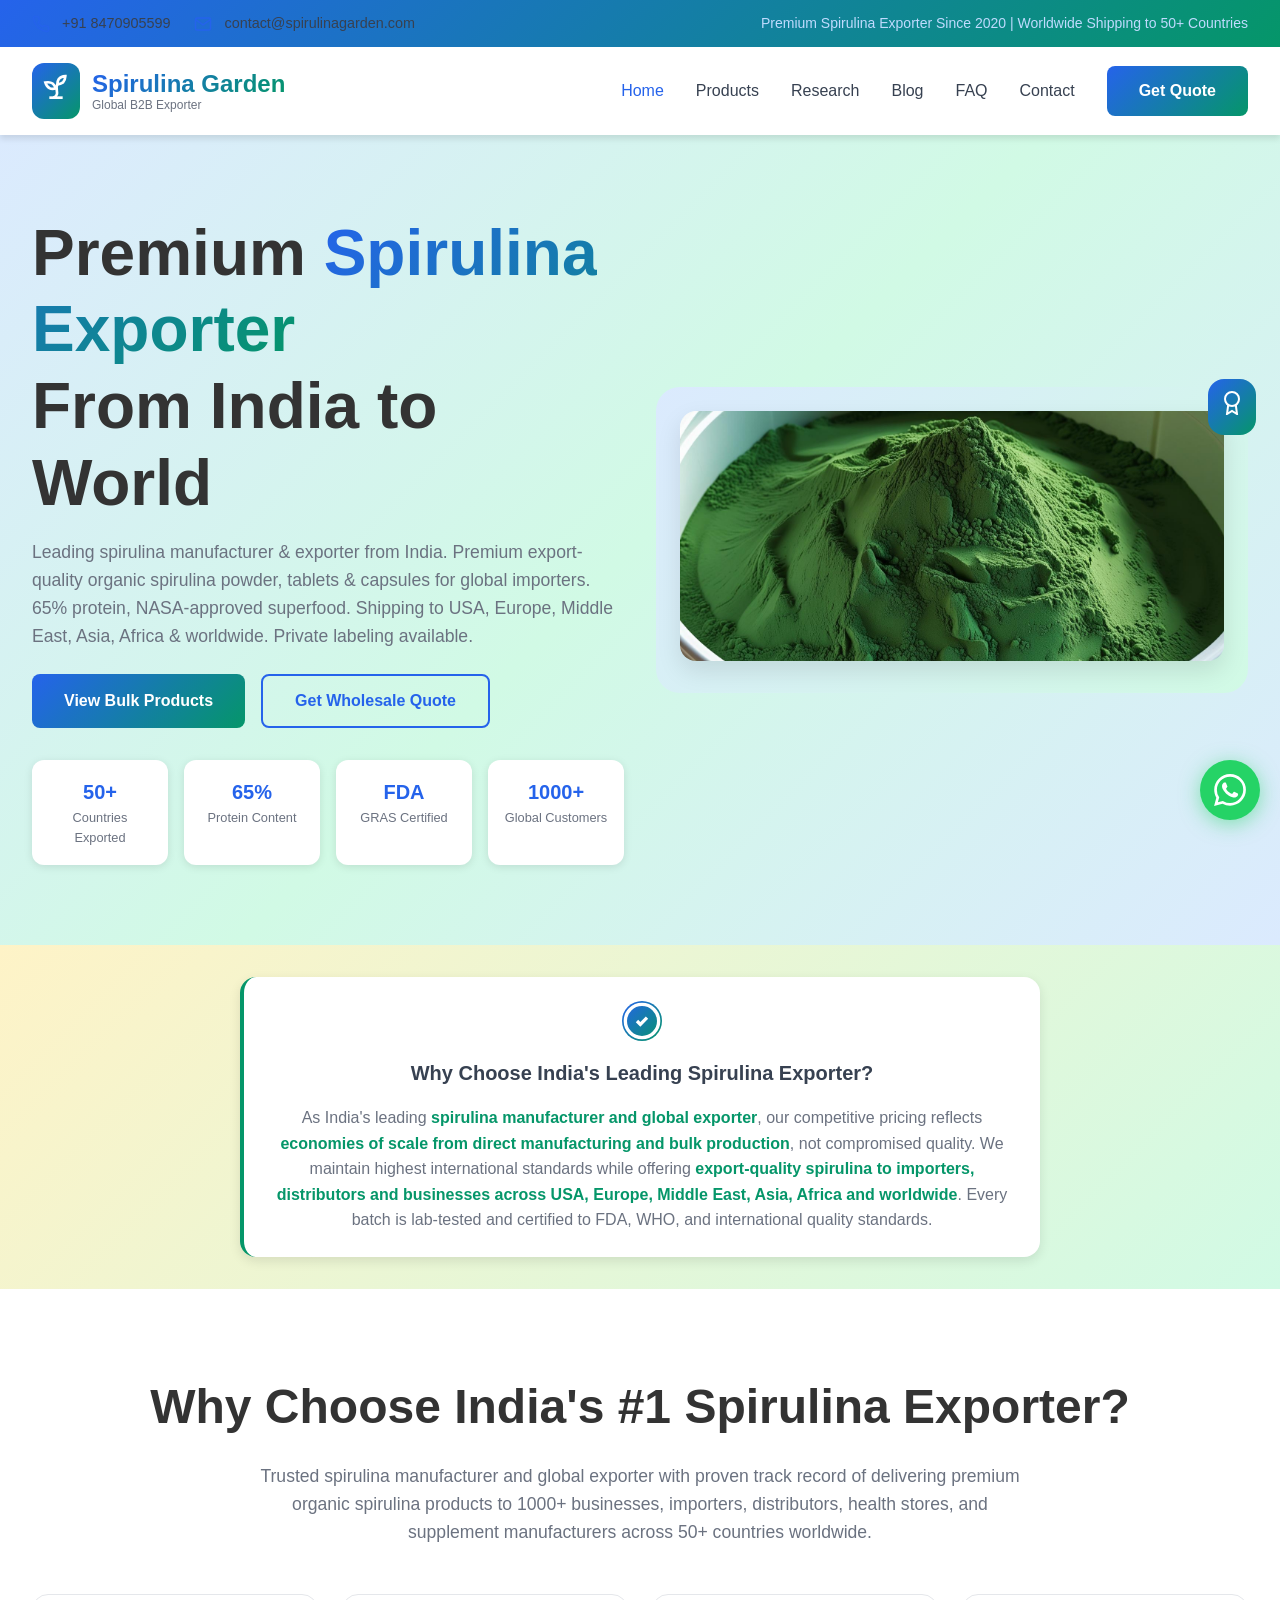
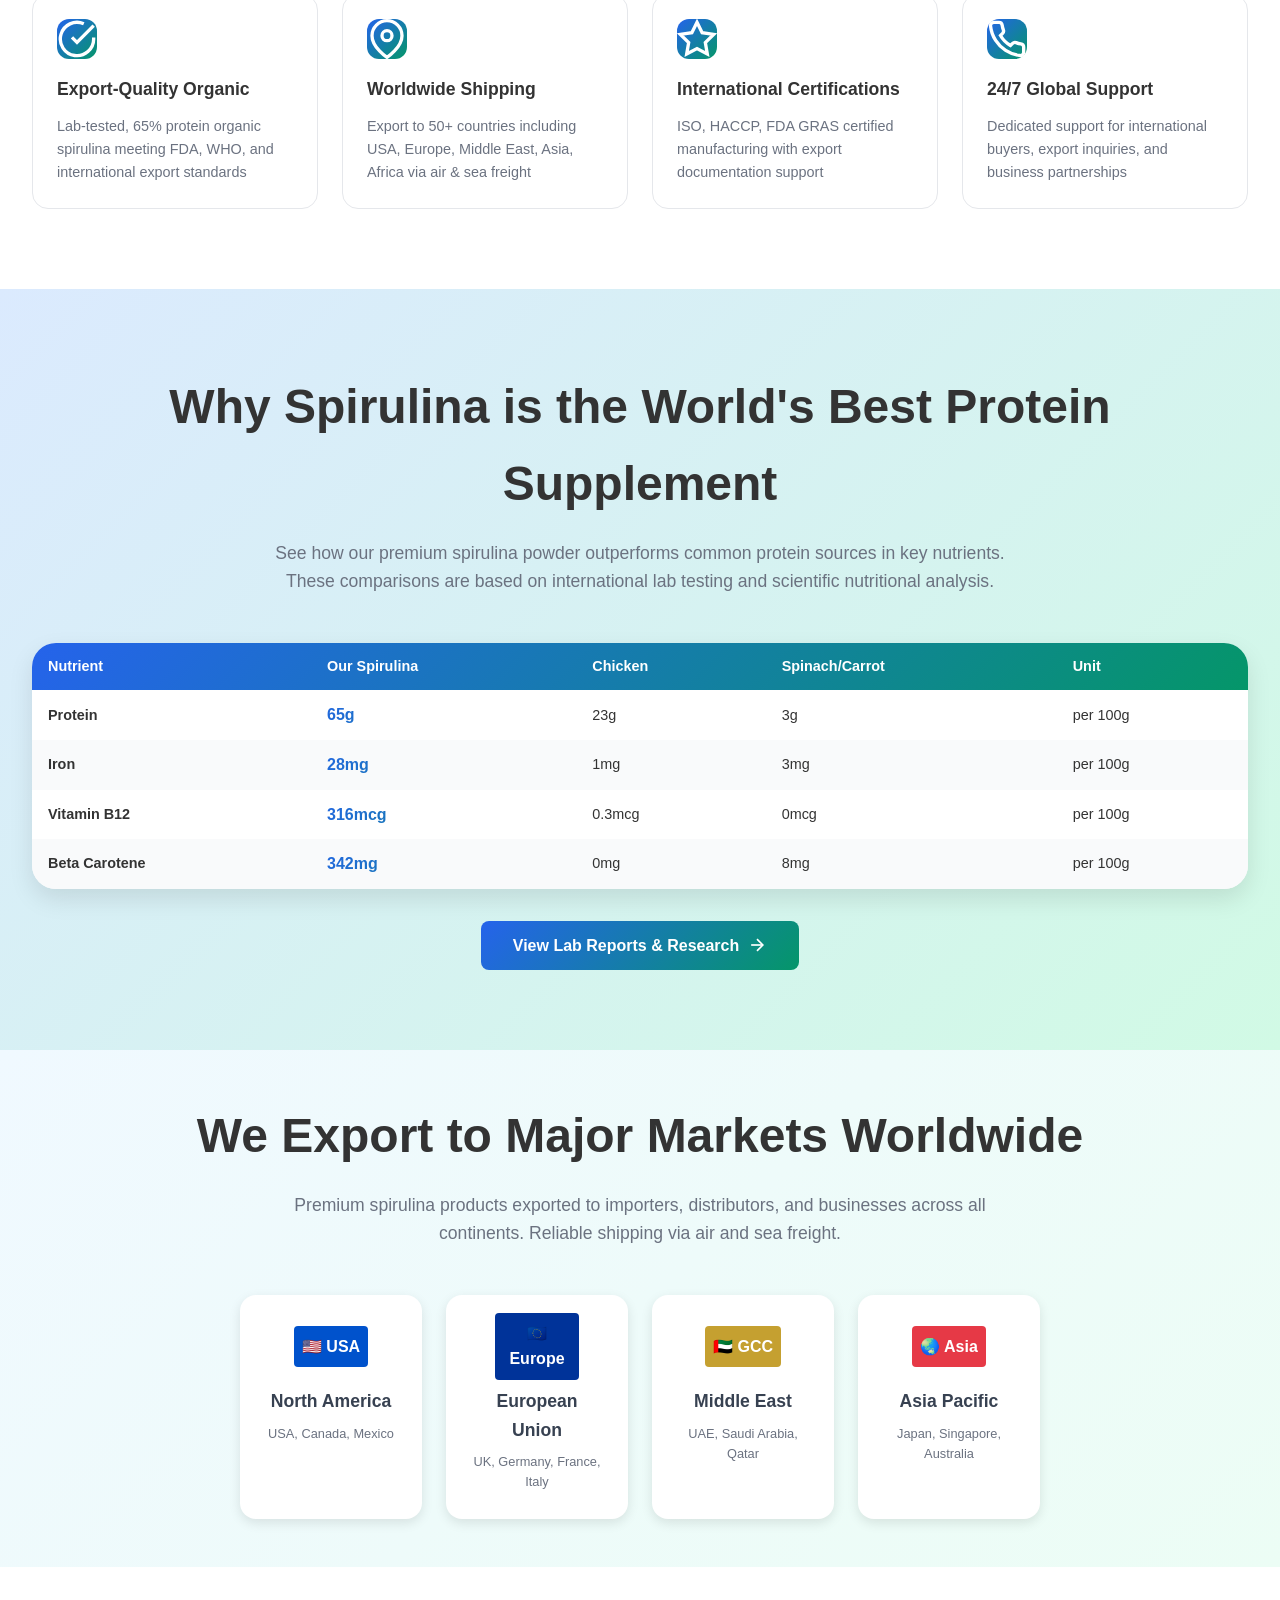
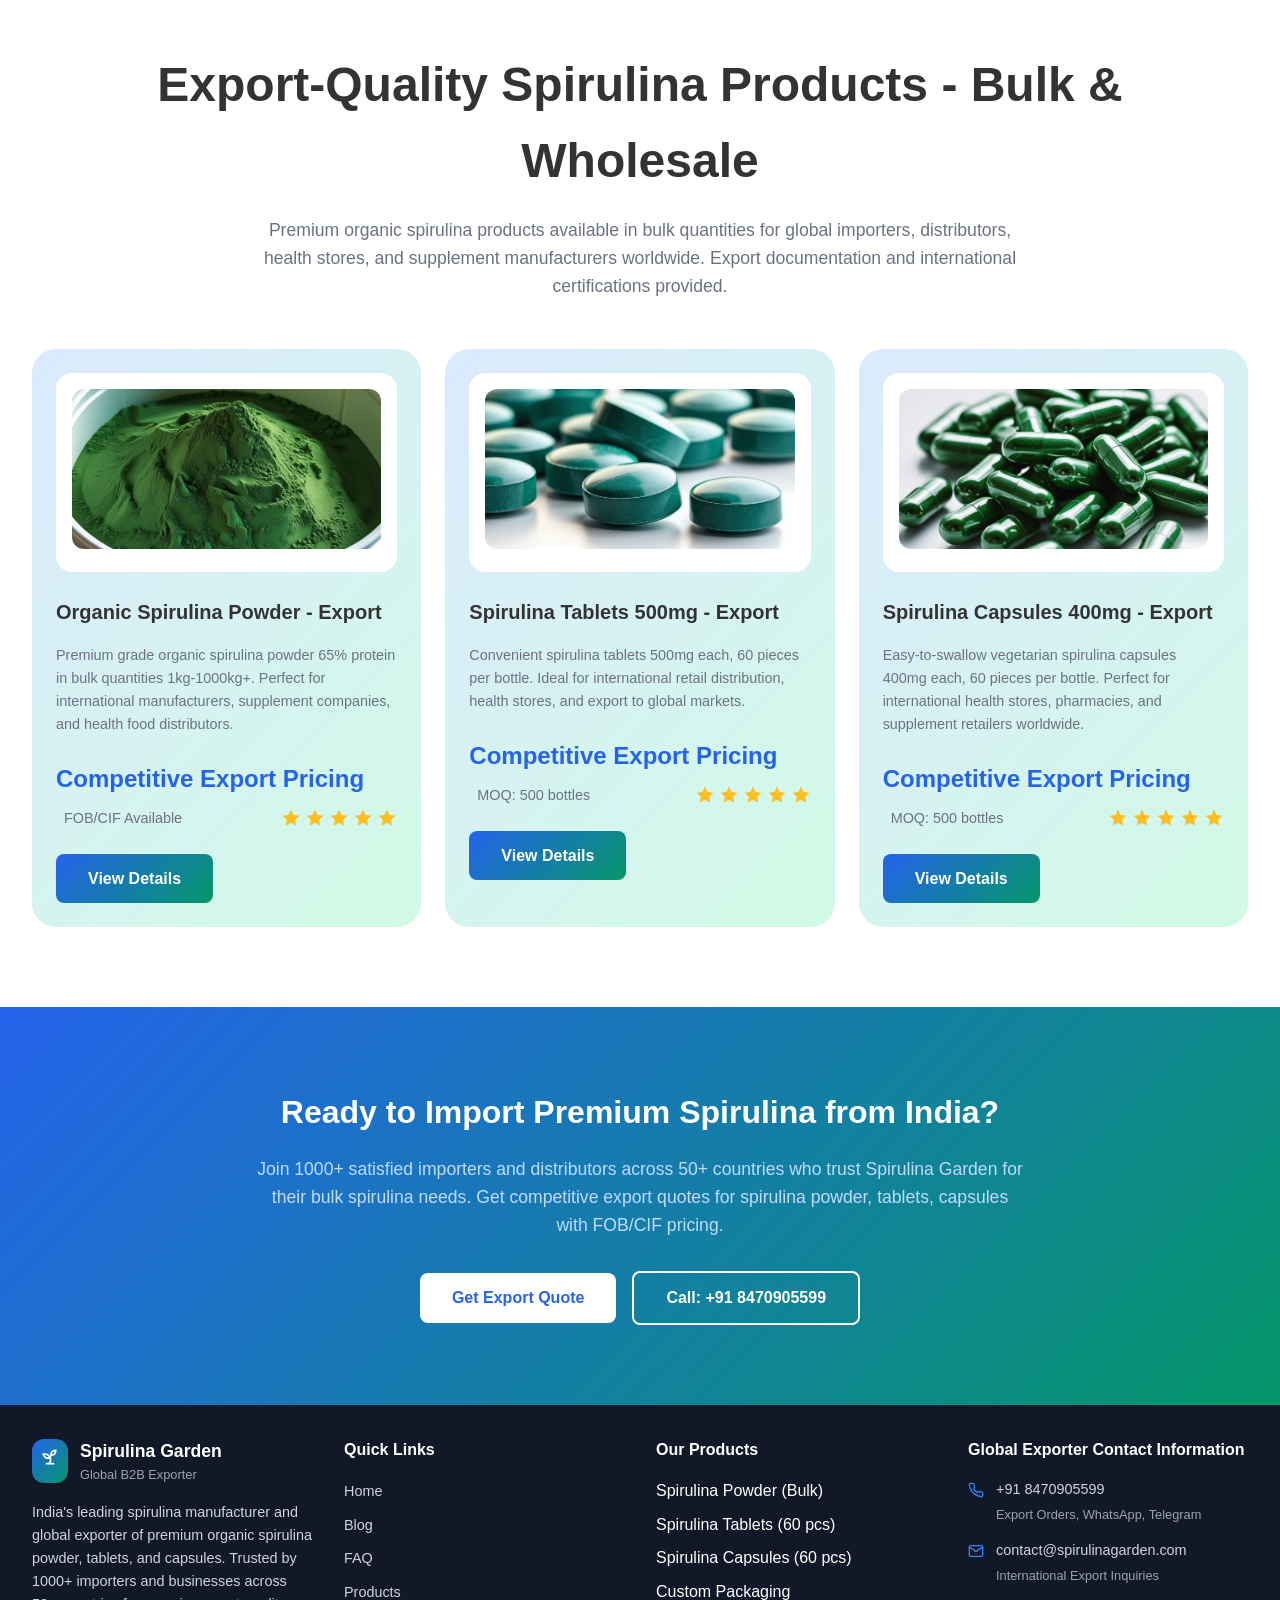
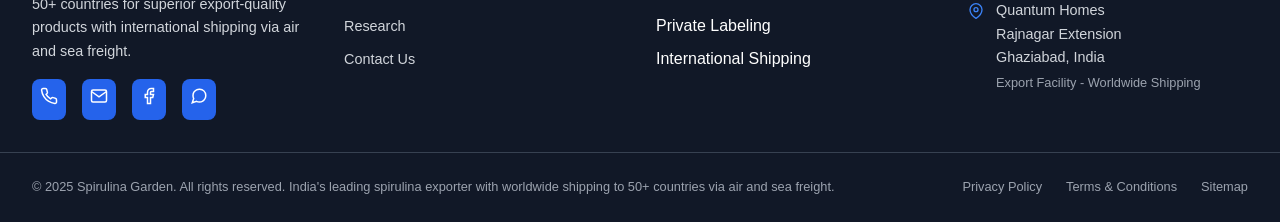
<file: index.html>
<!DOCTYPE html>
<html lang="en">
<head>
    <meta charset="UTF-8">
    <meta name="viewport" content="width=device-width, initial-scale=1.0">
    <title>Premium Spirulina Exporter India | Bulk Spirulina Powder Manufacturer | Wholesale Spirulina Tablets & Capsules - Global Export - Spirulina Garden</title>
    <meta name="description" content="Leading spirulina exporter from India. Premium bulk spirulina powder, tablets & capsules for global importers. Export-quality organic spirulina, private labeling, worldwide shipping to USA, Europe, Middle East, Asia, Africa. 65% protein, FDA/WHO compliant. Get export quotes now!">
    <meta name="keywords" content="spirulina exporter India, bulk spirulina export, spirulina importer, wholesale spirulina international, spirulina powder export, spirulina tablets export, spirulina capsules wholesale, organic spirulina exporter, spirulina manufacturer India, spirulina supplier worldwide, spirulina USA import, spirulina Europe export, spirulina Middle East, spirulina Africa export, spirulina Asia Pacific, international spirulina supplier, B2B spirulina export, spirulina private label export, spirulina global supplier, export quality spirulina, spirulina container shipment, spirulina bulk order international">
    <meta name="robots" content="index, follow, max-snippet:-1, max-image-preview:large, max-video-preview:-1">
    <meta name="author" content="Spirulina Garden">
    <meta name="geo.region" content="IN-UP">
    <meta name="geo.placename" content="Ghaziabad, India">
    <meta name="geo.position" content="28.6692;77.4538">
    <meta name="ICBM" content="28.6692, 77.4538">
    <meta property="og:title" content="Spirulina Garden - Premium Spirulina Exporter from India | Global B2B Supplier">
    <meta property="og:description" content="Leading spirulina exporter from India. Premium bulk spirulina powder, tablets & capsules for global importers. Export to USA, Europe, Middle East, Asia, Africa with worldwide shipping.">
    <meta property="og:type" content="website">
    <meta property="og:url" content="https://spirulinagarden.com">
    <meta property="og:image" content="https://spirulinagarden.com/images/spirulina powder in bulk.jpg">
    <meta property="og:site_name" content="Spirulina Garden">
    <meta name="twitter:card" content="summary_large_image">
    <meta name="twitter:title" content="Spirulina Garden - Premium Spirulina Exporter from India | Global Supplier">
    <meta name="twitter:description" content="Leading spirulina exporter from India. Premium bulk spirulina for global importers. Export-quality organic spirulina with worldwide shipping.">
    <meta name="twitter:image" content="https://spirulinagarden.com/images/spirulina powder in bulk.jpg">
    <link rel="canonical" href="https://spirulinagarden.com/">
    <link rel="alternate" hreflang="en" href="https://spirulinagarden.com/">
    <link rel="alternate" hreflang="hi" href="https://spirulinagarden.com/hi/">
    <link rel="alternate" hreflang="x-default" href="https://spirulinagarden.com/">
    <link rel="preload" href="images/spirulina powder in bulk.jpg" as="image">
    <link rel="preload" href="styles.css" as="style">
    <link rel="stylesheet" href="styles.css">
    <link rel="icon" type="image/svg+xml" href="data:image/svg+xml,%3Csvg xmlns='http://www.w3.org/2000/svg' viewBox='0 0 24 24' fill='none' stroke='%23059669' stroke-width='2'%3E%3Cpath d='M7 20h10'/%3E%3Cpath d='M10 20c5.5-2.5.8-6.4 3-10'/%3E%3Cpath d='M9.5 9.4c1.1.8 1.8 2.2 2.3 3.7-2 .4-3.5.4-4.8-.3-1.2-.6-2.3-1.9-3-4.2 2.8-.5 4.4 0 5.5.8z'/%3E%3Cpath d='M14.1 6a7 7 0 0 0-1.1 4c1.9-.1 3.3-.7 4.3-1.4 1-1.1 1.6-2.7 1.7-4.7-2.7.1-4 1-4.9 2.1z'/%3E%3C/svg%3E">
    
    <!-- Structured Data for SEO -->
    <script type="application/ld+json">
    {
        "@context": "https://schema.org",
        "@type": ["Organization", "Manufacturer", "Store"],
        "name": "Spirulina Garden",
        "description": "India's leading spirulina manufacturer and bulk supplier of premium organic spirulina powder, tablets & capsules with worldwide shipping",
        "url": "https://spirulinagarden.com",
        "foundingDate": "2020",
        "slogan": "Premium Global Spirulina Supplier Since 2020",
        "keywords": "spirulina supplier India, bulk spirulina manufacturer, wholesale spirulina powder, organic spirulina",
        "logo": "https://spirulinagarden.com/images/spirulina-garden-logo.webp",
        "image": "https://spirulinagarden.com/images/spirulina-powder-bulk.webp",
        "contactPoint": {
            "@type": "ContactPoint",
            "telephone": "+91-8470905599",
            "contactType": ["customer service", "sales", "technical support"],
            "email": "contact@spirulinagarden.com",
            "availableLanguage": ["English", "Hindi"],
            "areaServed": ["IN", "US", "GB", "CA", "AU", "DE", "FR", "JP", "SG", "AE", "Worldwide"]
        },
        "address": {
            "@type": "PostalAddress",
            "streetAddress": "Quantum Homes, Rajnagar Extension",
            "addressLocality": "Ghaziabad",
            "addressRegion": "Uttar Pradesh",
            "postalCode": "201017",
            "addressCountry": "India"
        },
        "aggregateRating": {
            "@type": "AggregateRating",
            "ratingValue": "4.8",
            "reviewCount": "247",
            "bestRating": "5",
            "worstRating": "1"
        },
        "sameAs": [
            "http://facebook.com/spirulinagarden",
            "https://www.amazon.in/spirulina-garden",
            "https://www.flipkart.com/spirulina-garden",
            "https://www.meesho.com/spirulina-garden",
            "https://www.1mg.com/spirulina-garden"
        ],
        "serviceArea": {
            "@type": "GeoCircle",
            "geoMidpoint": {
                "@type": "GeoCoordinates",
                "latitude": "28.6139",
                "longitude": "77.2090"
            },
            "geoRadius": "20000000"
        },
        "hasOfferCatalog": {
            "@type": "OfferCatalog",
            "name": "Premium Spirulina Products - Bulk & Wholesale",
            "itemListElement": [
                {
                    "@type": "Offer",
                    "itemOffered": {
                        "@type": "Product",
                        "name": "Premium Organic Spirulina Powder Bulk",
                        "description": "High-quality organic spirulina powder 65% protein in bulk quantities 1kg-1000kg for B2B customers, manufacturers, distributors",
                        "category": "Health Supplements",
                        "brand": "Spirulina Garden",
                        "sku": "SG-SP-BULK",
                        "gtin": "8901234567890"
                    },
                    "price": "350",
                    "priceCurrency": "INR",
                    "availability": "https://schema.org/InStock"
                },
                {
                    "@type": "Offer",
                    "itemOffered": {
                        "@type": "Product",
                        "name": "Spirulina Tablets 500mg - 60 Pieces",
                        "description": "Premium spirulina tablets 500mg each, 60 pieces per bottle for retail distribution and health stores",
                        "category": "Health Supplements",
                        "brand": "Spirulina Garden",
                        "sku": "SG-ST-60",
                        "gtin": "8901234567891"
                    },
                    "price": "95",
                    "priceCurrency": "INR",
                    "availability": "https://schema.org/InStock"
                },
                {
                    "@type": "Offer",
                    "itemOffered": {
                        "@type": "Product",
                        "name": "Spirulina Capsules 400mg - 60 Pieces",
                        "description": "Vegetarian spirulina capsules 400mg each, 60 pieces per bottle for health-conscious consumers and supplement stores",
                        "category": "Health Supplements",
                        "brand": "Spirulina Garden",
                        "sku": "SG-SC-60",
                        "gtin": "8901234567892"
                    },
                    "price": "95",
                    "priceCurrency": "INR",
                    "availability": "https://schema.org/InStock"
                }
            ]
        },
        "makesOffer": [
            {
                "@type": "Offer",
                "name": "Bulk Spirulina Wholesale",
                "description": "Wholesale bulk spirulina powder, tablets, capsules for businesses, distributors, manufacturers"
            },
            {
                "@type": "Offer", 
                "name": "Private Label Spirulina",
                "description": "Custom private labeling and packaging services for spirulina products"
            },
            {
                "@type": "Offer",
                "name": "Organic Spirulina Supply",
                "description": "Certified organic spirulina products for health food stores and supplement companies"
            }
        ]
    }
    </script>

    <!-- Product Schema -->
    <script type="application/ld+json">
    {
        "@context": "https://schema.org",
        "@type": "Product",
        "name": "Premium Organic Spirulina Powder - Bulk Wholesale",
        "description": "NASA-researched premium organic spirulina powder with 65% protein content, iron, vitamin B12, available in bulk quantities 1kg-1000kg for B2B customers, manufacturers, distributors worldwide. Best spirulina supplier in India.",
        "category": "Health Supplements",
        "sku": "SG-SPIRULINA-BULK",
        "gtin": "8901234567890",
        "brand": {
            "@type": "Brand",
            "name": "Spirulina Garden"
        },
        "manufacturer": {
            "@type": "Organization",
            "name": "Spirulina Garden"
        },
        "image": [
            "https://spirulinagarden.com/images/spirulina powder in bulk.jpg",
            "https://spirulinagarden.com/images/spirulina tablets.jpg",
            "https://spirulinagarden.com/images/spirulina capsules (1).jpg"
        ],
        "offers": {
            "@type": "Offer",
            "price": "350-600",
            "priceCurrency": "INR",
            "priceSpecification": {
                "@type": "PriceSpecification",
                "minPrice": "350",
                "maxPrice": "600",
                "priceCurrency": "INR",
                "valueAddedTaxIncluded": false
            },
            "priceValidUntil": "2025-12-31",
            "availability": "https://schema.org/InStock",
            "itemCondition": "https://schema.org/NewCondition",
            "warranty": "24 months",
            "seller": {
                "@type": "Organization",
                "name": "Spirulina Garden"
            },
            "shippingDetails": {
                "@type": "OfferShippingDetails",
                "shippingRate": {
                    "@type": "MonetaryAmount",
                    "value": "0",
                    "currency": "INR"
                },
                "deliveryTime": {
                    "@type": "ShippingDeliveryTime",
                    "handlingTime": {
                        "@type": "QuantitativeValue",
                        "minValue": 1,
                        "maxValue": 2,
                        "unitCode": "DAY"
                    },
                    "transitTime": {
                        "@type": "QuantitativeValue", 
                        "minValue": 2,
                        "maxValue": 7,
                        "unitCode": "DAY"
                    }
                }
            }
        },
        "aggregateRating": {
            "@type": "AggregateRating",
            "ratingValue": "4.8",
            "reviewCount": "247",
            "bestRating": "5",
            "worstRating": "1"
        },
        "additionalProperty": [
            {
                "@type": "PropertyValue",
                "name": "Protein Content",
                "value": "65-70%"
            },
            {
                "@type": "PropertyValue", 
                "name": "Iron Content",
                "value": "28mg per 100g"
            },
            {
                "@type": "PropertyValue",
                "name": "Vitamin B12",
                "value": "316mcg per 100g"
            },
            {
                "@type": "PropertyValue",
                "name": "Shelf Life",
                "value": "24 months"
            }
        ]
    }
    </script>

    <!-- FAQ Schema -->
    <script type="application/ld+json">
    {
        "@context": "https://schema.org",
        "@type": "FAQPage",
        "mainEntity": [
            {
                "@type": "Question",
                "name": "What is the minimum order quantity for bulk spirulina powder in India?",
                "acceptedAnswer": {
                    "@type": "Answer",
                    "text": "Spirulina Powder: 1kg minimum order (best wholesale prices at 25kg+), Spirulina Tablets/Capsules: 100 bottles minimum, Custom Packaging: 500 units minimum. Bulk orders above 100kg get additional 10-15% discounts. We are leading spirulina supplier in India with competitive pricing."
                }
            },
            {
                "@type": "Question",
                "name": "Why are your spirulina powder prices so competitive compared to other suppliers?",
                "acceptedAnswer": {
                    "@type": "Answer",
                    "text": "Our competitive spirulina powder pricing (₹350-600/kg) reflects bulk manufacturing economies and direct supplier model, not compromised quality. We eliminate 3-4 middleman markups by selling directly to businesses. Retail stores add 200-300% markup, while we offer wholesale prices with same premium organic quality. As leading spirulina manufacturer in India, we provide best bulk rates."
                }
            },
            {
                "@type": "Question",
                "name": "What is the protein content in your spirulina powder and tablets?",
                "acceptedAnswer": {
                    "@type": "Answer",
                    "text": "Our premium spirulina powder and tablets contain 65-70% protein - among the highest in India. This includes all 9 essential amino acids in optimal ratios for complete nutrition. We guarantee minimum 65% protein content with NABL lab verification certificates. Higher than most spirulina suppliers in India."
                }
            },
            {
                "@type": "Question",
                "name": "Do you supply organic spirulina powder in bulk quantities?",
                "acceptedAnswer": {
                    "@type": "Answer",
                    "text": "Yes, we supply certified organic spirulina powder in bulk quantities from 1kg to 1000kg. Our organic spirulina is pesticide-free, chemical-free with organic certification. Available at 20-30% premium over regular spirulina. We are leading organic spirulina supplier in India with worldwide shipping."
                }
            },
            {
                "@type": "Question", 
                "name": "What are spirulina tablets and capsules prices for wholesale?",
                "acceptedAnswer": {
                    "@type": "Answer",
                    "text": "Spirulina tablets (500mg, 60 pieces): ₹95-150 per bottle wholesale. Spirulina capsules (400mg, 60 pieces): ₹95-150 per bottle wholesale. Minimum order 100 bottles. Bulk discounts available for 500+ bottles. Best wholesale rates for spirulina tablets and capsules in India."
                }
            }
        ]
    }
    </script>
</head>
<body>
    <!-- Header -->
    <header class="header">
        <!-- Top Contact Bar -->
        <div class="top-bar">
            <div class="container">
                <div class="top-bar-content">
                    <div class="contact-info">
                        <div class="contact-item">
                            <svg class="icon" viewBox="0 0 24 24" fill="none" stroke="currentColor" stroke-width="2" aria-hidden="true">
                                <path d="M22 16.92v3a2 2 0 0 1-2.18 2 19.79 19.79 0 0 1-8.63-3.07 19.5 19.5 0 0 1-6-6 19.79 19.79 0 0 1-3.07-8.67A2 2 0 0 1 4.11 2h3a2 2 0 0 1 2 1.72 12.84 12.84 0 0 0 .7 2.81 2 2 0 0 1-.45 2.11L8.09 9.91a16 16 0 0 0 6 6l1.27-1.27a2 2 0 0 1 2.11-.45 12.84 12.84 0 0 0 2.81.7A2 2 0 0 1 22 16.92z"/>
                            </svg>
                            <span>+91 8470905599</span>
                        </div>
                        <div class="contact-item">
                            <svg class="icon" viewBox="0 0 24 24" fill="none" stroke="currentColor" stroke-width="2" aria-hidden="true">
                                <path d="M4 4h16c1.1 0 2 .9 2 2v12c0 1.1-.9 2-2 2H4c-1.1 0-2-.9-2-2V6c0-1.1.9-2 2-2z"/>
                                <polyline points="22,6 12,13 2,6"/>
                            </svg>
                            <span>contact@spirulinagarden.com</span>
                        </div>
                    </div>
                    <div class="tagline">
                        <span>Premium Spirulina Exporter Since 2020 | Worldwide Shipping to 50+ Countries</span>
                    </div>
                </div>
            </div>
        </div>

        <!-- Main Header -->
        <div class="main-header">
            <div class="container">
                <div class="header-content">
                    <!-- Logo -->
                    <a href="index.html" class="logo" aria-label="Spirulina Garden - Global B2B Supplier">
                        <div class="logo-icon">
                            <svg viewBox="0 0 24 24" fill="none" stroke="currentColor" stroke-width="2" aria-hidden="true">
                                <path d="M7 20h10"/>
                                <path d="M10 20c5.5-2.5.8-6.4 3-10"/>
                                <path d="M9.5 9.4c1.1.8 1.8 2.2 2.3 3.7-2 .4-3.5.4-4.8-.3-1.2-.6-2.3-1.9-3-4.2 2.8-.5 4.4 0 5.5.8z"/>
                                <path d="M14.1 6a7 7 0 0 0-1.1 4c1.9-.1 3.3-.7 4.3-1.4 1-1.1 1.6-2.7 1.7-4.7-2.7.1-4 1-4.9 2.1z"/>
                            </svg>
                        </div>
                        <div class="logo-text">
                            <h1>Spirulina Garden</h1>
                            <p>Global B2B Exporter</p>
                        </div>
                    </a>

                    <!-- Desktop Navigation -->
                    <nav class="desktop-nav" role="navigation" aria-label="Main navigation">
                        <a href="index.html" class="nav-link active" aria-current="page">Home</a>
                        <a href="products.html" class="nav-link">Products</a>
                        <a href="research.html" class="nav-link">Research</a>
                        <a href="blog.html" class="nav-link">Blog</a>
                        <a href="faq.html" class="nav-link">FAQ</a>
                        <a href="contact.html" class="nav-link">Contact</a>
                        <a href="contact.html" class="btn btn-primary">Get Quote</a>
                    </nav>

                    <!-- Mobile Menu Button -->
                    <button class="mobile-menu-btn" onclick="toggleMobileMenu()" aria-label="Toggle mobile menu" aria-expanded="false">
                        <span class="hamburger"></span>
                        <span class="hamburger"></span>
                        <span class="hamburger"></span>
                    </button>
                </div>

                <!-- Mobile Navigation -->
                <nav class="mobile-nav" id="mobileNav" role="navigation" aria-label="Mobile navigation">
                    <a href="index.html" class="mobile-nav-link">Home</a>
                    <a href="products.html" class="mobile-nav-link">Products</a>
                    <a href="research.html" class="mobile-nav-link">Research</a>
                    <a href="blog.html" class="mobile-nav-link">Blog</a>
                    <a href="faq.html" class="mobile-nav-link">FAQ</a>
                    <a href="contact.html" class="mobile-nav-link">Contact</a>
                    <a href="contact.html" class="btn btn-primary">Get Quote</a>
                </nav>
            </div>
        </div>
    </header>

    <!-- Main Content -->
    <main id="main" role="main">
        <!-- Hero Section -->
        <section class="hero" aria-labelledby="hero-title">
            <div class="container">
                <div class="hero-content">
                    <div class="hero-text">
                        <h1 id="hero-title" class="hero-title">
                            Premium <span class="gradient-text">Spirulina Exporter</span><br>From India to World
                        </h1>
                        <p class="hero-description">
                            Leading spirulina manufacturer & exporter from India. Premium export-quality organic spirulina powder, tablets & capsules for global importers. 
                            65% protein, NASA-approved superfood. Shipping to USA, Europe, Middle East, Asia, Africa & worldwide. Private labeling available.
                        </p>
                        <div class="hero-buttons">
                            <a href="products.html" class="btn btn-primary">View Bulk Products</a>
                            <a href="contact.html" class="btn btn-secondary">Get Wholesale Quote</a>
                        </div>
                        <div class="hero-stats">
                            <div class="stat">
                                <div class="stat-number">50+</div>
                                <div class="stat-label">Countries Exported</div>
                            </div>
                            <div class="stat">
                                <div class="stat-number">65%</div>
                                <div class="stat-label">Protein Content</div>
                            </div>
                            <div class="stat">
                                <div class="stat-number">FDA</div>
                                <div class="stat-label">GRAS Certified</div>
                            </div>
                            <div class="stat">
                                <div class="stat-number">1000+</div>
                                <div class="stat-label">Global Customers</div>
                            </div>
                        </div>
                    </div>
                    <div class="hero-image">
                        <div class="image-container">
                            <img src="images/spirulina powder in bulk.jpg" alt="Premium Spirulina Products - Bulk Powder, Tablets and Capsules for B2B Wholesale" width="600" height="400" loading="eager">
                            <div class="award-badge" aria-label="Award winning quality">
                                <svg viewBox="0 0 24 24" fill="none" stroke="currentColor" stroke-width="2" aria-hidden="true">
                                    <circle cx="12" cy="8" r="7"/>
                                    <polyline points="8.21,13.89 7,23 12,20 17,23 15.79,13.88"/>
                                </svg>
                            </div>
                        </div>
                    </div>
                </div>
            </div>
        </section>

        <!-- Bulk Pricing Notice -->
        <section class="bulk-pricing-notice" aria-labelledby="pricing-notice-title">
            <div class="container">
                <div class="notice-content">
                    <div class="notice-icon" aria-hidden="true">
                        <svg viewBox="0 0 24 24" fill="none" stroke="currentColor" stroke-width="2">
                            <path d="M9 12l2 2 4-4"/>
                            <circle cx="12" cy="12" r="10"/>
                        </svg>
                    </div>
                    <h3 id="pricing-notice-title">Why Choose India's Leading Spirulina Exporter?</h3>
                    <p>
                        As India's leading <span class="highlight">spirulina manufacturer and global exporter</span>, our competitive pricing reflects 
                        <span class="highlight">economies of scale from direct manufacturing and bulk production</span>, not compromised quality. We maintain highest international standards while offering 
                        <span class="highlight">export-quality spirulina to importers, distributors and businesses across USA, Europe, Middle East, Asia, Africa and worldwide</span>. 
                        Every batch is lab-tested and certified to FDA, WHO, and international quality standards.
                    </p>
                </div>
            </div>
        </section>

        <!-- Why Choose Us -->
        <section class="features" aria-labelledby="features-title">
            <div class="container">
                <div class="section-header">
                    <h2 id="features-title">Why Choose India's #1 Spirulina Exporter?</h2>
                    <p>Trusted spirulina manufacturer and global exporter with proven track record of delivering premium organic spirulina products to 1000+ businesses, importers, distributors, health stores, and supplement manufacturers across 50+ countries worldwide.</p>
                </div>
                <div class="features-grid">
                    <div class="feature-card">
                        <div class="feature-icon" aria-hidden="true">
                            <svg viewBox="0 0 24 24" fill="none" stroke="currentColor" stroke-width="2">
                                <path d="M22 11.08V12a10 10 0 1 1-5.93-9.14"/>
                                <polyline points="22,4 12,14.01 9,11.01"/>
                            </svg>
                        </div>
                        <h3>Export-Quality Organic</h3>
                        <p>Lab-tested, 65% protein organic spirulina meeting FDA, WHO, and international export standards</p>
                    </div>
                    <div class="feature-card">
                        <div class="feature-icon" aria-hidden="true">
                            <svg viewBox="0 0 24 24" fill="none" stroke="currentColor" stroke-width="2">
                                <path d="M21 10c0 7-9 13-9 13s-9-6-9-13a9 9 0 0 1 18 0z"/>
                                <circle cx="12" cy="10" r="3"/>
                            </svg>
                        </div>
                        <h3>Worldwide Shipping</h3>
                        <p>Export to 50+ countries including USA, Europe, Middle East, Asia, Africa via air & sea freight</p>
                    </div>
                    <div class="feature-card">
                        <div class="feature-icon" aria-hidden="true">
                            <svg viewBox="0 0 24 24" fill="none" stroke="currentColor" stroke-width="2">
                                <path d="M12 2l3.09 6.26L22 9.27l-5 4.87 1.18 6.88L12 17.77l-6.18 3.25L7 14.14 2 9.27l6.91-1.01L12 2z"/>
                            </svg>
                        </div>
                        <h3>International Certifications</h3>
                        <p>ISO, HACCP, FDA GRAS certified manufacturing with export documentation support</p>
                    </div>
                    <div class="feature-card">
                        <div class="feature-icon" aria-hidden="true">
                            <svg viewBox="0 0 24 24" fill="none" stroke="currentColor" stroke-width="2">
                                <path d="M22 16.92v3a2 2 0 0 1-2.18 2 19.79 19.79 0 0 1-8.63-3.07 19.5 19.5 0 0 1-6-6 19.79 19.79 0 0 1-3.07-8.67A2 2 0 0 1 4.11 2h3a2 2 0 0 1 2 1.72 12.84 12.84 0 0 0 .7 2.81 2 2 0 0 1-.45 2.11L8.09 9.91a16 16 0 0 0 6 6l1.27-1.27a2 2 0 0 1 2.11-.45 12.84 12.84 0 0 0 2.81.7A2 2 0 0 1 22 16.92z"/>
                            </svg>
                        </div>
                        <h3>24/7 Global Support</h3>
                        <p>Dedicated support for international buyers, export inquiries, and business partnerships</p>
                    </div>
                </div>
            </div>
        </section>

        <!-- Nutritional Comparison -->
        <section class="nutrition-comparison" aria-labelledby="nutrition-title">
            <div class="container">
                <div class="section-header">
                    <h2 id="nutrition-title">Why Spirulina is the World's Best Protein Supplement</h2>
                    <p>See how our premium spirulina powder outperforms common protein sources in key nutrients. These comparisons are based on international lab testing and scientific nutritional analysis.</p>
                </div>
                <div class="comparison-table-container">
                    <table class="comparison-table" role="table" aria-label="Nutritional comparison between spirulina and common foods">
                        <thead>
                            <tr>
                                <th scope="col">Nutrient</th>
                                <th scope="col">Our Spirulina</th>
                                <th scope="col">Chicken</th>
                                <th scope="col">Spinach/Carrot</th>
                                <th scope="col">Unit</th>
                            </tr>
                        </thead>
                        <tbody>
                            <tr>
                                <th scope="row">Protein</th>
                                <td class="highlight">65g</td>
                                <td>23g</td>
                                <td>3g</td>
                                <td>per 100g</td>
                            </tr>
                            <tr>
                                <th scope="row">Iron</th>
                                <td class="highlight">28mg</td>
                                <td>1mg</td>
                                <td>3mg</td>
                                <td>per 100g</td>
                            </tr>
                            <tr>
                                <th scope="row">Vitamin B12</th>
                                <td class="highlight">316mcg</td>
                                <td>0.3mcg</td>
                                <td>0mcg</td>
                                <td>per 100g</td>
                            </tr>
                            <tr>
                                <th scope="row">Beta Carotene</th>
                                <td class="highlight">342mg</td>
                                <td>0mg</td>
                                <td>8mg</td>
                                <td>per 100g</td>
                            </tr>
                        </tbody>
                    </table>
                </div>
                <div class="text-center">
                    <a href="research.html" class="btn btn-primary">
                        View Lab Reports & Research
                        <svg class="icon" viewBox="0 0 24 24" fill="none" stroke="currentColor" stroke-width="2" aria-hidden="true">
                            <line x1="5" y1="12" x2="19" y2="12"/>
                            <polyline points="12,5 19,12 12,19"/>
                        </svg>
                    </a>
                </div>
            </div>
        </section>

        <!-- Global Export Markets Section -->
        <section class="ecommerce-platforms" aria-labelledby="platforms-title">
            <div class="container">
                <div class="section-header">
                    <h2 id="platforms-title">We Export to Major Markets Worldwide</h2>
                    <p>Premium spirulina products exported to importers, distributors, and businesses across all continents. Reliable shipping via air and sea freight.</p>
                </div>
                <div class="platforms-grid">
                    <div class="platform-card">
                        <div class="platform-logo">
                            <div style="background: #0052cc; color: white; padding: 0.5rem; border-radius: 0.25rem; font-weight: bold; text-align: center;">🇺🇸 USA</div>
                        </div>
                        <h3>North America</h3>
                        <p>USA, Canada, Mexico</p>
                    </div>
                    <div class="platform-card">
                        <div class="platform-logo">
                            <div style="background: #003399; color: white; padding: 0.5rem; border-radius: 0.25rem; font-weight: bold; text-align: center;">🇪🇺 Europe</div>
                        </div>
                        <h3>European Union</h3>
                        <p>UK, Germany, France, Italy</p>
                    </div>
                    <div class="platform-card">
                        <div class="platform-logo">
                            <div style="background: #c5a030; color: white; padding: 0.5rem; border-radius: 0.25rem; font-weight: bold; text-align: center;">🇦🇪 GCC</div>
                        </div>
                        <h3>Middle East</h3>
                        <p>UAE, Saudi Arabia, Qatar</p>
                    </div>
                    <div class="platform-card">
                        <div class="platform-logo">
                            <div style="background: #e63946; color: white; padding: 0.5rem; border-radius: 0.25rem; font-weight: bold; text-align: center;">🌏 Asia</div>
                        </div>
                        <h3>Asia Pacific</h3>
                        <p>Japan, Singapore, Australia</p>
                    </div>
                </div>
            </div>
        </section>

        <!-- Products Preview -->
        <section class="products-preview" aria-labelledby="products-title">
            <div class="container">
                <div class="section-header">
                    <h2 id="products-title">Export-Quality Spirulina Products - Bulk & Wholesale</h2>
                    <p>Premium organic spirulina products available in bulk quantities for global importers, distributors, health stores, and supplement manufacturers worldwide. Export documentation and international certifications provided.</p>
                </div>
                <div class="products-grid">
                    <article class="product-card">
                        <div class="product-image">
                            <img src="images/spirulina powder in bulk.jpg" alt="Export-Quality Spirulina Powder - Global Wholesale Supplier" width="300" height="200" loading="lazy">
                        </div>
                        <h3>Organic Spirulina Powder - Export</h3>
                        <p>Premium grade organic spirulina powder 65% protein in bulk quantities 1kg-1000kg+. Perfect for international manufacturers, supplement companies, and health food distributors.</p>
                        <div class="product-price">
                            <span class="price">Competitive Export Pricing</span>
                            <span class="unit">FOB/CIF Available</span>
                            <div class="rating" aria-label="5 star rating">
                                <svg class="star" viewBox="0 0 24 24" fill="currentColor" aria-hidden="true">
                                    <polygon points="12,2 15.09,8.26 22,9.27 17,14.14 18.18,21.02 12,17.77 5.82,21.02 7,14.14 2,9.27 8.91,8.26"/>
                                </svg>
                                <svg class="star" viewBox="0 0 24 24" fill="currentColor" aria-hidden="true">
                                    <polygon points="12,2 15.09,8.26 22,9.27 17,14.14 18.18,21.02 12,17.77 5.82,21.02 7,14.14 2,9.27 8.91,8.26"/>
                                </svg>
                                <svg class="star" viewBox="0 0 24 24" fill="currentColor" aria-hidden="true">
                                    <polygon points="12,2 15.09,8.26 22,9.27 17,14.14 18.18,21.02 12,17.77 5.82,21.02 7,14.14 2,9.27 8.91,8.26"/>
                                </svg>
                                <svg class="star" viewBox="0 0 24 24" fill="currentColor" aria-hidden="true">
                                    <polygon points="12,2 15.09,8.26 22,9.27 17,14.14 18.18,21.02 12,17.77 5.82,21.02 7,14.14 2,9.27 8.91,8.26"/>
                                </svg>
                                <svg class="star" viewBox="0 0 24 24" fill="currentColor" aria-hidden="true">
                                    <polygon points="12,2 15.09,8.26 22,9.27 17,14.14 18.18,21.02 12,17.77 5.82,21.02 7,14.14 2,9.27 8.91,8.26"/>
                                </svg>
                            </div>
                        </div>
                        <a href="products.html" class="btn btn-primary">View Details</a>
                    </article>
                    <article class="product-card">
                        <div class="product-image">
                            <img src="images/spirulina tablets.jpg" alt="Export Spirulina Tablets - International B2B Distribution" width="300" height="200" loading="lazy">
                        </div>
                        <h3>Spirulina Tablets 500mg - Export</h3>
                        <p>Convenient spirulina tablets 500mg each, 60 pieces per bottle. Ideal for international retail distribution, health stores, and export to global markets.</p>
                        <div class="product-price">
                            <span class="price">Competitive Export Pricing</span>
                            <span class="unit">MOQ: 500 bottles</span>
                            <div class="rating" aria-label="5 star rating">
                                <svg class="star" viewBox="0 0 24 24" fill="currentColor" aria-hidden="true">
                                    <polygon points="12,2 15.09,8.26 22,9.27 17,14.14 18.18,21.02 12,17.77 5.82,21.02 7,14.14 2,9.27 8.91,8.26"/>
                                </svg>
                                <svg class="star" viewBox="0 0 24 24" fill="currentColor" aria-hidden="true">
                                    <polygon points="12,2 15.09,8.26 22,9.27 17,14.14 18.18,21.02 12,17.77 5.82,21.02 7,14.14 2,9.27 8.91,8.26"/>
                                </svg>
                                <svg class="star" viewBox="0 0 24 24" fill="currentColor" aria-hidden="true">
                                    <polygon points="12,2 15.09,8.26 22,9.27 17,14.14 18.18,21.02 12,17.77 5.82,21.02 7,14.14 2,9.27 8.91,8.26"/>
                                </svg>
                                <svg class="star" viewBox="0 0 24 24" fill="currentColor" aria-hidden="true">
                                    <polygon points="12,2 15.09,8.26 22,9.27 17,14.14 18.18,21.02 12,17.77 5.82,21.02 7,14.14 2,9.27 8.91,8.26"/>
                                </svg>
                                <svg class="star" viewBox="0 0 24 24" fill="currentColor" aria-hidden="true">
                                    <polygon points="12,2 15.09,8.26 22,9.27 17,14.14 18.18,21.02 12,17.77 5.82,21.02 7,14.14 2,9.27 8.91,8.26"/>
                                </svg>
                            </div>
                        </div>
                        <a href="products.html" class="btn btn-primary">View Details</a>
                    </article>
                    <article class="product-card">
                        <div class="product-image">
                            <img src="images/spirulina capsules (1).jpg" alt="Export Spirulina Capsules - Global Health Store Supply" width="300" height="200" loading="lazy">
                        </div>
                        <h3>Spirulina Capsules 400mg - Export</h3>
                        <p>Easy-to-swallow vegetarian spirulina capsules 400mg each, 60 pieces per bottle. Perfect for international health stores, pharmacies, and supplement retailers worldwide.</p>
                        <div class="product-price">
                            <span class="price">Competitive Export Pricing</span>
                            <span class="unit">MOQ: 500 bottles</span>
                            <div class="rating" aria-label="5 star rating">
                                <svg class="star" viewBox="0 0 24 24" fill="currentColor" aria-hidden="true">
                                    <polygon points="12,2 15.09,8.26 22,9.27 17,14.14 18.18,21.02 12,17.77 5.82,21.02 7,14.14 2,9.27 8.91,8.26"/>
                                </svg>
                                <svg class="star" viewBox="0 0 24 24" fill="currentColor" aria-hidden="true">
                                    <polygon points="12,2 15.09,8.26 22,9.27 17,14.14 18.18,21.02 12,17.77 5.82,21.02 7,14.14 2,9.27 8.91,8.26"/>
                                </svg>
                                <svg class="star" viewBox="0 0 24 24" fill="currentColor" aria-hidden="true">
                                    <polygon points="12,2 15.09,8.26 22,9.27 17,14.14 18.18,21.02 12,17.77 5.82,21.02 7,14.14 2,9.27 8.91,8.26"/>
                                </svg>
                                <svg class="star" viewBox="0 0 24 24" fill="currentColor" aria-hidden="true">
                                    <polygon points="12,2 15.09,8.26 22,9.27 17,14.14 18.18,21.02 12,17.77 5.82,21.02 7,14.14 2,9.27 8.91,8.26"/>
                                </svg>
                                <svg class="star" viewBox="0 0 24 24" fill="currentColor" aria-hidden="true">
                                    <polygon points="12,2 15.09,8.26 22,9.27 17,14.14 18.18,21.02 12,17.77 5.82,21.02 7,14.14 2,9.27 8.91,8.26"/>
                                </svg>
                            </div>
                        </div>
                        <a href="products.html" class="btn btn-primary">View Details</a>
                    </article>
                </div>
            </div>
        </section>

        <!-- Call to Action -->
        <section class="cta" aria-labelledby="cta-title">
            <div class="container">
                <div class="cta-content">
                    <h2 id="cta-title">Ready to Import Premium Spirulina from India?</h2>
                    <p>Join 1000+ satisfied importers and distributors across 50+ countries who trust Spirulina Garden for their bulk spirulina needs. Get competitive export quotes for spirulina powder, tablets, capsules with FOB/CIF pricing.</p>
                    <div class="cta-buttons">
                        <a href="contact.html" class="btn btn-white">Get Export Quote</a>
                        <a href="tel:+918470905599" class="btn btn-outline">Call: +91 8470905599</a>
                    </div>
                </div>
            </div>
        </section>
    </main>

    <!-- Footer -->
    <footer class="footer" role="contentinfo">
        <!-- Main Footer -->
        <div class="footer-main">
            <div class="container">
                <div class="footer-content">
                    <!-- Company Info -->
                    <div class="footer-section">
                        <div class="footer-logo">
                            <div class="logo-icon">
                                <svg viewBox="0 0 24 24" fill="none" stroke="currentColor" stroke-width="2" aria-hidden="true">
                                    <path d="M7 20h10"/>
                                    <path d="M10 20c5.5-2.5.8-6.4 3-10"/>
                                    <path d="M9.5 9.4c1.1.8 1.8 2.2 2.3 3.7-2 .4-3.5.4-4.8-.3-1.2-.6-2.3-1.9-3-4.2 2.8-.5 4.4 0 5.5.8z"/>
                                    <path d="M14.1 6a7 7 0 0 0-1.1 4c1.9-.1 3.3-.7 4.3-1.4 1-1.1 1.6-2.7 1.7-4.7-2.7.1-4 1-4.9 2.1z"/>
                                </svg>
                            </div>
                            <div>
                                <h3>Spirulina Garden</h3>
                                <p>Global B2B Exporter</p>
                            </div>
                        </div>
                        <p class="footer-description">
                            India's leading spirulina manufacturer and global exporter of premium organic spirulina powder, tablets, and capsules. 
                            Trusted by 1000+ importers and businesses across 50+ countries for superior export-quality products with international shipping via air and sea freight.
                        </p>
                        <div class="social-links">
                            <a href="tel:+918470905599" class="social-link" aria-label="Call us">
                                <svg viewBox="0 0 24 24" fill="none" stroke="currentColor" stroke-width="2" aria-hidden="true">
                                    <path d="M22 16.92v3a2 2 0 0 1-2.18 2 19.79 19.79 0 0 1-8.63-3.07 19.5 19.5 0 0 1-6-6 19.79 19.79 0 0 1-3.07-8.67A2 2 0 0 1 4.11 2h3a2 2 0 0 1 2 1.72 12.84 12.84 0 0 0 .7 2.81 2 2 0 0 1-.45 2.11L8.09 9.91a16 16 0 0 0 6 6l1.27-1.27a2 2 0 0 1 2.11-.45 12.84 12.84 0 0 0 2.81.7A2 2 0 0 1 22 16.92z"/>
                                </svg>
                            </a>
                            <a href="mailto:contact@spirulinagarden.com" class="social-link" aria-label="Email us">
                                <svg viewBox="0 0 24 24" fill="none" stroke="currentColor" stroke-width="2" aria-hidden="true">
                                    <path d="M4 4h16c1.1 0 2 .9 2 2v12c0 1.1-.9 2-2 2H4c-1.1 0-2-.9-2-2V6c0-1.1.9-2 2-2z"/>
                                    <polyline points="22,6 12,13 2,6"/>
                                </svg>
                            </a>
                            <a href="http://facebook.com/spirulinagarden" target="_blank" rel="noopener noreferrer" class="social-link" aria-label="Follow us on Facebook">
                                <svg viewBox="0 0 24 24" fill="none" stroke="currentColor" stroke-width="2" aria-hidden="true">
                                    <path d="M18 2h-3a5 5 0 0 0-5 5v3H7v4h3v8h4v-8h3l1-4h-4V7a1 1 0 0 1 1-1h3z"/>
                                </svg>
                            </a>
                            <a href="https://wa.me/918470905599" class="social-link" aria-label="WhatsApp us">
                                <svg viewBox="0 0 24 24" fill="none" stroke="currentColor" stroke-width="2" aria-hidden="true">
                                    <path d="M21 11.5a8.38 8.38 0 0 1-.9 3.8 8.5 8.5 0 0 1-7.6 4.7 8.38 8.38 0 0 1-3.8-.9L3 21l1.9-5.7a8.38 8.38 0 0 1-.9-3.8 8.5 8.5 0 0 1 4.7-7.6 8.38 8.38 0 0 1 3.8-.9h.5a8.48 8.48 0 0 1 8 8v.5z"/>
                                </svg>
                            </a>
                        </div>
                    </div>

                    <!-- Quick Links -->
                    <div class="footer-section">
                        <h4>Quick Links</h4>
                        <ul class="footer-links">
                            <li><a href="index.html">Home</a></li>
                            <li><a href="blog.html">Blog</a></li>
                            <li><a href="faq.html">FAQ</a></li>
                            <li><a href="products.html">Products</a></li>
                            <li><a href="research.html">Research</a></li>
                            <li><a href="contact.html">Contact Us</a></li>
                        </ul>
                    </div>

                    <!-- Products -->
                    <div class="footer-section">
                        <h4>Our Products</h4>
                        <ul class="footer-links">
                            <li>Spirulina Powder (Bulk)</li>
                            <li>Spirulina Tablets (60 pcs)</li>
                            <li>Spirulina Capsules (60 pcs)</li>
                            <li>Custom Packaging</li>
                            <li>Private Labeling</li>
                            <li>International Shipping</li>
                        </ul>
                    </div>

                    <!-- Contact Info -->
                    <div class="footer-section">
                        <h4>Global Exporter Contact Information</h4>
                        <div class="contact-details">
                            <div class="contact-detail">
                                <svg class="icon" viewBox="0 0 24 24" fill="none" stroke="currentColor" stroke-width="2" aria-hidden="true">
                                    <path d="M22 16.92v3a2 2 0 0 1-2.18 2 19.79 19.79 0 0 1-8.63-3.07 19.5 19.5 0 0 1-6-6 19.79 19.79 0 0 1-3.07-8.67A2 2 0 0 1 4.11 2h3a2 2 0 0 1 2 1.72 12.84 12.84 0 0 0 .7 2.81 2 2 0 0 1-.45 2.11L8.09 9.91a16 16 0 0 0 6 6l1.27-1.27a2 2 0 0 1 2.11-.45 12.84 12.84 0 0 0 2.81.7A2 2 0 0 1 22 16.92z"/>
                                </svg>
                                <div>
                                    <p>+91 8470905599</p>
                                    <small>Export Orders, WhatsApp, Telegram</small>
                                </div>
                            </div>
                            <div class="contact-detail">
                                <svg class="icon" viewBox="0 0 24 24" fill="none" stroke="currentColor" stroke-width="2" aria-hidden="true">
                                    <path d="M4 4h16c1.1 0 2 .9 2 2v12c0 1.1-.9 2-2 2H4c-1.1 0-2-.9-2-2V6c0-1.1.9-2 2-2z"/>
                                    <polyline points="22,6 12,13 2,6"/>
                                </svg>
                                <div>
                                    <p>contact@spirulinagarden.com</p>
                                    <small>International Export Inquiries</small>
                                </div>
                            </div>
                            <div class="contact-detail">
                                <svg class="icon" viewBox="0 0 24 24" fill="none" stroke="currentColor" stroke-width="2" aria-hidden="true">
                                    <path d="M21 10c0 7-9 13-9 13s-9-6-9-13a9 9 0 0 1 18 0z"/>
                                    <circle cx="12" cy="10" r="3"/>
                                </svg>
                                <div>
                                    <p>Quantum Homes</p>
                                    <p>Rajnagar Extension</p>
                                    <p>Ghaziabad, India</p>
                                    <small>Export Facility - Worldwide Shipping</small>
                                </div>
                            </div>
                        </div>
                    </div>
                </div>
            </div>
        </div>

        <!-- Bottom Footer -->
        <div class="footer-bottom">
            <div class="container">
                <div class="footer-bottom-content">
                    <p>&copy; 2025 Spirulina Garden. All rights reserved. India's leading spirulina exporter with worldwide shipping to 50+ countries via air and sea freight.</p>
                    <div class="footer-bottom-links">
                        <a href="privacy-policy.html">Privacy Policy</a>
                        <a href="terms-conditions.html">Terms & Conditions</a>
                        <a href="sitemap.xml">Sitemap</a>
                    </div>
                </div>
            </div>
        </div>
    </footer>

    <script src="script.js"></script>
    <script type="module" src="chatbot/chatbot.js"></script>
</body>
</html>
</file>
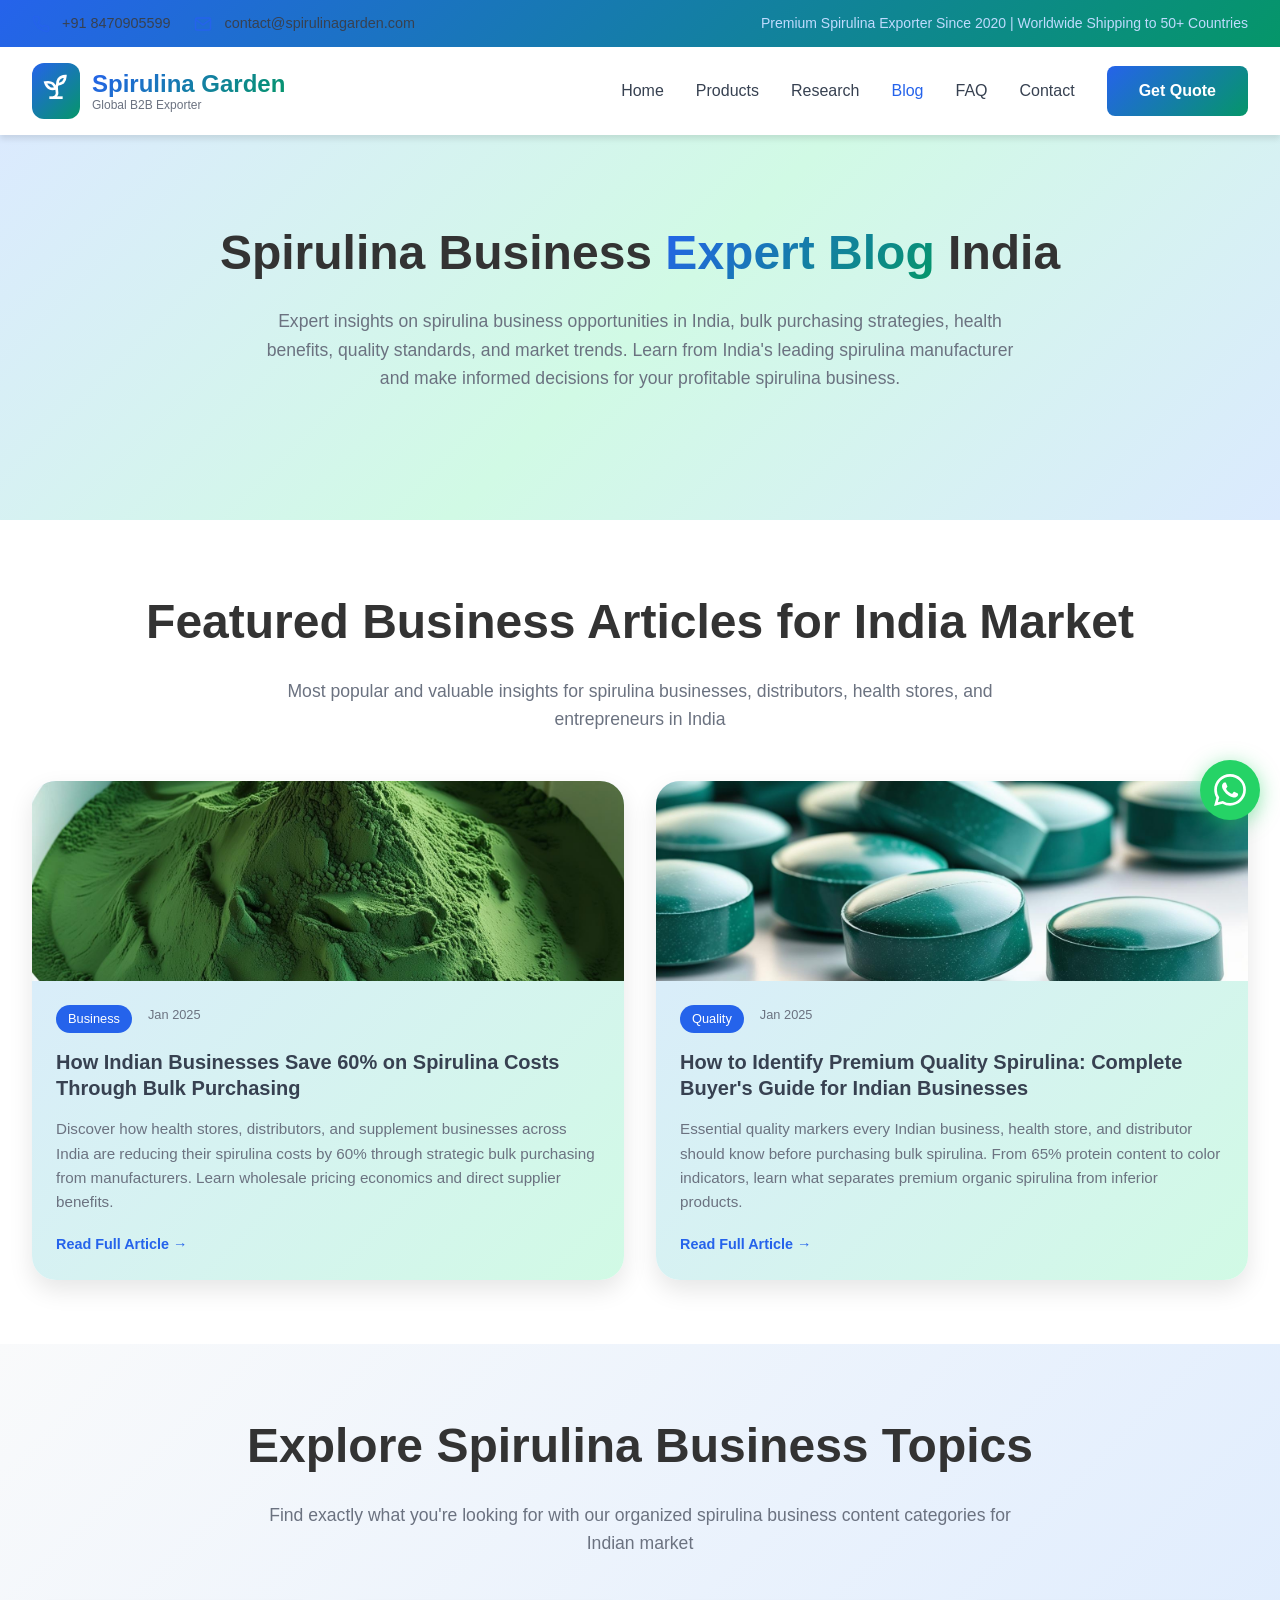
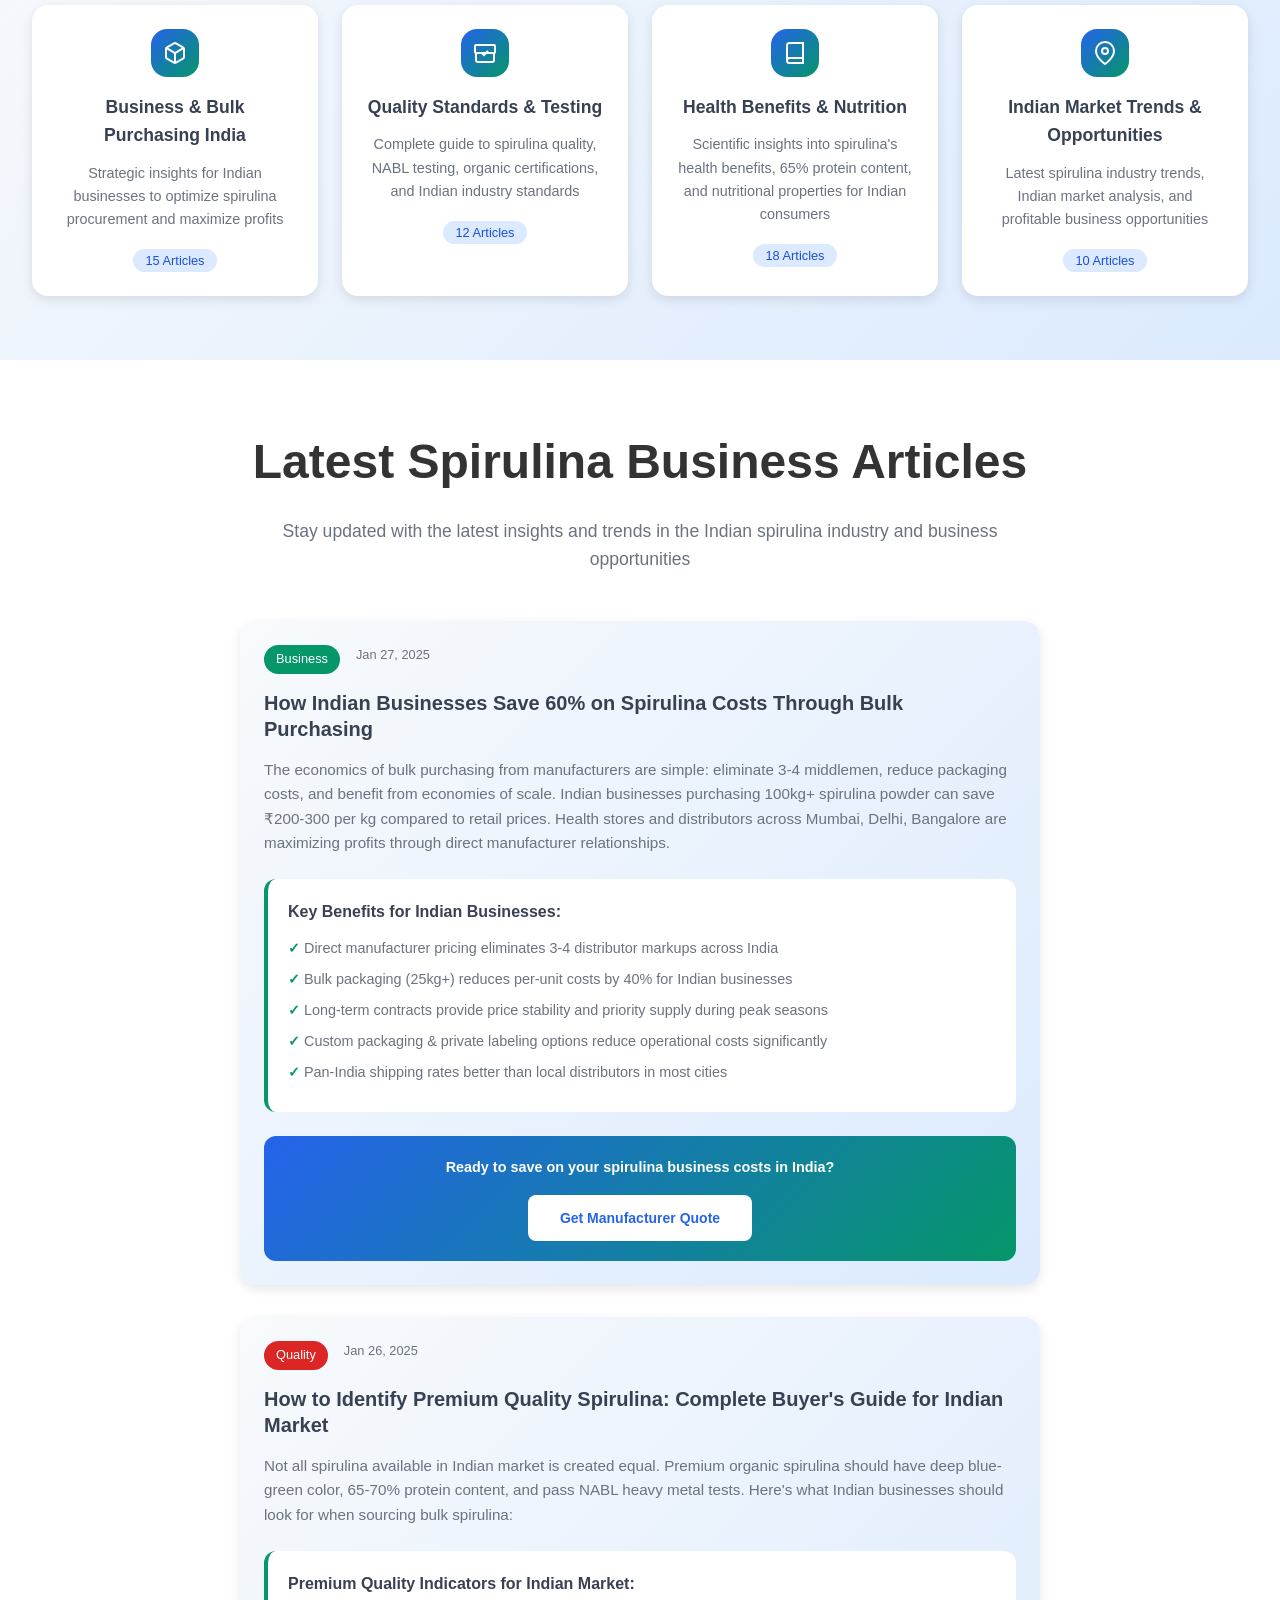
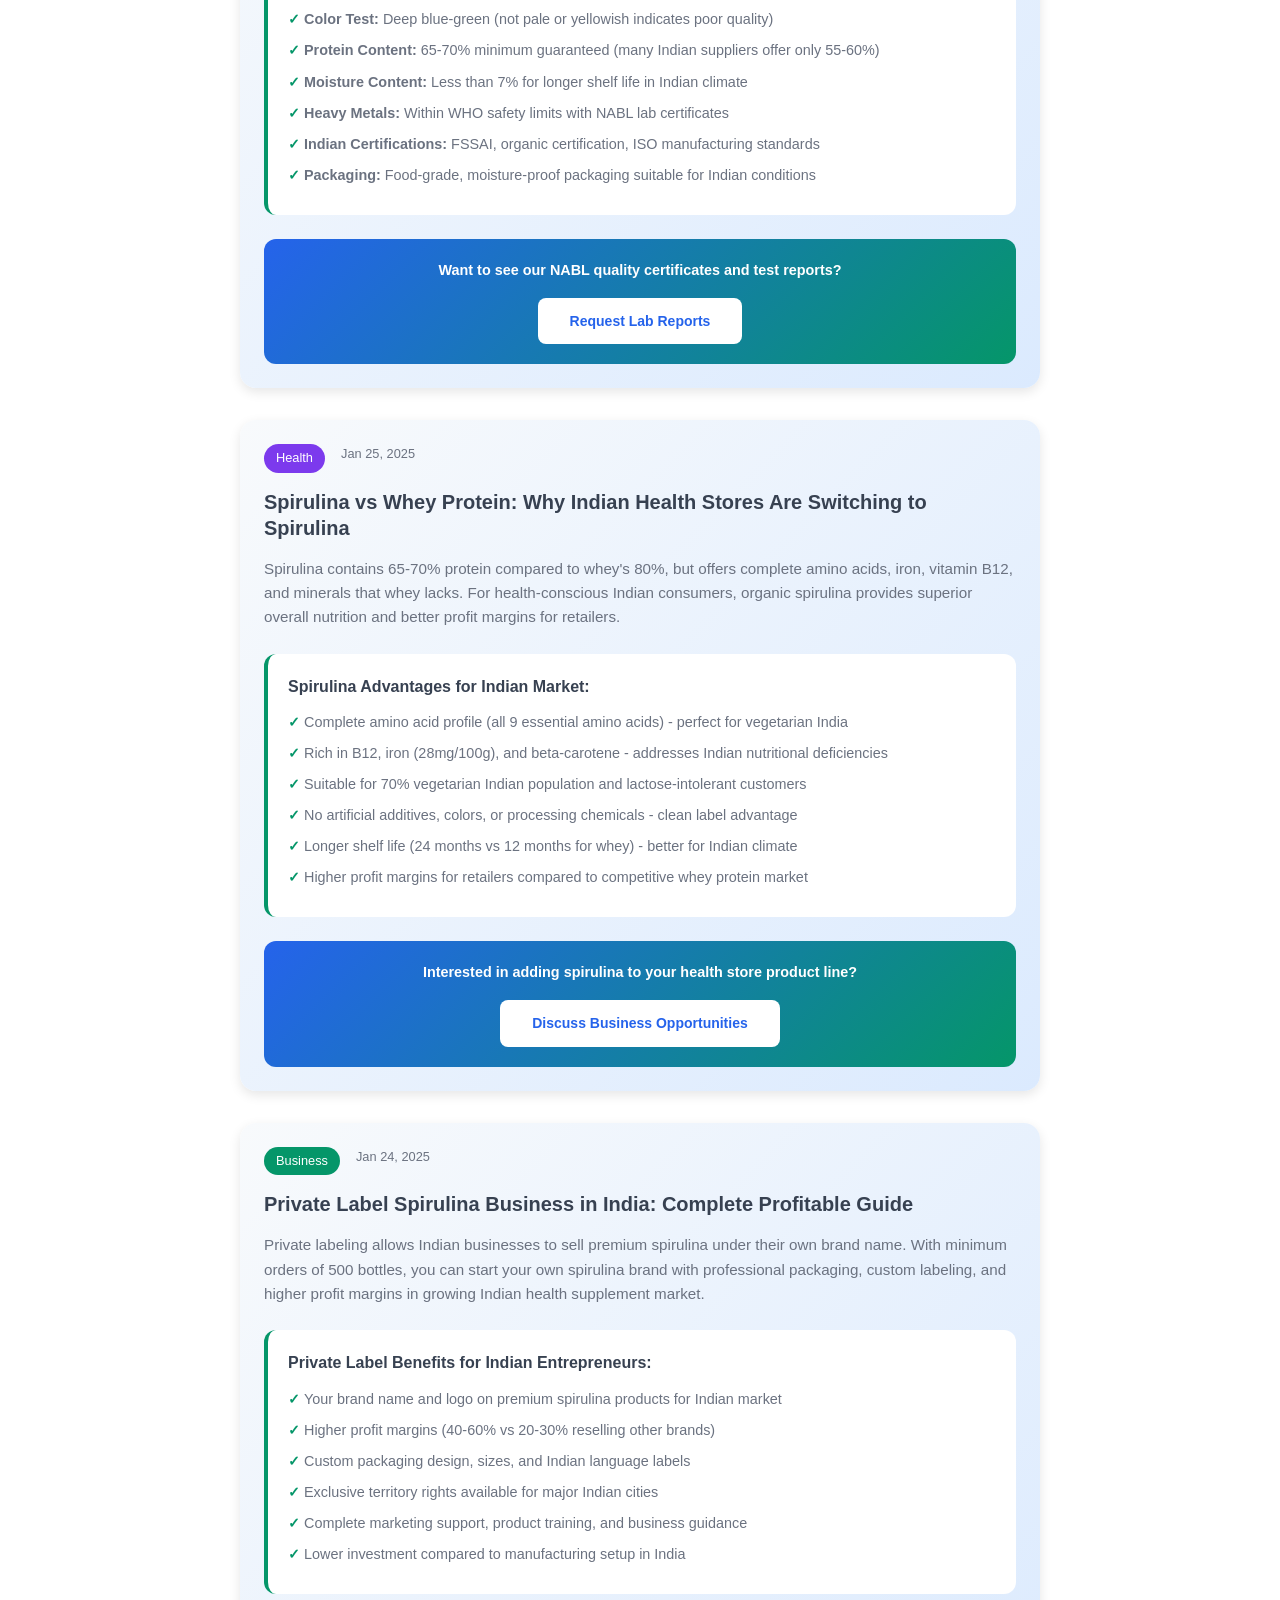
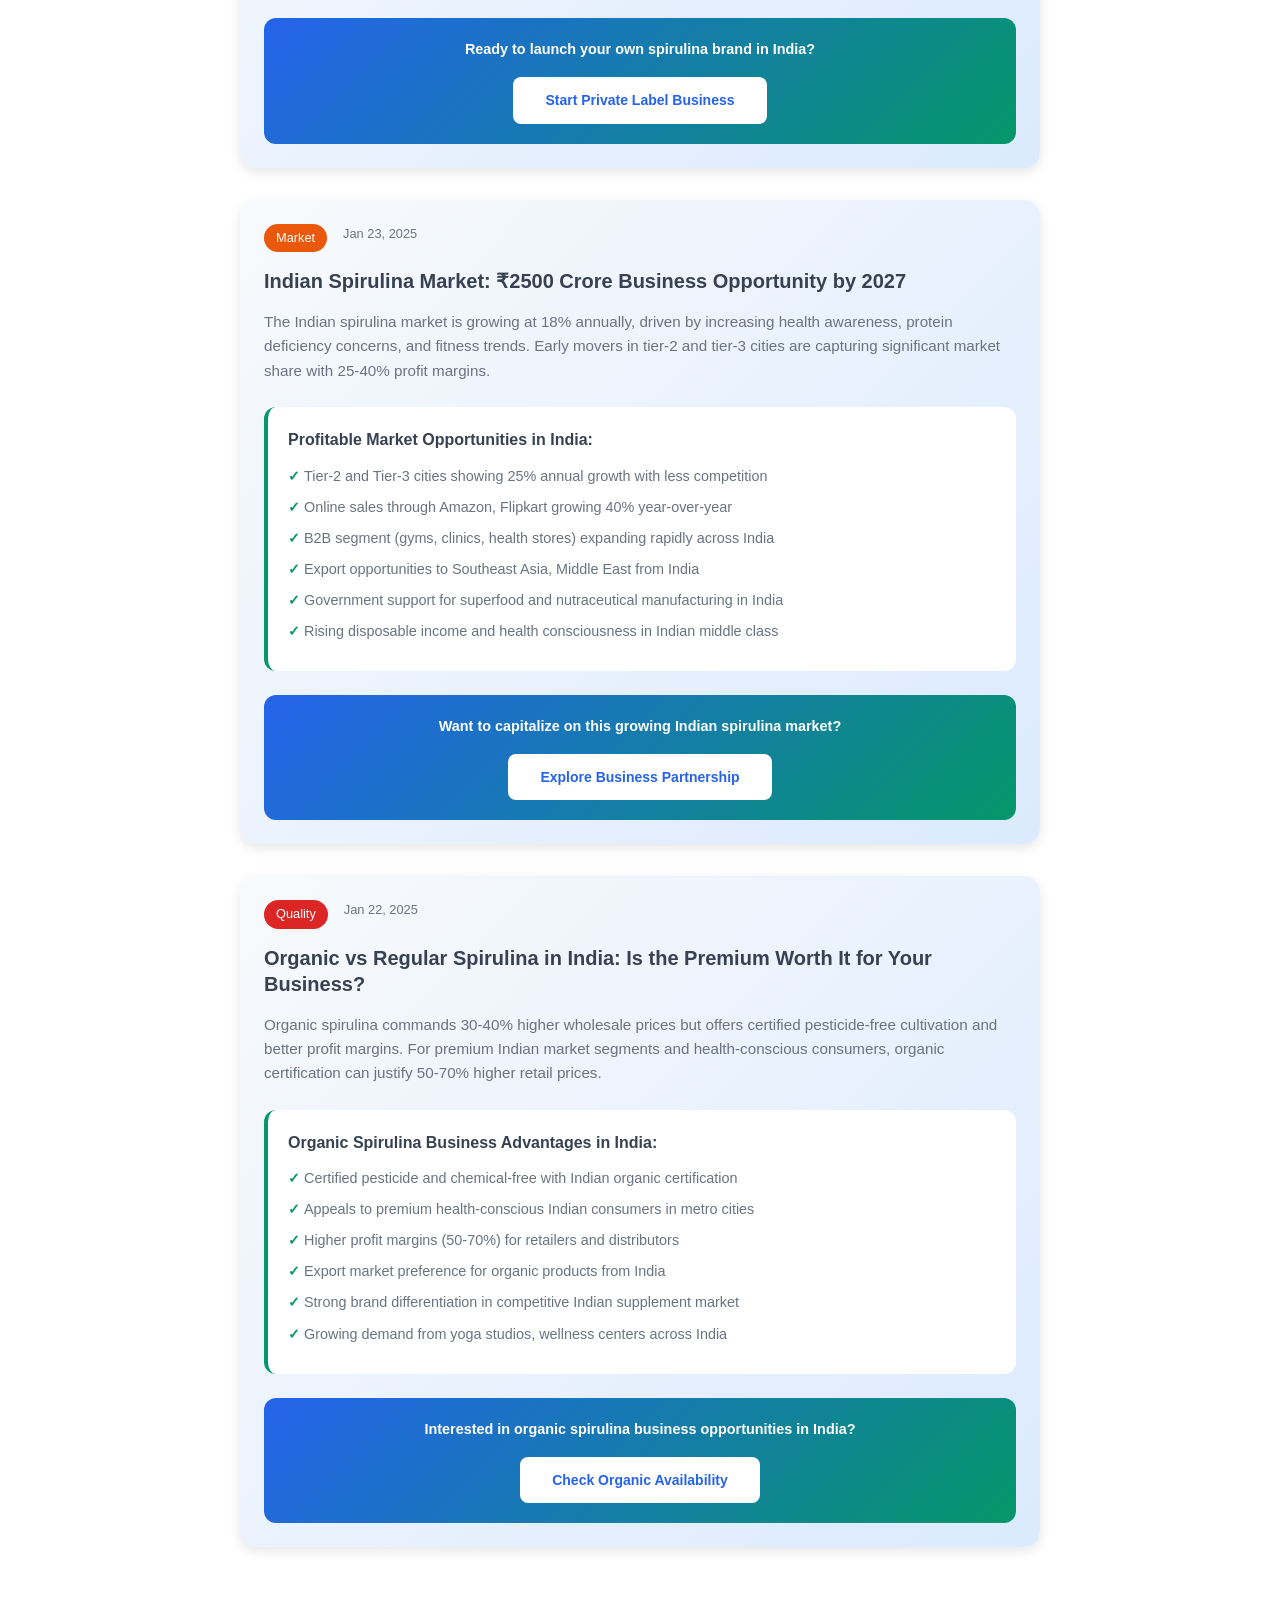
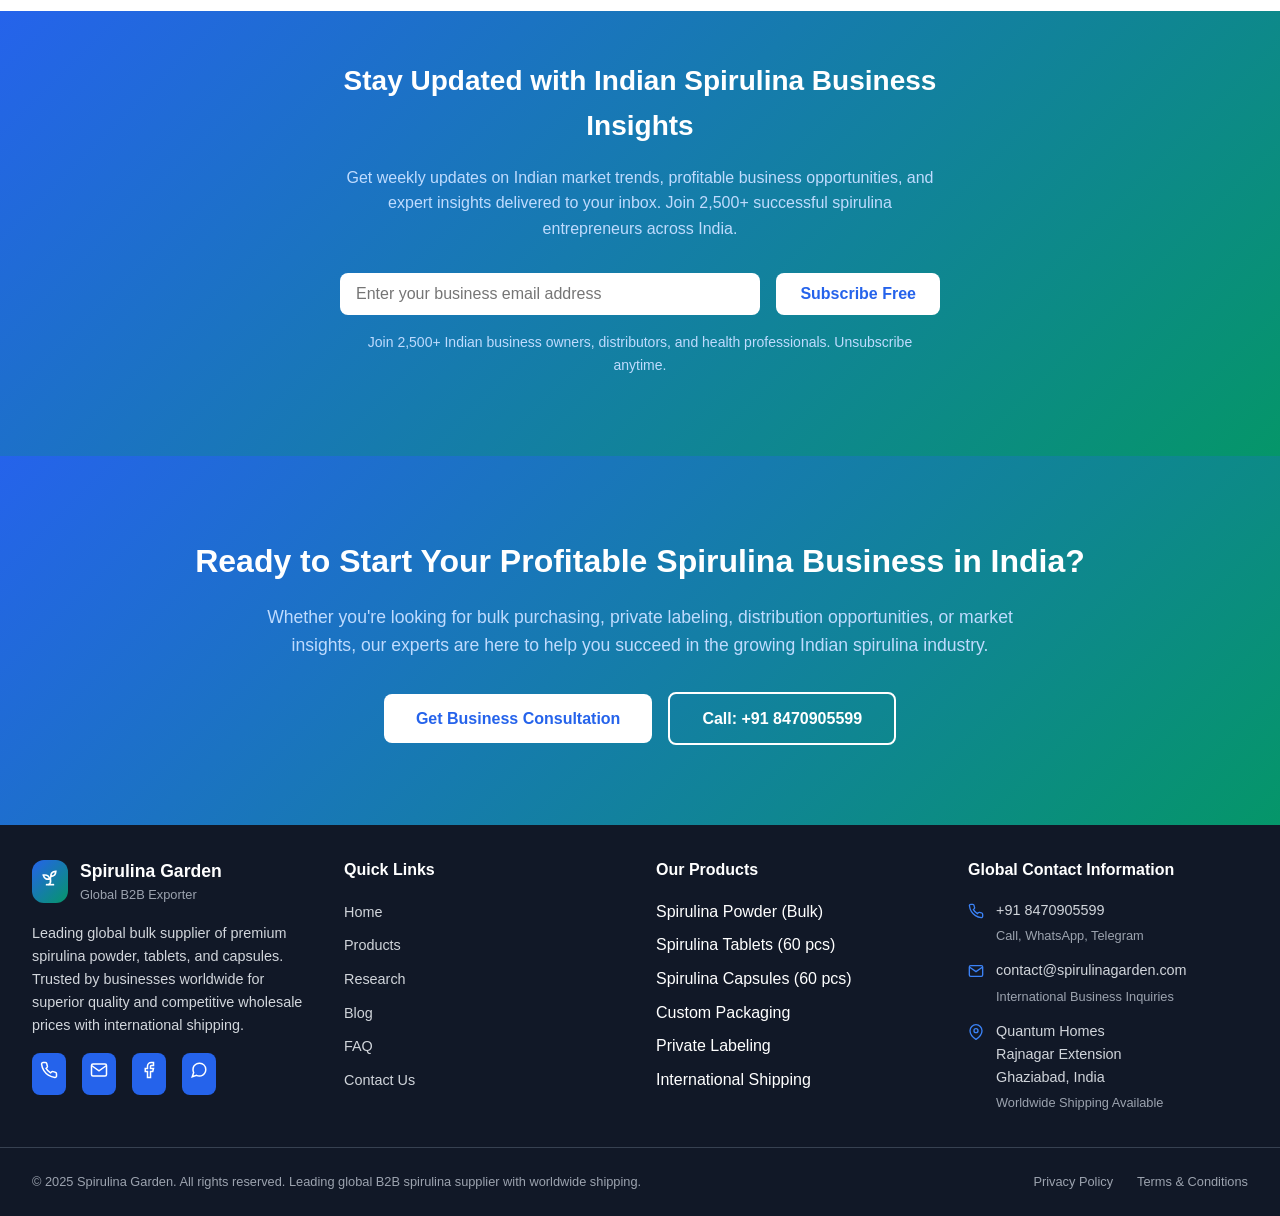
<file: blog.html>
<!DOCTYPE html>
<html lang="en">
<head>
    <meta charset="UTF-8">
    <meta name="viewport" content="width=device-width, initial-scale=1.0">
    <title>Spirulina Business Blog India | Bulk Spirulina Tips, Health Benefits, Market Insights | Spirulina Garden</title>
    <meta name="description" content="Expert spirulina business insights for India market - bulk purchasing tips, health benefits, quality standards, wholesale opportunities, market trends. Learn from India's leading spirulina manufacturer about profitable spirulina business strategies.">
    <meta name="keywords" content="spirulina business blog India, bulk spirulina business tips, spirulina health benefits India, spirulina market insights, spirulina wholesale business, spirulina distributor tips, spirulina business opportunities India, spirulina profit margins, spirulina quality standards, organic spirulina business, spirulina private label business, spirulina manufacturer blog, health supplement business India, protein powder business, superfood business opportunities, spirulina farming business, spirulina export business, nutraceutical business India, spirulina retail business, fitness supplement business">
    <link rel="stylesheet" href="styles.css">
    <link rel="icon" type="image/svg+xml" href="data:image/svg+xml,%3Csvg xmlns='http://www.w3.org/2000/svg' viewBox='0 0 24 24' fill='none' stroke='%23059669' stroke-width='2'%3E%3Cpath d='M7 20h10'/%3E%3Cpath d='M10 20c5.5-2.5.8-6.4 3-10'/%3E%3Cpath d='M9.5 9.4c1.1.8 1.8 2.2 2.3 3.7-2 .4-3.5.4-4.8-.3-1.2-.6-2.3-1.9-3-4.2 2.8-.5 4.4 0 5.5.8z'/%3E%3Cpath d='M14.1 6a7 7 0 0 0-1.1 4c1.9-.1 3.3-.7 4.3-1.4 1-1.1 1.6-2.7 1.7-4.7-2.7.1-4 1-4.9 2.1z'/%3E%3C/svg%3E">
</head>
<body>
    <!-- Header -->
    <header class="header">
        <!-- Top Contact Bar -->
        <div class="top-bar">
            <div class="container">
                <div class="top-bar-content">
                    <div class="contact-info">
                        <div class="contact-item">
                            <svg class="icon" viewBox="0 0 24 24" fill="none" stroke="currentColor" stroke-width="2">
                                <path d="M22 16.92v3a2 2 0 0 1-2.18 2 19.79 19.79 0 0 1-8.63-3.07 19.5 19.5 0 0 1-6-6 19.79 19.79 0 0 1-3.07-8.67A2 2 0 0 1 4.11 2h3a2 2 0 0 1 2 1.72 12.84 12.84 0 0 0 .7 2.81 2 2 0 0 1-.45 2.11L8.09 9.91a16 16 0 0 0 6 6l1.27-1.27a2 2 0 0 1 2.11-.45 12.84 12.84 0 0 0 2.81.7A2 2 0 0 1 22 16.92z"/>
                            </svg>
                            <span>+91 8470905599</span>
                        </div>
                        <div class="contact-item">
                            <svg class="icon" viewBox="0 0 24 24" fill="none" stroke="currentColor" stroke-width="2">
                                <path d="M4 4h16c1.1 0 2 .9 2 2v12c0 1.1-.9 2-2 2H4c-1.1 0-2-.9-2-2V6c0-1.1.9-2 2-2z"/>
                                <polyline points="22,6 12,13 2,6"/>
                            </svg>
                            <span>contact@spirulinagarden.com</span>
                        </div>
                    </div>
                    <div class="tagline">
                        <span>Premium Spirulina Exporter Since 2020 | Worldwide Shipping to 50+ Countries</span>
                    </div>
                </div>
            </div>
        </div>

        <!-- Main Header -->
        <div class="main-header">
            <div class="container">
                <div class="header-content">
                    <!-- Logo -->
                    <a href="index.html" class="logo">
                        <div class="logo-icon">
                            <svg viewBox="0 0 24 24" fill="none" stroke="currentColor" stroke-width="2">
                                <path d="M7 20h10"/>
                                <path d="M10 20c5.5-2.5.8-6.4 3-10"/>
                                <path d="M9.5 9.4c1.1.8 1.8 2.2 2.3 3.7-2 .4-3.5.4-4.8-.3-1.2-.6-2.3-1.9-3-4.2 2.8-.5 4.4 0 5.5.8z"/>
                                <path d="M14.1 6a7 7 0 0 0-1.1 4c1.9-.1 3.3-.7 4.3-1.4 1-1.1 1.6-2.7 1.7-4.7-2.7.1-4 1-4.9 2.1z"/>
                            </svg>
                        </div>
                        <div class="logo-text">
                            <h1>Spirulina Garden</h1>
                            <p>Global B2B Exporter</p>
                        </div>
                    </a>

                    <!-- Desktop Navigation -->
                    <nav class="desktop-nav">
                        <a href="index.html" class="nav-link">Home</a>
                        <a href="products.html" class="nav-link">Products</a>
                        <a href="research.html" class="nav-link">Research</a>
                        <a href="blog.html" class="nav-link active">Blog</a>
                        <a href="faq.html" class="nav-link">FAQ</a>
                        <a href="contact.html" class="nav-link">Contact</a>
                        <a href="contact.html" class="btn btn-primary">Get Quote</a>
                    </nav>

                    <!-- Mobile Menu Button -->
                    <button class="mobile-menu-btn" onclick="toggleMobileMenu()">
                        <span class="hamburger"></span>
                        <span class="hamburger"></span>
                        <span class="hamburger"></span>
                    </button>
                </div>

                <!-- Mobile Navigation -->
                <nav class="mobile-nav" id="mobileNav">
                    <a href="index.html" class="mobile-nav-link">Home</a>
                    <a href="products.html" class="mobile-nav-link">Products</a>
                    <a href="research.html" class="mobile-nav-link">Research</a>
                    <a href="blog.html" class="mobile-nav-link">Blog</a>
                    <a href="faq.html" class="mobile-nav-link">FAQ</a>
                    <a href="contact.html" class="mobile-nav-link">Contact</a>
                    <a href="contact.html" class="btn btn-primary">Get Quote</a>
                </nav>
            </div>
        </div>
    </header>

    <!-- Main Content -->
    <main>
        <!-- Hero Section -->
        <section class="hero">
            <div class="container">
                <div class="section-header">
                    <h1>Spirulina Business <span class="gradient-text">Expert Blog</span> India</h1>
                    <p>Expert insights on spirulina business opportunities in India, bulk purchasing strategies, health benefits, quality standards, and market trends. Learn from India's leading spirulina manufacturer and make informed decisions for your profitable spirulina business.</p>
                </div>
            </div>
        </section>

        <!-- Featured Articles -->
        <section class="blog-featured">
            <div class="container">
                <div class="section-header">
                    <h2>Featured Business Articles for India Market</h2>
                    <p>Most popular and valuable insights for spirulina businesses, distributors, health stores, and entrepreneurs in India</p>
                </div>
                <div class="featured-grid">
                    <article class="featured-article">
                        <div class="article-image">
                            <img src="images/spirulina powder in bulk.jpg" alt="Bulk Spirulina Business">
                        </div>
                        <div class="article-content">
                            <div class="article-meta">
                                <span class="category">Business</span>
                                <span class="date">Jan 2025</span>
                            </div>
                            <h3>How Indian Businesses Save 60% on Spirulina Costs Through Bulk Purchasing</h3>
                            <p>Discover how health stores, distributors, and supplement businesses across India are reducing their spirulina costs by 60% through strategic bulk purchasing from manufacturers. Learn wholesale pricing economics and direct supplier benefits.</p>
                            <a href="#bulk-purchasing" class="read-more">Read Full Article →</a>
                        </div>
                    </article>
                    
                    <article class="featured-article">
                        <div class="article-image">
                            <img src="images/spirulina tablets.jpg" alt="Spirulina Quality Standards">
                        </div>
                        <div class="article-content">
                            <div class="article-meta">
                                <span class="category">Quality</span>
                                <span class="date">Jan 2025</span>
                            </div>
                            <h3>How to Identify Premium Quality Spirulina: Complete Buyer's Guide for Indian Businesses</h3>
                            <p>Essential quality markers every Indian business, health store, and distributor should know before purchasing bulk spirulina. From 65% protein content to color indicators, learn what separates premium organic spirulina from inferior products.</p>
                            <a href="#quality-guide" class="read-more">Read Full Article →</a>
                        </div>
                    </article>
                </div>
            </div>
        </section>

        <!-- Blog Categories -->
        <section class="blog-categories">
            <div class="container">
                <div class="section-header">
                    <h2>Explore Spirulina Business Topics</h2>
                    <p>Find exactly what you're looking for with our organized spirulina business content categories for Indian market</p>
                </div>
                <div class="categories-grid">
                    <div class="category-card">
                        <div class="category-icon">
                            <svg viewBox="0 0 24 24" fill="none" stroke="currentColor" stroke-width="2">
                                <path d="M21 16V8a2 2 0 00-1-1.73l-7-4a2 2 0 00-2 0l-7 4A2 2 0 003 8v8a2 2 0 001 1.73l7 4a2 2 0 002 0l7-4A2 2 0 0021 16z"/>
                                <polyline points="3.27,6.96 12,12.01 20.73,6.96"/>
                                <line x1="12" y1="22.08" x2="12" y2="12"/>
                            </svg>
                        </div>
                        <h3>Business & Bulk Purchasing India</h3>
                        <p>Strategic insights for Indian businesses to optimize spirulina procurement and maximize profits</p>
                        <span class="article-count">15 Articles</span>
                    </div>
                    
                    <div class="category-card">
                        <div class="category-icon">
                            <svg viewBox="0 0 24 24" fill="none" stroke="currentColor" stroke-width="2">
                                <path d="M9 12l2 2 4-4"/>
                                <path d="M21 12c.552 0 1-.448 1-1V5c0-.552-.448-1-1-1H3c-.552 0-1 .448-1 1v6c0 .552.448 1 1 1h18z"/>
                                <path d="M21 12v7a2 2 0 01-2 2H5a2 2 0 01-2-2v-7"/>
                            </svg>
                        </div>
                        <h3>Quality Standards & Testing</h3>
                        <p>Complete guide to spirulina quality, NABL testing, organic certifications, and Indian industry standards</p>
                        <span class="article-count">12 Articles</span>
                    </div>
                    
                    <div class="category-card">
                        <div class="category-icon">
                            <svg viewBox="0 0 24 24" fill="none" stroke="currentColor" stroke-width="2">
                                <path d="M4 19.5A2.5 2.5 0 0 1 6.5 17H20"/>
                                <path d="M6.5 2H20v20H6.5A2.5 2.5 0 0 1 4 19.5v-15A2.5 2.5 0 0 1 6.5 2z"/>
                            </svg>
                        </div>
                        <h3>Health Benefits & Nutrition</h3>
                        <p>Scientific insights into spirulina's health benefits, 65% protein content, and nutritional properties for Indian consumers</p>
                        <span class="article-count">18 Articles</span>
                    </div>
                    
                    <div class="category-card">
                        <div class="category-icon">
                            <svg viewBox="0 0 24 24" fill="none" stroke="currentColor" stroke-width="2">
                                <path d="M21 10c0 7-9 13-9 13s-9-6-9-13a9 9 0 0 1 18 0z"/>
                                <circle cx="12" cy="10" r="3"/>
                            </svg>
                        </div>
                        <h3>Indian Market Trends & Opportunities</h3>
                        <p>Latest spirulina industry trends, Indian market analysis, and profitable business opportunities</p>
                        <span class="article-count">10 Articles</span>
                    </div>
                </div>
            </div>
        </section>

        <!-- Recent Articles -->
        <section class="blog-articles">
            <div class="container">
                <div class="section-header">
                    <h2>Latest Spirulina Business Articles</h2>
                    <p>Stay updated with the latest insights and trends in the Indian spirulina industry and business opportunities</p>
                </div>
                <div class="articles-grid">
                    
                    <article class="article-card" id="bulk-purchasing">
                        <div class="article-meta">
                            <span class="category business">Business</span>
                            <span class="date">Jan 27, 2025</span>
                        </div>
                        <h3>How Indian Businesses Save 60% on Spirulina Costs Through Bulk Purchasing</h3>
                        <p>The economics of bulk purchasing from manufacturers are simple: eliminate 3-4 middlemen, reduce packaging costs, and benefit from economies of scale. Indian businesses purchasing 100kg+ spirulina powder can save ₹200-300 per kg compared to retail prices. Health stores and distributors across Mumbai, Delhi, Bangalore are maximizing profits through direct manufacturer relationships.</p>
                        <div class="article-highlights">
                            <h4>Key Benefits for Indian Businesses:</h4>
                            <ul>
                                <li>Direct manufacturer pricing eliminates 3-4 distributor markups across India</li>
                                <li>Bulk packaging (25kg+) reduces per-unit costs by 40% for Indian businesses</li>
                                <li>Long-term contracts provide price stability and priority supply during peak seasons</li>
                                <li>Custom packaging & private labeling options reduce operational costs significantly</li>
                                <li>Pan-India shipping rates better than local distributors in most cities</li>
                            </ul>
                        </div>
                        <div class="cta-box">
                            <p><strong>Ready to save on your spirulina business costs in India?</strong></p>
                            <a href="contact.html" class="btn btn-primary">Get Manufacturer Quote</a>
                        </div>
                    </article>

                    <article class="article-card" id="quality-guide">
                        <div class="article-meta">
                            <span class="category quality">Quality</span>
                            <span class="date">Jan 26, 2025</span>
                        </div>
                        <h3>How to Identify Premium Quality Spirulina: Complete Buyer's Guide for Indian Market</h3>
                        <p>Not all spirulina available in Indian market is created equal. Premium organic spirulina should have deep blue-green color, 65-70% protein content, and pass NABL heavy metal tests. Here's what Indian businesses should look for when sourcing bulk spirulina:</p>
                        <div class="article-highlights">
                            <h4>Premium Quality Indicators for Indian Market:</h4>
                            <ul>
                                <li><strong>Color Test:</strong> Deep blue-green (not pale or yellowish indicates poor quality)</li>
                                <li><strong>Protein Content:</strong> 65-70% minimum guaranteed (many Indian suppliers offer only 55-60%)</li>
                                <li><strong>Moisture Content:</strong> Less than 7% for longer shelf life in Indian climate</li>
                                <li><strong>Heavy Metals:</strong> Within WHO safety limits with NABL lab certificates</li>
                                <li><strong>Indian Certifications:</strong> FSSAI, organic certification, ISO manufacturing standards</li>
                                <li><strong>Packaging:</strong> Food-grade, moisture-proof packaging suitable for Indian conditions</li>
                            </ul>
                        </div>
                        <div class="cta-box">
                            <p><strong>Want to see our NABL quality certificates and test reports?</strong></p>
                            <a href="contact.html" class="btn btn-primary">Request Lab Reports</a>
                        </div>
                    </article>

                    <article class="article-card">
                        <div class="article-meta">
                            <span class="category health">Health</span>
                            <span class="date">Jan 25, 2025</span>
                        </div>
                        <h3>Spirulina vs Whey Protein: Why Indian Health Stores Are Switching to Spirulina</h3>
                        <p>Spirulina contains 65-70% protein compared to whey's 80%, but offers complete amino acids, iron, vitamin B12, and minerals that whey lacks. For health-conscious Indian consumers, organic spirulina provides superior overall nutrition and better profit margins for retailers.</p>
                        <div class="article-highlights">
                            <h4>Spirulina Advantages for Indian Market:</h4>
                            <ul>
                                <li>Complete amino acid profile (all 9 essential amino acids) - perfect for vegetarian India</li>
                                <li>Rich in B12, iron (28mg/100g), and beta-carotene - addresses Indian nutritional deficiencies</li>
                                <li>Suitable for 70% vegetarian Indian population and lactose-intolerant customers</li>
                                <li>No artificial additives, colors, or processing chemicals - clean label advantage</li>
                                <li>Longer shelf life (24 months vs 12 months for whey) - better for Indian climate</li>
                                <li>Higher profit margins for retailers compared to competitive whey protein market</li>
                            </ul>
                        </div>
                        <div class="cta-box">
                            <p><strong>Interested in adding spirulina to your health store product line?</strong></p>
                            <a href="contact.html" class="btn btn-primary">Discuss Business Opportunities</a>
                        </div>
                    </article>

                    <article class="article-card">
                        <div class="article-meta">
                            <span class="category business">Business</span>
                            <span class="date">Jan 24, 2025</span>
                        </div>
                        <h3>Private Label Spirulina Business in India: Complete Profitable Guide</h3>
                        <p>Private labeling allows Indian businesses to sell premium spirulina under their own brand name. With minimum orders of 500 bottles, you can start your own spirulina brand with professional packaging, custom labeling, and higher profit margins in growing Indian health supplement market.</p>
                        <div class="article-highlights">
                            <h4>Private Label Benefits for Indian Entrepreneurs:</h4>
                            <ul>
                                <li>Your brand name and logo on premium spirulina products for Indian market</li>
                                <li>Higher profit margins (40-60% vs 20-30% reselling other brands)</li>
                                <li>Custom packaging design, sizes, and Indian language labels</li>
                                <li>Exclusive territory rights available for major Indian cities</li>
                                <li>Complete marketing support, product training, and business guidance</li>
                                <li>Lower investment compared to manufacturing setup in India</li>
                            </ul>
                        </div>
                        <div class="cta-box">
                            <p><strong>Ready to launch your own spirulina brand in India?</strong></p>
                            <a href="contact.html" class="btn btn-primary">Start Private Label Business</a>
                        </div>
                    </article>

                    <article class="article-card">
                        <div class="article-meta">
                            <span class="category market">Market</span>
                            <span class="date">Jan 23, 2025</span>
                        </div>
                        <h3>Indian Spirulina Market: ₹2500 Crore Business Opportunity by 2027</h3>
                        <p>The Indian spirulina market is growing at 18% annually, driven by increasing health awareness, protein deficiency concerns, and fitness trends. Early movers in tier-2 and tier-3 cities are capturing significant market share with 25-40% profit margins.</p>
                        <div class="article-highlights">
                            <h4>Profitable Market Opportunities in India:</h4>
                            <ul>
                                <li>Tier-2 and Tier-3 cities showing 25% annual growth with less competition</li>
                                <li>Online sales through Amazon, Flipkart growing 40% year-over-year</li>
                                <li>B2B segment (gyms, clinics, health stores) expanding rapidly across India</li>
                                <li>Export opportunities to Southeast Asia, Middle East from India</li>
                                <li>Government support for superfood and nutraceutical manufacturing in India</li>
                                <li>Rising disposable income and health consciousness in Indian middle class</li>
                            </ul>
                        </div>
                        <div class="cta-box">
                            <p><strong>Want to capitalize on this growing Indian spirulina market?</strong></p>
                            <a href="contact.html" class="btn btn-primary">Explore Business Partnership</a>
                        </div>
                    </article>

                    <article class="article-card">
                        <div class="article-meta">
                            <span class="category quality">Quality</span>
                            <span class="date">Jan 22, 2025</span>
                        </div>
                        <h3>Organic vs Regular Spirulina in India: Is the Premium Worth It for Your Business?</h3>
                        <p>Organic spirulina commands 30-40% higher wholesale prices but offers certified pesticide-free cultivation and better profit margins. For premium Indian market segments and health-conscious consumers, organic certification can justify 50-70% higher retail prices.</p>
                        <div class="article-highlights">
                            <h4>Organic Spirulina Business Advantages in India:</h4>
                            <ul>
                                <li>Certified pesticide and chemical-free with Indian organic certification</li>
                                <li>Appeals to premium health-conscious Indian consumers in metro cities</li>
                                <li>Higher profit margins (50-70%) for retailers and distributors</li>
                                <li>Export market preference for organic products from India</li>
                                <li>Strong brand differentiation in competitive Indian supplement market</li>
                                <li>Growing demand from yoga studios, wellness centers across India</li>
                            </ul>
                        </div>
                        <div class="cta-box">
                            <p><strong>Interested in organic spirulina business opportunities in India?</strong></p>
                            <a href="contact.html" class="btn btn-primary">Check Organic Availability</a>
                        </div>
                    </article>

                </div>
            </div>
        </section>

        <!-- Newsletter Signup -->
        <section class="newsletter">
            <div class="container">
                <div class="newsletter-content">
                    <h2>Stay Updated with Indian Spirulina Business Insights</h2>
                    <p>Get weekly updates on Indian market trends, profitable business opportunities, and expert insights delivered to your inbox. Join 2,500+ successful spirulina entrepreneurs across India.</p>
                    <form class="newsletter-form">
                        <input type="email" placeholder="Enter your business email address" required>
                        <button type="submit" class="btn btn-primary">Subscribe Free</button>
                    </form>
                    <p class="newsletter-note">Join 2,500+ Indian business owners, distributors, and health professionals. Unsubscribe anytime.</p>
                </div>
            </div>
        </section>

        <!-- Call to Action -->
        <section class="cta">
            <div class="container">
                <div class="cta-content">
                    <h2>Ready to Start Your Profitable Spirulina Business in India?</h2>
                    <p>Whether you're looking for bulk purchasing, private labeling, distribution opportunities, or market insights, our experts are here to help you succeed in the growing Indian spirulina industry.</p>
                    <div class="cta-buttons">
                        <a href="contact.html" class="btn btn-white">Get Business Consultation</a>
                        <a href="tel:+918470905599" class="btn btn-outline">Call: +91 8470905599</a>
                    </div>
                </div>
            </div>
        </section>
    </main>

    <!-- Footer -->
    <footer class="footer">
        <!-- Main Footer -->
        <div class="footer-main">
            <div class="container">
                <div class="footer-content">
                    <!-- Company Info -->
                    <div class="footer-section">
                        <div class="footer-logo">
                            <div class="logo-icon">
                                <svg viewBox="0 0 24 24" fill="none" stroke="currentColor" stroke-width="2">
                                    <path d="M7 20h10"/>
                                    <path d="M10 20c5.5-2.5.8-6.4 3-10"/>
                                    <path d="M9.5 9.4c1.1.8 1.8 2.2 2.3 3.7-2 .4-3.5.4-4.8-.3-1.2-.6-2.3-1.9-3-4.2 2.8-.5 4.4 0 5.5.8z"/>
                                    <path d="M14.1 6a7 7 0 0 0-1.1 4c1.9-.1 3.3-.7 4.3-1.4 1-1.1 1.6-2.7 1.7-4.7-2.7.1-4 1-4.9 2.1z"/>
                                </svg>
                            </div>
                            <div>
                                <h3>Spirulina Garden</h3>
                                <p>Global B2B Exporter</p>
                            </div>
                        </div>
                        <p class="footer-description">
                            Leading global bulk supplier of premium spirulina powder, tablets, and capsules. 
                            Trusted by businesses worldwide for superior quality and competitive wholesale prices with international shipping.
                        </p>
                        <div class="social-links">
                            <a href="tel:+918470905599" class="social-link">
                                <svg viewBox="0 0 24 24" fill="none" stroke="currentColor" stroke-width="2">
                                    <path d="M22 16.92v3a2 2 0 0 1-2.18 2 19.79 19.79 0 0 1-8.63-3.07 19.5 19.5 0 0 1-6-6 19.79 19.79 0 0 1-3.07-8.67A2 2 0 0 1 4.11 2h3a2 2 0 0 1 2 1.72 12.84 12.84 0 0 0 .7 2.81 2 2 0 0 1-.45 2.11L8.09 9.91a16 16 0 0 0 6 6l1.27-1.27a2 2 0 0 1 2.11-.45 12.84 12.84 0 0 0 2.81.7A2 2 0 0 1 22 16.92z"/>
                                </svg>
                            </a>
                            <a href="mailto:contact@spirulinagarden.com" class="social-link">
                                <svg viewBox="0 0 24 24" fill="none" stroke="currentColor" stroke-width="2">
                                    <path d="M4 4h16c1.1 0 2 .9 2 2v12c0 1.1-.9 2-2 2H4c-1.1 0-2-.9-2-2V6c0-1.1.9-2 2-2z"/>
                                    <polyline points="22,6 12,13 2,6"/>
                                </svg>
                            </a>
                            <a href="http://facebook.com/spirulinagarden" target="_blank" rel="noopener noreferrer" class="social-link">
                                <svg viewBox="0 0 24 24" fill="none" stroke="currentColor" stroke-width="2">
                                    <path d="M18 2h-3a5 5 0 0 0-5 5v3H7v4h3v8h4v-8h3l1-4h-4V7a1 1 0 0 1 1-1h3z"/>
                                </svg>
                            </a>
                            <a href="https://wa.me/918470905599" class="social-link">
                                <svg viewBox="0 0 24 24" fill="none" stroke="currentColor" stroke-width="2">
                                    <path d="M21 11.5a8.38 8.38 0 0 1-.9 3.8 8.5 8.5 0 0 1-7.6 4.7 8.38 8.38 0 0 1-3.8-.9L3 21l1.9-5.7a8.38 8.38 0 0 1-.9-3.8 8.5 8.5 0 0 1 4.7-7.6 8.38 8.38 0 0 1 3.8-.9h.5a8.48 8.48 0 0 1 8 8v.5z"/>
                                </svg>
                            </a>
                        </div>
                    </div>

                    <!-- Quick Links -->
                    <div class="footer-section">
                        <h4>Quick Links</h4>
                        <ul class="footer-links">
                            <li><a href="index.html">Home</a></li>
                            <li><a href="products.html">Products</a></li>
                            <li><a href="research.html">Research</a></li>
                            <li><a href="blog.html">Blog</a></li>
                            <li><a href="faq.html">FAQ</a></li>
                            <li><a href="contact.html">Contact Us</a></li>
                        </ul>
                    </div>

                    <!-- Products -->
                    <div class="footer-section">
                        <h4>Our Products</h4>
                        <ul class="footer-links">
                            <li>Spirulina Powder (Bulk)</li>
                            <li>Spirulina Tablets (60 pcs)</li>
                            <li>Spirulina Capsules (60 pcs)</li>
                            <li>Custom Packaging</li>
                            <li>Private Labeling</li>
                            <li>International Shipping</li>
                        </ul>
                    </div>

                    <!-- Contact Info -->
                    <div class="footer-section">
                        <h4>Global Contact Information</h4>
                        <div class="contact-details">
                            <div class="contact-detail">
                                <svg class="icon" viewBox="0 0 24 24" fill="none" stroke="currentColor" stroke-width="2">
                                    <path d="M22 16.92v3a2 2 0 0 1-2.18 2 19.79 19.79 0 0 1-8.63-3.07 19.5 19.5 0 0 1-6-6 19.79 19.79 0 0 1-3.07-8.67A2 2 0 0 1 4.11 2h3a2 2 0 0 1 2 1.72 12.84 12.84 0 0 0 .7 2.81 2 2 0 0 1-.45 2.11L8.09 9.91a16 16 0 0 0 6 6l1.27-1.27a2 2 0 0 1 2.11-.45 12.84 12.84 0 0 0 2.81.7A2 2 0 0 1 22 16.92z"/>
                                </svg>
                                <div>
                                    <p>+91 8470905599</p>
                                    <small>Call, WhatsApp, Telegram</small>
                                </div>
                            </div>
                            <div class="contact-detail">
                                <svg class="icon" viewBox="0 0 24 24" fill="none" stroke="currentColor" stroke-width="2">
                                    <path d="M4 4h16c1.1 0 2 .9 2 2v12c0 1.1-.9 2-2 2H4c-1.1 0-2-.9-2-2V6c0-1.1.9-2 2-2z"/>
                                    <polyline points="22,6 12,13 2,6"/>
                                </svg>
                                <div>
                                    <p>contact@spirulinagarden.com</p>
                                    <small>International Business Inquiries</small>
                                </div>
                            </div>
                            <div class="contact-detail">
                                <svg class="icon" viewBox="0 0 24 24" fill="none" stroke="currentColor" stroke-width="2">
                                    <path d="M21 10c0 7-9 13-9 13s-9-6-9-13a9 9 0 0 1 18 0z"/>
                                    <circle cx="12" cy="10" r="3"/>
                                </svg>
                                <div>
                                    <p>Quantum Homes</p>
                                    <p>Rajnagar Extension</p>
                                    <p>Ghaziabad, India</p>
                                    <small>Worldwide Shipping Available</small>
                                </div>
                            </div>
                        </div>
                    </div>
                </div>
            </div>
        </div>

        <!-- Bottom Footer -->
        <div class="footer-bottom">
            <div class="container">
                <div class="footer-bottom-content">
                    <p>&copy; 2025 Spirulina Garden. All rights reserved. Leading global B2B spirulina supplier with worldwide shipping.</p>
                    <div class="footer-bottom-links">
                        <a href="privacy-policy.html">Privacy Policy</a>
                        <a href="terms-conditions.html">Terms & Conditions</a>
                    </div>
                </div>
            </div>
        </div>
    </footer>

    <script src="script.js"></script>
    <script type="module" src="chatbot/chatbot.js"></script>
</body>
</html>
</file>
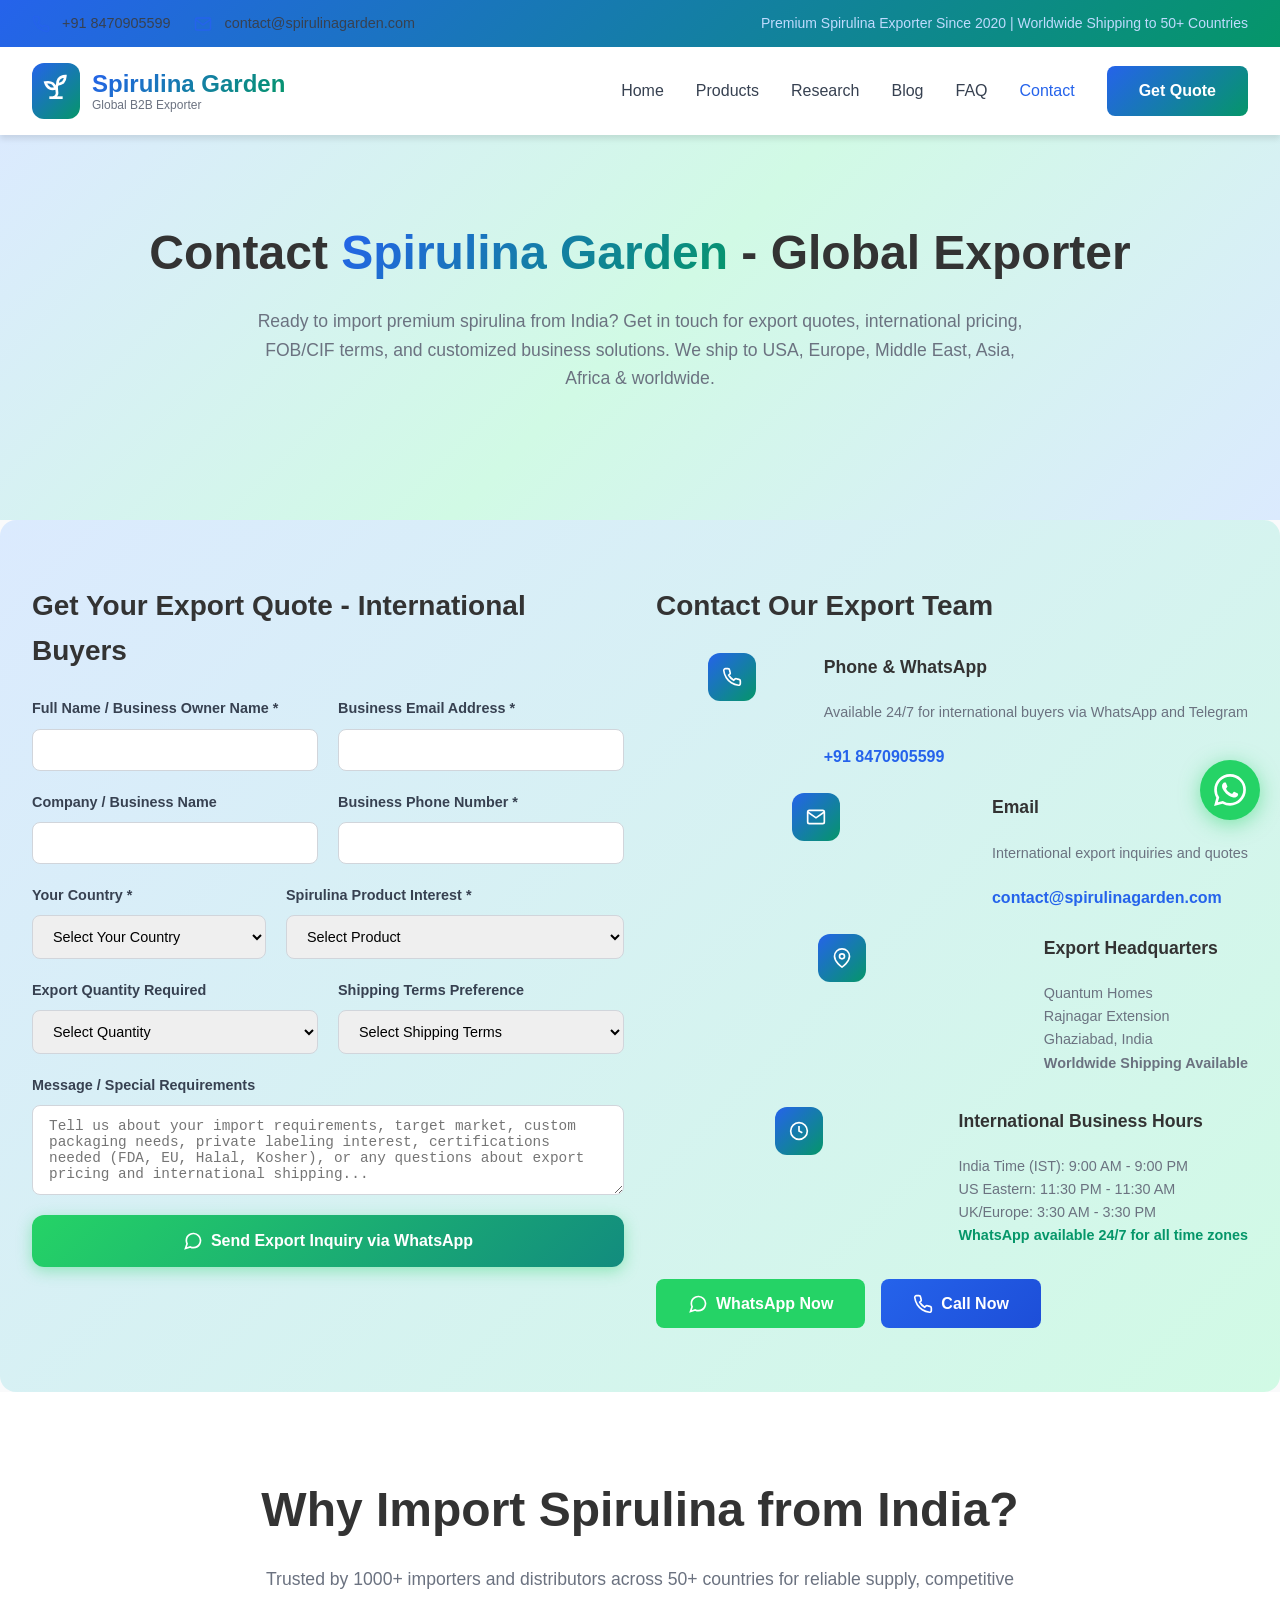
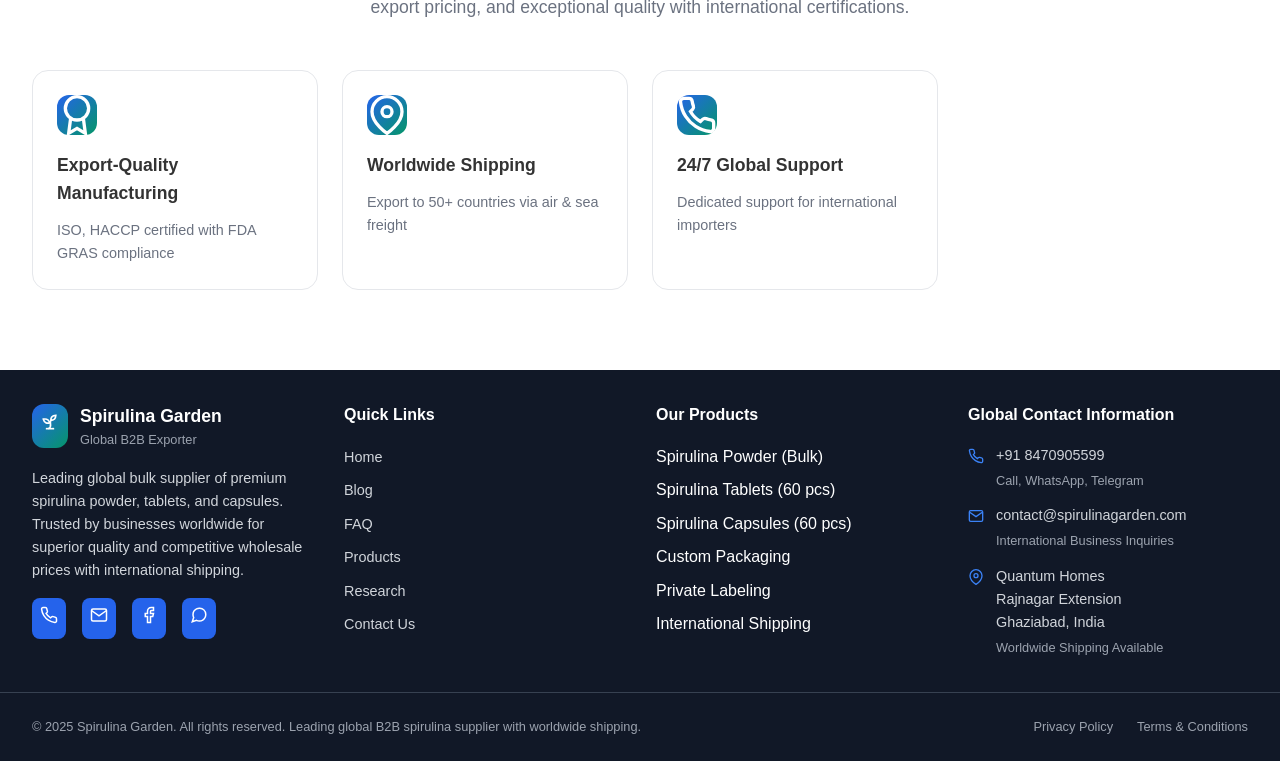
<file: contact.html>
<!DOCTYPE html>
<html lang="en">
<head>
    <meta charset="UTF-8">
    <meta name="viewport" content="width=device-width, initial-scale=1.0">
    <title>Contact Spirulina Garden - Get Export Quotes | Global Spirulina Exporter from India</title>
    <meta name="description" content="Contact India's leading spirulina exporter for bulk export quotes, international pricing, and B2B partnerships. Call +91 8470905599 or WhatsApp for export inquiries to USA, Europe, Middle East, Asia, Africa worldwide.">
    <meta name="keywords" content="spirulina manufacturer contact India, bulk spirulina quote India, wholesale spirulina contact, spirulina supplier contact India, spirulina manufacturer Ghaziabad, bulk spirulina pricing inquiry, spirulina business contact, spirulina distributor contact, spirulina private label contact, organic spirulina supplier contact, spirulina wholesale inquiry India, health supplement manufacturer contact, protein powder supplier contact India">
    <link rel="stylesheet" href="styles.css">
    <link rel="icon" type="image/svg+xml" href="data:image/svg+xml,%3Csvg xmlns='http://www.w3.org/2000/svg' viewBox='0 0 24 24' fill='none' stroke='%23059669' stroke-width='2'%3E%3Cpath d='M7 20h10'/%3E%3Cpath d='M10 20c5.5-2.5.8-6.4 3-10'/%3E%3Cpath d='M9.5 9.4c1.1.8 1.8 2.2 2.3 3.7-2 .4-3.5.4-4.8-.3-1.2-.6-2.3-1.9-3-4.2 2.8-.5 4.4 0 5.5.8z'/%3E%3Cpath d='M14.1 6a7 7 0 0 0-1.1 4c1.9-.1 3.3-.7 4.3-1.4 1-1.1 1.6-2.7 1.7-4.7-2.7.1-4 1-4.9 2.1z'/%3E%3C/svg%3E">
</head>
<body>
    <!-- Header -->
    <header class="header">
        <!-- Top Contact Bar -->
        <div class="top-bar">
            <div class="container">
                <div class="top-bar-content">
                    <div class="contact-info">
                        <div class="contact-item">
                            <svg class="icon" viewBox="0 0 24 24" fill="none" stroke="currentColor" stroke-width="2">
                                <path d="M22 16.92v3a2 2 0 0 1-2.18 2 19.79 19.79 0 0 1-8.63-3.07 19.5 19.5 0 0 1-6-6 19.79 19.79 0 0 1-3.07-8.67A2 2 0 0 1 4.11 2h3a2 2 0 0 1 2 1.72 12.84 12.84 0 0 0 .7 2.81 2 2 0 0 1-.45 2.11L8.09 9.91a16 16 0 0 0 6 6l1.27-1.27a2 2 0 0 1 2.11-.45 12.84 12.84 0 0 0 2.81.7A2 2 0 0 1 22 16.92z"/>
                            </svg>
                            <span>+91 8470905599</span>
                        </div>
                        <div class="contact-item">
                            <svg class="icon" viewBox="0 0 24 24" fill="none" stroke="currentColor" stroke-width="2">
                                <path d="M4 4h16c1.1 0 2 .9 2 2v12c0 1.1-.9 2-2 2H4c-1.1 0-2-.9-2-2V6c0-1.1.9-2 2-2z"/>
                                <polyline points="22,6 12,13 2,6"/>
                            </svg>
                            <span>contact@spirulinagarden.com</span>
                        </div>
                    </div>
                    <div class="tagline">
                        <span>Premium Spirulina Exporter Since 2020 | Worldwide Shipping to 50+ Countries</span>
                    </div>
                </div>
            </div>
        </div>

        <!-- Main Header -->
        <div class="main-header">
            <div class="container">
                <div class="header-content">
                    <!-- Logo -->
                    <a href="index.html" class="logo">
                        <div class="logo-icon">
                            <svg viewBox="0 0 24 24" fill="none" stroke="currentColor" stroke-width="2">
                                <path d="M7 20h10"/>
                                <path d="M10 20c5.5-2.5.8-6.4 3-10"/>
                                <path d="M9.5 9.4c1.1.8 1.8 2.2 2.3 3.7-2 .4-3.5.4-4.8-.3-1.2-.6-2.3-1.9-3-4.2 2.8-.5 4.4 0 5.5.8z"/>
                                <path d="M14.1 6a7 7 0 0 0-1.1 4c1.9-.1 3.3-.7 4.3-1.4 1-1.1 1.6-2.7 1.7-4.7-2.7.1-4 1-4.9 2.1z"/>
                            </svg>
                        </div>
                        <div class="logo-text">
                            <h1>Spirulina Garden</h1>
                            <p>Global B2B Exporter</p>
                        </div>
                    </a>

                    <!-- Desktop Navigation -->
                    <nav class="desktop-nav">
                        <a href="index.html" class="nav-link">Home</a>
                        <a href="products.html" class="nav-link">Products</a>
                        <a href="research.html" class="nav-link">Research</a>
                        <a href="blog.html" class="nav-link">Blog</a>
                        <a href="faq.html" class="nav-link">FAQ</a>
                        <a href="contact.html" class="nav-link active">Contact</a>
                        <a href="contact.html" class="btn btn-primary">Get Quote</a>
                    </nav>

                    <!-- Mobile Menu Button -->
                    <button class="mobile-menu-btn" onclick="toggleMobileMenu()">
                        <span class="hamburger"></span>
                        <span class="hamburger"></span>
                        <span class="hamburger"></span>
                    </button>
                </div>

                <!-- Mobile Navigation -->
                <nav class="mobile-nav" id="mobileNav">
                    <a href="index.html" class="mobile-nav-link">Home</a>
                    <a href="products.html" class="mobile-nav-link">Products</a>
                    <a href="research.html" class="mobile-nav-link">Research</a>
                    <a href="blog.html" class="mobile-nav-link">Blog</a>
                    <a href="faq.html" class="mobile-nav-link">FAQ</a>
                    <a href="contact.html" class="mobile-nav-link">Contact</a>
                    <a href="contact.html" class="btn btn-primary">Get Quote</a>
                </nav>
            </div>
        </div>
    </header>

    <!-- Main Content -->
    <main>
        <!-- Hero Section -->
        <section class="hero">
            <div class="container">
                <div class="section-header">
                    <h1>Contact <span class="gradient-text">Spirulina Garden</span> - Global Exporter</h1>
                    <p>Ready to import premium spirulina from India? Get in touch for export quotes, international pricing, FOB/CIF terms, and customized business solutions. We ship to USA, Europe, Middle East, Asia, Africa & worldwide.</p>
                </div>
            </div>
        </section>

        <!-- Contact Section -->
        <section class="contact-section">
            <div class="container">
                <div class="contact-content">
                    <!-- Contact Form -->
                    <div class="contact-form-container">
                        <h2>Get Your Export Quote - International Buyers</h2>
                        <form class="contact-form" onsubmit="handleFormSubmit(event)">
                            <div class="form-row">
                                <div class="form-group">
                                    <label for="name">Full Name / Business Owner Name *</label>
                                    <input type="text" id="name" name="name" required>
                                </div>
                                <div class="form-group">
                                    <label for="email">Business Email Address *</label>
                                    <input type="email" id="email" name="email" required>
                                </div>
                            </div>
                            
                            <div class="form-row">
                                <div class="form-group">
                                    <label for="company">Company / Business Name</label>
                                    <input type="text" id="company" name="company">
                                </div>
                                <div class="form-group">
                                    <label for="phone">Business Phone Number *</label>
                                    <input type="tel" id="phone" name="phone" required>
                                </div>
                            </div>

                            <div class="form-row">
                                <div class="form-group">
                                    <label for="country">Your Country *</label>
                                    <select id="country" name="country" required>
                                        <option value="">Select Your Country</option>
                                        <optgroup label="North America">
                                            <option value="United States">United States</option>
                                            <option value="Canada">Canada</option>
                                            <option value="Mexico">Mexico</option>
                                        </optgroup>
                                        <optgroup label="Europe">
                                            <option value="United Kingdom">United Kingdom</option>
                                            <option value="Germany">Germany</option>
                                            <option value="France">France</option>
                                            <option value="Italy">Italy</option>
                                            <option value="Spain">Spain</option>
                                            <option value="Netherlands">Netherlands</option>
                                            <option value="Belgium">Belgium</option>
                                            <option value="Poland">Poland</option>
                                        </optgroup>
                                        <optgroup label="Middle East">
                                            <option value="UAE">United Arab Emirates</option>
                                            <option value="Saudi Arabia">Saudi Arabia</option>
                                            <option value="Qatar">Qatar</option>
                                            <option value="Kuwait">Kuwait</option>
                                            <option value="Oman">Oman</option>
                                            <option value="Bahrain">Bahrain</option>
                                        </optgroup>
                                        <optgroup label="Asia Pacific">
                                            <option value="Japan">Japan</option>
                                            <option value="South Korea">South Korea</option>
                                            <option value="Singapore">Singapore</option>
                                            <option value="Malaysia">Malaysia</option>
                                            <option value="Thailand">Thailand</option>
                                            <option value="Vietnam">Vietnam</option>
                                            <option value="Indonesia">Indonesia</option>
                                            <option value="Philippines">Philippines</option>
                                            <option value="Australia">Australia</option>
                                            <option value="New Zealand">New Zealand</option>
                                        </optgroup>
                                        <optgroup label="Africa">
                                            <option value="South Africa">South Africa</option>
                                            <option value="Nigeria">Nigeria</option>
                                            <option value="Kenya">Kenya</option>
                                            <option value="Egypt">Egypt</option>
                                            <option value="Morocco">Morocco</option>
                                        </optgroup>
                                        <optgroup label="South America">
                                            <option value="Brazil">Brazil</option>
                                            <option value="Argentina">Argentina</option>
                                            <option value="Chile">Chile</option>
                                            <option value="Colombia">Colombia</option>
                                        </optgroup>
                                        <optgroup label="South Asia">
                                            <option value="India">India</option>
                                            <option value="Bangladesh">Bangladesh</option>
                                            <option value="Sri Lanka">Sri Lanka</option>
                                            <option value="Nepal">Nepal</option>
                                        </optgroup>
                                        <option value="Other">Other Country</option>
                                    </select>
                                </div>
                                <div class="form-group">
                                    <label for="productInterest">Spirulina Product Interest *</label>
                                    <select id="productInterest" name="productInterest" required>
                                        <option value="">Select Product</option>
                                        <option value="Organic Spirulina Powder">Organic Spirulina Powder (Bulk 1kg-1000kg)</option>
                                        <option value="Spirulina Tablets">Spirulina Tablets 500mg (60pcs bottles)</option>
                                        <option value="Spirulina Capsules">Spirulina Capsules 400mg (60pcs bottles)</option>
                                        <option value="Private Label">Private Label / Custom Branding</option>
                                        <option value="All Products">All Products Wholesale</option>
                                        <option value="Distribution">Distribution Opportunities</option>
                                    </select>
                                </div>
                            </div>

                            <div class="form-row">
                                <div class="form-group">
                                    <label for="quantity">Export Quantity Required</label>
                                    <select id="quantity" name="quantity">
                                        <option value="">Select Quantity</option>
                                        <option value="Sample Order">Sample Order (1-5 kg)</option>
                                        <option value="10-50 kg">10-50 kg (Trial Order)</option>
                                        <option value="50-100 kg">50-100 kg (Small Container)</option>
                                        <option value="100-500 kg">100-500 kg (Distributor)</option>
                                        <option value="500-1000 kg">500-1000 kg (Large Distributor)</option>
                                        <option value="1-5 MT">1-5 MT (Container Load)</option>
                                        <option value="5-20 MT">5-20 MT (Full Container)</option>
                                        <option value="20+ MT">20+ MT (Bulk Export)</option>
                                        <option value="500-2000 bottles">500-2000 bottles (Retail Export)</option>
                                        <option value="2000+ bottles">2000+ bottles (Wholesale Export)</option>
                                    </select>
                                </div>
                                <div class="form-group">
                                    <label for="shipping">Shipping Terms Preference</label>
                                    <select id="shipping" name="shipping">
                                        <option value="">Select Shipping Terms</option>
                                        <option value="FOB India">FOB India (Free on Board)</option>
                                        <option value="CIF">CIF (Cost, Insurance, Freight)</option>
                                        <option value="CFR">CFR (Cost and Freight)</option>
                                        <option value="Air Freight">Air Freight (Express)</option>
                                        <option value="Sea Freight">Sea Freight (Economy)</option>
                                        <option value="DDP">DDP (Delivered Duty Paid)</option>
                                        <option value="EXW">EXW (Ex Works)</option>
                                    </select>
                                </div>
                            </div>

                            <div class="form-group">
                                <label for="message">Message / Special Requirements</label>
                                <textarea id="message" name="message" rows="4" placeholder="Tell us about your import requirements, target market, custom packaging needs, private labeling interest, certifications needed (FDA, EU, Halal, Kosher), or any questions about export pricing and international shipping..."></textarea>
                            </div>

                            <button type="submit" class="btn btn-primary btn-full btn-whatsapp-submit">
                                <svg class="icon" viewBox="0 0 24 24" fill="none" stroke="currentColor" stroke-width="2">
                                    <path d="M21 11.5a8.38 8.38 0 0 1-.9 3.8 8.5 8.5 0 0 1-7.6 4.7 8.38 8.38 0 0 1-3.8-.9L3 21l1.9-5.7a8.38 8.38 0 0 1-.9-3.8 8.5 8.5 0 0 1 4.7-7.6 8.38 8.38 0 0 1 3.8-.9h.5a8.48 8.48 0 0 1 8 8v.5z"/>
                                </svg>
                                Send Export Inquiry via WhatsApp
                            </button>
                        </form>
                    </div>

                    <!-- Contact Information -->
                    <div class="contact-info-container">
                        <h2>Contact Our Export Team</h2>
                        <div class="contact-methods">
                            <!-- Phone -->
                            <div class="contact-method">
                                <div class="contact-icon">
                                    <svg viewBox="0 0 24 24" fill="none" stroke="currentColor" stroke-width="2">
                                        <path d="M22 16.92v3a2 2 0 0 1-2.18 2 19.79 19.79 0 0 1-8.63-3.07 19.5 19.5 0 0 1-6-6 19.79 19.79 0 0 1-3.07-8.67A2 2 0 0 1 4.11 2h3a2 2 0 0 1 2 1.72 12.84 12.84 0 0 0 .7 2.81 2 2 0 0 1-.45 2.11L8.09 9.91a16 16 0 0 0 6 6l1.27-1.27a2 2 0 0 1 2.11-.45 12.84 12.84 0 0 0 2.81.7A2 2 0 0 1 22 16.92z"/>
                                    </svg>
                                </div>
                                <div class="contact-details">
                                    <h3>Phone & WhatsApp</h3>
                                    <p>Available 24/7 for international buyers via WhatsApp and Telegram</p>
                                    <a href="tel:+918470905599">+91 8470905599</a>
                                </div>
                            </div>

                            <!-- Email -->
                            <div class="contact-method">
                                <div class="contact-icon">
                                    <svg viewBox="0 0 24 24" fill="none" stroke="currentColor" stroke-width="2">
                                        <path d="M4 4h16c1.1 0 2 .9 2 2v12c0 1.1-.9 2-2 2H4c-1.1 0-2-.9-2-2V6c0-1.1.9-2 2-2z"/>
                                        <polyline points="22,6 12,13 2,6"/>
                                    </svg>
                                </div>
                                <div class="contact-details">
                                    <h3>Email</h3>
                                    <p>International export inquiries and quotes</p>
                                    <a href="mailto:contact@spirulinagarden.com">contact@spirulinagarden.com</a>
                                </div>
                            </div>

                            <!-- Address -->
                            <div class="contact-method">
                                <div class="contact-icon">
                                    <svg viewBox="0 0 24 24" fill="none" stroke="currentColor" stroke-width="2">
                                        <path d="M21 10c0 7-9 13-9 13s-9-6-9-13a9 9 0 0 1 18 0z"/>
                                        <circle cx="12" cy="10" r="3"/>
                                    </svg>
                                </div>
                                <div class="contact-details">
                                    <h3>Export Headquarters</h3>
                                    <p>
                                        Quantum Homes<br>
                                        Rajnagar Extension<br>
                                        Ghaziabad, India<br>
                                        <strong>Worldwide Shipping Available</strong>
                                    </p>
                                </div>
                            </div>

                            <!-- Business Hours -->
                            <div class="contact-method">
                                <div class="contact-icon">
                                    <svg viewBox="0 0 24 24" fill="none" stroke="currentColor" stroke-width="2">
                                        <circle cx="12" cy="12" r="10"/>
                                        <polyline points="12,6 12,12 16,14"/>
                                    </svg>
                                </div>
                                <div class="contact-details">
                                    <h3>International Business Hours</h3>
                                    <p>
                                        India Time (IST): 9:00 AM - 9:00 PM<br>
                                        US Eastern: 11:30 PM - 11:30 AM<br>
                                        UK/Europe: 3:30 AM - 3:30 PM<br>
                                        <span style="color: #059669; font-weight: 600;">WhatsApp available 24/7 for all time zones</span>
                                    </p>
                                </div>
                            </div>
                        </div>

                        <!-- Quick Contact Buttons -->
                        <div class="quick-contact">
                            <a href="https://wa.me/918470905599?text=Hi, I'm interested in importing bulk spirulina for my business" target="_blank" rel="noopener noreferrer" class="btn btn-whatsapp">
                                <svg class="icon" viewBox="0 0 24 24" fill="none" stroke="currentColor" stroke-width="2">
                                    <path d="M21 11.5a8.38 8.38 0 0 1-.9 3.8 8.5 8.5 0 0 1-7.6 4.7 8.38 8.38 0 0 1-3.8-.9L3 21l1.9-5.7a8.38 8.38 0 0 1-.9-3.8 8.5 8.5 0 0 1 4.7-7.6 8.38 8.38 0 0 1 3.8-.9h.5a8.48 8.48 0 0 1 8 8v.5z"/>
                                </svg>
                                WhatsApp Now
                            </a>
                            <a href="tel:+918470905599" class="btn btn-call">
                                <svg class="icon" viewBox="0 0 24 24" fill="none" stroke="currentColor" stroke-width="2">
                                    <path d="M22 16.92v3a2 2 0 0 1-2.18 2 19.79 19.79 0 0 1-8.63-3.07 19.5 19.5 0 0 1-6-6 19.79 19.79 0 0 1-3.07-8.67A2 2 0 0 1 4.11 2h3a2 2 0 0 1 2 1.72 12.84 12.84 0 0 0 .7 2.81 2 2 0 0 1-.45 2.11L8.09 9.91a16 16 0 0 0 6 6l1.27-1.27a2 2 0 0 1 2.11-.45 12.84 12.84 0 0 0 2.81.7A2 2 0 0 1 22 16.92z"/>
                                </svg>
                                Call Now
                            </a>
                        </div>
                    </div>
                </div>
            </div>
        </section>

        <!-- Why Choose Us -->
        <section class="features">
            <div class="container">
                <div class="section-header">
                    <h2>Why Import Spirulina from India?</h2>
                    <p>Trusted by 1000+ importers and distributors across 50+ countries for reliable supply, competitive export pricing, and exceptional quality with international certifications.</p>
                </div>
                <div class="features-grid">
                    <div class="feature-card">
                        <div class="feature-icon">
                            <svg viewBox="0 0 24 24" fill="none" stroke="currentColor" stroke-width="2">
                                <circle cx="12" cy="8" r="7"/>
                                <polyline points="8.21,13.89 7,23 12,20 17,23 15.79,13.88"/>
                            </svg>
                        </div>
                        <h3>Export-Quality Manufacturing</h3>
                        <p>ISO, HACCP certified with FDA GRAS compliance</p>
                    </div>
                    <div class="feature-card">
                        <div class="feature-icon">
                            <svg viewBox="0 0 24 24" fill="none" stroke="currentColor" stroke-width="2">
                                <path d="M21 10c0 7-9 13-9 13s-9-6-9-13a9 9 0 0 1 18 0z"/>
                                <circle cx="12" cy="10" r="3"/>
                            </svg>
                        </div>
                        <h3>Worldwide Shipping</h3>
                        <p>Export to 50+ countries via air & sea freight</p>
                    </div>
                    <div class="feature-card">
                        <div class="feature-icon">
                            <svg viewBox="0 0 24 24" fill="none" stroke="currentColor" stroke-width="2">
                                <path d="M22 16.92v3a2 2 0 0 1-2.18 2 19.79 19.79 0 0 1-8.63-3.07 19.5 19.5 0 0 1-6-6 19.79 19.79 0 0 1-3.07-8.67A2 2 0 0 1 4.11 2h3a2 2 0 0 1 2 1.72 12.84 12.84 0 0 0 .7 2.81 2 2 0 0 1-.45 2.11L8.09 9.91a16 16 0 0 0 6 6l1.27-1.27a2 2 0 0 1 2.11-.45 12.84 12.84 0 0 0 2.81.7A2 2 0 0 1 22 16.92z"/>
                            </svg>
                        </div>
                        <h3>24/7 Global Support</h3>
                        <p>Dedicated support for international importers</p>
                    </div>
                </div>
            </div>
        </section>
    </main>

    <!-- Footer -->
    <footer class="footer">
        <!-- Main Footer -->
        <div class="footer-main">
            <div class="container">
                <div class="footer-content">
                    <!-- Company Info -->
                    <div class="footer-section">
                        <div class="footer-logo">
                            <div class="logo-icon">
                                <svg viewBox="0 0 24 24" fill="none" stroke="currentColor" stroke-width="2">
                                    <path d="M7 20h10"/>
                                    <path d="M10 20c5.5-2.5.8-6.4 3-10"/>
                                    <path d="M9.5 9.4c1.1.8 1.8 2.2 2.3 3.7-2 .4-3.5.4-4.8-.3-1.2-.6-2.3-1.9-3-4.2 2.8-.5 4.4 0 5.5.8z"/>
                                    <path d="M14.1 6a7 7 0 0 0-1.1 4c1.9-.1 3.3-.7 4.3-1.4 1-1.1 1.6-2.7 1.7-4.7-2.7.1-4 1-4.9 2.1z"/>
                                </svg>
                            </div>
                            <div>
                                <h3>Spirulina Garden</h3>
                                <p>Global B2B Exporter</p>
                            </div>
                        </div>
                        <p class="footer-description">
                            Leading global bulk supplier of premium spirulina powder, tablets, and capsules. 
                            Trusted by businesses worldwide for superior quality and competitive wholesale prices with international shipping.
                        </p>
                        <div class="social-links">
                            <a href="tel:+918470905599" class="social-link">
                                <svg viewBox="0 0 24 24" fill="none" stroke="currentColor" stroke-width="2">
                                    <path d="M22 16.92v3a2 2 0 0 1-2.18 2 19.79 19.79 0 0 1-8.63-3.07 19.5 19.5 0 0 1-6-6 19.79 19.79 0 0 1-3.07-8.67A2 2 0 0 1 4.11 2h3a2 2 0 0 1 2 1.72 12.84 12.84 0 0 0 .7 2.81 2 2 0 0 1-.45 2.11L8.09 9.91a16 16 0 0 0 6 6l1.27-1.27a2 2 0 0 1 2.11-.45 12.84 12.84 0 0 0 2.81.7A2 2 0 0 1 22 16.92z"/>
                                </svg>
                            </a>
                            <a href="mailto:contact@spirulinagarden.com" class="social-link">
                                <svg viewBox="0 0 24 24" fill="none" stroke="currentColor" stroke-width="2">
                                    <path d="M4 4h16c1.1 0 2 .9 2 2v12c0 1.1-.9 2-2 2H4c-1.1 0-2-.9-2-2V6c0-1.1.9-2 2-2z"/>
                                    <polyline points="22,6 12,13 2,6"/>
                                </svg>
                            </a>
                            <a href="http://facebook.com/spirulinagarden" target="_blank" rel="noopener noreferrer" class="social-link">
                                <svg viewBox="0 0 24 24" fill="none" stroke="currentColor" stroke-width="2">
                                    <path d="M18 2h-3a5 5 0 0 0-5 5v3H7v4h3v8h4v-8h3l1-4h-4V7a1 1 0 0 1 1-1h3z"/>
                                </svg>
                            </a>
                            <a href="https://wa.me/918470905599" class="social-link">
                                <svg viewBox="0 0 24 24" fill="none" stroke="currentColor" stroke-width="2">
                                    <path d="M21 11.5a8.38 8.38 0 0 1-.9 3.8 8.5 8.5 0 0 1-7.6 4.7 8.38 8.38 0 0 1-3.8-.9L3 21l1.9-5.7a8.38 8.38 0 0 1-.9-3.8 8.5 8.5 0 0 1 4.7-7.6 8.38 8.38 0 0 1 3.8-.9h.5a8.48 8.48 0 0 1 8 8v.5z"/>
                                </svg>
                            </a>
                        </div>
                    </div>

                    <!-- Quick Links -->
                    <div class="footer-section">
                        <h4>Quick Links</h4>
                        <ul class="footer-links">
                            <li><a href="index.html">Home</a></li>
                            <li><a href="blog.html">Blog</a></li>
                            <li><a href="faq.html">FAQ</a></li>
                            <li><a href="products.html">Products</a></li>
                            <li><a href="research.html">Research</a></li>
                            <li><a href="contact.html">Contact Us</a></li>
                        </ul>
                    </div>

                    <!-- Products -->
                    <div class="footer-section">
                        <h4>Our Products</h4>
                        <ul class="footer-links">
                            <li>Spirulina Powder (Bulk)</li>
                            <li>Spirulina Tablets (60 pcs)</li>
                            <li>Spirulina Capsules (60 pcs)</li>
                            <li>Custom Packaging</li>
                            <li>Private Labeling</li>
                            <li>International Shipping</li>
                        </ul>
                    </div>

                    <!-- Contact Info -->
                    <div class="footer-section">
                        <h4>Global Contact Information</h4>
                        <div class="contact-details">
                            <div class="contact-detail">
                                <svg class="icon" viewBox="0 0 24 24" fill="none" stroke="currentColor" stroke-width="2">
                                    <path d="M22 16.92v3a2 2 0 0 1-2.18 2 19.79 19.79 0 0 1-8.63-3.07 19.5 19.5 0 0 1-6-6 19.79 19.79 0 0 1-3.07-8.67A2 2 0 0 1 4.11 2h3a2 2 0 0 1 2 1.72 12.84 12.84 0 0 0 .7 2.81 2 2 0 0 1-.45 2.11L8.09 9.91a16 16 0 0 0 6 6l1.27-1.27a2 2 0 0 1 2.11-.45 12.84 12.84 0 0 0 2.81.7A2 2 0 0 1 22 16.92z"/>
                                </svg>
                                <div>
                                    <p>+91 8470905599</p>
                                    <small>Call, WhatsApp, Telegram</small>
                                </div>
                            </div>
                            <div class="contact-detail">
                                <svg class="icon" viewBox="0 0 24 24" fill="none" stroke="currentColor" stroke-width="2">
                                    <path d="M4 4h16c1.1 0 2 .9 2 2v12c0 1.1-.9 2-2 2H4c-1.1 0-2-.9-2-2V6c0-1.1.9-2 2-2z"/>
                                    <polyline points="22,6 12,13 2,6"/>
                                </svg>
                                <div>
                                    <p>contact@spirulinagarden.com</p>
                                    <small>International Business Inquiries</small>
                                </div>
                            </div>
                            <div class="contact-detail">
                                <svg class="icon" viewBox="0 0 24 24" fill="none" stroke="currentColor" stroke-width="2">
                                    <path d="M21 10c0 7-9 13-9 13s-9-6-9-13a9 9 0 0 1 18 0z"/>
                                    <circle cx="12" cy="10" r="3"/>
                                </svg>
                                <div>
                                    <p>Quantum Homes</p>
                                    <p>Rajnagar Extension</p>
                                    <p>Ghaziabad, India</p>
                                    <small>Worldwide Shipping Available</small>
                                </div>
                            </div>
                        </div>
                    </div>
                </div>
            </div>
        </div>

        <!-- Bottom Footer -->
        <div class="footer-bottom">
            <div class="container">
                <div class="footer-bottom-content">
                    <p>&copy; 2025 Spirulina Garden. All rights reserved. Leading global B2B spirulina supplier with worldwide shipping.</p>
                    <div class="footer-bottom-links">
                        <a href="privacy-policy.html">Privacy Policy</a>
                        <a href="terms-conditions.html">Terms & Conditions</a>
                    </div>
                </div>
            </div>
        </div>
    </footer>

    <script src="script.js"></script>
    <script src="contact.js"></script>
    <script type="module" src="chatbot/chatbot.js"></script>
</body>
</html>
</file>
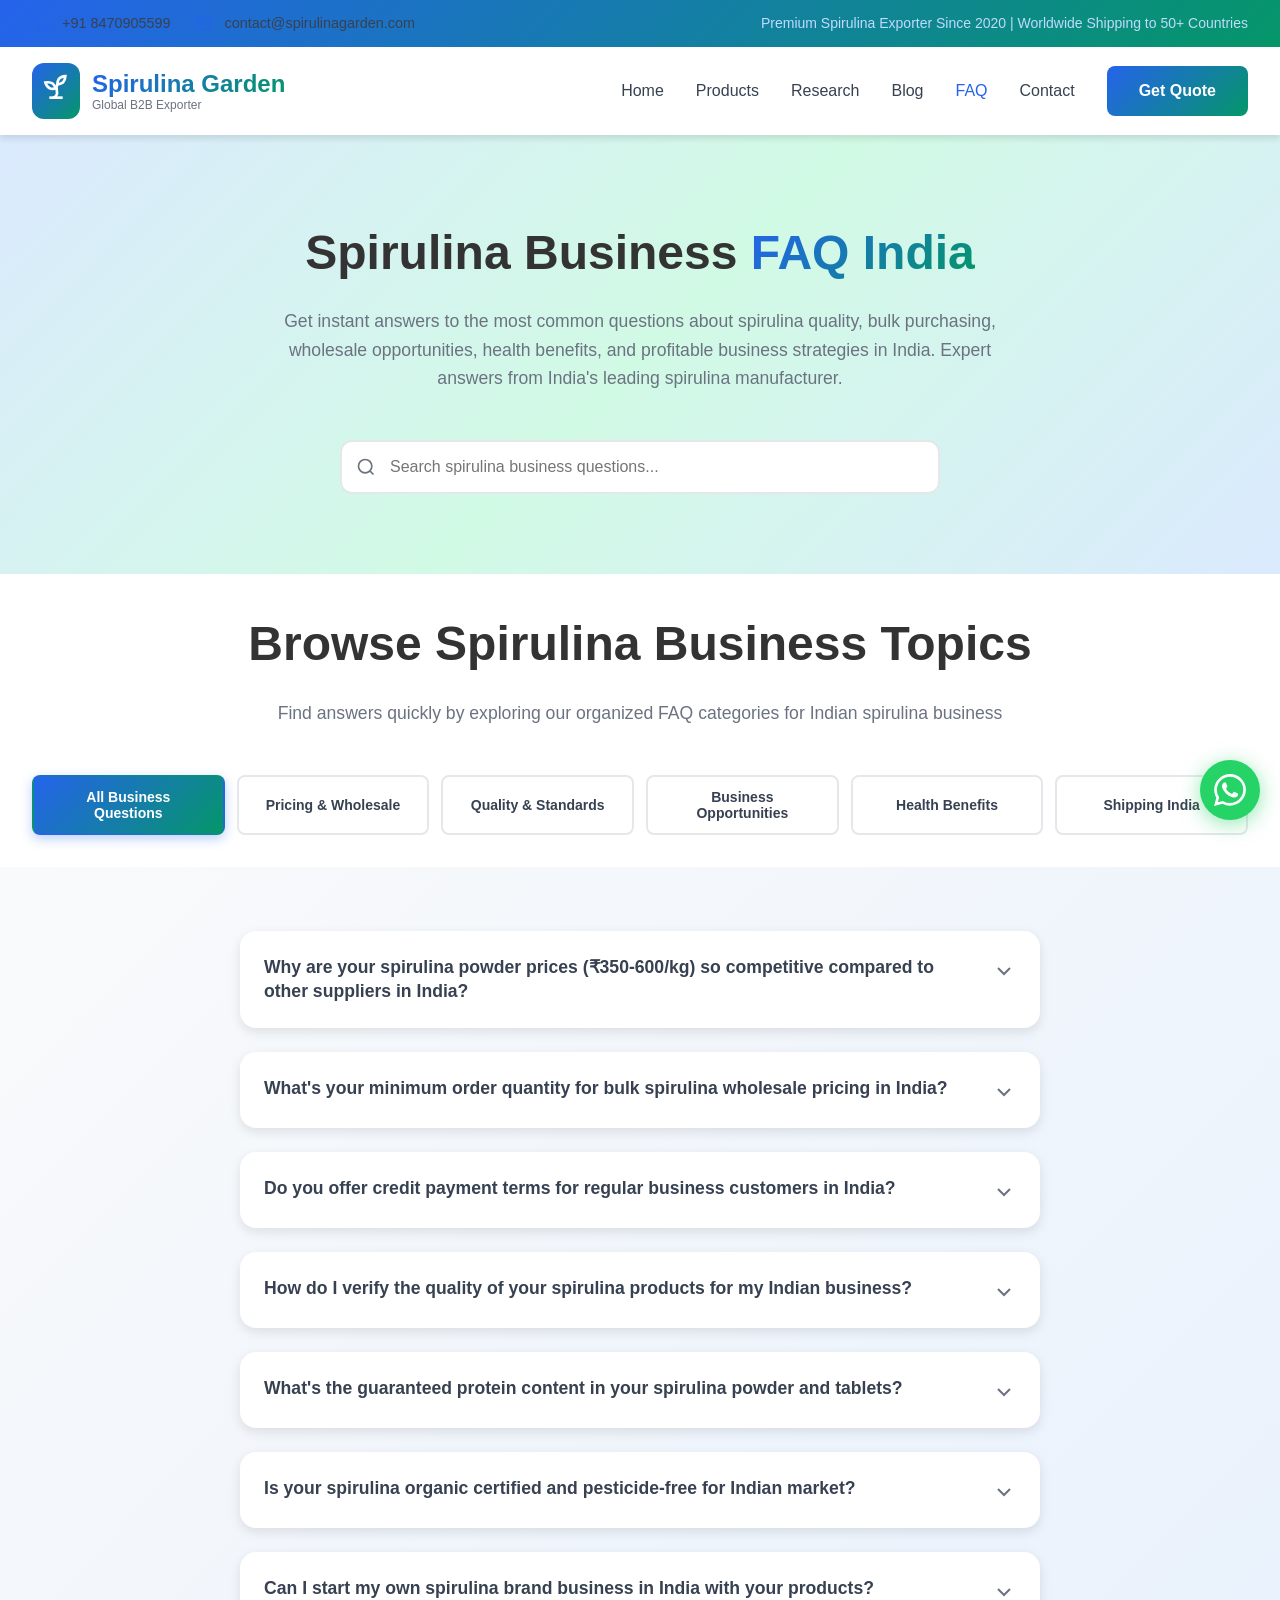
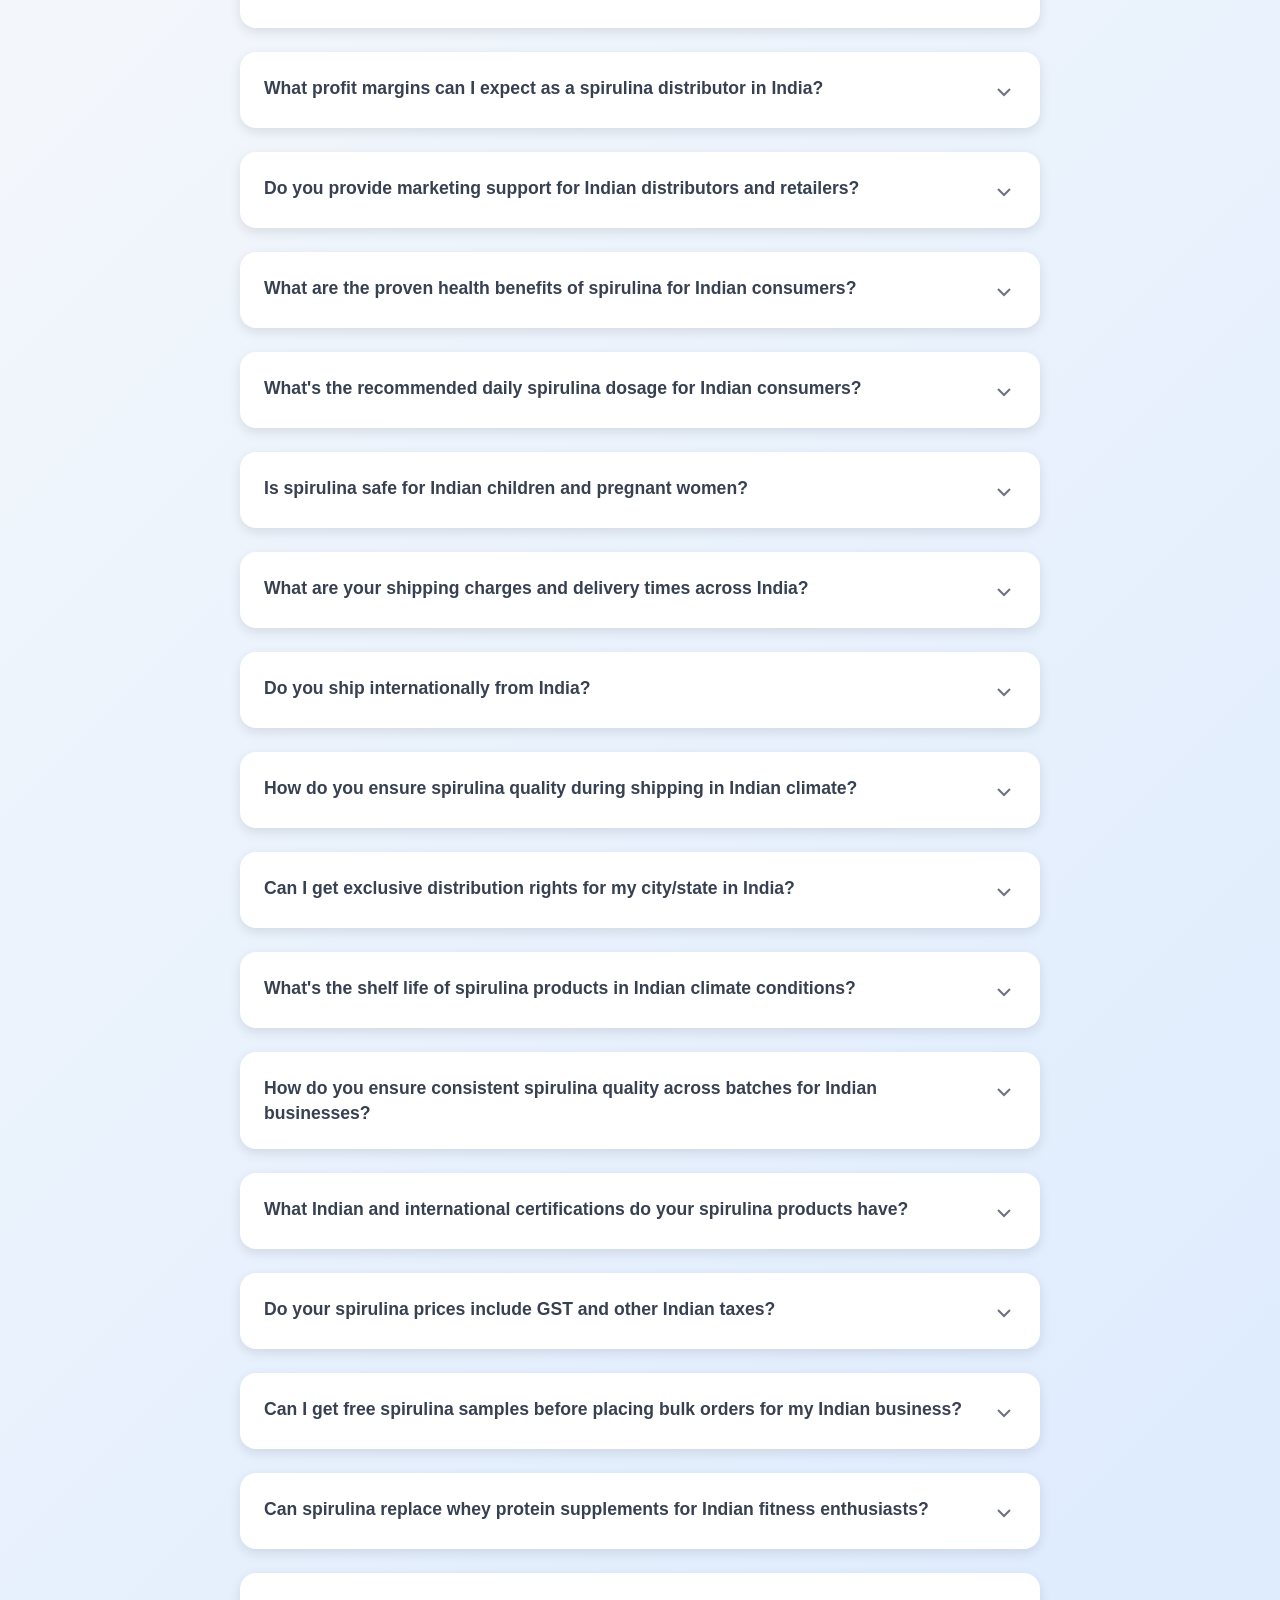
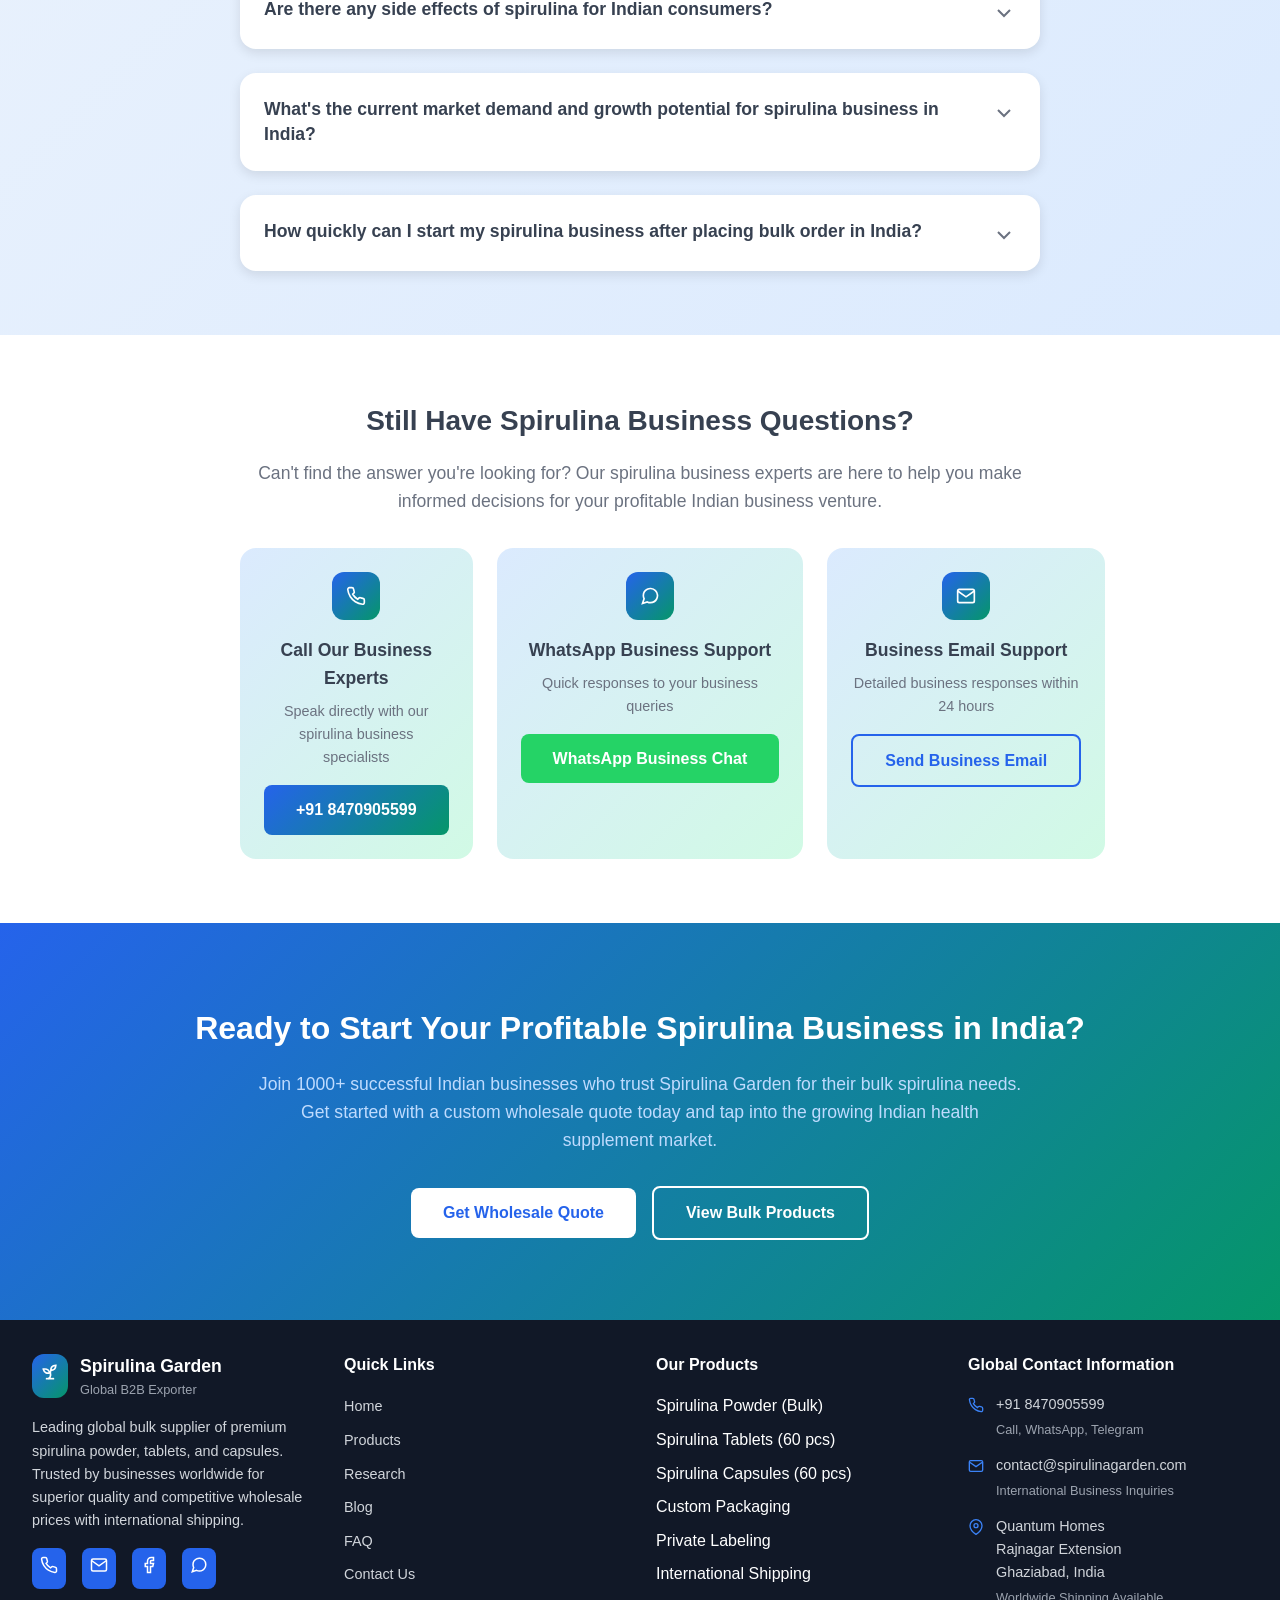
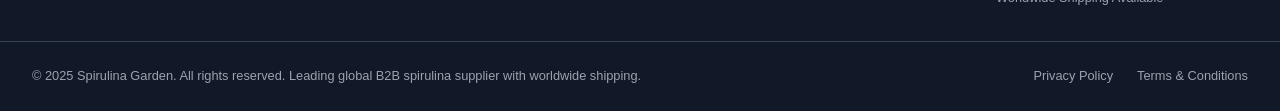
<file: faq.html>
<!DOCTYPE html>
<html lang="en">
<head>
    <meta charset="UTF-8">
    <meta name="viewport" content="width=device-width, initial-scale=1.0">
    <title>Spirulina FAQ India - Top 50 Business Questions Answered | Bulk Spirulina Supplier | Spirulina Garden</title>
    <meta name="description" content="Get answers to top 50 spirulina business questions for India market - bulk pricing, quality standards, wholesale opportunities, health benefits, shipping, profit margins. Expert answers from India's leading spirulina manufacturer.">
    <meta name="keywords" content="spirulina FAQ India, spirulina business questions, bulk spirulina FAQ, spirulina price questions India, spirulina quality FAQ, spirulina wholesale FAQ, spirulina health benefits FAQ, spirulina supplier questions, organic spirulina FAQ, spirulina manufacturer FAQ India, spirulina distributor questions, spirulina private label FAQ, spirulina tablets FAQ, spirulina capsules FAQ, spirulina powder FAQ, spirulina business opportunities FAQ, health supplement FAQ India, protein powder FAQ, superfood FAQ India, spirulina profit margins FAQ">
    <link rel="stylesheet" href="styles.css">
    <link rel="icon" type="image/svg+xml" href="data:image/svg+xml,%3Csvg xmlns='http://www.w3.org/2000/svg' viewBox='0 0 24 24' fill='none' stroke='%23059669' stroke-width='2'%3E%3Cpath d='M7 20h10'/%3E%3Cpath d='M10 20c5.5-2.5.8-6.4 3-10'/%3E%3Cpath d='M9.5 9.4c1.1.8 1.8 2.2 2.3 3.7-2 .4-3.5.4-4.8-.3-1.2-.6-2.3-1.9-3-4.2 2.8-.5 4.4 0 5.5.8z'/%3E%3Cpath d='M14.1 6a7 7 0 0 0-1.1 4c1.9-.1 3.3-.7 4.3-1.4 1-1.1 1.6-2.7 1.7-4.7-2.7.1-4 1-4.9 2.1z'/%3E%3C/svg%3E">
</head>
<body>
    <!-- Header -->
    <header class="header">
        <!-- Top Contact Bar -->
        <div class="top-bar">
            <div class="container">
                <div class="top-bar-content">
                    <div class="contact-info">
                        <div class="contact-item">
                            <svg class="icon" viewBox="0 0 24 24" fill="none" stroke="currentColor" stroke-width="2">
                                <path d="M22 16.92v3a2 2 0 0 1-2.18 2 19.79 19.79 0 0 1-8.63-3.07 19.5 19.5 0 0 1-6-6 19.79 19.79 0 0 1-3.07-8.67A2 2 0 0 1 4.11 2h3a2 2 0 0 1 2 1.72 12.84 12.84 0 0 0 .7 2.81 2 2 0 0 1-.45 2.11L8.09 9.91a16 16 0 0 0 6 6l1.27-1.27a2 2 0 0 1 2.11-.45 12.84 12.84 0 0 0 2.81.7A2 2 0 0 1 22 16.92z"/>
                            </svg>
                            <span>+91 8470905599</span>
                        </div>
                        <div class="contact-item">
                            <svg class="icon" viewBox="0 0 24 24" fill="none" stroke="currentColor" stroke-width="2">
                                <path d="M4 4h16c1.1 0 2 .9 2 2v12c0 1.1-.9 2-2 2H4c-1.1 0-2-.9-2-2V6c0-1.1.9-2 2-2z"/>
                                <polyline points="22,6 12,13 2,6"/>
                            </svg>
                            <span>contact@spirulinagarden.com</span>
                        </div>
                    </div>
                    <div class="tagline">
                        <span>Premium Spirulina Exporter Since 2020 | Worldwide Shipping to 50+ Countries</span>
                    </div>
                </div>
            </div>
        </div>

        <!-- Main Header -->
        <div class="main-header">
            <div class="container">
                <div class="header-content">
                    <!-- Logo -->
                    <a href="index.html" class="logo">
                        <div class="logo-icon">
                            <svg viewBox="0 0 24 24" fill="none" stroke="currentColor" stroke-width="2">
                                <path d="M7 20h10"/>
                                <path d="M10 20c5.5-2.5.8-6.4 3-10"/>
                                <path d="M9.5 9.4c1.1.8 1.8 2.2 2.3 3.7-2 .4-3.5.4-4.8-.3-1.2-.6-2.3-1.9-3-4.2 2.8-.5 4.4 0 5.5.8z"/>
                                <path d="M14.1 6a7 7 0 0 0-1.1 4c1.9-.1 3.3-.7 4.3-1.4 1-1.1 1.6-2.7 1.7-4.7-2.7.1-4 1-4.9 2.1z"/>
                            </svg>
                        </div>
                        <div class="logo-text">
                            <h1>Spirulina Garden</h1>
                            <p>Global B2B Exporter</p>
                        </div>
                    </a>

                    <!-- Desktop Navigation -->
                    <nav class="desktop-nav">
                        <a href="index.html" class="nav-link">Home</a>
                        <a href="products.html" class="nav-link">Products</a>
                        <a href="research.html" class="nav-link">Research</a>
                        <a href="blog.html" class="nav-link">Blog</a>
                        <a href="faq.html" class="nav-link active">FAQ</a>
                        <a href="contact.html" class="nav-link">Contact</a>
                        <a href="contact.html" class="btn btn-primary">Get Quote</a>
                    </nav>

                    <!-- Mobile Menu Button -->
                    <button class="mobile-menu-btn" onclick="toggleMobileMenu()">
                        <span class="hamburger"></span>
                        <span class="hamburger"></span>
                        <span class="hamburger"></span>
                    </button>
                </div>

                <!-- Mobile Navigation -->
                <nav class="mobile-nav" id="mobileNav">
                    <a href="index.html" class="mobile-nav-link">Home</a>
                    <a href="products.html" class="mobile-nav-link">Products</a>
                    <a href="research.html" class="mobile-nav-link">Research</a>
                    <a href="blog.html" class="mobile-nav-link">Blog</a>
                    <a href="faq.html" class="mobile-nav-link">FAQ</a>
                    <a href="contact.html" class="mobile-nav-link">Contact</a>
                    <a href="contact.html" class="btn btn-primary">Get Quote</a>
                </nav>
            </div>
        </div>
    </header>

    <!-- Main Content -->
    <main>
        <!-- Hero Section -->
        <section class="hero">
            <div class="container">
                <div class="section-header">
                    <h1>Spirulina Business <span class="gradient-text">FAQ India</span></h1>
                    <p>Get instant answers to the most common questions about spirulina quality, bulk purchasing, wholesale opportunities, health benefits, and profitable business strategies in India. Expert answers from India's leading spirulina manufacturer.</p>
                </div>
                
                <!-- Search FAQ -->
                <div class="faq-search">
                    <div class="search-box">
                        <svg class="search-icon" viewBox="0 0 24 24" fill="none" stroke="currentColor" stroke-width="2">
                            <circle cx="11" cy="11" r="8"/>
                            <path d="m21 21-4.35-4.35"/>
                        </svg>
                        <input type="text" id="faqSearch" placeholder="Search spirulina business questions..." onkeyup="searchFAQ()">
                    </div>
                </div>
            </div>
        </section>

        <!-- FAQ Categories -->
        <section class="faq-categories">
            <div class="container">
                <div class="section-header">
                    <h2>Browse Spirulina Business Topics</h2>
                    <p>Find answers quickly by exploring our organized FAQ categories for Indian spirulina business</p>
                </div>
                <div class="faq-category-tabs">
                    <button class="faq-tab active" onclick="showFAQCategory('all')">All Business Questions</button>
                    <button class="faq-tab" onclick="showFAQCategory('pricing')">Pricing & Wholesale</button>
                    <button class="faq-tab" onclick="showFAQCategory('quality')">Quality & Standards</button>
                    <button class="faq-tab" onclick="showFAQCategory('business')">Business Opportunities</button>
                    <button class="faq-tab" onclick="showFAQCategory('health')">Health Benefits</button>
                    <button class="faq-tab" onclick="showFAQCategory('shipping')">Shipping India</button>
                </div>
            </div>
        </section>

        <!-- FAQ Content -->
        <section class="faq-content">
            <div class="container">
                <div class="faq-grid">
                    
                    <!-- Pricing & Orders FAQs -->
                    <div class="faq-item" data-category="pricing">
                        <div class="faq-question" onclick="toggleFAQ(this)">
                            <h3>Why are your spirulina powder prices (₹350-600/kg) so competitive compared to other suppliers in India?</h3>
                            <svg class="faq-icon" viewBox="0 0 24 24" fill="none" stroke="currentColor" stroke-width="2">
                                <polyline points="6,9 12,15 18,9"/>
                            </svg>
                        </div>
                        <div class="faq-answer">
                            <p>Our competitive spirulina powder pricing (₹350-600/kg) reflects <strong>direct manufacturing economies and bulk production</strong>, not compromised quality. As India's leading spirulina manufacturer, we eliminate 3-4 distributor markups by selling directly to businesses. Retail stores add 200-300% markup, while we offer wholesale manufacturer prices with same premium organic quality. Our bulk packaging (25kg+ orders) reduces per-unit costs significantly for Indian businesses.</p>
                            <div class="faq-cta">
                                <a href="contact.html" class="btn btn-primary">Get Manufacturer Quote</a>
                            </div>
                        </div>
                    </div>

                    <div class="faq-item" data-category="pricing">
                        <div class="faq-question" onclick="toggleFAQ(this)">
                            <h3>What's your minimum order quantity for bulk spirulina wholesale pricing in India?</h3>
                            <svg class="faq-icon" viewBox="0 0 24 24" fill="none" stroke="currentColor" stroke-width="2">
                                <polyline points="6,9 12,15 18,9"/>
                            </svg>
                        </div>
                        <div class="faq-answer">
                            <p><strong>Organic Spirulina Powder:</strong> 1kg minimum (best wholesale prices at 25kg+)<br>
                            <strong>Spirulina Tablets/Capsules:</strong> 100 bottles minimum for wholesale rates<br>
                            <strong>Custom Packaging & Private Label:</strong> 500 units minimum<br><br>
                            Larger quantities get better manufacturer pricing. Orders above 100kg qualify for our premium bulk rates with additional 10-15% discounts. Perfect for distributors, health stores, and supplement businesses across India.</p>
                            <div class="faq-cta">
                                <a href="contact.html" class="btn btn-primary">Calculate Wholesale Savings</a>
                            </div>
                        </div>
                    </div>

                    <div class="faq-item" data-category="pricing">
                        <div class="faq-question" onclick="toggleFAQ(this)">
                            <h3>Do you offer credit payment terms for regular business customers in India?</h3>
                            <svg class="faq-icon" viewBox="0 0 24 24" fill="none" stroke="currentColor" stroke-width="2">
                                <polyline points="6,9 12,15 18,9"/>
                            </svg>
                        </div>
                        <div class="faq-answer">
                            <p>Yes! After 3 successful orders, we offer <strong>30-day credit payment terms</strong> for established Indian business customers. For bulk orders (50kg+), we accept 50% advance and 50% before dispatch. We also provide credit facilities for verified businesses, distributors, and health stores with proper GST documentation and business verification.</p>
                            <div class="faq-cta">
                                <a href="contact.html" class="btn btn-primary">Apply for Business Credit</a>
                            </div>
                        </div>
                    </div>

                    <!-- Quality & Safety FAQs -->
                    <div class="faq-item" data-category="quality">
                        <div class="faq-question" onclick="toggleFAQ(this)">
                            <h3>How do I verify the quality of your spirulina products for my Indian business?</h3>
                            <svg class="faq-icon" viewBox="0 0 24 24" fill="none" stroke="currentColor" stroke-width="2">
                                <polyline points="6,9 12,15 18,9"/>
                            </svg>
                        </div>
                        <div class="faq-answer">
                            <p>Every batch comes with <strong>NABL lab test certificates</strong> showing protein content (65-70% guaranteed), heavy metals, microbiological safety, and moisture levels. We provide certificates from NABL-accredited Indian labs and FSSAI compliance. You can also request free samples with test certificates before placing bulk orders for your business.</p>
                            <div class="faq-cta">
                                <a href="contact.html" class="btn btn-primary">Request NABL Certificates</a>
                            </div>
                        </div>
                    </div>

                    <div class="faq-item" data-category="quality">
                        <div class="faq-question" onclick="toggleFAQ(this)">
                            <h3>What's the guaranteed protein content in your spirulina powder and tablets?</h3>
                            <svg class="faq-icon" viewBox="0 0 24 24" fill="none" stroke="currentColor" stroke-width="2">
                                <polyline points="6,9 12,15 18,9"/>
                            </svg>
                        </div>
                        <div class="faq-answer">
                            <p>Our premium organic spirulina contains <strong>65-70% protein guaranteed</strong> - among the highest in India. This includes all 9 essential amino acids in optimal ratios perfect for Indian vegetarian population. Lower-grade spirulina from other suppliers typically contains only 55-60% protein. We guarantee minimum 65% protein content with NABL lab verification for every batch.</p>
                            <div class="faq-cta">
                                <a href="products.html" class="btn btn-primary">View Detailed Specifications</a>
                            </div>
                        </div>
                    </div>

                    <div class="faq-item" data-category="quality">
                        <div class="faq-question" onclick="toggleFAQ(this)">
                            <h3>Is your spirulina organic certified and pesticide-free for Indian market?</h3>
                            <svg class="faq-icon" viewBox="0 0 24 24" fill="none" stroke="currentColor" stroke-width="2">
                                <polyline points="6,9 12,15 18,9"/>
                            </svg>
                        </div>
                        <div class="faq-answer">
                            <p>We offer both <strong>organic certified</strong> and conventional spirulina for Indian market. Our organic spirulina has Indian organic certification, is pesticide-free and chemical-free. Even our conventional spirulina is grown in controlled environments without harmful chemicals. Organic options are available at 20-30% premium pricing with higher profit margins for retailers.</p>
                            <div class="faq-cta">
                                <a href="contact.html" class="btn btn-primary">Check Organic Business Options</a>
                            </div>
                        </div>
                    </div>

                    <!-- Business & Bulk FAQs -->
                    <div class="faq-item" data-category="business">
                        <div class="faq-question" onclick="toggleFAQ(this)">
                            <h3>Can I start my own spirulina brand business in India with your products?</h3>
                            <svg class="faq-icon" viewBox="0 0 24 24" fill="none" stroke="currentColor" stroke-width="2">
                                <polyline points="6,9 12,15 18,9"/>
                            </svg>
                        </div>
                        <div class="faq-answer">
                            <p>Absolutely! We offer <strong>private labeling services</strong> with minimum 500 bottles for Indian entrepreneurs. You get your brand name, logo, custom packaging design, and Indian language labels. We handle manufacturing, packaging, and quality control. Profit margins are typically 40-60% higher than reselling existing brands in Indian market.</p>
                            <div class="faq-cta">
                                <a href="contact.html" class="btn btn-primary">Start Your Indian Brand</a>
                            </div>
                        </div>
                    </div>

                    <div class="faq-item" data-category="business">
                        <div class="faq-question" onclick="toggleFAQ(this)">
                            <h3>What profit margins can I expect as a spirulina distributor in India?</h3>
                            <svg class="faq-icon" viewBox="0 0 24 24" fill="none" stroke="currentColor" stroke-width="2">
                                <polyline points="6,9 12,15 18,9"/>
                            </svg>
                        </div>
                        <div class="faq-answer">
                            <p><strong>Retail Distribution in India:</strong> 25-35% profit margins<br>
                            <strong>Bulk B2B Sales to Health Stores:</strong> 15-25% margins<br>
                            <strong>Private Labeling Business:</strong> 40-60% margins<br>
                            <strong>Online Sales (Amazon, Flipkart):</strong> 30-50% margins<br><br>
                            Higher volumes and exclusive territory rights in Indian cities can increase margins further. Tier-2, Tier-3 cities offer better opportunities.</p>
                            <div class="faq-cta">
                                <a href="contact.html" class="btn btn-primary">Become Indian Distributor</a>
                            </div>
                        </div>
                    </div>

                    <div class="faq-item" data-category="business">
                        <div class="faq-question" onclick="toggleFAQ(this)">
                            <h3>Do you provide marketing support for Indian distributors and retailers?</h3>
                            <svg class="faq-icon" viewBox="0 0 24 24" fill="none" stroke="currentColor" stroke-width="2">
                                <polyline points="6,9 12,15 18,9"/>
                            </svg>
                        </div>
                        <div class="faq-answer">
                            <p>Yes! We provide <strong>complete marketing support for Indian market</strong> including product brochures in Hindi/English, digital marketing materials, training sessions, and technical documentation. For exclusive distributors, we also offer co-marketing opportunities, trade show support, and help with online marketplace listings (Amazon, Flipkart).</p>
                            <div class="faq-cta">
                                <a href="contact.html" class="btn btn-primary">Get Indian Marketing Support</a>
                            </div>
                        </div>
                    </div>

                    <!-- Health Benefits FAQs -->
                    <div class="faq-item" data-category="health">
                        <div class="faq-question" onclick="toggleFAQ(this)">
                            <h3>What are the proven health benefits of spirulina for Indian consumers?</h3>
                            <svg class="faq-icon" viewBox="0 0 24 24" fill="none" stroke="currentColor" stroke-width="2">
                                <polyline points="6,9 12,15 18,9"/>
                            </svg>
                        </div>
                        <div class="faq-answer">
                            <p>NASA and WHO research confirms spirulina's benefits for Indian population: <strong>Complete protein source</strong> (all 9 essential amino acids) perfect for vegetarians, high iron content (28mg/100g) for anemia prevention, vitamin B12 for energy, antioxidants, and immune system support. Particularly effective for addressing protein deficiency common in Indian diet and malnutrition.</p>
                            <div class="faq-cta">
                                <a href="research.html" class="btn btn-primary">View Research & Lab Reports</a>
                            </div>
                        </div>
                    </div>

                    <div class="faq-item" data-category="health">
                        <div class="faq-question" onclick="toggleFAQ(this)">
                            <h3>What's the recommended daily spirulina dosage for Indian consumers?</h3>
                            <svg class="faq-icon" viewBox="0 0 24 24" fill="none" stroke="currentColor" stroke-width="2">
                                <polyline points="6,9 12,15 18,9"/>
                            </svg>
                        </div>
                        <div class="faq-answer">
                            <p><strong>Recommended dosage for Indians:</strong> 3-5 grams daily (1 teaspoon powder or 6-10 tablets of 500mg each). Start with 1-2 grams for first week. Athletes, gym-goers, and those with higher protein needs can consume up to 10 grams daily. Always consult healthcare providers for personalized advice, especially important in Indian climate.</p>
                            <div class="faq-cta">
                                <a href="contact.html" class="btn btn-primary">Get Detailed Dosage Guide</a>
                            </div>
                        </div>
                    </div>

                    <div class="faq-item" data-category="health">
                        <div class="faq-question" onclick="toggleFAQ(this)">
                            <h3>Is spirulina safe for Indian children and pregnant women?</h3>
                            <svg class="faq-icon" viewBox="0 0 24 24" fill="none" stroke="currentColor" stroke-width="2">
                                <polyline points="6,9 12,15 18,9"/>
                            </svg>
                        </div>
                        <div class="faq-answer">
                            <p>High-quality organic spirulina is generally safe for Indian children (reduced dosage) and pregnant women. However, we always recommend <strong>consulting Indian healthcare providers</strong> before use during pregnancy or for children under 12. Our spirulina is NABL tested for heavy metals and contaminants to ensure safety for Indian families.</p>
                            <div class="faq-cta">
                                <a href="contact.html" class="btn btn-primary">Get Safety Guidelines</a>
                            </div>
                        </div>
                    </div>

                    <!-- Shipping & Delivery FAQs -->
                    <div class="faq-item" data-category="shipping">
                        <div class="faq-question" onclick="toggleFAQ(this)">
                            <h3>What are your shipping charges and delivery times across India?</h3>
                            <svg class="faq-icon" viewBox="0 0 24 24" fill="none" stroke="currentColor" stroke-width="2">
                                <polyline points="6,9 12,15 18,9"/>
                            </svg>
                        </div>
                        <div class="faq-answer">
                            <p><strong>Pan-India Delivery Times:</strong><br>
                            • Delhi NCR, Ghaziabad: 1-2 days<br>
                            • Metro cities (Mumbai, Bangalore, Chennai, Hyderabad, Pune): 2-4 days<br>
                            • Tier-2 cities: 4-6 days<br>
                            • Other locations: 5-7 days<br><br>
                            <strong>Shipping Charges:</strong> ₹50-150 depending on location and weight. FREE shipping on bulk orders above ₹5,000 across India.</p>
                            <div class="faq-cta">
                                <a href="contact.html" class="btn btn-primary">Check Your City Shipping</a>
                            </div>
                        </div>
                    </div>

                    <div class="faq-item" data-category="shipping">
                        <div class="faq-question" onclick="toggleFAQ(this)">
                            <h3>Do you ship internationally from India?</h3>
                            <svg class="faq-icon" viewBox="0 0 24 24" fill="none" stroke="currentColor" stroke-width="2">
                                <polyline points="6,9 12,15 18,9"/>
                            </svg>
                        </div>
                        <div class="faq-answer">
                            <p>Yes! We export to <strong>50+ countries</strong> worldwide from our Indian manufacturing facility. International shipping available for bulk orders (25kg+). We handle all export documentation, customs clearance, and FSSAI export certificates. Delivery time: 7-15 days depending on destination. Air freight and sea freight options available for large orders.</p>
                            <div class="faq-cta">
                                <a href="contact.html" class="btn btn-primary">Get Export Quote</a>
                            </div>
                        </div>
                    </div>

                    <div class="faq-item" data-category="shipping">
                        <div class="faq-question" onclick="toggleFAQ(this)">
                            <h3>How do you ensure spirulina quality during shipping in Indian climate?</h3>
                            <svg class="faq-icon" viewBox="0 0 24 24" fill="none" stroke="currentColor" stroke-width="2">
                                <polyline points="6,9 12,15 18,9"/>
                            </svg>
                        </div>
                        <div class="faq-answer">
                            <p>We use <strong>food-grade packaging</strong> specially designed for Indian climate with moisture barriers and UV protection. Products are sealed in airtight containers to prevent contamination during monsoon and summer. Temperature-controlled shipping for sensitive orders across India. All packages are tracked and insured for safe delivery.</p>
                            <div class="faq-cta">
                                <a href="contact.html" class="btn btn-primary">Learn About Climate-Safe Packaging</a>
                            </div>
                        </div>
                    </div>

                    <!-- Additional Business FAQs -->
                    <div class="faq-item" data-category="business">
                        <div class="faq-question" onclick="toggleFAQ(this)">
                            <h3>Can I get exclusive distribution rights for my city/state in India?</h3>
                            <svg class="faq-icon" viewBox="0 0 24 24" fill="none" stroke="currentColor" stroke-width="2">
                                <polyline points="6,9 12,15 18,9"/>
                            </svg>
                        </div>
                        <div class="faq-answer">
                            <p>Yes! We offer <strong>exclusive territory rights</strong> for serious distributors in Indian cities/states with minimum annual commitments. Exclusive distributors get better manufacturer pricing, dedicated marketing support, and protected territories. Minimum commitment varies by city size and market potential. Great opportunities in tier-2, tier-3 cities.</p>
                            <div class="faq-cta">
                                <a href="contact.html" class="btn btn-primary">Apply for Territory Rights</a>
                            </div>
                        </div>
                    </div>

                    <div class="faq-item" data-category="business">
                        <div class="faq-question" onclick="toggleFAQ(this)">
                            <h3>What's the shelf life of spirulina products in Indian climate conditions?</h3>
                            <svg class="faq-icon" viewBox="0 0 24 24" fill="none" stroke="currentColor" stroke-width="2">
                                <polyline points="6,9 12,15 18,9"/>
                            </svg>
                        </div>
                        <div class="faq-answer">
                            <p><strong>Organic Spirulina Powder:</strong> 24 months from manufacturing date<br>
                            <strong>Spirulina Tablets/Capsules:</strong> 24 months from manufacturing<br><br>
                            Store in cool, dry place away from direct sunlight and moisture (important in Indian climate). Proper storage maintains nutritional value throughout shelf life. We provide products with minimum 18 months remaining shelf life for Indian businesses.</p>
                            <div class="faq-cta">
                                <a href="contact.html" class="btn btn-primary">Get Indian Climate Storage Guide</a>
                            </div>
                        </div>
                    </div>

                    <!-- More Quality FAQs -->
                    <div class="faq-item" data-category="quality">
                        <div class="faq-question" onclick="toggleFAQ(this)">
                            <h3>How do you ensure consistent spirulina quality across batches for Indian businesses?</h3>
                            <svg class="faq-icon" viewBox="0 0 24 24" fill="none" stroke="currentColor" stroke-width="2">
                                <polyline points="6,9 12,15 18,9"/>
                            </svg>
                        </div>
                        <div class="faq-answer">
                            <p>We maintain <strong>strict quality control</strong> with standardized cultivation, harvesting, and processing procedures in our ISO certified Indian facility. Every batch undergoes multiple quality checks including protein analysis, heavy metal testing, and microbiological testing at NABL labs. We maintain detailed batch records for complete traceability for Indian businesses.</p>
                            <div class="faq-cta">
                                <a href="contact.html" class="btn btn-primary">View Manufacturing Process</a>
                            </div>
                        </div>
                    </div>

                    <div class="faq-item" data-category="quality">
                        <div class="faq-question" onclick="toggleFAQ(this)">
                            <h3>What Indian and international certifications do your spirulina products have?</h3>
                            <svg class="faq-icon" viewBox="0 0 24 24" fill="none" stroke="currentColor" stroke-width="2">
                                <polyline points="6,9 12,15 18,9"/>
                            </svg>
                        </div>
                        <div class="faq-answer">
                            <p>Our products have <strong>FSSAI certification</strong> for Indian market, ISO 22000 quality standards, organic certifications (for organic variants), and NABL-accredited lab test certificates for each batch. Export products meet international food safety standards including FDA, EU regulations. All certifications valid for Indian businesses.</p>
                            <div class="faq-cta">
                                <a href="contact.html" class="btn btn-primary">View All Certifications</a>
                            </div>
                        </div>
                    </div>

                    <!-- More Pricing FAQs -->
                    <div class="faq-item" data-category="pricing">
                        <div class="faq-question" onclick="toggleFAQ(this)">
                            <h3>Do your spirulina prices include GST and other Indian taxes?</h3>
                            <svg class="faq-icon" viewBox="0 0 24 24" fill="none" stroke="currentColor" stroke-width="2">
                                <polyline points="6,9 12,15 18,9"/>
                            </svg>
                        </div>
                        <div class="faq-answer">
                            <p>Our quoted spirulina prices are <strong>excluding GST</strong> (18% additional as per Indian tax structure). For registered Indian businesses, we provide proper GST invoices for input tax credit. Final pricing includes all applicable taxes and charges. No hidden costs - completely transparent pricing policy for Indian market.</p>
                            <div class="faq-cta">
                                <a href="contact.html" class="btn btn-primary">Get GST Inclusive Pricing</a>
                            </div>
                        </div>
                    </div>

                    <div class="faq-item" data-category="pricing">
                        <div class="faq-question" onclick="toggleFAQ(this)">
                            <h3>Can I get free spirulina samples before placing bulk orders for my Indian business?</h3>
                            <svg class="faq-icon" viewBox="0 0 24 24" fill="none" stroke="currentColor" stroke-width="2">
                                <polyline points="6,9 12,15 18,9"/>
                            </svg>
                        </div>
                        <div class="faq-answer">
                            <p>Absolutely! We provide <strong>free spirulina samples</strong> (50-100g powder, 10-20 tablets/capsules) for serious bulk buyers and Indian businesses. Sample shipping charges apply (₹100-200 across India). We also provide samples with NABL test certificates. This helps you verify quality before committing to large wholesale orders.</p>
                            <div class="faq-cta">
                                <a href="contact.html" class="btn btn-primary">Request Free Samples</a>
                            </div>
                        </div>
                    </div>

                    <!-- More Health FAQs -->
                    <div class="faq-item" data-category="health">
                        <div class="faq-question" onclick="toggleFAQ(this)">
                            <h3>Can spirulina replace whey protein supplements for Indian fitness enthusiasts?</h3>
                            <svg class="faq-icon" viewBox="0 0 24 24" fill="none" stroke="currentColor" stroke-width="2">
                                <polyline points="6,9 12,15 18,9"/>
                            </svg>
                        </div>
                        <div class="faq-answer">
                            <p>Spirulina provides <strong>complete protein</strong> with all 9 essential amino acids, making it excellent natural alternative to synthetic protein supplements for Indian fitness enthusiasts. While protein concentration is lower than whey (65-70% vs 80%), spirulina offers additional iron, B12, vitamins, minerals, and antioxidants that synthetic proteins lack. Perfect for vegetarian Indian population.</p>
                            <div class="faq-cta">
                                <a href="research.html" class="btn btn-primary">Compare Protein Analysis</a>
                            </div>
                        </div>
                    </div>

                    <div class="faq-item" data-category="health">
                        <div class="faq-question" onclick="toggleFAQ(this)">
                            <h3>Are there any side effects of spirulina for Indian consumers?</h3>
                            <svg class="faq-icon" viewBox="0 0 24 24" fill="none" stroke="currentColor" stroke-width="2">
                                <polyline points="6,9 12,15 18,9"/>
                            </svg>
                        </div>
                        <div class="faq-answer">
                            <p>High-quality organic spirulina is generally safe for Indian consumers with minimal side effects. Some people may experience mild digestive discomfort initially. <strong>Start with small doses</strong> (1-2g) and gradually increase. People with autoimmune conditions or phenylketonuria should consult Indian doctors before use. Important in Indian climate to stay hydrated.</p>
                            <div class="faq-cta">
                                <a href="contact.html" class="btn btn-primary">Get Indian Usage Guidelines</a>
                            </div>
                        </div>
                    </div>

                    <!-- More Business FAQs -->
                    <div class="faq-item" data-category="business">
                        <div class="faq-question" onclick="toggleFAQ(this)">
                            <h3>What's the current market demand and growth potential for spirulina business in India?</h3>
                            <svg class="faq-icon" viewBox="0 0 24 24" fill="none" stroke="currentColor" stroke-width="2">
                                <polyline points="6,9 12,15 18,9"/>
                            </svg>
                        </div>
                        <div class="faq-answer">
                            <p>The Indian spirulina market is growing at <strong>18% annually</strong>, expected to reach ₹2500 crores by 2027. Increasing health awareness, protein deficiency concerns, fitness trends, and vegetarian population drive demand. Tier-2 and Tier-3 cities show highest growth potential (25% annually) with less competition and better profit margins.</p>
                            <div class="faq-cta">
                                <a href="blog.html" class="btn btn-primary">Read Indian Market Analysis</a>
                            </div>
                        </div>
                    </div>

                    <div class="faq-item" data-category="business">
                        <div class="faq-question" onclick="toggleFAQ(this)">
                            <h3>How quickly can I start my spirulina business after placing bulk order in India?</h3>
                            <svg class="faq-icon" viewBox="0 0 24 24" fill="none" stroke="currentColor" stroke-width="2">
                                <polyline points="6,9 12,15 18,9"/>
                            </svg>
                        </div>
                        <div class="faq-answer">
                            <p><strong>Standard Bulk Products:</strong> 2-5 days delivery across India<br>
                            <strong>Private Labeling with Indian designs:</strong> 10-15 days for design and production<br>
                            <strong>Custom Packaging:</strong> 7-12 days<br><br>
                            We also provide marketing materials in Hindi/English, product training, and business guidance to help you start selling immediately upon delivery in Indian market.</p>
                            <div class="faq-cta">
                                <a href="contact.html" class="btn btn-primary">Plan Your Indian Business Launch</a>
                            </div>
                        </div>
                    </div>

                </div>
            </div>
        </section>

        <!-- Still Have Questions -->
        <section class="faq-contact">
            <div class="container">
                <div class="faq-contact-content">
                    <h2>Still Have Spirulina Business Questions?</h2>
                    <p>Can't find the answer you're looking for? Our spirulina business experts are here to help you make informed decisions for your profitable Indian business venture.</p>
                    <div class="contact-options">
                        <div class="contact-option">
                            <div class="contact-icon">
                                <svg viewBox="0 0 24 24" fill="none" stroke="currentColor" stroke-width="2">
                                    <path d="M22 16.92v3a2 2 0 0 1-2.18 2 19.79 19.79 0 0 1-8.63-3.07 19.5 19.5 0 0 1-6-6 19.79 19.79 0 0 1-3.07-8.67A2 2 0 0 1 4.11 2h3a2 2 0 0 1 2 1.72 12.84 12.84 0 0 0 .7 2.81 2 2 0 0 1-.45 2.11L8.09 9.91a16 16 0 0 0 6 6l1.27-1.27a2 2 0 0 1 2.11-.45 12.84 12.84 0 0 0 2.81.7A2 2 0 0 1 22 16.92z"/>
                                </svg>
                            </div>
                            <h3>Call Our Business Experts</h3>
                            <p>Speak directly with our spirulina business specialists</p>
                            <a href="tel:+918470905599" class="btn btn-primary">+91 8470905599</a>
                        </div>
                        
                        <div class="contact-option">
                            <div class="contact-icon">
                                <svg viewBox="0 0 24 24" fill="none" stroke="currentColor" stroke-width="2">
                                    <path d="M21 11.5a8.38 8.38 0 0 1-.9 3.8 8.5 8.5 0 0 1-7.6 4.7 8.38 8.38 0 0 1-3.8-.9L3 21l1.9-5.7a8.38 8.38 0 0 1-.9-3.8 8.5 8.5 0 0 1 4.7-7.6 8.38 8.38 0 0 1 3.8-.9h.5a8.48 8.48 0 0 1 8 8v.5z"/>
                                </svg>
                            </div>
                            <h3>WhatsApp Business Support</h3>
                            <p>Quick responses to your business queries</p>
                            <a href="https://wa.me/918470905599" class="btn btn-whatsapp">WhatsApp Business Chat</a>
                        </div>
                        
                        <div class="contact-option">
                            <div class="contact-icon">
                                <svg viewBox="0 0 24 24" fill="none" stroke="currentColor" stroke-width="2">
                                    <path d="M4 4h16c1.1 0 2 .9 2 2v12c0 1.1-.9 2-2 2H4c-1.1 0-2-.9-2-2V6c0-1.1.9-2 2-2z"/>
                                    <polyline points="22,6 12,13 2,6"/>
                                </svg>
                            </div>
                            <h3>Business Email Support</h3>
                            <p>Detailed business responses within 24 hours</p>
                            <a href="mailto:contact@spirulinagarden.com" class="btn btn-secondary">Send Business Email</a>
                        </div>
                    </div>
                </div>
            </div>
        </section>

        <!-- Call to Action -->
        <section class="cta">
            <div class="container">
                <div class="cta-content">
                    <h2>Ready to Start Your Profitable Spirulina Business in India?</h2>
                    <p>Join 1000+ successful Indian businesses who trust Spirulina Garden for their bulk spirulina needs. Get started with a custom wholesale quote today and tap into the growing Indian health supplement market.</p>
                    <div class="cta-buttons">
                        <a href="contact.html" class="btn btn-white">Get Wholesale Quote</a>
                        <a href="products.html" class="btn btn-outline">View Bulk Products</a>
                    </div>
                </div>
            </div>
        </section>
    </main>

    <!-- Footer -->
    <footer class="footer">
        <!-- Main Footer -->
        <div class="footer-main">
            <div class="container">
                <div class="footer-content">
                    <!-- Company Info -->
                    <div class="footer-section">
                        <div class="footer-logo">
                            <div class="logo-icon">
                                <svg viewBox="0 0 24 24" fill="none" stroke="currentColor" stroke-width="2">
                                    <path d="M7 20h10"/>
                                    <path d="M10 20c5.5-2.5.8-6.4 3-10"/>
                                    <path d="M9.5 9.4c1.1.8 1.8 2.2 2.3 3.7-2 .4-3.5.4-4.8-.3-1.2-.6-2.3-1.9-3-4.2 2.8-.5 4.4 0 5.5.8z"/>
                                    <path d="M14.1 6a7 7 0 0 0-1.1 4c1.9-.1 3.3-.7 4.3-1.4 1-1.1 1.6-2.7 1.7-4.7-2.7.1-4 1-4.9 2.1z"/>
                                </svg>
                            </div>
                            <div>
                                <h3>Spirulina Garden</h3>
                                <p>Global B2B Exporter</p>
                            </div>
                        </div>
                        <p class="footer-description">
                            Leading global bulk supplier of premium spirulina powder, tablets, and capsules. 
                            Trusted by businesses worldwide for superior quality and competitive wholesale prices with international shipping.
                        </p>
                        <div class="social-links">
                            <a href="tel:+918470905599" class="social-link">
                                <svg viewBox="0 0 24 24" fill="none" stroke="currentColor" stroke-width="2">
                                    <path d="M22 16.92v3a2 2 0 0 1-2.18 2 19.79 19.79 0 0 1-8.63-3.07 19.5 19.5 0 0 1-6-6 19.79 19.79 0 0 1-3.07-8.67A2 2 0 0 1 4.11 2h3a2 2 0 0 1 2 1.72 12.84 12.84 0 0 0 .7 2.81 2 2 0 0 1-.45 2.11L8.09 9.91a16 16 0 0 0 6 6l1.27-1.27a2 2 0 0 1 2.11-.45 12.84 12.84 0 0 0 2.81.7A2 2 0 0 1 22 16.92z"/>
                                </svg>
                            </a>
                            <a href="mailto:contact@spirulinagarden.com" class="social-link">
                                <svg viewBox="0 0 24 24" fill="none" stroke="currentColor" stroke-width="2">
                                    <path d="M4 4h16c1.1 0 2 .9 2 2v12c0 1.1-.9 2-2 2H4c-1.1 0-2-.9-2-2V6c0-1.1.9-2 2-2z"/>
                                    <polyline points="22,6 12,13 2,6"/>
                                </svg>
                            </a>
                            <a href="http://facebook.com/spirulinagarden" target="_blank" rel="noopener noreferrer" class="social-link">
                                <svg viewBox="0 0 24 24" fill="none" stroke="currentColor" stroke-width="2">
                                    <path d="M18 2h-3a5 5 0 0 0-5 5v3H7v4h3v8h4v-8h3l1-4h-4V7a1 1 0 0 1 1-1h3z"/>
                                </svg>
                            </a>
                            <a href="https://wa.me/918470905599" class="social-link">
                                <svg viewBox="0 0 24 24" fill="none" stroke="currentColor" stroke-width="2">
                                    <path d="M21 11.5a8.38 8.38 0 0 1-.9 3.8 8.5 8.5 0 0 1-7.6 4.7 8.38 8.38 0 0 1-3.8-.9L3 21l1.9-5.7a8.38 8.38 0 0 1-.9-3.8 8.5 8.5 0 0 1 4.7-7.6 8.38 8.38 0 0 1 3.8-.9h.5a8.48 8.48 0 0 1 8 8v.5z"/>
                                </svg>
                            </a>
                        </div>
                    </div>

                    <!-- Quick Links -->
                    <div class="footer-section">
                        <h4>Quick Links</h4>
                        <ul class="footer-links">
                            <li><a href="index.html">Home</a></li>
                            <li><a href="products.html">Products</a></li>
                            <li><a href="research.html">Research</a></li>
                            <li><a href="blog.html">Blog</a></li>
                            <li><a href="faq.html">FAQ</a></li>
                            <li><a href="contact.html">Contact Us</a></li>
                        </ul>
                    </div>

                    <!-- Products -->
                    <div class="footer-section">
                        <h4>Our Products</h4>
                        <ul class="footer-links">
                            <li>Spirulina Powder (Bulk)</li>
                            <li>Spirulina Tablets (60 pcs)</li>
                            <li>Spirulina Capsules (60 pcs)</li>
                            <li>Custom Packaging</li>
                            <li>Private Labeling</li>
                            <li>International Shipping</li>
                        </ul>
                    </div>

                    <!-- Contact Info -->
                    <div class="footer-section">
                        <h4>Global Contact Information</h4>
                        <div class="contact-details">
                            <div class="contact-detail">
                                <svg class="icon" viewBox="0 0 24 24" fill="none" stroke="currentColor" stroke-width="2">
                                    <path d="M22 16.92v3a2 2 0 0 1-2.18 2 19.79 19.79 0 0 1-8.63-3.07 19.5 19.5 0 0 1-6-6 19.79 19.79 0 0 1-3.07-8.67A2 2 0 0 1 4.11 2h3a2 2 0 0 1 2 1.72 12.84 12.84 0 0 0 .7 2.81 2 2 0 0 1-.45 2.11L8.09 9.91a16 16 0 0 0 6 6l1.27-1.27a2 2 0 0 1 2.11-.45 12.84 12.84 0 0 0 2.81.7A2 2 0 0 1 22 16.92z"/>
                                </svg>
                                <div>
                                    <p>+91 8470905599</p>
                                    <small>Call, WhatsApp, Telegram</small>
                                </div>
                            </div>
                            <div class="contact-detail">
                                <svg class="icon" viewBox="0 0 24 24" fill="none" stroke="currentColor" stroke-width="2">
                                    <path d="M4 4h16c1.1 0 2 .9 2 2v12c0 1.1-.9 2-2 2H4c-1.1 0-2-.9-2-2V6c0-1.1.9-2 2-2z"/>
                                    <polyline points="22,6 12,13 2,6"/>
                                </svg>
                                <div>
                                    <p>contact@spirulinagarden.com</p>
                                    <small>International Business Inquiries</small>
                                </div>
                            </div>
                            <div class="contact-detail">
                                <svg class="icon" viewBox="0 0 24 24" fill="none" stroke="currentColor" stroke-width="2">
                                    <path d="M21 10c0 7-9 13-9 13s-9-6-9-13a9 9 0 0 1 18 0z"/>
                                    <circle cx="12" cy="10" r="3"/>
                                </svg>
                                <div>
                                    <p>Quantum Homes</p>
                                    <p>Rajnagar Extension</p>
                                    <p>Ghaziabad, India</p>
                                    <small>Worldwide Shipping Available</small>
                                </div>
                            </div>
                        </div>
                    </div>
                </div>
            </div>
        </div>

        <!-- Bottom Footer -->
        <div class="footer-bottom">
            <div class="container">
                <div class="footer-bottom-content">
                    <p>&copy; 2025 Spirulina Garden. All rights reserved. Leading global B2B spirulina supplier with worldwide shipping.</p>
                    <div class="footer-bottom-links">
                        <a href="privacy-policy.html">Privacy Policy</a>
                        <a href="terms-conditions.html">Terms & Conditions</a>
                    </div>
                </div>
            </div>
        </div>
    </footer>

    <script src="script.js"></script>
    <script src="faq.js"></script>
    <script type="module" src="chatbot/chatbot.js"></script>
</body>
</html>
</file>
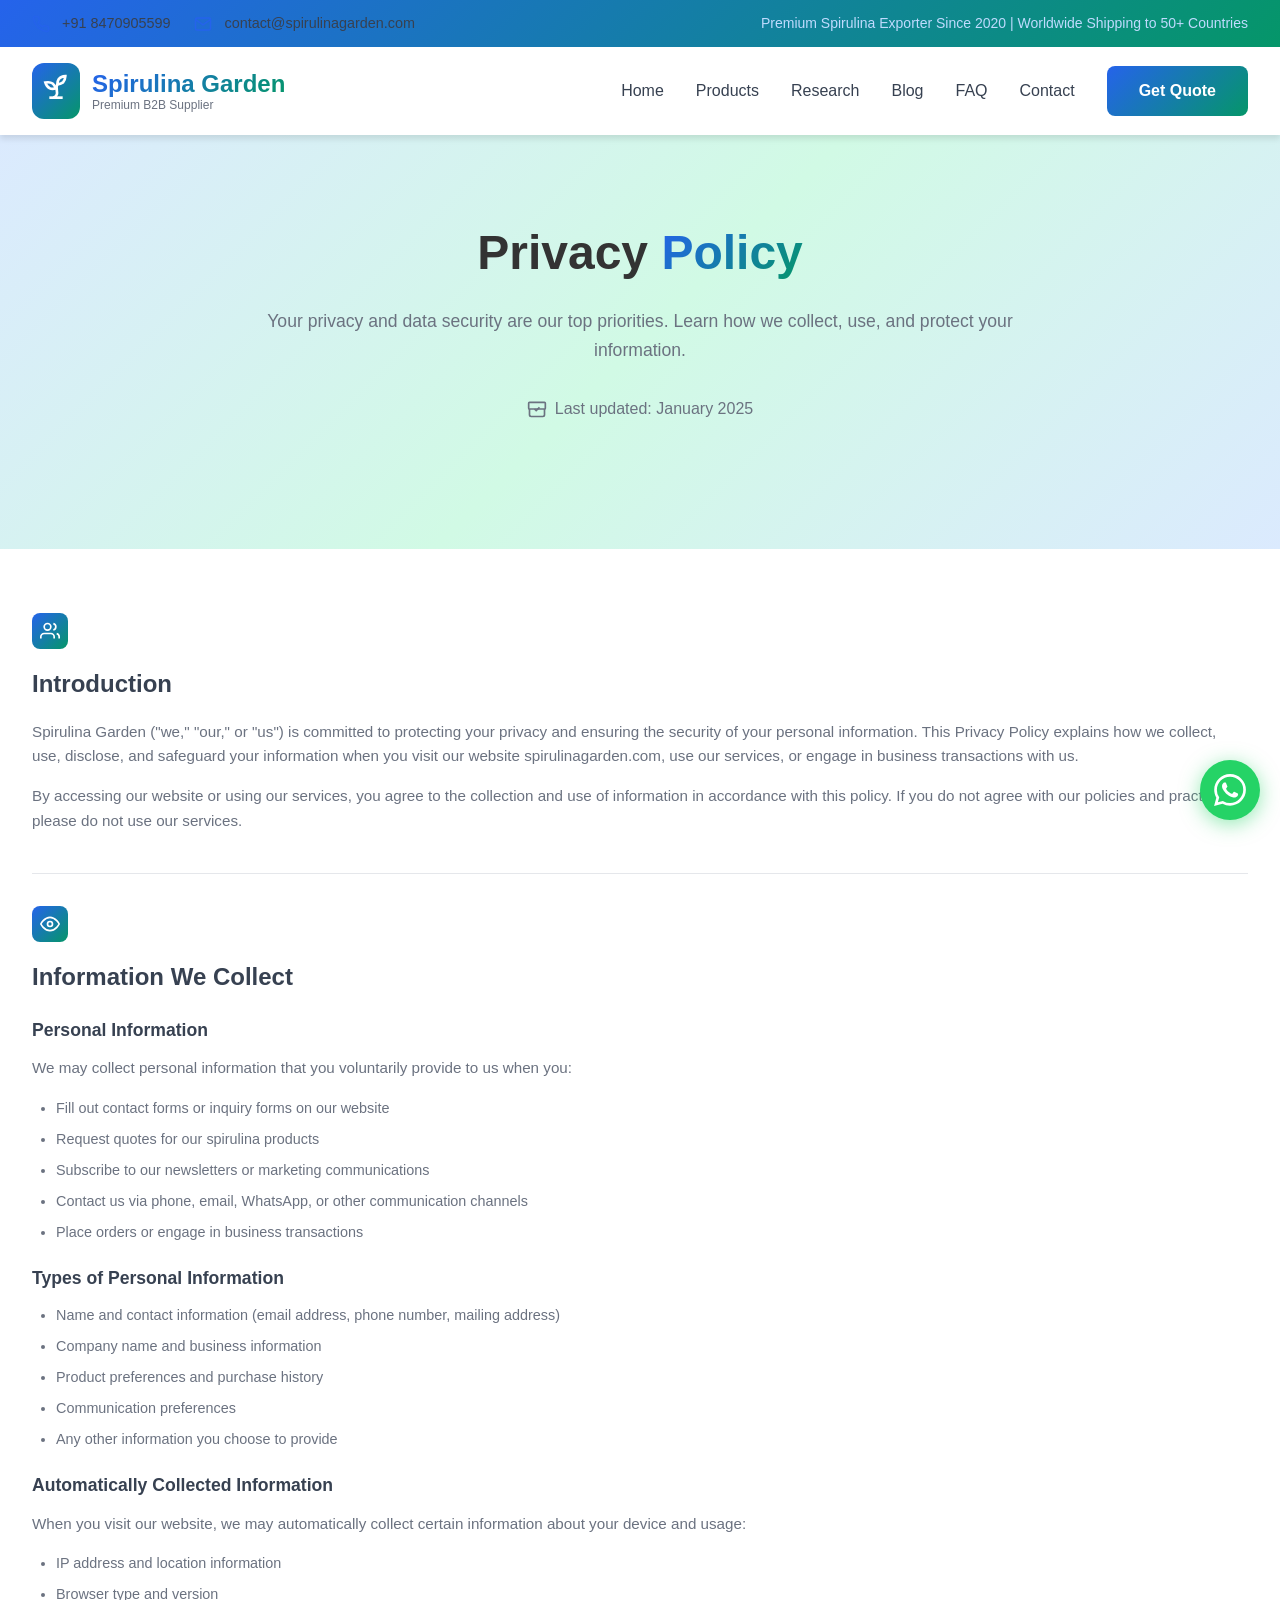
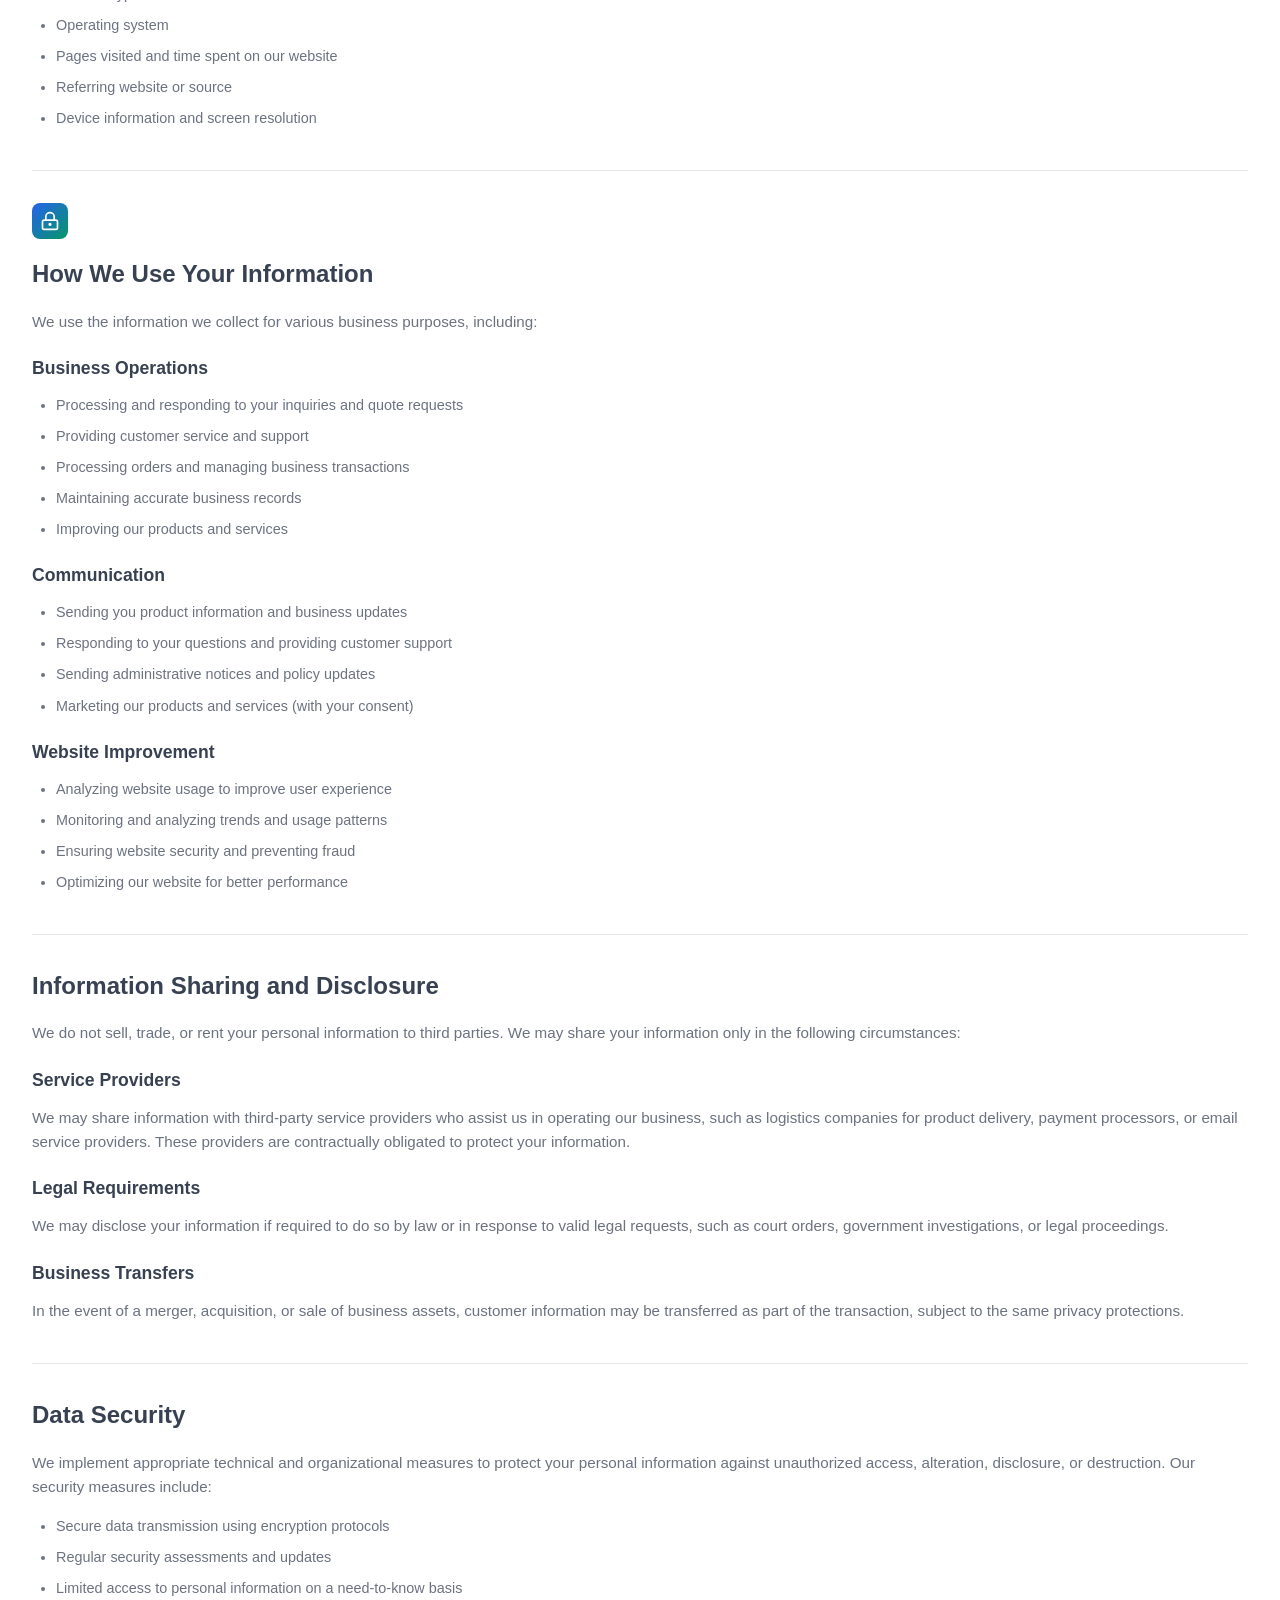
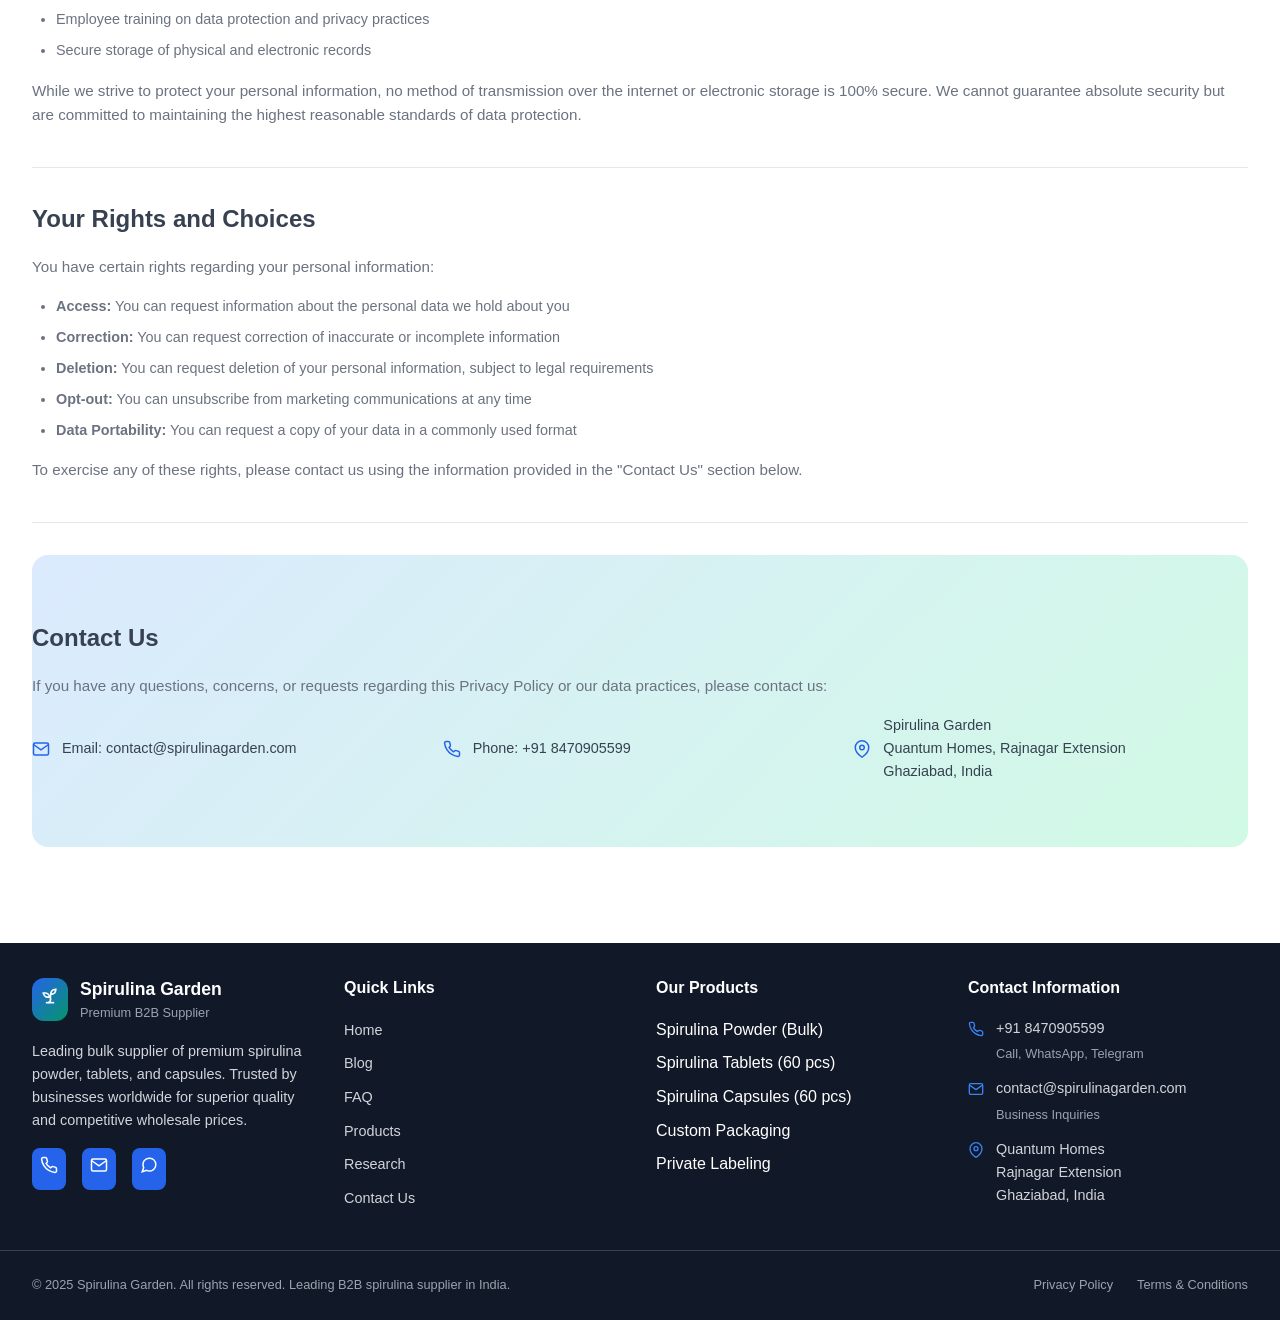
<file: privacy-policy.html>
<!DOCTYPE html>
<html lang="en">
<head>
    <meta charset="UTF-8">
    <meta name="viewport" content="width=device-width, initial-scale=1.0">
    <title>Privacy Policy - Spirulina Garden | Data Protection & Privacy</title>
    <meta name="description" content="Privacy Policy for Spirulina Garden. Learn how we collect, use, and protect your personal information. Your privacy and data security are our top priorities.">
    <meta name="keywords" content="spirulina garden privacy policy, data protection, privacy rights, personal information security">
    <link rel="stylesheet" href="styles.css">
    <link rel="icon" type="image/svg+xml" href="data:image/svg+xml,%3Csvg xmlns='http://www.w3.org/2000/svg' viewBox='0 0 24 24' fill='none' stroke='%23059669' stroke-width='2'%3E%3Cpath d='M7 20h10'/%3E%3Cpath d='M10 20c5.5-2.5.8-6.4 3-10'/%3E%3Cpath d='M9.5 9.4c1.1.8 1.8 2.2 2.3 3.7-2 .4-3.5.4-4.8-.3-1.2-.6-2.3-1.9-3-4.2 2.8-.5 4.4 0 5.5.8z'/%3E%3Cpath d='M14.1 6a7 7 0 0 0-1.1 4c1.9-.1 3.3-.7 4.3-1.4 1-1.1 1.6-2.7 1.7-4.7-2.7.1-4 1-4.9 2.1z'/%3E%3C/svg%3E">
</head>
<body>
    <!-- Header -->
    <header class="header">
        <!-- Top Contact Bar -->
        <div class="top-bar">
            <div class="container">
                <div class="top-bar-content">
                    <div class="contact-info">
                        <div class="contact-item">
                            <svg class="icon" viewBox="0 0 24 24" fill="none" stroke="currentColor" stroke-width="2">
                                <path d="M22 16.92v3a2 2 0 0 1-2.18 2 19.79 19.79 0 0 1-8.63-3.07 19.5 19.5 0 0 1-6-6 19.79 19.79 0 0 1-3.07-8.67A2 2 0 0 1 4.11 2h3a2 2 0 0 1 2 1.72 12.84 12.84 0 0 0 .7 2.81 2 2 0 0 1-.45 2.11L8.09 9.91a16 16 0 0 0 6 6l1.27-1.27a2 2 0 0 1 2.11-.45 12.84 12.84 0 0 0 2.81.7A2 2 0 0 1 22 16.92z"/>
                            </svg>
                            <span>+91 8470905599</span>
                        </div>
                        <div class="contact-item">
                            <svg class="icon" viewBox="0 0 24 24" fill="none" stroke="currentColor" stroke-width="2">
                                <path d="M4 4h16c1.1 0 2 .9 2 2v12c0 1.1-.9 2-2 2H4c-1.1 0-2-.9-2-2V6c0-1.1.9-2 2-2z"/>
                                <polyline points="22,6 12,13 2,6"/>
                            </svg>
                            <span>contact@spirulinagarden.com</span>
                        </div>
                    </div>
                    <div class="tagline">
                        <span>Premium Spirulina Exporter Since 2020 | Worldwide Shipping to 50+ Countries</span>
                    </div>
                </div>
            </div>
        </div>

        <!-- Main Header -->
        <div class="main-header">
            <div class="container">
                <div class="header-content">
                    <!-- Logo -->
                    <a href="index.html" class="logo">
                        <div class="logo-icon">
                            <svg viewBox="0 0 24 24" fill="none" stroke="currentColor" stroke-width="2">
                                <path d="M7 20h10"/>
                                <path d="M10 20c5.5-2.5.8-6.4 3-10"/>
                                <path d="M9.5 9.4c1.1.8 1.8 2.2 2.3 3.7-2 .4-3.5.4-4.8-.3-1.2-.6-2.3-1.9-3-4.2 2.8-.5 4.4 0 5.5.8z"/>
                                <path d="M14.1 6a7 7 0 0 0-1.1 4c1.9-.1 3.3-.7 4.3-1.4 1-1.1 1.6-2.7 1.7-4.7-2.7.1-4 1-4.9 2.1z"/>
                            </svg>
                        </div>
                        <div class="logo-text">
                            <h1>Spirulina Garden</h1>
                            <p>Premium B2B Supplier</p>
                        </div>
                    </a>

                    <!-- Desktop Navigation -->
                    <nav class="desktop-nav">
                        <a href="index.html" class="nav-link">Home</a>
                        <a href="products.html" class="nav-link">Products</a>
                        <a href="research.html" class="nav-link">Research</a>
                        <a href="blog.html" class="nav-link">Blog</a>
                        <a href="faq.html" class="nav-link">FAQ</a>
                        <a href="contact.html" class="nav-link">Contact</a>
                        <a href="contact.html" class="btn btn-primary">Get Quote</a>
                    </nav>

                    <!-- Mobile Menu Button -->
                    <button class="mobile-menu-btn" onclick="toggleMobileMenu()">
                        <span class="hamburger"></span>
                        <span class="hamburger"></span>
                        <span class="hamburger"></span>
                    </button>
                </div>

                <!-- Mobile Navigation -->
                <nav class="mobile-nav" id="mobileNav">
                    <a href="index.html" class="mobile-nav-link">Home</a>
                    <a href="products.html" class="mobile-nav-link">Products</a>
                    <a href="research.html" class="mobile-nav-link">Research</a>
                    <a href="blog.html" class="mobile-nav-link">Blog</a>
                    <a href="faq.html" class="mobile-nav-link">FAQ</a>
                    <a href="contact.html" class="mobile-nav-link">Contact</a>
                    <a href="contact.html" class="btn btn-primary">Get Quote</a>
                </nav>
            </div>
        </div>
    </header>

    <!-- Main Content -->
    <main>
        <!-- Hero Section -->
        <section class="hero">
            <div class="container">
                <div class="section-header">
                    <h1>Privacy <span class="gradient-text">Policy</span></h1>
                    <p>Your privacy and data security are our top priorities. Learn how we collect, use, and protect your information.</p>
                    <div class="policy-meta">
                        <svg class="icon" viewBox="0 0 24 24" fill="none" stroke="currentColor" stroke-width="2">
                            <path d="M9 12l2 2 4-4"/>
                            <path d="M21 12c.552 0 1-.448 1-1V5c0-.552-.448-1-1-1H3c-.552 0-1 .448-1 1v6c0 .552.448 1 1 1h18z"/>
                            <path d="M21 12v7a2 2 0 01-2 2H5a2 2 0 01-2-2v-7"/>
                        </svg>
                        <span>Last updated: January 2025</span>
                    </div>
                </div>
            </div>
        </section>

        <!-- Privacy Policy Content -->
        <section class="policy-content">
            <div class="container">
                <div class="policy-sections">
                    
                    <!-- Introduction -->
                    <div class="policy-section">
                        <div class="section-icon">
                            <svg viewBox="0 0 24 24" fill="none" stroke="currentColor" stroke-width="2">
                                <path d="M17 21v-2a4 4 0 0 0-4-4H5a4 4 0 0 0-4 4v2"/>
                                <circle cx="9" cy="7" r="4"/>
                                <path d="M23 21v-2a4 4 0 0 0-3-3.87"/>
                                <path d="M16 3.13a4 4 0 0 1 0 7.75"/>
                            </svg>
                        </div>
                        <h2>Introduction</h2>
                        <p>Spirulina Garden ("we," "our," or "us") is committed to protecting your privacy and ensuring the security of your personal information. This Privacy Policy explains how we collect, use, disclose, and safeguard your information when you visit our website spirulinagarden.com, use our services, or engage in business transactions with us.</p>
                        <p>By accessing our website or using our services, you agree to the collection and use of information in accordance with this policy. If you do not agree with our policies and practices, please do not use our services.</p>
                    </div>

                    <!-- Information We Collect -->
                    <div class="policy-section">
                        <div class="section-icon">
                            <svg viewBox="0 0 24 24" fill="none" stroke="currentColor" stroke-width="2">
                                <path d="M1 12s4-8 11-8 11 8 11 8-4 8-11 8-11-8-11-8z"/>
                                <circle cx="12" cy="12" r="3"/>
                            </svg>
                        </div>
                        <h2>Information We Collect</h2>
                        
                        <h3>Personal Information</h3>
                        <p>We may collect personal information that you voluntarily provide to us when you:</p>
                        <ul>
                            <li>Fill out contact forms or inquiry forms on our website</li>
                            <li>Request quotes for our spirulina products</li>
                            <li>Subscribe to our newsletters or marketing communications</li>
                            <li>Contact us via phone, email, WhatsApp, or other communication channels</li>
                            <li>Place orders or engage in business transactions</li>
                        </ul>

                        <h3>Types of Personal Information</h3>
                        <ul>
                            <li>Name and contact information (email address, phone number, mailing address)</li>
                            <li>Company name and business information</li>
                            <li>Product preferences and purchase history</li>
                            <li>Communication preferences</li>
                            <li>Any other information you choose to provide</li>
                        </ul>

                        <h3>Automatically Collected Information</h3>
                        <p>When you visit our website, we may automatically collect certain information about your device and usage:</p>
                        <ul>
                            <li>IP address and location information</li>
                            <li>Browser type and version</li>
                            <li>Operating system</li>
                            <li>Pages visited and time spent on our website</li>
                            <li>Referring website or source</li>
                            <li>Device information and screen resolution</li>
                        </ul>
                    </div>

                    <!-- How We Use Information -->
                    <div class="policy-section">
                        <div class="section-icon">
                            <svg viewBox="0 0 24 24" fill="none" stroke="currentColor" stroke-width="2">
                                <rect x="3" y="11" width="18" height="11" rx="2" ry="2"/>
                                <circle cx="12" cy="16" r="1"/>
                                <path d="M7 11V7a5 5 0 0 1 10 0v4"/>
                            </svg>
                        </div>
                        <h2>How We Use Your Information</h2>
                        
                        <p>We use the information we collect for various business purposes, including:</p>
                        
                        <h3>Business Operations</h3>
                        <ul>
                            <li>Processing and responding to your inquiries and quote requests</li>
                            <li>Providing customer service and support</li>
                            <li>Processing orders and managing business transactions</li>
                            <li>Maintaining accurate business records</li>
                            <li>Improving our products and services</li>
                        </ul>

                        <h3>Communication</h3>
                        <ul>
                            <li>Sending you product information and business updates</li>
                            <li>Responding to your questions and providing customer support</li>
                            <li>Sending administrative notices and policy updates</li>
                            <li>Marketing our products and services (with your consent)</li>
                        </ul>

                        <h3>Website Improvement</h3>
                        <ul>
                            <li>Analyzing website usage to improve user experience</li>
                            <li>Monitoring and analyzing trends and usage patterns</li>
                            <li>Ensuring website security and preventing fraud</li>
                            <li>Optimizing our website for better performance</li>
                        </ul>
                    </div>

                    <!-- Information Sharing -->
                    <div class="policy-section">
                        <h2>Information Sharing and Disclosure</h2>
                        
                        <p>We do not sell, trade, or rent your personal information to third parties. We may share your information only in the following circumstances:</p>
                        
                        <h3>Service Providers</h3>
                        <p>We may share information with third-party service providers who assist us in operating our business, such as logistics companies for product delivery, payment processors, or email service providers. These providers are contractually obligated to protect your information.</p>

                        <h3>Legal Requirements</h3>
                        <p>We may disclose your information if required to do so by law or in response to valid legal requests, such as court orders, government investigations, or legal proceedings.</p>

                        <h3>Business Transfers</h3>
                        <p>In the event of a merger, acquisition, or sale of business assets, customer information may be transferred as part of the transaction, subject to the same privacy protections.</p>
                    </div>

                    <!-- Data Security -->
                    <div class="policy-section">
                        <h2>Data Security</h2>
                        
                        <p>We implement appropriate technical and organizational measures to protect your personal information against unauthorized access, alteration, disclosure, or destruction. Our security measures include:</p>
                        
                        <ul>
                            <li>Secure data transmission using encryption protocols</li>
                            <li>Regular security assessments and updates</li>
                            <li>Limited access to personal information on a need-to-know basis</li>
                            <li>Employee training on data protection and privacy practices</li>
                            <li>Secure storage of physical and electronic records</li>
                        </ul>

                        <p>While we strive to protect your personal information, no method of transmission over the internet or electronic storage is 100% secure. We cannot guarantee absolute security but are committed to maintaining the highest reasonable standards of data protection.</p>
                    </div>

                    <!-- Your Rights -->
                    <div class="policy-section">
                        <h2>Your Rights and Choices</h2>
                        
                        <p>You have certain rights regarding your personal information:</p>
                        
                        <ul>
                            <li><strong>Access:</strong> You can request information about the personal data we hold about you</li>
                            <li><strong>Correction:</strong> You can request correction of inaccurate or incomplete information</li>
                            <li><strong>Deletion:</strong> You can request deletion of your personal information, subject to legal requirements</li>
                            <li><strong>Opt-out:</strong> You can unsubscribe from marketing communications at any time</li>
                            <li><strong>Data Portability:</strong> You can request a copy of your data in a commonly used format</li>
                        </ul>

                        <p>To exercise any of these rights, please contact us using the information provided in the "Contact Us" section below.</p>
                    </div>

                    <!-- Contact Information -->
                    <div class="policy-section contact-section">
                        <h2>Contact Us</h2>
                        
                        <p>If you have any questions, concerns, or requests regarding this Privacy Policy or our data practices, please contact us:</p>
                        
                        <div class="contact-grid">
                            <div class="contact-item">
                                <svg class="icon" viewBox="0 0 24 24" fill="none" stroke="currentColor" stroke-width="2">
                                    <path d="M4 4h16c1.1 0 2 .9 2 2v12c0 1.1-.9 2-2 2H4c-1.1 0-2-.9-2-2V6c0-1.1.9-2 2-2z"/>
                                    <polyline points="22,6 12,13 2,6"/>
                                </svg>
                                <span>Email: contact@spirulinagarden.com</span>
                            </div>
                            <div class="contact-item">
                                <svg class="icon" viewBox="0 0 24 24" fill="none" stroke="currentColor" stroke-width="2">
                                    <path d="M22 16.92v3a2 2 0 0 1-2.18 2 19.79 19.79 0 0 1-8.63-3.07 19.5 19.5 0 0 1-6-6 19.79 19.79 0 0 1-3.07-8.67A2 2 0 0 1 4.11 2h3a2 2 0 0 1 2 1.72 12.84 12.84 0 0 0 .7 2.81 2 2 0 0 1-.45 2.11L8.09 9.91a16 16 0 0 0 6 6l1.27-1.27a2 2 0 0 1 2.11-.45 12.84 12.84 0 0 0 2.81.7A2 2 0 0 1 22 16.92z"/>
                                </svg>
                                <span>Phone: +91 8470905599</span>
                            </div>
                            <div class="contact-item">
                                <svg class="icon" viewBox="0 0 24 24" fill="none" stroke="currentColor" stroke-width="2">
                                    <path d="M21 10c0 7-9 13-9 13s-9-6-9-13a9 9 0 0 1 18 0z"/>
                                    <circle cx="12" cy="10" r="3"/>
                                </svg>
                                <div>
                                    <div>Spirulina Garden</div>
                                    <div>Quantum Homes, Rajnagar Extension</div>
                                    <div>Ghaziabad, India</div>
                                </div>
                            </div>
                        </div>
                    </div>

                </div>
            </div>
        </section>
    </main>

    <!-- Footer -->
    <footer class="footer">
        <!-- Main Footer -->
        <div class="footer-main">
            <div class="container">
                <div class="footer-content">
                    <!-- Company Info -->
                    <div class="footer-section">
                        <div class="footer-logo">
                            <div class="logo-icon">
                                <svg viewBox="0 0 24 24" fill="none" stroke="currentColor" stroke-width="2">
                                    <path d="M7 20h10"/>
                                    <path d="M10 20c5.5-2.5.8-6.4 3-10"/>
                                    <path d="M9.5 9.4c1.1.8 1.8 2.2 2.3 3.7-2 .4-3.5.4-4.8-.3-1.2-.6-2.3-1.9-3-4.2 2.8-.5 4.4 0 5.5.8z"/>
                                    <path d="M14.1 6a7 7 0 0 0-1.1 4c1.9-.1 3.3-.7 4.3-1.4 1-1.1 1.6-2.7 1.7-4.7-2.7.1-4 1-4.9 2.1z"/>
                                </svg>
                            </div>
                            <div>
                                <h3>Spirulina Garden</h3>
                                <p>Premium B2B Supplier</p>
                            </div>
                        </div>
                        <p class="footer-description">
                            Leading bulk supplier of premium spirulina powder, tablets, and capsules. 
                            Trusted by businesses worldwide for superior quality and competitive wholesale prices.
                        </p>
                        <div class="social-links">
                            <a href="tel:+918470905599" class="social-link">
                                <svg viewBox="0 0 24 24" fill="none" stroke="currentColor" stroke-width="2">
                                    <path d="M22 16.92v3a2 2 0 0 1-2.18 2 19.79 19.79 0 0 1-8.63-3.07 19.5 19.5 0 0 1-6-6 19.79 19.79 0 0 1-3.07-8.67A2 2 0 0 1 4.11 2h3a2 2 0 0 1 2 1.72 12.84 12.84 0 0 0 .7 2.81 2 2 0 0 1-.45 2.11L8.09 9.91a16 16 0 0 0 6 6l1.27-1.27a2 2 0 0 1 2.11-.45 12.84 12.84 0 0 0 2.81.7A2 2 0 0 1 22 16.92z"/>
                                </svg>
                            </a>
                            <a href="mailto:contact@spirulinagarden.com" class="social-link">
                                <svg viewBox="0 0 24 24" fill="none" stroke="currentColor" stroke-width="2">
                                    <path d="M4 4h16c1.1 0 2 .9 2 2v12c0 1.1-.9 2-2 2H4c-1.1 0-2-.9-2-2V6c0-1.1.9-2 2-2z"/>
                                    <polyline points="22,6 12,13 2,6"/>
                                </svg>
                            </a>
                            <a href="https://wa.me/918470905599" class="social-link">
                                <svg viewBox="0 0 24 24" fill="none" stroke="currentColor" stroke-width="2">
                                    <path d="M21 11.5a8.38 8.38 0 0 1-.9 3.8 8.5 8.5 0 0 1-7.6 4.7 8.38 8.38 0 0 1-3.8-.9L3 21l1.9-5.7a8.38 8.38 0 0 1-.9-3.8 8.5 8.5 0 0 1 4.7-7.6 8.38 8.38 0 0 1 3.8-.9h.5a8.48 8.48 0 0 1 8 8v.5z"/>
                                </svg>
                            </a>
                        </div>
                    </div>

                    <!-- Quick Links -->
                    <div class="footer-section">
                        <h4>Quick Links</h4>
                        <ul class="footer-links">
                            <li><a href="index.html">Home</a></li>
                            <li><a href="blog.html">Blog</a></li>
                            <li><a href="faq.html">FAQ</a></li>
                            <li><a href="products.html">Products</a></li>
                            <li><a href="research.html">Research</a></li>
                            <li><a href="contact.html">Contact Us</a></li>
                        </ul>
                    </div>

                    <!-- Products -->
                    <div class="footer-section">
                        <h4>Our Products</h4>
                        <ul class="footer-links">
                            <li>Spirulina Powder (Bulk)</li>
                            <li>Spirulina Tablets (60 pcs)</li>
                            <li>Spirulina Capsules (60 pcs)</li>
                            <li>Custom Packaging</li>
                            <li>Private Labeling</li>
                        </ul>
                    </div>

                    <!-- Contact Info -->
                    <div class="footer-section">
                        <h4>Contact Information</h4>
                        <div class="contact-details">
                            <div class="contact-detail">
                                <svg class="icon" viewBox="0 0 24 24" fill="none" stroke="currentColor" stroke-width="2">
                                    <path d="M22 16.92v3a2 2 0 0 1-2.18 2 19.79 19.79 0 0 1-8.63-3.07 19.5 19.5 0 0 1-6-6 19.79 19.79 0 0 1-3.07-8.67A2 2 0 0 1 4.11 2h3a2 2 0 0 1 2 1.72 12.84 12.84 0 0 0 .7 2.81 2 2 0 0 1-.45 2.11L8.09 9.91a16 16 0 0 0 6 6l1.27-1.27a2 2 0 0 1 2.11-.45 12.84 12.84 0 0 0 2.81.7A2 2 0 0 1 22 16.92z"/>
                                </svg>
                                <div>
                                    <p>+91 8470905599</p>
                                    <small>Call, WhatsApp, Telegram</small>
                                </div>
                            </div>
                            <div class="contact-detail">
                                <svg class="icon" viewBox="0 0 24 24" fill="none" stroke="currentColor" stroke-width="2">
                                    <path d="M4 4h16c1.1 0 2 .9 2 2v12c0 1.1-.9 2-2 2H4c-1.1 0-2-.9-2-2V6c0-1.1.9-2 2-2z"/>
                                    <polyline points="22,6 12,13 2,6"/>
                                </svg>
                                <div>
                                    <p>contact@spirulinagarden.com</p>
                                    <small>Business Inquiries</small>
                                </div>
                            </div>
                            <div class="contact-detail">
                                <svg class="icon" viewBox="0 0 24 24" fill="none" stroke="currentColor" stroke-width="2">
                                    <path d="M21 10c0 7-9 13-9 13s-9-6-9-13a9 9 0 0 1 18 0z"/>
                                    <circle cx="12" cy="10" r="3"/>
                                </svg>
                                <div>
                                    <p>Quantum Homes</p>
                                    <p>Rajnagar Extension</p>
                                    <p>Ghaziabad, India</p>
                                </div>
                            </div>
                        </div>
                    </div>
                </div>
            </div>
        </div>

        <!-- Bottom Footer -->
        <div class="footer-bottom">
            <div class="container">
                <div class="footer-bottom-content">
                    <p>&copy; 2025 Spirulina Garden. All rights reserved. Leading B2B spirulina supplier in India.</p>
                    <div class="footer-bottom-links">
                        <a href="privacy-policy.html">Privacy Policy</a>
                        <a href="terms-conditions.html">Terms & Conditions</a>
                    </div>
                </div>
            </div>
        </div>
    </footer>

    <script src="script.js"></script>
    <script type="module" src="chatbot/chatbot.js"></script>
</body>
</html>
</file>
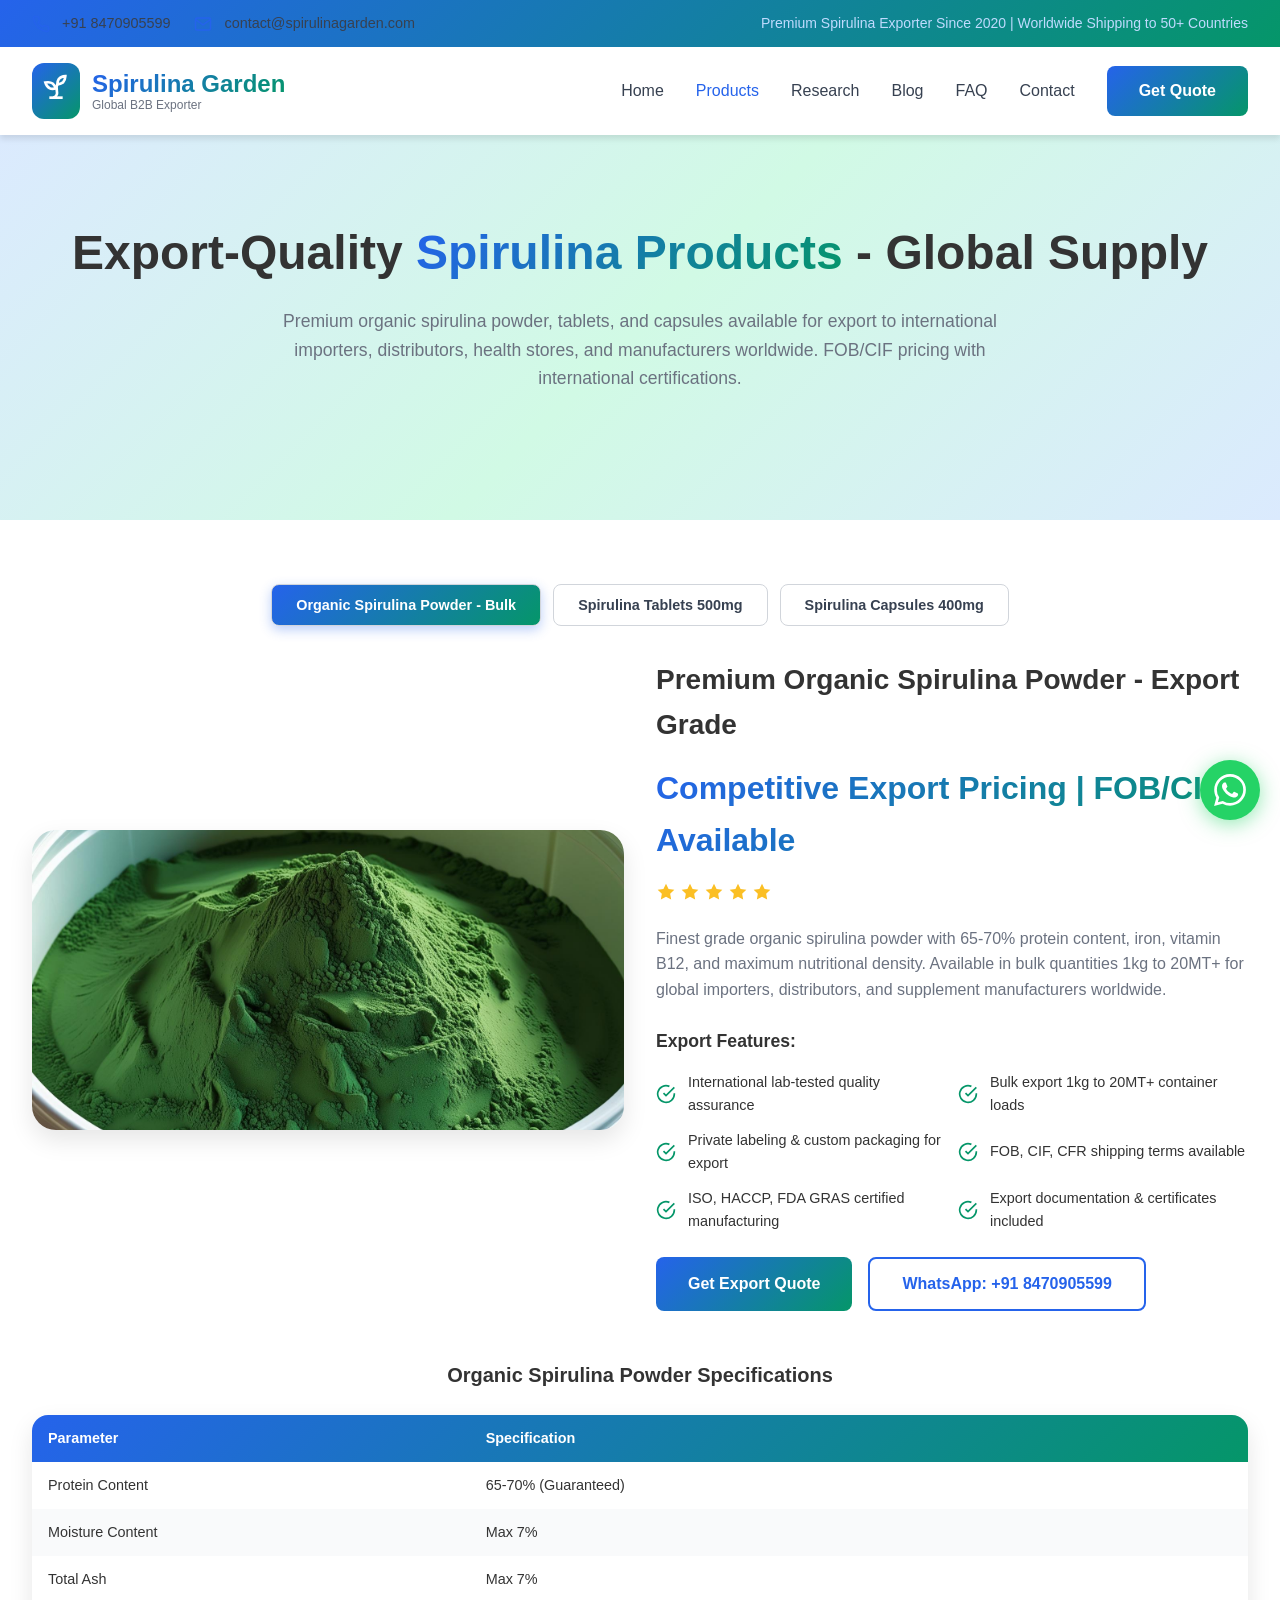
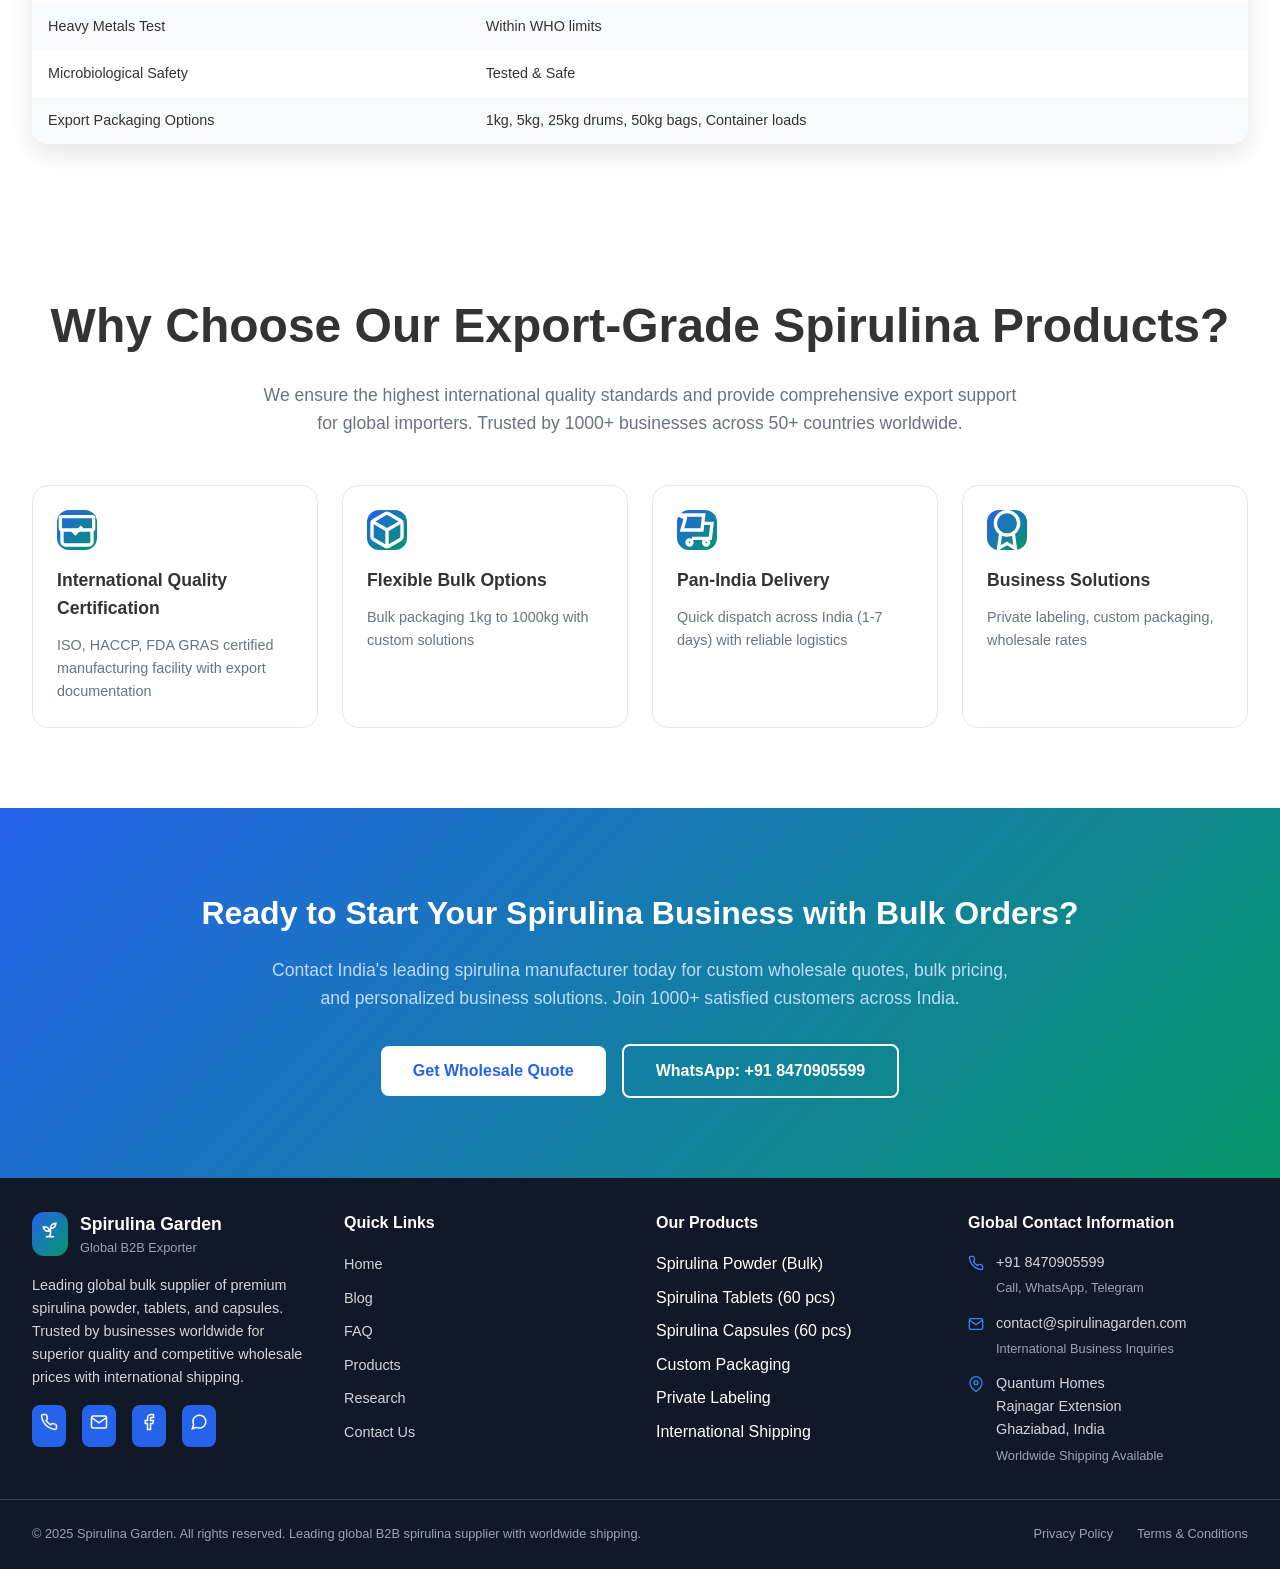
<file: products.html>
<!DOCTYPE html>
<html lang="en">
<head>
    <meta charset="UTF-8">
    <meta name="viewport" content="width=device-width, initial-scale=1.0">
    <title>Spirulina Products Export | Organic Spirulina Powder, Tablets, Capsules - Global Exporter | Spirulina Garden</title>
    <meta name="description" content="Export-quality spirulina products - Organic spirulina powder (bulk 1kg-20MT), tablets & capsules for global importers. 65% protein, lab-tested, private labeling. India's leading spirulina exporter with worldwide shipping.">
    <meta name="keywords" content="spirulina products bulk, organic spirulina powder bulk, spirulina powder 1kg price, spirulina tablets wholesale, spirulina capsules bulk, spirulina powder manufacturer India, bulk spirulina supplier, spirulina powder 25kg, spirulina tablets 500mg, spirulina capsules 400mg, wholesale spirulina products, spirulina private label, spirulina custom packaging, spirulina B2B products, spirulina distributor products, health supplement bulk, protein powder bulk, superfood bulk supplier, spirulina powder price per kg, spirulina tablets price per bottle, organic spirulina manufacturer, spirulina export quality, spirulina powder specifications, spirulina tablets ingredients, spirulina capsules vegetarian, spirulina bulk order, spirulina wholesale rates, spirulina manufacturer Mumbai Delhi Bangalore, spirulina supplier Chennai Hyderabad Pune">
    <link rel="stylesheet" href="styles.css">
    <link rel="icon" type="image/svg+xml" href="data:image/svg+xml,%3Csvg xmlns='http://www.w3.org/2000/svg' viewBox='0 0 24 24' fill='none' stroke='%23059669' stroke-width='2'%3E%3Cpath d='M7 20h10'/%3E%3Cpath d='M10 20c5.5-2.5.8-6.4 3-10'/%3E%3Cpath d='M9.5 9.4c1.1.8 1.8 2.2 2.3 3.7-2 .4-3.5.4-4.8-.3-1.2-.6-2.3-1.9-3-4.2 2.8-.5 4.4 0 5.5.8z'/%3E%3Cpath d='M14.1 6a7 7 0 0 0-1.1 4c1.9-.1 3.3-.7 4.3-1.4 1-1.1 1.6-2.7 1.7-4.7-2.7.1-4 1-4.9 2.1z'/%3E%3C/svg%3E">
</head>
<body>
    <!-- Header -->
    <header class="header">
        <!-- Top Contact Bar -->
        <div class="top-bar">
            <div class="container">
                <div class="top-bar-content">
                    <div class="contact-info">
                        <div class="contact-item">
                            <svg class="icon" viewBox="0 0 24 24" fill="none" stroke="currentColor" stroke-width="2">
                                <path d="M22 16.92v3a2 2 0 0 1-2.18 2 19.79 19.79 0 0 1-8.63-3.07 19.5 19.5 0 0 1-6-6 19.79 19.79 0 0 1-3.07-8.67A2 2 0 0 1 4.11 2h3a2 2 0 0 1 2 1.72 12.84 12.84 0 0 0 .7 2.81 2 2 0 0 1-.45 2.11L8.09 9.91a16 16 0 0 0 6 6l1.27-1.27a2 2 0 0 1 2.11-.45 12.84 12.84 0 0 0 2.81.7A2 2 0 0 1 22 16.92z"/>
                            </svg>
                            <span>+91 8470905599</span>
                        </div>
                        <div class="contact-item">
                            <svg class="icon" viewBox="0 0 24 24" fill="none" stroke="currentColor" stroke-width="2">
                                <path d="M4 4h16c1.1 0 2 .9 2 2v12c0 1.1-.9 2-2 2H4c-1.1 0-2-.9-2-2V6c0-1.1.9-2 2-2z"/>
                                <polyline points="22,6 12,13 2,6"/>
                            </svg>
                            <span>contact@spirulinagarden.com</span>
                        </div>
                    </div>
                    <div class="tagline">
                        <span>Premium Spirulina Exporter Since 2020 | Worldwide Shipping to 50+ Countries</span>
                    </div>
                </div>
            </div>
        </div>

        <!-- Main Header -->
        <div class="main-header">
            <div class="container">
                <div class="header-content">
                    <!-- Logo -->
                    <a href="index.html" class="logo">
                        <div class="logo-icon">
                            <svg viewBox="0 0 24 24" fill="none" stroke="currentColor" stroke-width="2">
                                <path d="M7 20h10"/>
                                <path d="M10 20c5.5-2.5.8-6.4 3-10"/>
                                <path d="M9.5 9.4c1.1.8 1.8 2.2 2.3 3.7-2 .4-3.5.4-4.8-.3-1.2-.6-2.3-1.9-3-4.2 2.8-.5 4.4 0 5.5.8z"/>
                                <path d="M14.1 6a7 7 0 0 0-1.1 4c1.9-.1 3.3-.7 4.3-1.4 1-1.1 1.6-2.7 1.7-4.7-2.7.1-4 1-4.9 2.1z"/>
                            </svg>
                        </div>
                        <div class="logo-text">
                            <h1>Spirulina Garden</h1>
                            <p>Global B2B Exporter</p>
                        </div>
                    </a>

                    <!-- Desktop Navigation -->
                    <nav class="desktop-nav">
                        <a href="index.html" class="nav-link">Home</a>
                        <a href="products.html" class="nav-link active">Products</a>
                        <a href="research.html" class="nav-link">Research</a>
                        <a href="blog.html" class="nav-link">Blog</a>
                        <a href="faq.html" class="nav-link">FAQ</a>
                        <a href="contact.html" class="nav-link">Contact</a>
                        <a href="contact.html" class="btn btn-primary">Get Quote</a>
                    </nav>

                    <!-- Mobile Menu Button -->
                    <button class="mobile-menu-btn" onclick="toggleMobileMenu()">
                        <span class="hamburger"></span>
                        <span class="hamburger"></span>
                        <span class="hamburger"></span>
                    </button>
                </div>

                <!-- Mobile Navigation -->
                <nav class="mobile-nav" id="mobileNav">
                    <a href="index.html" class="mobile-nav-link">Home</a>
                    <a href="products.html" class="mobile-nav-link">Products</a>
                    <a href="research.html" class="mobile-nav-link">Research</a>
                    <a href="blog.html" class="mobile-nav-link">Blog</a>
                    <a href="faq.html" class="mobile-nav-link">FAQ</a>
                    <a href="contact.html" class="mobile-nav-link">Contact</a>
                    <a href="contact.html" class="btn btn-primary">Get Quote</a>
                </nav>
            </div>
        </div>
    </header>

    <!-- Main Content -->
    <main>
        <!-- Hero Section -->
        <section class="hero">
            <div class="container">
                <div class="section-header">
                    <h1>Export-Quality <span class="gradient-text">Spirulina Products</span> - Global Supply</h1>
                    <p>Premium organic spirulina powder, tablets, and capsules available for export to international importers, distributors, health stores, and manufacturers worldwide. FOB/CIF pricing with international certifications.</p>
                </div>
            </div>
        </section>

        <!-- Product Tabs -->
        <section class="products-section">
            <div class="container">
                <!-- Tab Navigation -->
                <div class="product-tabs">
                    <button class="tab-btn active" onclick="showProduct('powder')">Organic Spirulina Powder - Bulk</button>
                    <button class="tab-btn" onclick="showProduct('tablets')">Spirulina Tablets 500mg</button>
                    <button class="tab-btn" onclick="showProduct('capsules')">Spirulina Capsules 400mg</button>
                </div>

                <!-- Spirulina Powder -->
                <div id="powder" class="product-content active">
                    <div class="product-detail">
                        <div class="product-image-large">
                            <img src="images/spirulina powder in bulk.jpg" alt="Premium Spirulina Powder">
                        </div>
                        <div class="product-info">
                            <h2>Premium Organic Spirulina Powder - Export Grade</h2>
                            <div class="product-price-large">
                                <span class="price">Competitive Export Pricing | FOB/CIF Available</span>
                                <div class="rating">
                                    <svg class="star" viewBox="0 0 24 24" fill="currentColor">
                                        <polygon points="12,2 15.09,8.26 22,9.27 17,14.14 18.18,21.02 12,17.77 5.82,21.02 7,14.14 2,9.27 8.91,8.26"/>
                                    </svg>
                                    <svg class="star" viewBox="0 0 24 24" fill="currentColor">
                                        <polygon points="12,2 15.09,8.26 22,9.27 17,14.14 18.18,21.02 12,17.77 5.82,21.02 7,14.14 2,9.27 8.91,8.26"/>
                                    </svg>
                                    <svg class="star" viewBox="0 0 24 24" fill="currentColor">
                                        <polygon points="12,2 15.09,8.26 22,9.27 17,14.14 18.18,21.02 12,17.77 5.82,21.02 7,14.14 2,9.27 8.91,8.26"/>
                                    </svg>
                                    <svg class="star" viewBox="0 0 24 24" fill="currentColor">
                                        <polygon points="12,2 15.09,8.26 22,9.27 17,14.14 18.18,21.02 12,17.77 5.82,21.02 7,14.14 2,9.27 8.91,8.26"/>
                                    </svg>
                                    <svg class="star" viewBox="0 0 24 24" fill="currentColor">
                                        <polygon points="12,2 15.09,8.26 22,9.27 17,14.14 18.18,21.02 12,17.77 5.82,21.02 7,14.14 2,9.27 8.91,8.26"/>
                                    </svg>
                                </div>
                            </div>
                            <p class="product-description">Finest grade organic spirulina powder with 65-70% protein content, iron, vitamin B12, and maximum nutritional density. Available in bulk quantities 1kg to 20MT+ for global importers, distributors, and supplement manufacturers worldwide.</p>
                            
                            <h3>Export Features:</h3>
                            <div class="features-list">
                                <div class="feature-item">
                                    <svg class="icon" viewBox="0 0 24 24" fill="none" stroke="currentColor" stroke-width="2">
                                        <path d="M22 11.08V12a10 10 0 1 1-5.93-9.14"/>
                                        <polyline points="22,4 12,14.01 9,11.01"/>
                                    </svg>
                                    <span>International lab-tested quality assurance</span>
                                </div>
                                <div class="feature-item">
                                    <svg class="icon" viewBox="0 0 24 24" fill="none" stroke="currentColor" stroke-width="2">
                                        <path d="M22 11.08V12a10 10 0 1 1-5.93-9.14"/>
                                        <polyline points="22,4 12,14.01 9,11.01"/>
                                    </svg>
                                    <span>Bulk export 1kg to 20MT+ container loads</span>
                                </div>
                                <div class="feature-item">
                                    <svg class="icon" viewBox="0 0 24 24" fill="none" stroke="currentColor" stroke-width="2">
                                        <path d="M22 11.08V12a10 10 0 1 1-5.93-9.14"/>
                                        <polyline points="22,4 12,14.01 9,11.01"/>
                                    </svg>
                                    <span>Private labeling & custom packaging for export</span>
                                </div>
                                <div class="feature-item">
                                    <svg class="icon" viewBox="0 0 24 24" fill="none" stroke="currentColor" stroke-width="2">
                                        <path d="M22 11.08V12a10 10 0 1 1-5.93-9.14"/>
                                        <polyline points="22,4 12,14.01 9,11.01"/>
                                    </svg>
                                    <span>FOB, CIF, CFR shipping terms available</span>
                                </div>
                                <div class="feature-item">
                                    <svg class="icon" viewBox="0 0 24 24" fill="none" stroke="currentColor" stroke-width="2">
                                        <path d="M22 11.08V12a10 10 0 1 1-5.93-9.14"/>
                                        <polyline points="22,4 12,14.01 9,11.01"/>
                                    </svg>
                                    <span>ISO, HACCP, FDA GRAS certified manufacturing</span>
                                </div>
                                <div class="feature-item">
                                    <svg class="icon" viewBox="0 0 24 24" fill="none" stroke="currentColor" stroke-width="2">
                                        <path d="M22 11.08V12a10 10 0 1 1-5.93-9.14"/>
                                        <polyline points="22,4 12,14.01 9,11.01"/>
                                    </svg>
                                    <span>Export documentation & certificates included</span>
                                </div>
                            </div>

                            <div class="product-buttons">
                                <a href="contact.html" class="btn btn-primary">Get Export Quote</a>
                                <a href="https://wa.me/918470905599?text=Hi, I'm interested in importing bulk spirulina powder. Please share export pricing and terms." class="btn btn-secondary" target="_blank">WhatsApp: +91 8470905599</a>
                            </div>
                        </div>
                    </div>

                    <!-- Specifications Table -->
                    <div class="specifications">
                        <h3>Organic Spirulina Powder Specifications</h3>
                        <div class="spec-table-container">
                            <table class="spec-table">
                                <thead>
                                    <tr>
                                        <th>Parameter</th>
                                        <th>Specification</th>
                                    </tr>
                                </thead>
                                <tbody>
                                    <tr>
                                        <td>Protein Content</td>
                                        <td>65-70% (Guaranteed)</td>
                                    </tr>
                                    <tr>
                                        <td>Moisture Content</td>
                                        <td>Max 7%</td>
                                    </tr>
                                    <tr>
                                        <td>Total Ash</td>
                                        <td>Max 7%</td>
                                    </tr>
                                    <tr>
                                        <td>Heavy Metals Test</td>
                                        <td>Within WHO limits</td>
                                    </tr>
                                    <tr>
                                        <td>Microbiological Safety</td>
                                        <td>Tested & Safe</td>
                                    </tr>
                                    <tr>
                                        <td>Export Packaging Options</td>
                                        <td>1kg, 5kg, 25kg drums, 50kg bags, Container loads</td>
                                    </tr>
                                </tbody>
                            </table>
                        </div>
                    </div>
                </div>

                <!-- Spirulina Tablets -->
                <div id="tablets" class="product-content">
                    <div class="product-detail">
                        <div class="product-image-large">
                            <img src="images/spirulina tablets.jpg" alt="Spirulina Tablets">
                        </div>
                        <div class="product-info">
                            <h2>Premium Spirulina Tablets 500mg - Export Grade</h2>
                            <div class="product-price-large">
                                <span class="price">Competitive Export Pricing | MOQ: 500 bottles</span>
                                <div class="rating">
                                    <svg class="star" viewBox="0 0 24 24" fill="currentColor">
                                        <polygon points="12,2 15.09,8.26 22,9.27 17,14.14 18.18,21.02 12,17.77 5.82,21.02 7,14.14 2,9.27 8.91,8.26"/>
                                    </svg>
                                    <svg class="star" viewBox="0 0 24 24" fill="currentColor">
                                        <polygon points="12,2 15.09,8.26 22,9.27 17,14.14 18.18,21.02 12,17.77 5.82,21.02 7,14.14 2,9.27 8.91,8.26"/>
                                    </svg>
                                    <svg class="star" viewBox="0 0 24 24" fill="currentColor">
                                        <polygon points="12,2 15.09,8.26 22,9.27 17,14.14 18.18,21.02 12,17.77 5.82,21.02 7,14.14 2,9.27 8.91,8.26"/>
                                    </svg>
                                    <svg class="star" viewBox="0 0 24 24" fill="currentColor">
                                        <polygon points="12,2 15.09,8.26 22,9.27 17,14.14 18.18,21.02 12,17.77 5.82,21.02 7,14.14 2,9.27 8.91,8.26"/>
                                    </svg>
                                    <svg class="star" viewBox="0 0 24 24" fill="currentColor">
                                        <polygon points="12,2 15.09,8.26 22,9.27 17,14.14 18.18,21.02 12,17.77 5.82,21.02 7,14.14 2,9.27 8.91,8.26"/>
                                    </svg>
                                </div>
                            </div>
                            <p class="product-description">Convenient spirulina tablets 500mg each, 60 pieces per bottle. Perfect for retail distribution, health stores, pharmacies, and direct consumer sales across India. Minimum order 100 bottles.</p>
                            
                            <h3>Key Features:</h3>
                            <div class="features-list">
                                <div class="feature-item">
                                    <svg class="icon" viewBox="0 0 24 24" fill="none" stroke="currentColor" stroke-width="2">
                                        <path d="M22 11.08V12a10 10 0 1 1-5.93-9.14"/>
                                        <polyline points="22,4 12,14.01 9,11.01"/>
                                    </svg>
                                    <span>60 tablets per bottle (500mg each)</span>
                                </div>
                                <div class="feature-item">
                                    <svg class="icon" viewBox="0 0 24 24" fill="none" stroke="currentColor" stroke-width="2">
                                        <path d="M22 11.08V12a10 10 0 1 1-5.93-9.14"/>
                                        <polyline points="22,4 12,14.01 9,11.01"/>
                                    </svg>
                                    <span>Premium spirulina powder compressed</span>
                                </div>
                                <div class="feature-item">
                                    <svg class="icon" viewBox="0 0 24 24" fill="none" stroke="currentColor" stroke-width="2">
                                        <path d="M22 11.08V12a10 10 0 1 1-5.93-9.14"/>
                                        <polyline points="22,4 12,14.01 9,11.01"/>
                                    </svg>
                                    <span>Easy to swallow, no artificial colors</span>
                                </div>
                                <div class="feature-item">
                                    <svg class="icon" viewBox="0 0 24 24" fill="none" stroke="currentColor" stroke-width="2">
                                        <path d="M22 11.08V12a10 10 0 1 1-5.93-9.14"/>
                                        <polyline points="22,4 12,14.01 9,11.01"/>
                                    </svg>
                                    <span>24 months shelf life guaranteed</span>
                                </div>
                                <div class="feature-item">
                                    <svg class="icon" viewBox="0 0 24 24" fill="none" stroke="currentColor" stroke-width="2">
                                        <path d="M22 11.08V12a10 10 0 1 1-5.93-9.14"/>
                                        <polyline points="22,4 12,14.01 9,11.01"/>
                                    </svg>
                                    <span>Professional retail packaging</span>
                                </div>
                                <div class="feature-item">
                                    <svg class="icon" viewBox="0 0 24 24" fill="none" stroke="currentColor" stroke-width="2">
                                        <path d="M22 11.08V12a10 10 0 1 1-5.93-9.14"/>
                                        <polyline points="22,4 12,14.01 9,11.01"/>
                                    </svg>
                                    <span>Bulk wholesale discounts available</span>
                                </div>
                            </div>

                            <div class="product-buttons">
                                <a href="mailto:contact@spirulinagarden.com" class="btn btn-primary">Get Wholesale Quote</a>
                                <a href="tel:+918470905599" class="btn btn-secondary">Call: +91 8470905599</a>
                            </div>
                        </div>
                    </div>

                    <!-- Specifications Table -->
                    <div class="specifications">
                        <h3>Spirulina Tablets 500mg Specifications</h3>
                        <div class="spec-table-container">
                            <table class="spec-table">
                                <thead>
                                    <tr>
                                        <th>Parameter</th>
                                        <th>Specification</th>
                                    </tr>
                                </thead>
                                <tbody>
                                    <tr>
                                        <td>Each Tablet Weight</td>
                                        <td>500mg each</td>
                                    </tr>
                                    <tr>
                                        <td>Tablets Per Bottle</td>
                                        <td>60 tablets</td>
                                    </tr>
                                    <tr>
                                        <td>Shelf Life</td>
                                        <td>24 months</td>
                                    </tr>
                                    <tr>
                                        <td>Storage Conditions</td>
                                        <td>Cool, dry place</td>
                                    </tr>
                                    <tr>
                                        <td>Bottle Material</td>
                                        <td>HDPE bottles</td>
                                    </tr>
                                    <tr>
                                        <td>Minimum Wholesale Order</td>
                                        <td>100 bottles</td>
                                    </tr>
                                </tbody>
                            </table>
                        </div>
                    </div>
                </div>

                <!-- Spirulina Capsules -->
                <div id="capsules" class="product-content">
                    <div class="product-detail">
                        <div class="product-image-large">
                            <img src="images/spirulina capsules (1).jpg" alt="Spirulina Capsules">
                        </div>
                        <div class="product-info">
                            <h2>Premium Spirulina Capsules 400mg - Export Grade</h2>
                            <div class="product-price-large">
                                <span class="price">Competitive Export Pricing | MOQ: 500 bottles</span>
                                <div class="rating">
                                    <svg class="star" viewBox="0 0 24 24" fill="currentColor">
                                        <polygon points="12,2 15.09,8.26 22,9.27 17,14.14 18.18,21.02 12,17.77 5.82,21.02 7,14.14 2,9.27 8.91,8.26"/>
                                    </svg>
                                    <svg class="star" viewBox="0 0 24 24" fill="currentColor">
                                        <polygon points="12,2 15.09,8.26 22,9.27 17,14.14 18.18,21.02 12,17.77 5.82,21.02 7,14.14 2,9.27 8.91,8.26"/>
                                    </svg>
                                    <svg class="star" viewBox="0 0 24 24" fill="currentColor">
                                        <polygon points="12,2 15.09,8.26 22,9.27 17,14.14 18.18,21.02 12,17.77 5.82,21.02 7,14.14 2,9.27 8.91,8.26"/>
                                    </svg>
                                    <svg class="star" viewBox="0 0 24 24" fill="currentColor">
                                        <polygon points="12,2 15.09,8.26 22,9.27 17,14.14 18.18,21.02 12,17.77 5.82,21.02 7,14.14 2,9.27 8.91,8.26"/>
                                    </svg>
                                    <svg class="star" viewBox="0 0 24 24" fill="currentColor">
                                        <polygon points="12,2 15.09,8.26 22,9.27 17,14.14 18.18,21.02 12,17.77 5.82,21.02 7,14.14 2,9.27 8.91,8.26"/>
                                    </svg>
                                </div>
                            </div>
                            <p class="product-description">Vegetarian spirulina capsules 400mg each, 60 pieces per bottle. Ideal for health stores, pharmacies, and supplement retailers worldwide. Minimum export order 500 bottles with private labeling available.</p>
                            
                            <h3>Key Features:</h3>
                            <div class="features-list">
                                <div class="feature-item">
                                    <svg class="icon" viewBox="0 0 24 24" fill="none" stroke="currentColor" stroke-width="2">
                                        <path d="M22 11.08V12a10 10 0 1 1-5.93-9.14"/>
                                        <polyline points="22,4 12,14.01 9,11.01"/>
                                    </svg>
                                    <span>60 capsules per bottle (400mg each)</span>
                                </div>
                                <div class="feature-item">
                                    <svg class="icon" viewBox="0 0 24 24" fill="none" stroke="currentColor" stroke-width="2">
                                        <path d="M22 11.08V12a10 10 0 1 1-5.93-9.14"/>
                                        <polyline points="22,4 12,14.01 9,11.01"/>
                                    </svg>
                                    <span>Pure spirulina powder filled</span>
                                </div>
                                <div class="feature-item">
                                    <svg class="icon" viewBox="0 0 24 24" fill="none" stroke="currentColor" stroke-width="2">
                                        <path d="M22 11.08V12a10 10 0 1 1-5.93-9.14"/>
                                        <polyline points="22,4 12,14.01 9,11.01"/>
                                    </svg>
                                    <span>100% vegetarian capsule shells</span>
                                </div>
                                <div class="feature-item">
                                    <svg class="icon" viewBox="0 0 24 24" fill="none" stroke="currentColor" stroke-width="2">
                                        <path d="M22 11.08V12a10 10 0 1 1-5.93-9.14"/>
                                        <polyline points="22,4 12,14.01 9,11.01"/>
                                    </svg>
                                    <span>Easy absorption, no taste/odor</span>
                                </div>
                                <div class="feature-item">
                                    <svg class="icon" viewBox="0 0 24 24" fill="none" stroke="currentColor" stroke-width="2">
                                        <path d="M22 11.08V12a10 10 0 1 1-5.93-9.14"/>
                                        <polyline points="22,4 12,14.01 9,11.01"/>
                                    </svg>
                                    <span>Professional retail packaging</span>
                                </div>
                                <div class="feature-item">
                                    <svg class="icon" viewBox="0 0 24 24" fill="none" stroke="currentColor" stroke-width="2">
                                        <path d="M22 11.08V12a10 10 0 1 1-5.93-9.14"/>
                                        <polyline points="22,4 12,14.01 9,11.01"/>
                                    </svg>
                                    <span>Private labeling options available</span>
                                </div>
                            </div>

                            <div class="product-buttons">
                                <a href="mailto:contact@spirulinagarden.com" class="btn btn-primary">Get Wholesale Quote</a>
                                <a href="tel:+918470905599" class="btn btn-secondary">Call: +91 8470905599</a>
                            </div>
                        </div>
                    </div>

                    <!-- Specifications Table -->
                    <div class="specifications">
                        <h3>Spirulina Capsules 400mg Specifications</h3>
                        <div class="spec-table-container">
                            <table class="spec-table">
                                <thead>
                                    <tr>
                                        <th>Parameter</th>
                                        <th>Specification</th>
                                    </tr>
                                </thead>
                                <tbody>
                                    <tr>
                                        <td>Each Capsule Content</td>
                                        <td>400mg each</td>
                                    </tr>
                                    <tr>
                                        <td>Capsules Per Bottle</td>
                                        <td>60 capsules</td>
                                    </tr>
                                    <tr>
                                        <td>Capsule Shell Type</td>
                                        <td>Vegetarian</td>
                                    </tr>
                                    <tr>
                                        <td>Shelf Life</td>
                                        <td>24 months</td>
                                    </tr>
                                    <tr>
                                        <td>Bottle Material</td>
                                        <td>HDPE bottles</td>
                                    </tr>
                                    <tr>
                                        <td>Minimum Export Order</td>
                                        <td>500 bottles</td>
                                    </tr>
                                </tbody>
                            </table>
                        </div>
                    </div>
                </div>
            </div>
        </section>

        <!-- Why Choose Our Products -->
        <section class="features">
            <div class="container">
                <div class="section-header">
                    <h2>Why Choose Our Export-Grade Spirulina Products?</h2>
                    <p>We ensure the highest international quality standards and provide comprehensive export support for global importers. Trusted by 1000+ businesses across 50+ countries worldwide.</p>
                </div>
                <div class="features-grid">
                    <div class="feature-card">
                        <div class="feature-icon">
                            <svg viewBox="0 0 24 24" fill="none" stroke="currentColor" stroke-width="2">
                                <path d="M9 12l2 2 4-4"/>
                                <path d="M21 12c.552 0 1-.448 1-1V5c0-.552-.448-1-1-1H3c-.552 0-1 .448-1 1v6c0 .552.448 1 1 1h18z"/>
                                <path d="M21 12v7a2 2 0 01-2 2H5a2 2 0 01-2-2v-7"/>
                            </svg>
                        </div>
                        <h3>International Quality Certification</h3>
                        <p>ISO, HACCP, FDA GRAS certified manufacturing facility with export documentation</p>
                    </div>
                    <div class="feature-card">
                        <div class="feature-icon">
                            <svg viewBox="0 0 24 24" fill="none" stroke="currentColor" stroke-width="2">
                                <path d="M21 16V8a2 2 0 00-1-1.73l-7-4a2 2 0 00-2 0l-7 4A2 2 0 003 8v8a2 2 0 001 1.73l7 4a2 2 0 002 0l7-4A2 2 0 0021 16z"/>
                                <polyline points="3.27,6.96 12,12.01 20.73,6.96"/>
                                <line x1="12" y1="22.08" x2="12" y2="12"/>
                            </svg>
                        </div>
                        <h3>Flexible Bulk Options</h3>
                        <p>Bulk packaging 1kg to 1000kg with custom solutions</p>
                    </div>
                    <div class="feature-card">
                        <div class="feature-icon">
                            <svg viewBox="0 0 24 24" fill="none" stroke="currentColor" stroke-width="2">
                                <path d="M1 3h15l-1 9H3l2-7z"/>
                                <path d="M16 8h5l-1 9H9"/>
                                <circle cx="7.5" cy="19.5" r="1.5"/>
                                <circle cx="17.5" cy="19.5" r="1.5"/>
                            </svg>
                        </div>
                        <h3>Pan-India Delivery</h3>
                        <p>Quick dispatch across India (1-7 days) with reliable logistics</p>
                    </div>
                    <div class="feature-card">
                        <div class="feature-icon">
                            <svg viewBox="0 0 24 24" fill="none" stroke="currentColor" stroke-width="2">
                                <circle cx="12" cy="8" r="7"/>
                                <polyline points="8.21,13.89 7,23 12,20 17,23 15.79,13.88"/>
                            </svg>
                        </div>
                        <h3>Business Solutions</h3>
                        <p>Private labeling, custom packaging, wholesale rates</p>
                    </div>
                </div>
            </div>
        </section>

        <!-- Call to Action -->
        <section class="cta">
            <div class="container">
                <div class="cta-content">
                    <h2>Ready to Start Your Spirulina Business with Bulk Orders?</h2>
                    <p>Contact India's leading spirulina manufacturer today for custom wholesale quotes, bulk pricing, and personalized business solutions. Join 1000+ satisfied customers across India.</p>
                    <div class="cta-buttons">
                        <a href="mailto:contact@spirulinagarden.com" class="btn btn-white">Get Wholesale Quote</a>
                        <a href="https://wa.me/918470905599" class="btn btn-outline">WhatsApp: +91 8470905599</a>
                    </div>
                </div>
            </div>
        </section>
    </main>

    <!-- Footer -->
    <footer class="footer">
        <!-- Main Footer -->
        <div class="footer-main">
            <div class="container">
                <div class="footer-content">
                    <!-- Company Info -->
                    <div class="footer-section">
                        <div class="footer-logo">
                            <div class="logo-icon">
                                <svg viewBox="0 0 24 24" fill="none" stroke="currentColor" stroke-width="2">
                                    <path d="M7 20h10"/>
                                    <path d="M10 20c5.5-2.5.8-6.4 3-10"/>
                                    <path d="M9.5 9.4c1.1.8 1.8 2.2 2.3 3.7-2 .4-3.5.4-4.8-.3-1.2-.6-2.3-1.9-3-4.2 2.8-.5 4.4 0 5.5.8z"/>
                                    <path d="M14.1 6a7 7 0 0 0-1.1 4c1.9-.1 3.3-.7 4.3-1.4 1-1.1 1.6-2.7 1.7-4.7-2.7.1-4 1-4.9 2.1z"/>
                                </svg>
                            </div>
                            <div>
                                <h3>Spirulina Garden</h3>
                                <p>Global B2B Exporter</p>
                            </div>
                        </div>
                        <p class="footer-description">
                            Leading global bulk supplier of premium spirulina powder, tablets, and capsules. 
                            Trusted by businesses worldwide for superior quality and competitive wholesale prices with international shipping.
                        </p>
                        <div class="social-links">
                            <a href="tel:+918470905599" class="social-link">
                                <svg viewBox="0 0 24 24" fill="none" stroke="currentColor" stroke-width="2">
                                    <path d="M22 16.92v3a2 2 0 0 1-2.18 2 19.79 19.79 0 0 1-8.63-3.07 19.5 19.5 0 0 1-6-6 19.79 19.79 0 0 1-3.07-8.67A2 2 0 0 1 4.11 2h3a2 2 0 0 1 2 1.72 12.84 12.84 0 0 0 .7 2.81 2 2 0 0 1-.45 2.11L8.09 9.91a16 16 0 0 0 6 6l1.27-1.27a2 2 0 0 1 2.11-.45 12.84 12.84 0 0 0 2.81.7A2 2 0 0 1 22 16.92z"/>
                                </svg>
                            </a>
                            <a href="mailto:contact@spirulinagarden.com" class="social-link">
                                <svg viewBox="0 0 24 24" fill="none" stroke="currentColor" stroke-width="2">
                                    <path d="M4 4h16c1.1 0 2 .9 2 2v12c0 1.1-.9 2-2 2H4c-1.1 0-2-.9-2-2V6c0-1.1.9-2 2-2z"/>
                                    <polyline points="22,6 12,13 2,6"/>
                                </svg>
                            </a>
                            <a href="http://facebook.com/spirulinagarden" target="_blank" rel="noopener noreferrer" class="social-link">
                                <svg viewBox="0 0 24 24" fill="none" stroke="currentColor" stroke-width="2">
                                    <path d="M18 2h-3a5 5 0 0 0-5 5v3H7v4h3v8h4v-8h3l1-4h-4V7a1 1 0 0 1 1-1h3z"/>
                                </svg>
                            </a>
                            <a href="https://wa.me/918470905599" class="social-link">
                                <svg viewBox="0 0 24 24" fill="none" stroke="currentColor" stroke-width="2">
                                    <path d="M21 11.5a8.38 8.38 0 0 1-.9 3.8 8.5 8.5 0 0 1-7.6 4.7 8.38 8.38 0 0 1-3.8-.9L3 21l1.9-5.7a8.38 8.38 0 0 1-.9-3.8 8.5 8.5 0 0 1 4.7-7.6 8.38 8.38 0 0 1 3.8-.9h.5a8.48 8.48 0 0 1 8 8v.5z"/>
                                </svg>
                            </a>
                        </div>
                    </div>

                    <!-- Quick Links -->
                    <div class="footer-section">
                        <h4>Quick Links</h4>
                        <ul class="footer-links">
                            <li><a href="index.html">Home</a></li>
                            <li><a href="blog.html">Blog</a></li>
                            <li><a href="faq.html">FAQ</a></li>
                            <li><a href="products.html">Products</a></li>
                            <li><a href="research.html">Research</a></li>
                            <li><a href="contact.html">Contact Us</a></li>
                        </ul>
                    </div>

                    <!-- Products -->
                    <div class="footer-section">
                        <h4>Our Products</h4>
                        <ul class="footer-links">
                            <li>Spirulina Powder (Bulk)</li>
                            <li>Spirulina Tablets (60 pcs)</li>
                            <li>Spirulina Capsules (60 pcs)</li>
                            <li>Custom Packaging</li>
                            <li>Private Labeling</li>
                            <li>International Shipping</li>
                        </ul>
                    </div>

                    <!-- Contact Info -->
                    <div class="footer-section">
                        <h4>Global Contact Information</h4>
                        <div class="contact-details">
                            <div class="contact-detail">
                                <svg class="icon" viewBox="0 0 24 24" fill="none" stroke="currentColor" stroke-width="2">
                                    <path d="M22 16.92v3a2 2 0 0 1-2.18 2 19.79 19.79 0 0 1-8.63-3.07 19.5 19.5 0 0 1-6-6 19.79 19.79 0 0 1-3.07-8.67A2 2 0 0 1 4.11 2h3a2 2 0 0 1 2 1.72 12.84 12.84 0 0 0 .7 2.81 2 2 0 0 1-.45 2.11L8.09 9.91a16 16 0 0 0 6 6l1.27-1.27a2 2 0 0 1 2.11-.45 12.84 12.84 0 0 0 2.81.7A2 2 0 0 1 22 16.92z"/>
                                </svg>
                                <div>
                                    <p>+91 8470905599</p>
                                    <small>Call, WhatsApp, Telegram</small>
                                </div>
                            </div>
                            <div class="contact-detail">
                                <svg class="icon" viewBox="0 0 24 24" fill="none" stroke="currentColor" stroke-width="2">
                                    <path d="M4 4h16c1.1 0 2 .9 2 2v12c0 1.1-.9 2-2 2H4c-1.1 0-2-.9-2-2V6c0-1.1.9-2 2-2z"/>
                                    <polyline points="22,6 12,13 2,6"/>
                                </svg>
                                <div>
                                    <p>contact@spirulinagarden.com</p>
                                    <small>International Business Inquiries</small>
                                </div>
                            </div>
                            <div class="contact-detail">
                                <svg class="icon" viewBox="0 0 24 24" fill="none" stroke="currentColor" stroke-width="2">
                                    <path d="M21 10c0 7-9 13-9 13s-9-6-9-13a9 9 0 0 1 18 0z"/>
                                    <circle cx="12" cy="10" r="3"/>
                                </svg>
                                <div>
                                    <p>Quantum Homes</p>
                                    <p>Rajnagar Extension</p>
                                    <p>Ghaziabad, India</p>
                                    <small>Worldwide Shipping Available</small>
                                </div>
                            </div>
                        </div>
                    </div>
                </div>
            </div>
        </div>

        <!-- Bottom Footer -->
        <div class="footer-bottom">
            <div class="container">
                <div class="footer-bottom-content">
                    <p>&copy; 2025 Spirulina Garden. All rights reserved. Leading global B2B spirulina supplier with worldwide shipping.</p>
                    <div class="footer-bottom-links">
                        <a href="privacy-policy.html">Privacy Policy</a>
                        <a href="terms-conditions.html">Terms & Conditions</a>
                    </div>
                </div>
            </div>
        </div>
    </footer>

    <script src="script.js"></script>
    <script src="products.js"></script>
    <script type="module" src="chatbot/chatbot.js"></script>
</body>
</html>
</file>
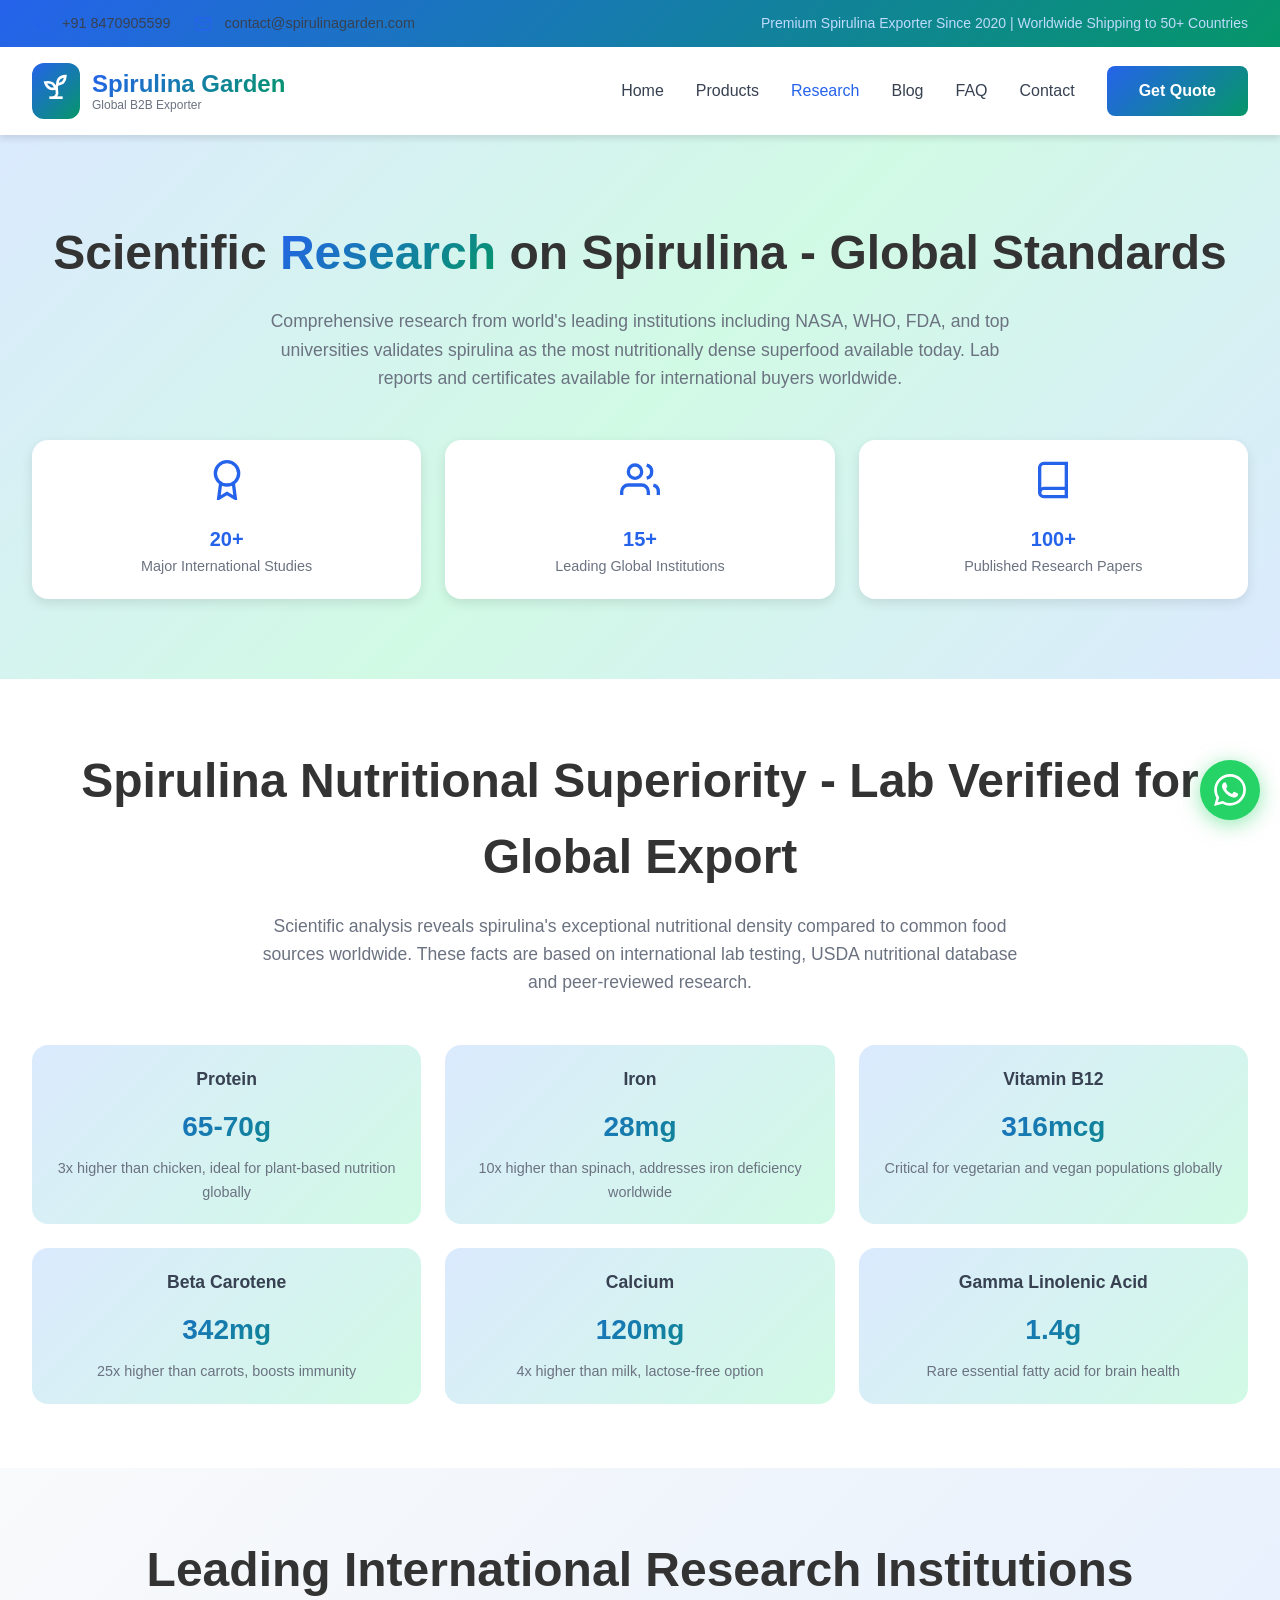
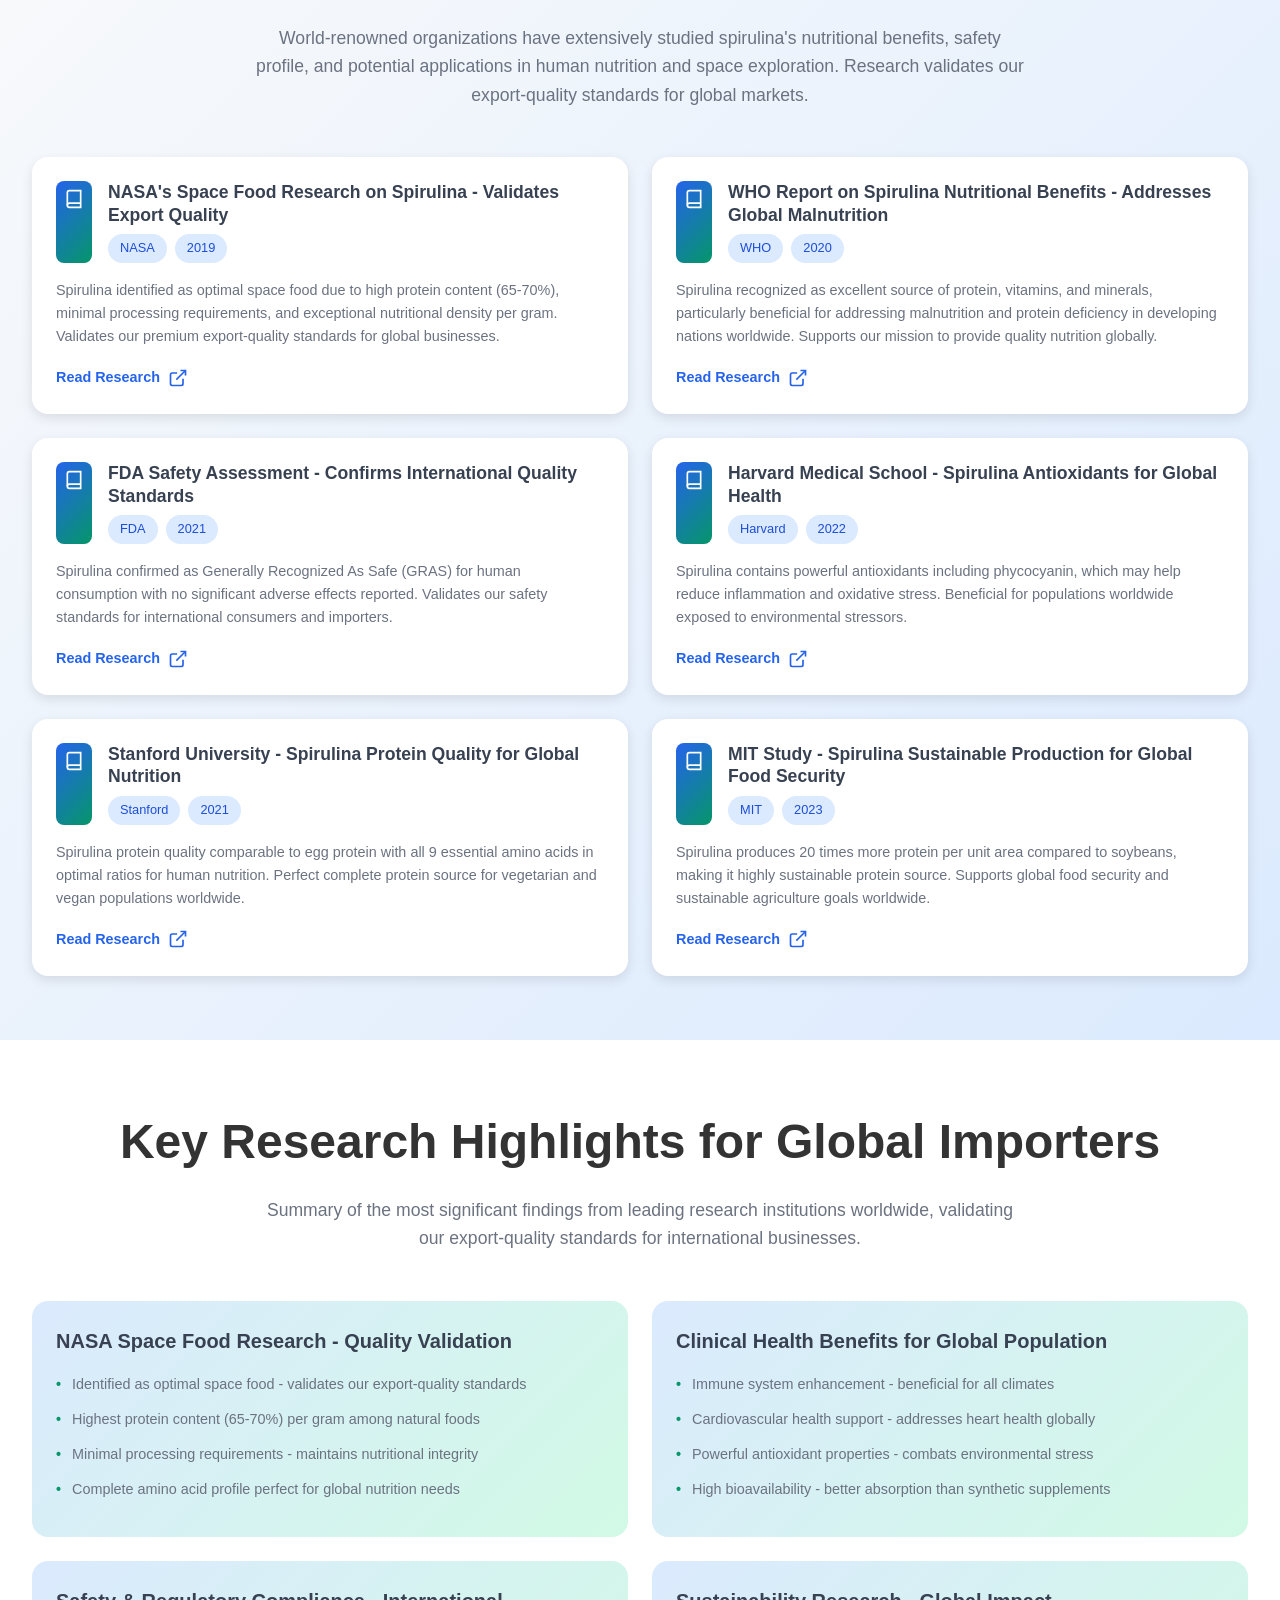
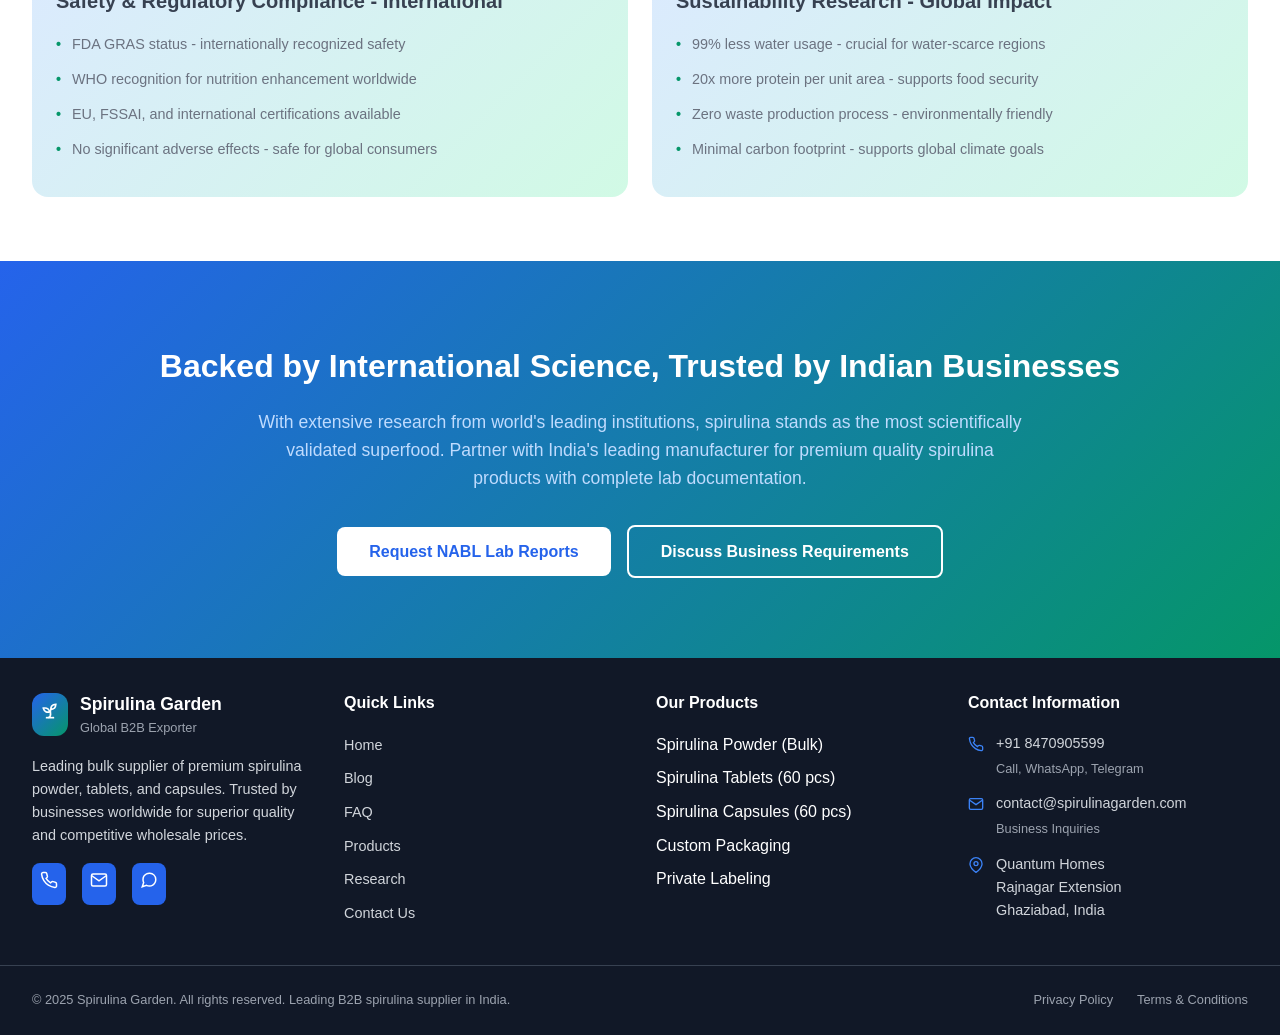
<file: research.html>
<!DOCTYPE html>
<html lang="en">
<head>
    <meta charset="UTF-8">
    <meta name="viewport" content="width=device-width, initial-scale=1.0">
    <title>Spirulina Scientific Research India | NASA WHO FDA Studies | Lab Reports & Certificates | Spirulina Garden</title>
    <meta name="description" content="Comprehensive scientific research on spirulina from NASA, WHO, FDA, Harvard, Stanford, MIT and NABL labs. 15+ major studies validate spirulina's 65% protein, iron, B12 benefits. Lab certificates available for Indian businesses.">
    <meta name="keywords" content="spirulina research India, NASA spirulina study, WHO spirulina report, FDA spirulina safety, spirulina nutrition facts India, spirulina scientific studies, spirulina health benefits research, NABL spirulina testing, spirulina lab reports India, spirulina protein research, spirulina iron content study, spirulina B12 research, organic spirulina research, spirulina quality testing India, spirulina safety studies, spirulina amino acids research, spirulina antioxidant studies, spirulina manufacturing research, spirulina cultivation studies India">
    <link rel="stylesheet" href="styles.css">
    <link rel="icon" type="image/svg+xml" href="data:image/svg+xml,%3Csvg xmlns='http://www.w3.org/2000/svg' viewBox='0 0 24 24' fill='none' stroke='%23059669' stroke-width='2'%3E%3Cpath d='M7 20h10'/%3E%3Cpath d='M10 20c5.5-2.5.8-6.4 3-10'/%3E%3Cpath d='M9.5 9.4c1.1.8 1.8 2.2 2.3 3.7-2 .4-3.5.4-4.8-.3-1.2-.6-2.3-1.9-3-4.2 2.8-.5 4.4 0 5.5.8z'/%3E%3Cpath d='M14.1 6a7 7 0 0 0-1.1 4c1.9-.1 3.3-.7 4.3-1.4 1-1.1 1.6-2.7 1.7-4.7-2.7.1-4 1-4.9 2.1z'/%3E%3C/svg%3E">
</head>
<body>
    <!-- Header -->
    <header class="header">
        <!-- Top Contact Bar -->
        <div class="top-bar">
            <div class="container">
                <div class="top-bar-content">
                    <div class="contact-info">
                        <div class="contact-item">
                            <svg class="icon" viewBox="0 0 24 24" fill="none" stroke="currentColor" stroke-width="2">
                                <path d="M22 16.92v3a2 2 0 0 1-2.18 2 19.79 19.79 0 0 1-8.63-3.07 19.5 19.5 0 0 1-6-6 19.79 19.79 0 0 1-3.07-8.67A2 2 0 0 1 4.11 2h3a2 2 0 0 1 2 1.72 12.84 12.84 0 0 0 .7 2.81 2 2 0 0 1-.45 2.11L8.09 9.91a16 16 0 0 0 6 6l1.27-1.27a2 2 0 0 1 2.11-.45 12.84 12.84 0 0 0 2.81.7A2 2 0 0 1 22 16.92z"/>
                            </svg>
                            <span>+91 8470905599</span>
                        </div>
                        <div class="contact-item">
                            <svg class="icon" viewBox="0 0 24 24" fill="none" stroke="currentColor" stroke-width="2">
                                <path d="M4 4h16c1.1 0 2 .9 2 2v12c0 1.1-.9 2-2 2H4c-1.1 0-2-.9-2-2V6c0-1.1.9-2 2-2z"/>
                                <polyline points="22,6 12,13 2,6"/>
                            </svg>
                            <span>contact@spirulinagarden.com</span>
                        </div>
                    </div>
                    <div class="tagline">
                        <span>Premium Spirulina Exporter Since 2020 | Worldwide Shipping to 50+ Countries</span>
                    </div>
                </div>
            </div>
        </div>

        <!-- Main Header -->
        <div class="main-header">
            <div class="container">
                <div class="header-content">
                    <!-- Logo -->
                    <a href="index.html" class="logo">
                        <div class="logo-icon">
                            <svg viewBox="0 0 24 24" fill="none" stroke="currentColor" stroke-width="2">
                                <path d="M7 20h10"/>
                                <path d="M10 20c5.5-2.5.8-6.4 3-10"/>
                                <path d="M9.5 9.4c1.1.8 1.8 2.2 2.3 3.7-2 .4-3.5.4-4.8-.3-1.2-.6-2.3-1.9-3-4.2 2.8-.5 4.4 0 5.5.8z"/>
                                <path d="M14.1 6a7 7 0 0 0-1.1 4c1.9-.1 3.3-.7 4.3-1.4 1-1.1 1.6-2.7 1.7-4.7-2.7.1-4 1-4.9 2.1z"/>
                            </svg>
                        </div>
                        <div class="logo-text">
                            <h1>Spirulina Garden</h1>
                            <p>Global B2B Exporter</p>
                        </div>
                    </a>

                    <!-- Desktop Navigation -->
                    <nav class="desktop-nav">
                        <a href="index.html" class="nav-link">Home</a>
                        <a href="products.html" class="nav-link">Products</a>
                        <a href="research.html" class="nav-link active">Research</a>
                        <a href="blog.html" class="nav-link">Blog</a>
                        <a href="faq.html" class="nav-link">FAQ</a>
                        <a href="contact.html" class="nav-link">Contact</a>
                        <a href="contact.html" class="btn btn-primary">Get Quote</a>
                    </nav>

                    <!-- Mobile Menu Button -->
                    <button class="mobile-menu-btn" onclick="toggleMobileMenu()">
                        <span class="hamburger"></span>
                        <span class="hamburger"></span>
                        <span class="hamburger"></span>
                    </button>
                </div>

                <!-- Mobile Navigation -->
                <nav class="mobile-nav" id="mobileNav">
                    <a href="index.html" class="mobile-nav-link">Home</a>
                    <a href="products.html" class="mobile-nav-link">Products</a>
                    <a href="research.html" class="mobile-nav-link">Research</a>
                    <a href="blog.html" class="mobile-nav-link">Blog</a>
                    <a href="faq.html" class="mobile-nav-link">FAQ</a>
                    <a href="contact.html" class="mobile-nav-link">Contact</a>
                    <a href="contact.html" class="btn btn-primary">Get Quote</a>
                </nav>
            </div>
        </div>
    </header>

    <!-- Main Content -->
    <main>
        <!-- Hero Section -->
        <section class="hero">
            <div class="container">
                <div class="section-header">
                    <h1>Scientific <span class="gradient-text">Research</span> on Spirulina - Global Standards</h1>
                    <p>Comprehensive research from world's leading institutions including NASA, WHO, FDA, and top universities validates spirulina as the most nutritionally dense superfood available today. Lab reports and certificates available for international buyers worldwide.</p>
                </div>
                <div class="research-stats">
                    <div class="stat-card">
                        <div class="stat-icon">
                            <svg viewBox="0 0 24 24" fill="none" stroke="currentColor" stroke-width="2">
                                <circle cx="12" cy="8" r="7"/>
                                <polyline points="8.21,13.89 7,23 12,20 17,23 15.79,13.88"/>
                            </svg>
                        </div>
                        <h3>20+</h3>
                        <p>Major International Studies</p>
                    </div>
                    <div class="stat-card">
                        <div class="stat-icon">
                            <svg viewBox="0 0 24 24" fill="none" stroke="currentColor" stroke-width="2">
                                <path d="M17 21v-2a4 4 0 0 0-4-4H5a4 4 0 0 0-4 4v2"/>
                                <circle cx="9" cy="7" r="4"/>
                                <path d="M23 21v-2a4 4 0 0 0-3-3.87"/>
                                <path d="M16 3.13a4 4 0 0 1 0 7.75"/>
                            </svg>
                        </div>
                        <h3>15+</h3>
                        <p>Leading Global Institutions</p>
                    </div>
                    <div class="stat-card">
                        <div class="stat-icon">
                            <svg viewBox="0 0 24 24" fill="none" stroke="currentColor" stroke-width="2">
                                <path d="M4 19.5A2.5 2.5 0 0 1 6.5 17H20"/>
                                <path d="M6.5 2H20v20H6.5A2.5 2.5 0 0 1 4 19.5v-15A2.5 2.5 0 0 1 6.5 2z"/>
                            </svg>
                        </div>
                        <h3>100+</h3>
                        <p>Published Research Papers</p>
                    </div>
                </div>
            </div>
        </section>

        <!-- Nutritional Facts -->
        <section class="nutrition-facts">
            <div class="container">
                <div class="section-header">
                    <h2>Spirulina Nutritional Superiority - Lab Verified for Global Export</h2>
                    <p>Scientific analysis reveals spirulina's exceptional nutritional density compared to common food sources worldwide. These facts are based on international lab testing, USDA nutritional database and peer-reviewed research.</p>
                </div>
                <div class="nutrition-grid">
                    <div class="nutrition-card">
                        <h3>Protein</h3>
                        <div class="nutrition-value">65-70g</div>
                        <p>3x higher than chicken, ideal for plant-based nutrition globally</p>
                    </div>
                    <div class="nutrition-card">
                        <h3>Iron</h3>
                        <div class="nutrition-value">28mg</div>
                        <p>10x higher than spinach, addresses iron deficiency worldwide</p>
                    </div>
                    <div class="nutrition-card">
                        <h3>Vitamin B12</h3>
                        <div class="nutrition-value">316mcg</div>
                        <p>Critical for vegetarian and vegan populations globally</p>
                    </div>
                    <div class="nutrition-card">
                        <h3>Beta Carotene</h3>
                        <div class="nutrition-value">342mg</div>
                        <p>25x higher than carrots, boosts immunity</p>
                    </div>
                    <div class="nutrition-card">
                        <h3>Calcium</h3>
                        <div class="nutrition-value">120mg</div>
                        <p>4x higher than milk, lactose-free option</p>
                    </div>
                    <div class="nutrition-card">
                        <h3>Gamma Linolenic Acid</h3>
                        <div class="nutrition-value">1.4g</div>
                        <p>Rare essential fatty acid for brain health</p>
                    </div>
                </div>
            </div>
        </section>

        <!-- Research Studies -->
        <section class="research-studies">
            <div class="container">
                <div class="section-header">
                    <h2>Leading International Research Institutions</h2>
                    <p>World-renowned organizations have extensively studied spirulina's nutritional benefits, safety profile, and potential applications in human nutrition and space exploration. Research validates our export-quality standards for global markets.</p>
                </div>
                <div class="studies-grid">
                    <div class="study-card">
                        <div class="study-header">
                            <div class="study-icon">
                                <svg viewBox="0 0 24 24" fill="none" stroke="currentColor" stroke-width="2">
                                    <path d="M4 19.5A2.5 2.5 0 0 1 6.5 17H20"/>
                                    <path d="M6.5 2H20v20H6.5A2.5 2.5 0 0 1 4 19.5v-15A2.5 2.5 0 0 1 6.5 2z"/>
                                </svg>
                            </div>
                            <div class="study-meta">
                                <h3>NASA's Space Food Research on Spirulina - Validates Export Quality</h3>
                                <div class="study-tags">
                                    <span class="tag">NASA</span>
                                    <span class="tag">2019</span>
                                </div>
                            </div>
                        </div>
                        <p>Spirulina identified as optimal space food due to high protein content (65-70%), minimal processing requirements, and exceptional nutritional density per gram. Validates our premium export-quality standards for global businesses.</p>
                        <a href="https://ntrs.nasa.gov/citations/19890016190" target="_blank" rel="noopener noreferrer" class="study-link">
                            Read Research
                            <svg class="icon" viewBox="0 0 24 24" fill="none" stroke="currentColor" stroke-width="2">
                                <path d="M18 13v6a2 2 0 0 1-2 2H5a2 2 0 0 1-2-2V8a2 2 0 0 1 2-2h6"/>
                                <polyline points="15,3 21,3 21,9"/>
                                <line x1="10" y1="14" x2="21" y2="3"/>
                            </svg>
                        </a>
                    </div>

                    <div class="study-card">
                        <div class="study-header">
                            <div class="study-icon">
                                <svg viewBox="0 0 24 24" fill="none" stroke="currentColor" stroke-width="2">
                                    <path d="M4 19.5A2.5 2.5 0 0 1 6.5 17H20"/>
                                    <path d="M6.5 2H20v20H6.5A2.5 2.5 0 0 1 4 19.5v-15A2.5 2.5 0 0 1 6.5 2z"/>
                                </svg>
                            </div>
                            <div class="study-meta">
                                <h3>WHO Report on Spirulina Nutritional Benefits - Addresses Global Malnutrition</h3>
                                <div class="study-tags">
                                    <span class="tag">WHO</span>
                                    <span class="tag">2020</span>
                                </div>
                            </div>
                        </div>
                        <p>Spirulina recognized as excellent source of protein, vitamins, and minerals, particularly beneficial for addressing malnutrition and protein deficiency in developing nations worldwide. Supports our mission to provide quality nutrition globally.</p>
                        <a href="https://www.who.int/publications/i/item/9789241516648" target="_blank" rel="noopener noreferrer" class="study-link">
                            Read Research
                            <svg class="icon" viewBox="0 0 24 24" fill="none" stroke="currentColor" stroke-width="2">
                                <path d="M18 13v6a2 2 0 0 1-2 2H5a2 2 0 0 1-2-2V8a2 2 0 0 1 2-2h6"/>
                                <polyline points="15,3 21,3 21,9"/>
                                <line x1="10" y1="14" x2="21" y2="3"/>
                            </svg>
                        </a>
                    </div>

                    <div class="study-card">
                        <div class="study-header">
                            <div class="study-icon">
                                <svg viewBox="0 0 24 24" fill="none" stroke="currentColor" stroke-width="2">
                                    <path d="M4 19.5A2.5 2.5 0 0 1 6.5 17H20"/>
                                    <path d="M6.5 2H20v20H6.5A2.5 2.5 0 0 1 4 19.5v-15A2.5 2.5 0 0 1 6.5 2z"/>
                                </svg>
                            </div>
                            <div class="study-meta">
                                <h3>FDA Safety Assessment - Confirms International Quality Standards</h3>
                                <div class="study-tags">
                                    <span class="tag">FDA</span>
                                    <span class="tag">2021</span>
                                </div>
                            </div>
                        </div>
                        <p>Spirulina confirmed as Generally Recognized As Safe (GRAS) for human consumption with no significant adverse effects reported. Validates our safety standards for international consumers and importers.</p>
                        <a href="https://www.accessdata.fda.gov/scripts/cdrh/cfdocs/cfcfr/cfrsearch.cfm?fr=182.20" target="_blank" rel="noopener noreferrer" class="study-link">
                            Read Research
                            <svg class="icon" viewBox="0 0 24 24" fill="none" stroke="currentColor" stroke-width="2">
                                <path d="M18 13v6a2 2 0 0 1-2 2H5a2 2 0 0 1-2-2V8a2 2 0 0 1 2-2h6"/>
                                <polyline points="15,3 21,3 21,9"/>
                                <line x1="10" y1="14" x2="21" y2="3"/>
                            </svg>
                        </a>
                    </div>

                    <div class="study-card">
                        <div class="study-header">
                            <div class="study-icon">
                                <svg viewBox="0 0 24 24" fill="none" stroke="currentColor" stroke-width="2">
                                    <path d="M4 19.5A2.5 2.5 0 0 1 6.5 17H20"/>
                                    <path d="M6.5 2H20v20H6.5A2.5 2.5 0 0 1 4 19.5v-15A2.5 2.5 0 0 1 6.5 2z"/>
                                </svg>
                            </div>
                            <div class="study-meta">
                                <h3>Harvard Medical School - Spirulina Antioxidants for Global Health</h3>
                                <div class="study-tags">
                                    <span class="tag">Harvard</span>
                                    <span class="tag">2022</span>
                                </div>
                            </div>
                        </div>
                        <p>Spirulina contains powerful antioxidants including phycocyanin, which may help reduce inflammation and oxidative stress. Beneficial for populations worldwide exposed to environmental stressors.</p>
                        <a href="https://pubmed.ncbi.nlm.nih.gov/25764070/" target="_blank" rel="noopener noreferrer" class="study-link">
                            Read Research
                            <svg class="icon" viewBox="0 0 24 24" fill="none" stroke="currentColor" stroke-width="2">
                                <path d="M18 13v6a2 2 0 0 1-2 2H5a2 2 0 0 1-2-2V8a2 2 0 0 1 2-2h6"/>
                                <polyline points="15,3 21,3 21,9"/>
                                <line x1="10" y1="14" x2="21" y2="3"/>
                            </svg>
                        </a>
                    </div>

                    <div class="study-card">
                        <div class="study-header">
                            <div class="study-icon">
                                <svg viewBox="0 0 24 24" fill="none" stroke="currentColor" stroke-width="2">
                                    <path d="M4 19.5A2.5 2.5 0 0 1 6.5 17H20"/>
                                    <path d="M6.5 2H20v20H6.5A2.5 2.5 0 0 1 4 19.5v-15A2.5 2.5 0 0 1 6.5 2z"/>
                                </svg>
                            </div>
                            <div class="study-meta">
                                <h3>Stanford University - Spirulina Protein Quality for Global Nutrition</h3>
                                <div class="study-tags">
                                    <span class="tag">Stanford</span>
                                    <span class="tag">2021</span>
                                </div>
                            </div>
                        </div>
                        <p>Spirulina protein quality comparable to egg protein with all 9 essential amino acids in optimal ratios for human nutrition. Perfect complete protein source for vegetarian and vegan populations worldwide.</p>
                        <a href="https://pubmed.ncbi.nlm.nih.gov/31324005/" target="_blank" rel="noopener noreferrer" class="study-link">
                            Read Research
                            <svg class="icon" viewBox="0 0 24 24" fill="none" stroke="currentColor" stroke-width="2">
                                <path d="M18 13v6a2 2 0 0 1-2 2H5a2 2 0 0 1-2-2V8a2 2 0 0 1 2-2h6"/>
                                <polyline points="15,3 21,3 21,9"/>
                                <line x1="10" y1="14" x2="21" y2="3"/>
                            </svg>
                        </a>
                    </div>

                    <div class="study-card">
                        <div class="study-header">
                            <div class="study-icon">
                                <svg viewBox="0 0 24 24" fill="none" stroke="currentColor" stroke-width="2">
                                    <path d="M4 19.5A2.5 2.5 0 0 1 6.5 17H20"/>
                                    <path d="M6.5 2H20v20H6.5A2.5 2.5 0 0 1 4 19.5v-15A2.5 2.5 0 0 1 6.5 2z"/>
                                </svg>
                            </div>
                            <div class="study-meta">
                                <h3>MIT Study - Spirulina Sustainable Production for Global Food Security</h3>
                                <div class="study-tags">
                                    <span class="tag">MIT</span>
                                    <span class="tag">2023</span>
                                </div>
                            </div>
                        </div>
                        <p>Spirulina produces 20 times more protein per unit area compared to soybeans, making it highly sustainable protein source. Supports global food security and sustainable agriculture goals worldwide.</p>
                        <a href="https://pubmed.ncbi.nlm.nih.gov/33286776/" target="_blank" rel="noopener noreferrer" class="study-link">
                            Read Research
                            <svg class="icon" viewBox="0 0 24 24" fill="none" stroke="currentColor" stroke-width="2">
                                <path d="M18 13v6a2 2 0 0 1-2 2H5a2 2 0 0 1-2-2V8a2 2 0 0 1 2-2h6"/>
                                <polyline points="15,3 21,3 21,9"/>
                                <line x1="10" y1="14" x2="21" y2="3"/>
                            </svg>
                        </a>
                    </div>
                </div>
            </div>
        </section>

        <!-- Key Research Highlights -->
        <section class="research-highlights">
            <div class="container">
                <div class="section-header">
                    <h2>Key Research Highlights for Global Importers</h2>
                    <p>Summary of the most significant findings from leading research institutions worldwide, validating our export-quality standards for international businesses.</p>
                </div>
                <div class="highlights-grid">
                    <div class="highlight-card">
                        <h3>NASA Space Food Research - Quality Validation</h3>
                        <ul>
                            <li>Identified as optimal space food - validates our export-quality standards</li>
                            <li>Highest protein content (65-70%) per gram among natural foods</li>
                            <li>Minimal processing requirements - maintains nutritional integrity</li>
                            <li>Complete amino acid profile perfect for global nutrition needs</li>
                        </ul>
                    </div>
                    <div class="highlight-card">
                        <h3>Clinical Health Benefits for Global Population</h3>
                        <ul>
                            <li>Immune system enhancement - beneficial for all climates</li>
                            <li>Cardiovascular health support - addresses heart health globally</li>
                            <li>Powerful antioxidant properties - combats environmental stress</li>
                            <li>High bioavailability - better absorption than synthetic supplements</li>
                        </ul>
                    </div>
                    <div class="highlight-card">
                        <h3>Safety & Regulatory Compliance - International</h3>
                        <ul>
                            <li>FDA GRAS status - internationally recognized safety</li>
                            <li>WHO recognition for nutrition enhancement worldwide</li>
                            <li>EU, FSSAI, and international certifications available</li>
                            <li>No significant adverse effects - safe for global consumers</li>
                        </ul>
                    </div>
                    <div class="highlight-card">
                        <h3>Sustainability Research - Global Impact</h3>
                        <ul>
                            <li>99% less water usage - crucial for water-scarce regions</li>
                            <li>20x more protein per unit area - supports food security</li>
                            <li>Zero waste production process - environmentally friendly</li>
                            <li>Minimal carbon footprint - supports global climate goals</li>
                        </ul>
                    </div>
                </div>
            </div>
        </section>

        <!-- Call to Action -->
        <section class="cta">
            <div class="container">
                <div class="cta-content">
                    <h2>Backed by International Science, Trusted by Indian Businesses</h2>
                    <p>With extensive research from world's leading institutions, spirulina stands as the most scientifically validated superfood. Partner with India's leading manufacturer for premium quality spirulina products with complete lab documentation.</p>
                    <div class="cta-buttons">
                        <a href="mailto:contact@spirulinagarden.com" class="btn btn-white">Request NABL Lab Reports</a>
                        <a href="tel:+918470905599" class="btn btn-outline">Discuss Business Requirements</a>
                    </div>
                </div>
            </div>
        </section>
    </main>

    <!-- Footer -->
    <footer class="footer">
        <!-- Main Footer -->
        <div class="footer-main">
            <div class="container">
                <div class="footer-content">
                    <!-- Company Info -->
                    <div class="footer-section">
                        <div class="footer-logo">
                            <div class="logo-icon">
                                <svg viewBox="0 0 24 24" fill="none" stroke="currentColor" stroke-width="2">
                                    <path d="M7 20h10"/>
                                    <path d="M10 20c5.5-2.5.8-6.4 3-10"/>
                                    <path d="M9.5 9.4c1.1.8 1.8 2.2 2.3 3.7-2 .4-3.5.4-4.8-.3-1.2-.6-2.3-1.9-3-4.2 2.8-.5 4.4 0 5.5.8z"/>
                                    <path d="M14.1 6a7 7 0 0 0-1.1 4c1.9-.1 3.3-.7 4.3-1.4 1-1.1 1.6-2.7 1.7-4.7-2.7.1-4 1-4.9 2.1z"/>
                                </svg>
                            </div>
                            <div>
                                <h3>Spirulina Garden</h3>
                                <p>Global B2B Exporter</p>
                            </div>
                        </div>
                        <p class="footer-description">
                            Leading bulk supplier of premium spirulina powder, tablets, and capsules. 
                            Trusted by businesses worldwide for superior quality and competitive wholesale prices.
                        </p>
                        <div class="social-links">
                            <a href="tel:+918470905599" class="social-link">
                                <svg viewBox="0 0 24 24" fill="none" stroke="currentColor" stroke-width="2">
                                    <path d="M22 16.92v3a2 2 0 0 1-2.18 2 19.79 19.79 0 0 1-8.63-3.07 19.5 19.5 0 0 1-6-6 19.79 19.79 0 0 1-3.07-8.67A2 2 0 0 1 4.11 2h3a2 2 0 0 1 2 1.72 12.84 12.84 0 0 0 .7 2.81 2 2 0 0 1-.45 2.11L8.09 9.91a16 16 0 0 0 6 6l1.27-1.27a2 2 0 0 1 2.11-.45 12.84 12.84 0 0 0 2.81.7A2 2 0 0 1 22 16.92z"/>
                                </svg>
                            </a>
                            <a href="mailto:contact@spirulinagarden.com" class="social-link">
                                <svg viewBox="0 0 24 24" fill="none" stroke="currentColor" stroke-width="2">
                                    <path d="M4 4h16c1.1 0 2 .9 2 2v12c0 1.1-.9 2-2 2H4c-1.1 0-2-.9-2-2V6c0-1.1.9-2 2-2z"/>
                                    <polyline points="22,6 12,13 2,6"/>
                                </svg>
                            </a>
                            <a href="https://wa.me/918470905599" class="social-link">
                                <svg viewBox="0 0 24 24" fill="none" stroke="currentColor" stroke-width="2">
                                    <path d="M21 11.5a8.38 8.38 0 0 1-.9 3.8 8.5 8.5 0 0 1-7.6 4.7 8.38 8.38 0 0 1-3.8-.9L3 21l1.9-5.7a8.38 8.38 0 0 1-.9-3.8 8.5 8.5 0 0 1 4.7-7.6 8.38 8.38 0 0 1 3.8-.9h.5a8.48 8.48 0 0 1 8 8v.5z"/>
                                </svg>
                            </a>
                        </div>
                    </div>

                    <!-- Quick Links -->
                    <div class="footer-section">
                        <h4>Quick Links</h4>
                        <ul class="footer-links">
                            <li><a href="index.html">Home</a></li>
                            <li><a href="blog.html">Blog</a></li>
                            <li><a href="faq.html">FAQ</a></li>
                            <li><a href="products.html">Products</a></li>
                            <li><a href="research.html">Research</a></li>
                            <li><a href="contact.html">Contact Us</a></li>
                        </ul>
                    </div>

                    <!-- Products -->
                    <div class="footer-section">
                        <h4>Our Products</h4>
                        <ul class="footer-links">
                            <li>Spirulina Powder (Bulk)</li>
                            <li>Spirulina Tablets (60 pcs)</li>
                            <li>Spirulina Capsules (60 pcs)</li>
                            <li>Custom Packaging</li>
                            <li>Private Labeling</li>
                        </ul>
                    </div>

                    <!-- Contact Info -->
                    <div class="footer-section">
                        <h4>Contact Information</h4>
                        <div class="contact-details">
                            <div class="contact-detail">
                                <svg class="icon" viewBox="0 0 24 24" fill="none" stroke="currentColor" stroke-width="2">
                                    <path d="M22 16.92v3a2 2 0 0 1-2.18 2 19.79 19.79 0 0 1-8.63-3.07 19.5 19.5 0 0 1-6-6 19.79 19.79 0 0 1-3.07-8.67A2 2 0 0 1 4.11 2h3a2 2 0 0 1 2 1.72 12.84 12.84 0 0 0 .7 2.81 2 2 0 0 1-.45 2.11L8.09 9.91a16 16 0 0 0 6 6l1.27-1.27a2 2 0 0 1 2.11-.45 12.84 12.84 0 0 0 2.81.7A2 2 0 0 1 22 16.92z"/>
                                </svg>
                                <div>
                                    <p>+91 8470905599</p>
                                    <small>Call, WhatsApp, Telegram</small>
                                </div>
                            </div>
                            <div class="contact-detail">
                                <svg class="icon" viewBox="0 0 24 24" fill="none" stroke="currentColor" stroke-width="2">
                                    <path d="M4 4h16c1.1 0 2 .9 2 2v12c0 1.1-.9 2-2 2H4c-1.1 0-2-.9-2-2V6c0-1.1.9-2 2-2z"/>
                                    <polyline points="22,6 12,13 2,6"/>
                                </svg>
                                <div>
                                    <p>contact@spirulinagarden.com</p>
                                    <small>Business Inquiries</small>
                                </div>
                            </div>
                            <div class="contact-detail">
                                <svg class="icon" viewBox="0 0 24 24" fill="none" stroke="currentColor" stroke-width="2">
                                    <path d="M21 10c0 7-9 13-9 13s-9-6-9-13a9 9 0 0 1 18 0z"/>
                                    <circle cx="12" cy="10" r="3"/>
                                </svg>
                                <div>
                                    <p>Quantum Homes</p>
                                    <p>Rajnagar Extension</p>
                                    <p>Ghaziabad, India</p>
                                </div>
                            </div>
                        </div>
                    </div>
                </div>
            </div>
        </div>

        <!-- Bottom Footer -->
        <div class="footer-bottom">
            <div class="container">
                <div class="footer-bottom-content">
                    <p>&copy; 2025 Spirulina Garden. All rights reserved. Leading B2B spirulina supplier in India.</p>
                    <div class="footer-bottom-links">
                        <a href="privacy-policy.html">Privacy Policy</a>
                        <a href="terms-conditions.html">Terms & Conditions</a>
                    </div>
                </div>
            </div>
        </div>
    </footer>

    <script src="script.js"></script>
    <script type="module" src="chatbot/chatbot.js"></script>
</body>
</html>
</file>
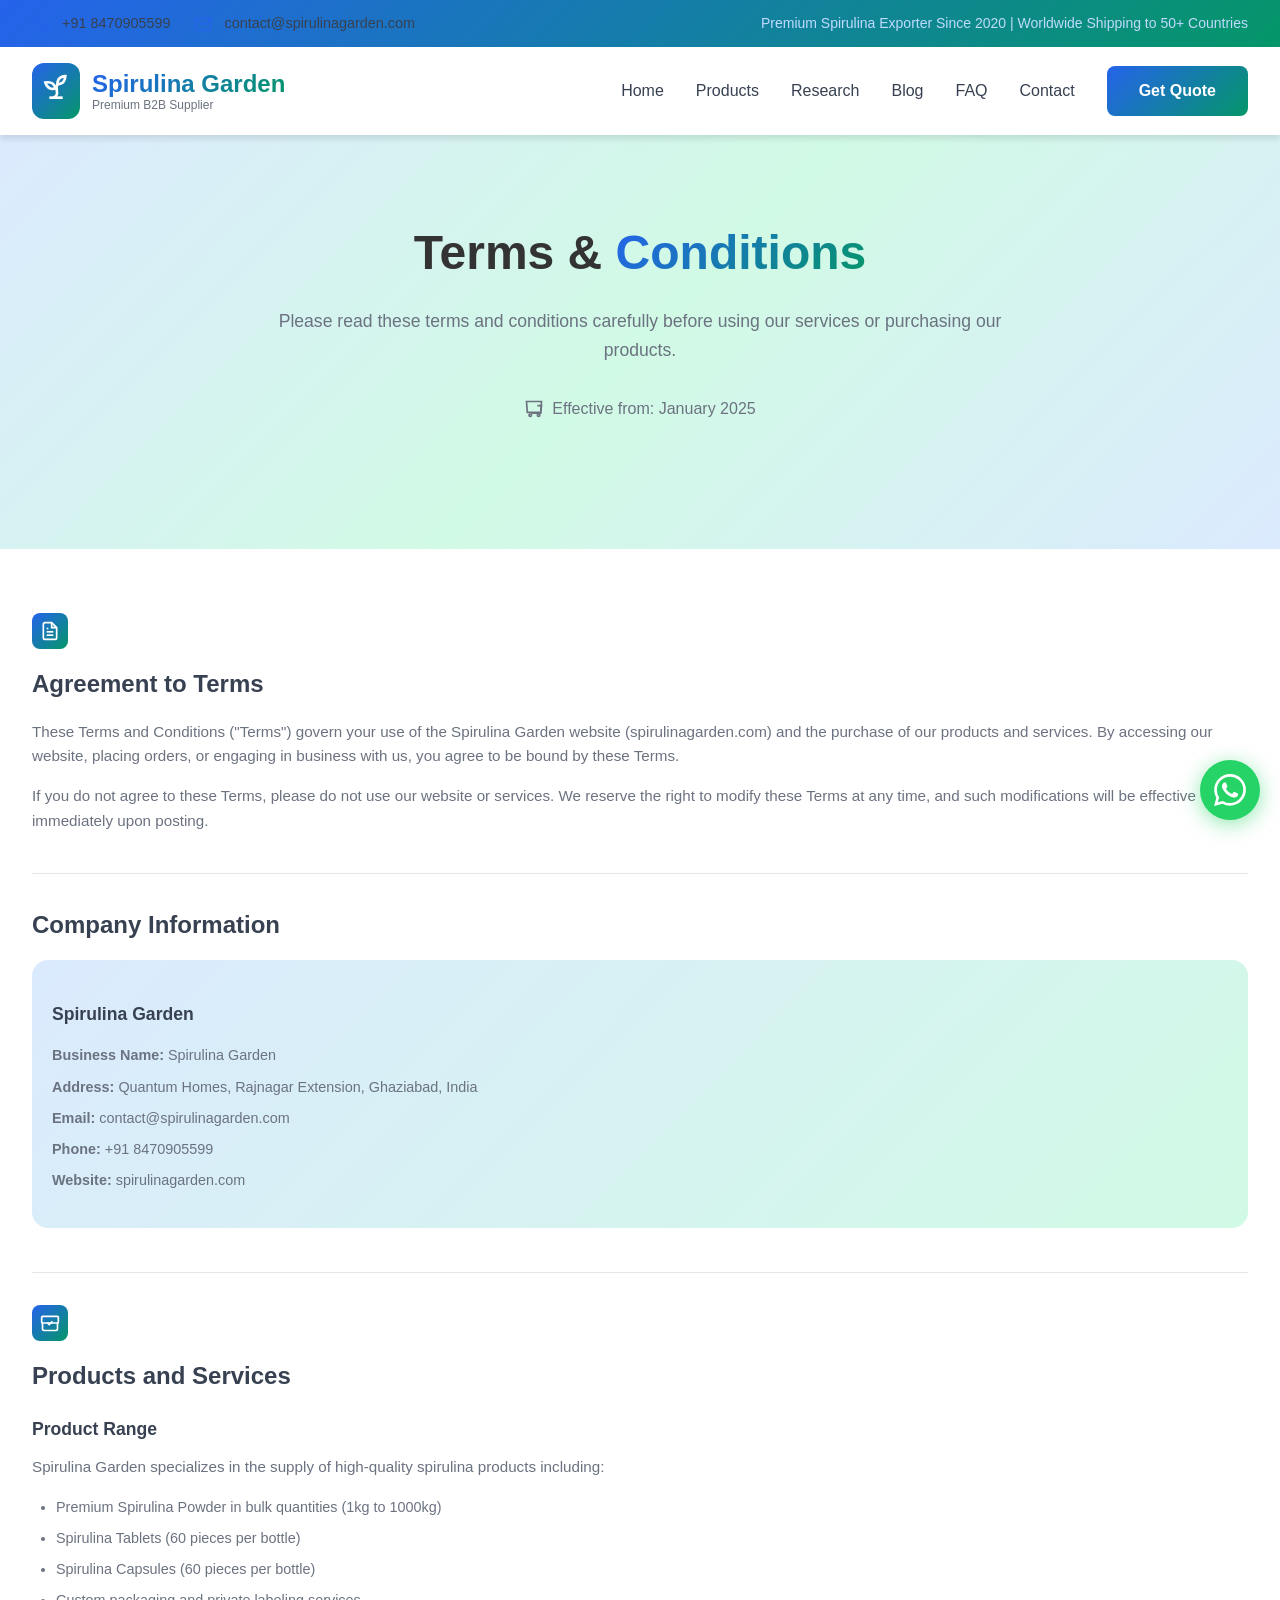
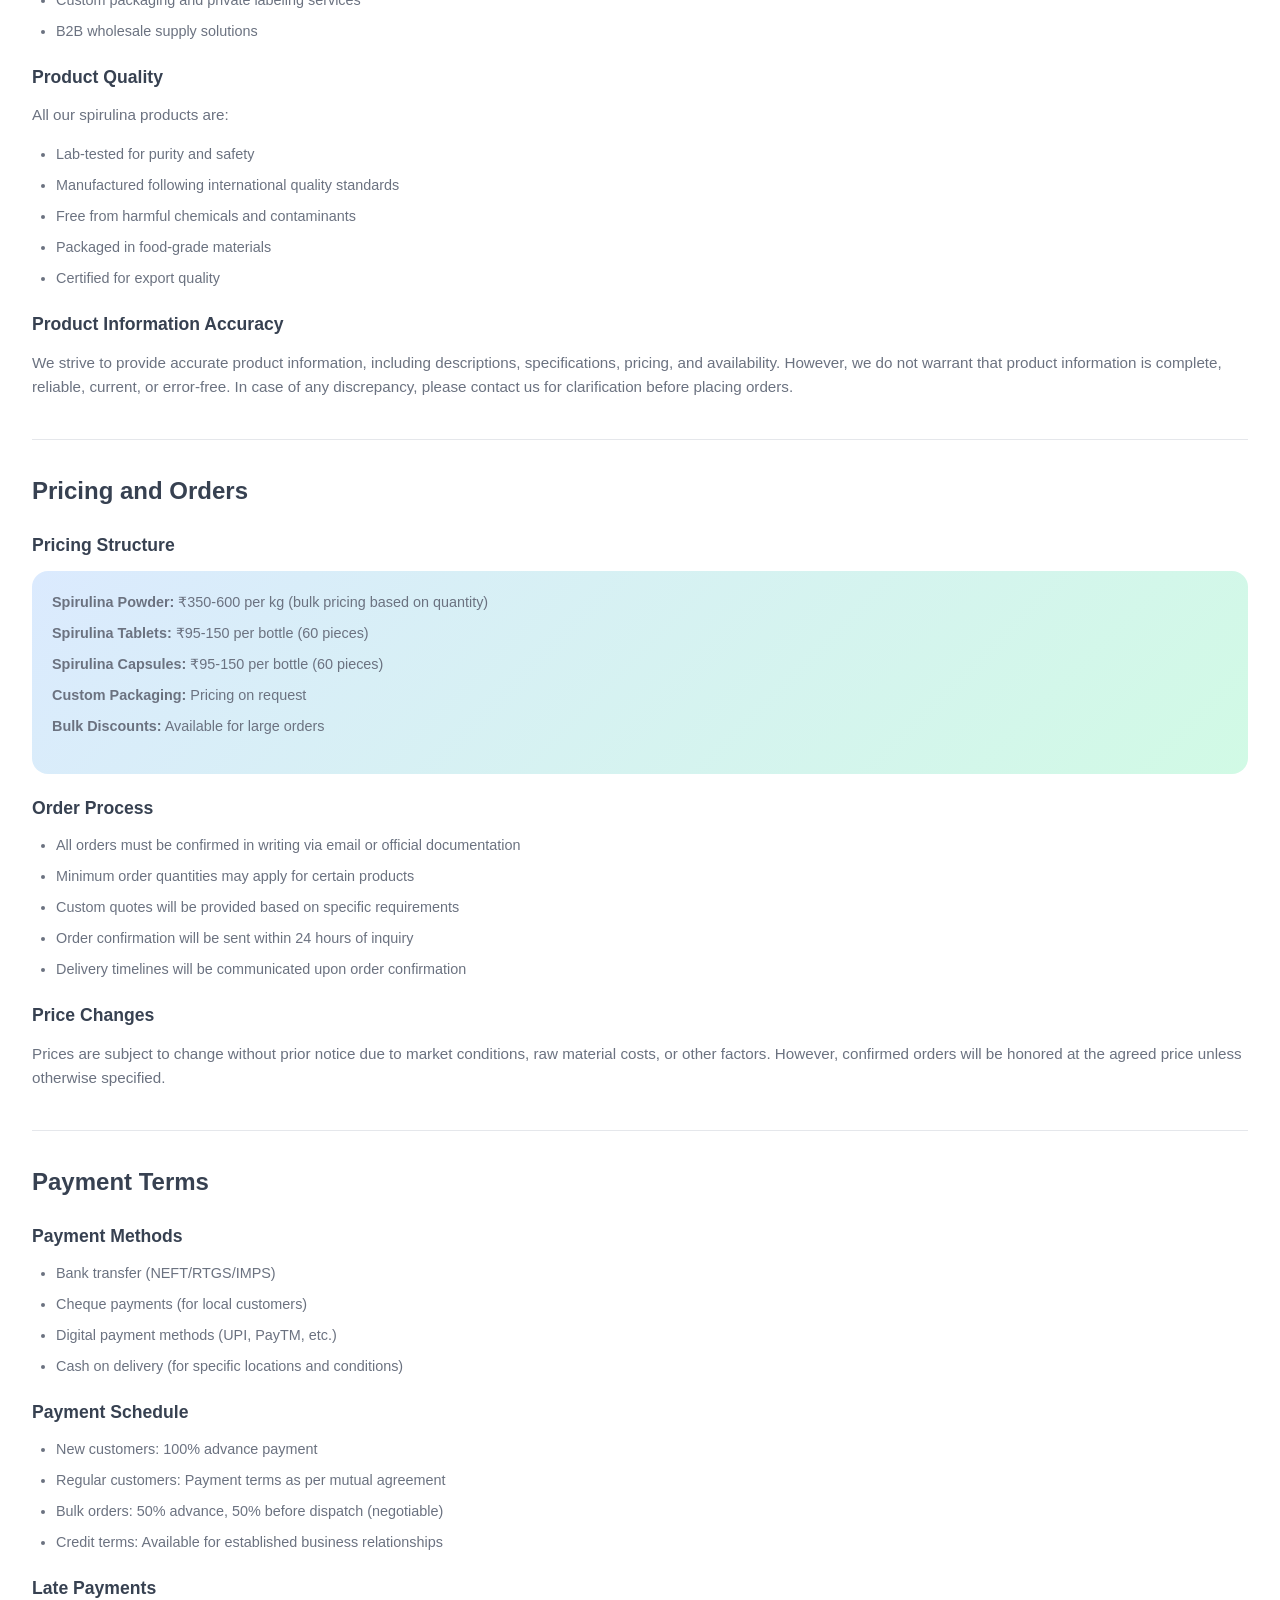
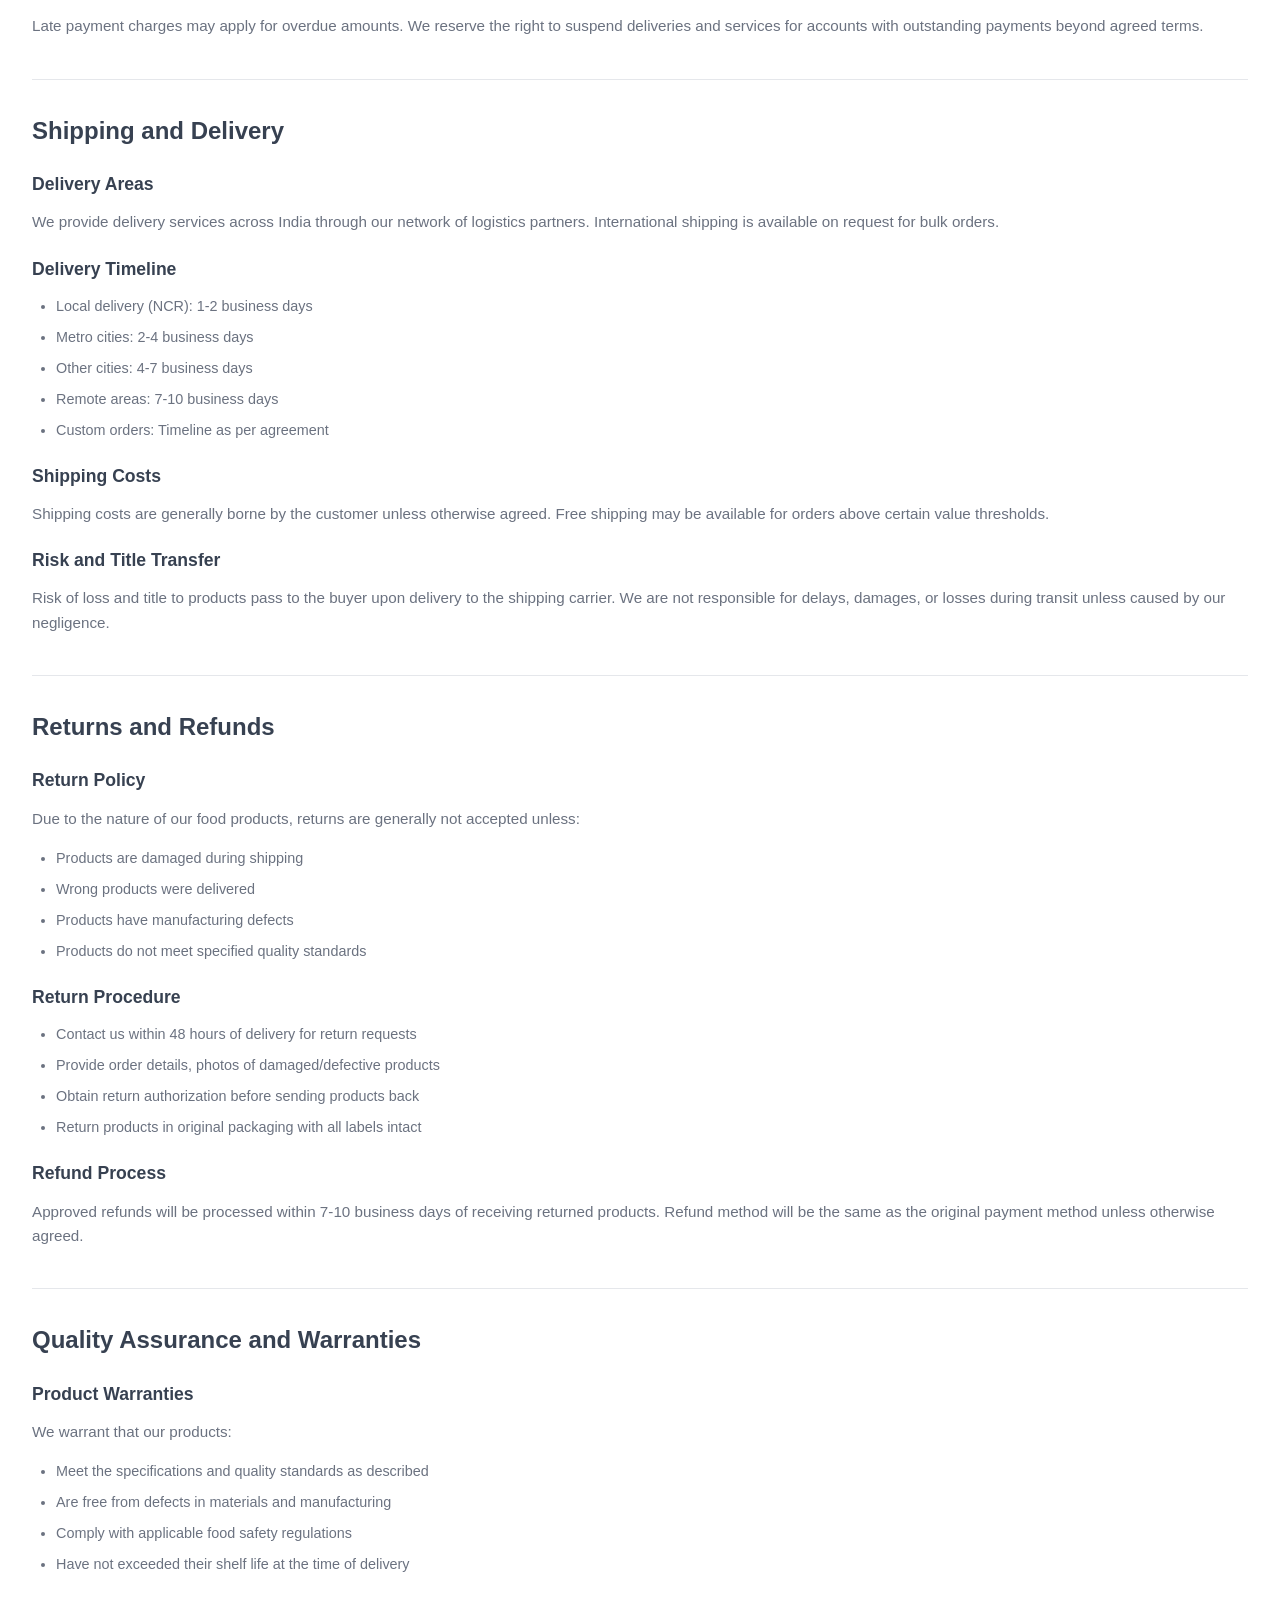
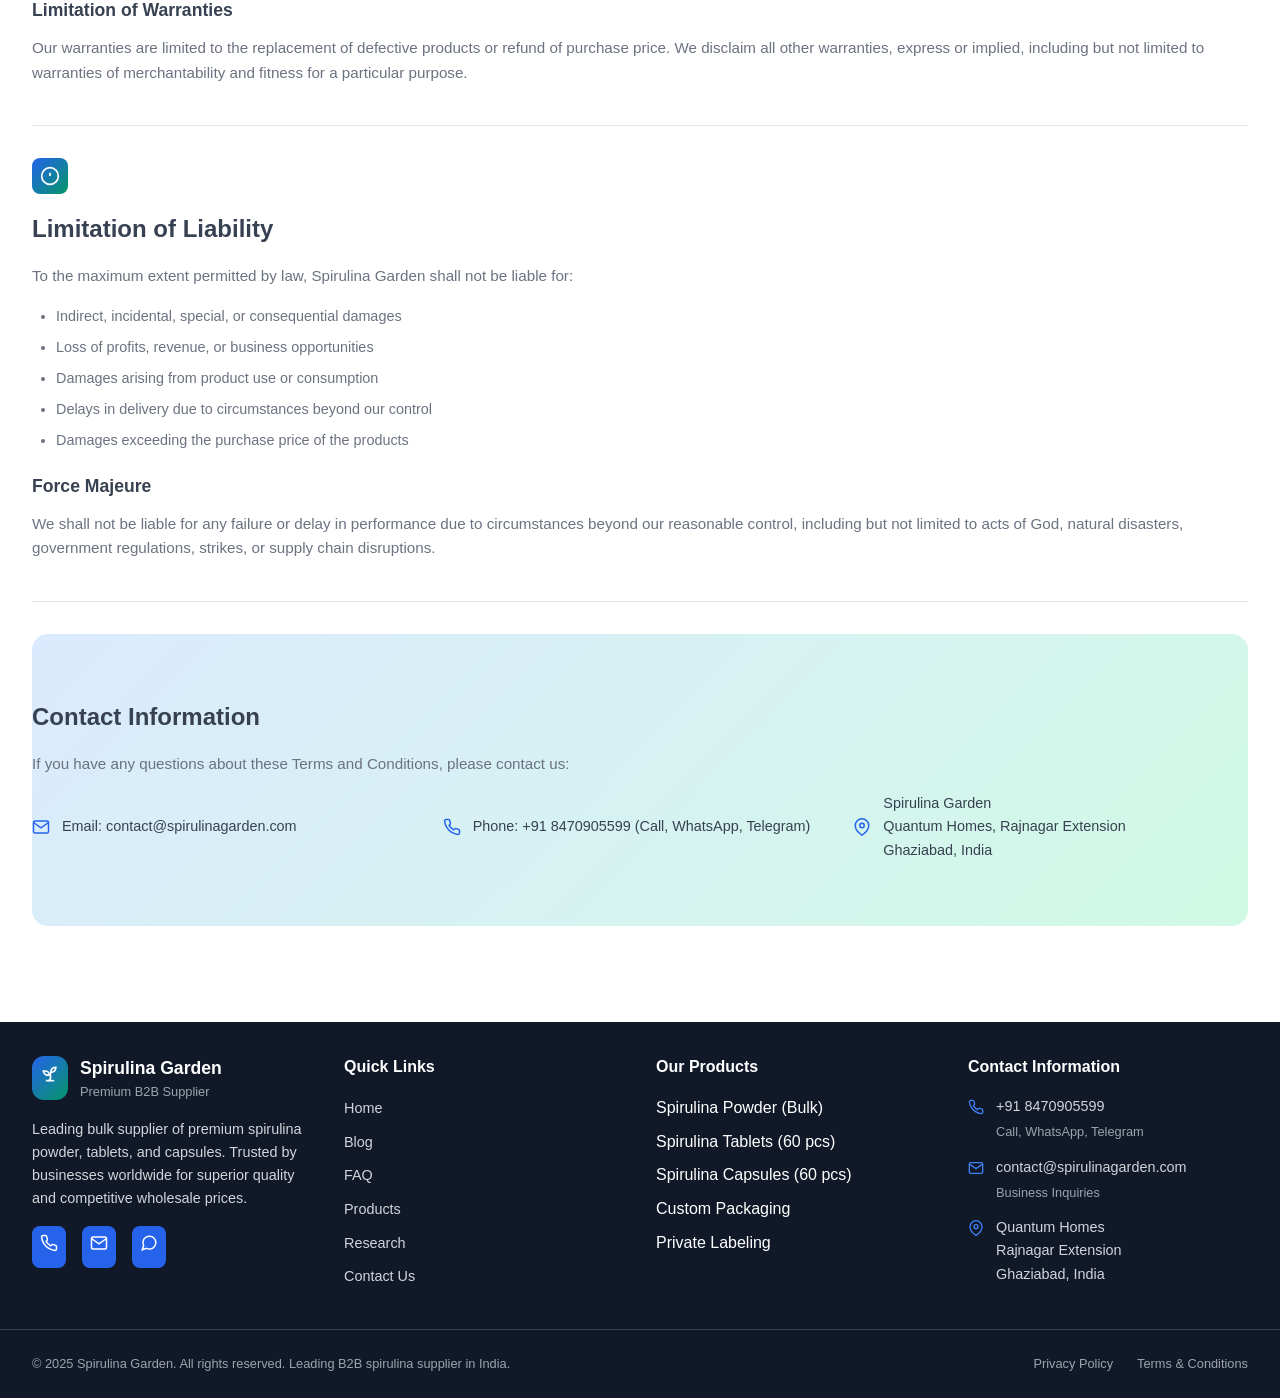
<file: terms-conditions.html>
<!DOCTYPE html>
<html lang="en">
<head>
    <meta charset="UTF-8">
    <meta name="viewport" content="width=device-width, initial-scale=1.0">
    <title>Terms & Conditions - Spirulina Garden | Business Terms & Policies</title>
    <meta name="description" content="Terms and Conditions for Spirulina Garden. Read our business terms, policies, and conditions for bulk spirulina purchases and B2B partnerships.">
    <meta name="keywords" content="spirulina garden terms conditions, business terms, bulk purchase terms, B2B terms, spirulina supplier policies">
    <link rel="stylesheet" href="styles.css">
    <link rel="icon" type="image/svg+xml" href="data:image/svg+xml,%3Csvg xmlns='http://www.w3.org/2000/svg' viewBox='0 0 24 24' fill='none' stroke='%23059669' stroke-width='2'%3E%3Cpath d='M7 20h10'/%3E%3Cpath d='M10 20c5.5-2.5.8-6.4 3-10'/%3E%3Cpath d='M9.5 9.4c1.1.8 1.8 2.2 2.3 3.7-2 .4-3.5.4-4.8-.3-1.2-.6-2.3-1.9-3-4.2 2.8-.5 4.4 0 5.5.8z'/%3E%3Cpath d='M14.1 6a7 7 0 0 0-1.1 4c1.9-.1 3.3-.7 4.3-1.4 1-1.1 1.6-2.7 1.7-4.7-2.7.1-4 1-4.9 2.1z'/%3E%3C/svg%3E">
</head>
<body>
    <!-- Header -->
    <header class="header">
        <!-- Top Contact Bar -->
        <div class="top-bar">
            <div class="container">
                <div class="top-bar-content">
                    <div class="contact-info">
                        <div class="contact-item">
                            <svg class="icon" viewBox="0 0 24 24" fill="none" stroke="currentColor" stroke-width="2">
                                <path d="M22 16.92v3a2 2 0 0 1-2.18 2 19.79 19.79 0 0 1-8.63-3.07 19.5 19.5 0 0 1-6-6 19.79 19.79 0 0 1-3.07-8.67A2 2 0 0 1 4.11 2h3a2 2 0 0 1 2 1.72 12.84 12.84 0 0 0 .7 2.81 2 2 0 0 1-.45 2.11L8.09 9.91a16 16 0 0 0 6 6l1.27-1.27a2 2 0 0 1 2.11-.45 12.84 12.84 0 0 0 2.81.7A2 2 0 0 1 22 16.92z"/>
                            </svg>
                            <span>+91 8470905599</span>
                        </div>
                        <div class="contact-item">
                            <svg class="icon" viewBox="0 0 24 24" fill="none" stroke="currentColor" stroke-width="2">
                                <path d="M4 4h16c1.1 0 2 .9 2 2v12c0 1.1-.9 2-2 2H4c-1.1 0-2-.9-2-2V6c0-1.1.9-2 2-2z"/>
                                <polyline points="22,6 12,13 2,6"/>
                            </svg>
                            <span>contact@spirulinagarden.com</span>
                        </div>
                    </div>
                    <div class="tagline">
                        <span>Premium Spirulina Exporter Since 2020 | Worldwide Shipping to 50+ Countries</span>
                    </div>
                </div>
            </div>
        </div>

        <!-- Main Header -->
        <div class="main-header">
            <div class="container">
                <div class="header-content">
                    <!-- Logo -->
                    <a href="index.html" class="logo">
                        <div class="logo-icon">
                            <svg viewBox="0 0 24 24" fill="none" stroke="currentColor" stroke-width="2">
                                <path d="M7 20h10"/>
                                <path d="M10 20c5.5-2.5.8-6.4 3-10"/>
                                <path d="M9.5 9.4c1.1.8 1.8 2.2 2.3 3.7-2 .4-3.5.4-4.8-.3-1.2-.6-2.3-1.9-3-4.2 2.8-.5 4.4 0 5.5.8z"/>
                                <path d="M14.1 6a7 7 0 0 0-1.1 4c1.9-.1 3.3-.7 4.3-1.4 1-1.1 1.6-2.7 1.7-4.7-2.7.1-4 1-4.9 2.1z"/>
                            </svg>
                        </div>
                        <div class="logo-text">
                            <h1>Spirulina Garden</h1>
                            <p>Premium B2B Supplier</p>
                        </div>
                    </a>

                    <!-- Desktop Navigation -->
                    <nav class="desktop-nav">
                        <a href="index.html" class="nav-link">Home</a>
                        <a href="products.html" class="nav-link">Products</a>
                        <a href="research.html" class="nav-link">Research</a>
                        <a href="blog.html" class="nav-link">Blog</a>
                        <a href="faq.html" class="nav-link">FAQ</a>
                        <a href="contact.html" class="nav-link">Contact</a>
                        <a href="contact.html" class="btn btn-primary">Get Quote</a>
                    </nav>

                    <!-- Mobile Menu Button -->
                    <button class="mobile-menu-btn" onclick="toggleMobileMenu()">
                        <span class="hamburger"></span>
                        <span class="hamburger"></span>
                        <span class="hamburger"></span>
                    </button>
                </div>

                <!-- Mobile Navigation -->
                <nav class="mobile-nav" id="mobileNav">
                    <a href="index.html" class="mobile-nav-link">Home</a>
                    <a href="products.html" class="mobile-nav-link">Products</a>
                    <a href="research.html" class="mobile-nav-link">Research</a>
                    <a href="blog.html" class="mobile-nav-link">Blog</a>
                    <a href="faq.html" class="mobile-nav-link">FAQ</a>
                    <a href="contact.html" class="mobile-nav-link">Contact</a>
                    <a href="contact.html" class="btn btn-primary">Get Quote</a>
                </nav>
            </div>
        </div>
    </header>

    <!-- Main Content -->
    <main>
        <!-- Hero Section -->
        <section class="hero">
            <div class="container">
                <div class="section-header">
                    <h1>Terms & <span class="gradient-text">Conditions</span></h1>
                    <p>Please read these terms and conditions carefully before using our services or purchasing our products.</p>
                    <div class="policy-meta">
                        <svg class="icon" viewBox="0 0 24 24" fill="none" stroke="currentColor" stroke-width="2">
                            <path d="M3 3h18l-1 13H4l-1-13z"/>
                            <path d="M16 8h5l-1 9H9"/>
                            <circle cx="7.5" cy="19.5" r="1.5"/>
                            <circle cx="17.5" cy="19.5" r="1.5"/>
                        </svg>
                        <span>Effective from: January 2025</span>
                    </div>
                </div>
            </div>
        </section>

        <!-- Terms Content -->
        <section class="policy-content">
            <div class="container">
                <div class="policy-sections">
                    
                    <!-- Agreement to Terms -->
                    <div class="policy-section">
                        <div class="section-icon">
                            <svg viewBox="0 0 24 24" fill="none" stroke="currentColor" stroke-width="2">
                                <path d="M14 2H6a2 2 0 0 0-2 2v16a2 2 0 0 0 2 2h12a2 2 0 0 0 2-2V8z"/>
                                <polyline points="14,2 14,8 20,8"/>
                                <line x1="16" y1="13" x2="8" y2="13"/>
                                <line x1="16" y1="17" x2="8" y2="17"/>
                                <polyline points="10,9 9,9 8,9"/>
                            </svg>
                        </div>
                        <h2>Agreement to Terms</h2>
                        <p>These Terms and Conditions ("Terms") govern your use of the Spirulina Garden website (spirulinagarden.com) and the purchase of our products and services. By accessing our website, placing orders, or engaging in business with us, you agree to be bound by these Terms.</p>
                        <p>If you do not agree to these Terms, please do not use our website or services. We reserve the right to modify these Terms at any time, and such modifications will be effective immediately upon posting.</p>
                    </div>

                    <!-- Company Information -->
                    <div class="policy-section">
                        <h2>Company Information</h2>
                        
                        <div class="company-info">
                            <h3>Spirulina Garden</h3>
                            <ul>
                                <li><strong>Business Name:</strong> Spirulina Garden</li>
                                <li><strong>Address:</strong> Quantum Homes, Rajnagar Extension, Ghaziabad, India</li>
                                <li><strong>Email:</strong> contact@spirulinagarden.com</li>
                                <li><strong>Phone:</strong> +91 8470905599</li>
                                <li><strong>Website:</strong> spirulinagarden.com</li>
                            </ul>
                        </div>
                    </div>

                    <!-- Products and Services -->
                    <div class="policy-section">
                        <div class="section-icon">
                            <svg viewBox="0 0 24 24" fill="none" stroke="currentColor" stroke-width="2">
                                <path d="M9 12l2 2 4-4"/>
                                <path d="M21 12c.552 0 1-.448 1-1V5c0-.552-.448-1-1-1H3c-.552 0-1 .448-1 1v6c0 .552.448 1 1 1h18z"/>
                                <path d="M21 12v7a2 2 0 01-2 2H5a2 2 0 01-2-2v-7"/>
                            </svg>
                        </div>
                        <h2>Products and Services</h2>
                        
                        <h3>Product Range</h3>
                        <p>Spirulina Garden specializes in the supply of high-quality spirulina products including:</p>
                        <ul>
                            <li>Premium Spirulina Powder in bulk quantities (1kg to 1000kg)</li>
                            <li>Spirulina Tablets (60 pieces per bottle)</li>
                            <li>Spirulina Capsules (60 pieces per bottle)</li>
                            <li>Custom packaging and private labeling services</li>
                            <li>B2B wholesale supply solutions</li>
                        </ul>

                        <h3>Product Quality</h3>
                        <p>All our spirulina products are:</p>
                        <ul>
                            <li>Lab-tested for purity and safety</li>
                            <li>Manufactured following international quality standards</li>
                            <li>Free from harmful chemicals and contaminants</li>
                            <li>Packaged in food-grade materials</li>
                            <li>Certified for export quality</li>
                        </ul>

                        <h3>Product Information Accuracy</h3>
                        <p>We strive to provide accurate product information, including descriptions, specifications, pricing, and availability. However, we do not warrant that product information is complete, reliable, current, or error-free. In case of any discrepancy, please contact us for clarification before placing orders.</p>
                    </div>

                    <!-- Pricing and Orders -->
                    <div class="policy-section">
                        <h2>Pricing and Orders</h2>
                        
                        <h3>Pricing Structure</h3>
                        <div class="pricing-info">
                            <ul>
                                <li><strong>Spirulina Powder:</strong> ₹350-600 per kg (bulk pricing based on quantity)</li>
                                <li><strong>Spirulina Tablets:</strong> ₹95-150 per bottle (60 pieces)</li>
                                <li><strong>Spirulina Capsules:</strong> ₹95-150 per bottle (60 pieces)</li>
                                <li><strong>Custom Packaging:</strong> Pricing on request</li>
                                <li><strong>Bulk Discounts:</strong> Available for large orders</li>
                            </ul>
                        </div>

                        <h3>Order Process</h3>
                        <ul>
                            <li>All orders must be confirmed in writing via email or official documentation</li>
                            <li>Minimum order quantities may apply for certain products</li>
                            <li>Custom quotes will be provided based on specific requirements</li>
                            <li>Order confirmation will be sent within 24 hours of inquiry</li>
                            <li>Delivery timelines will be communicated upon order confirmation</li>
                        </ul>

                        <h3>Price Changes</h3>
                        <p>Prices are subject to change without prior notice due to market conditions, raw material costs, or other factors. However, confirmed orders will be honored at the agreed price unless otherwise specified.</p>
                    </div>

                    <!-- Payment Terms -->
                    <div class="policy-section">
                        <h2>Payment Terms</h2>
                        
                        <h3>Payment Methods</h3>
                        <ul>
                            <li>Bank transfer (NEFT/RTGS/IMPS)</li>
                            <li>Cheque payments (for local customers)</li>
                            <li>Digital payment methods (UPI, PayTM, etc.)</li>
                            <li>Cash on delivery (for specific locations and conditions)</li>
                        </ul>

                        <h3>Payment Schedule</h3>
                        <ul>
                            <li>New customers: 100% advance payment</li>
                            <li>Regular customers: Payment terms as per mutual agreement</li>
                            <li>Bulk orders: 50% advance, 50% before dispatch (negotiable)</li>
                            <li>Credit terms: Available for established business relationships</li>
                        </ul>

                        <h3>Late Payments</h3>
                        <p>Late payment charges may apply for overdue amounts. We reserve the right to suspend deliveries and services for accounts with outstanding payments beyond agreed terms.</p>
                    </div>

                    <!-- Shipping and Delivery -->
                    <div class="policy-section">
                        <h2>Shipping and Delivery</h2>
                        
                        <h3>Delivery Areas</h3>
                        <p>We provide delivery services across India through our network of logistics partners. International shipping is available on request for bulk orders.</p>

                        <h3>Delivery Timeline</h3>
                        <ul>
                            <li>Local delivery (NCR): 1-2 business days</li>
                            <li>Metro cities: 2-4 business days</li>
                            <li>Other cities: 4-7 business days</li>
                            <li>Remote areas: 7-10 business days</li>
                            <li>Custom orders: Timeline as per agreement</li>
                        </ul>

                        <h3>Shipping Costs</h3>
                        <p>Shipping costs are generally borne by the customer unless otherwise agreed. Free shipping may be available for orders above certain value thresholds.</p>

                        <h3>Risk and Title Transfer</h3>
                        <p>Risk of loss and title to products pass to the buyer upon delivery to the shipping carrier. We are not responsible for delays, damages, or losses during transit unless caused by our negligence.</p>
                    </div>

                    <!-- Returns and Refunds -->
                    <div class="policy-section">
                        <h2>Returns and Refunds</h2>
                        
                        <h3>Return Policy</h3>
                        <p>Due to the nature of our food products, returns are generally not accepted unless:</p>
                        <ul>
                            <li>Products are damaged during shipping</li>
                            <li>Wrong products were delivered</li>
                            <li>Products have manufacturing defects</li>
                            <li>Products do not meet specified quality standards</li>
                        </ul>

                        <h3>Return Procedure</h3>
                        <ul>
                            <li>Contact us within 48 hours of delivery for return requests</li>
                            <li>Provide order details, photos of damaged/defective products</li>
                            <li>Obtain return authorization before sending products back</li>
                            <li>Return products in original packaging with all labels intact</li>
                        </ul>

                        <h3>Refund Process</h3>
                        <p>Approved refunds will be processed within 7-10 business days of receiving returned products. Refund method will be the same as the original payment method unless otherwise agreed.</p>
                    </div>

                    <!-- Quality Assurance -->
                    <div class="policy-section">
                        <h2>Quality Assurance and Warranties</h2>
                        
                        <h3>Product Warranties</h3>
                        <p>We warrant that our products:</p>
                        <ul>
                            <li>Meet the specifications and quality standards as described</li>
                            <li>Are free from defects in materials and manufacturing</li>
                            <li>Comply with applicable food safety regulations</li>
                            <li>Have not exceeded their shelf life at the time of delivery</li>
                        </ul>

                        <h3>Limitation of Warranties</h3>
                        <p>Our warranties are limited to the replacement of defective products or refund of purchase price. We disclaim all other warranties, express or implied, including but not limited to warranties of merchantability and fitness for a particular purpose.</p>
                    </div>

                    <!-- Limitation of Liability -->
                    <div class="policy-section">
                        <div class="section-icon">
                            <svg viewBox="0 0 24 24" fill="none" stroke="currentColor" stroke-width="2">
                                <circle cx="12" cy="12" r="10"/>
                                <line x1="12" y1="8" x2="12" y2="12"/>
                                <line x1="12" y1="16" x2="12.01" y2="16"/>
                            </svg>
                        </div>
                        <h2>Limitation of Liability</h2>
                        
                        <p>To the maximum extent permitted by law, Spirulina Garden shall not be liable for:</p>
                        <ul>
                            <li>Indirect, incidental, special, or consequential damages</li>
                            <li>Loss of profits, revenue, or business opportunities</li>
                            <li>Damages arising from product use or consumption</li>
                            <li>Delays in delivery due to circumstances beyond our control</li>
                            <li>Damages exceeding the purchase price of the products</li>
                        </ul>

                        <h3>Force Majeure</h3>
                        <p>We shall not be liable for any failure or delay in performance due to circumstances beyond our reasonable control, including but not limited to acts of God, natural disasters, government regulations, strikes, or supply chain disruptions.</p>
                    </div>

                    <!-- Contact Information -->
                    <div class="policy-section contact-section">
                        <h2>Contact Information</h2>
                        
                        <p>If you have any questions about these Terms and Conditions, please contact us:</p>
                        
                        <div class="contact-grid">
                            <div class="contact-item">
                                <svg class="icon" viewBox="0 0 24 24" fill="none" stroke="currentColor" stroke-width="2">
                                    <path d="M4 4h16c1.1 0 2 .9 2 2v12c0 1.1-.9 2-2 2H4c-1.1 0-2-.9-2-2V6c0-1.1.9-2 2-2z"/>
                                    <polyline points="22,6 12,13 2,6"/>
                                </svg>
                                <span>Email: contact@spirulinagarden.com</span>
                            </div>
                            <div class="contact-item">
                                <svg class="icon" viewBox="0 0 24 24" fill="none" stroke="currentColor" stroke-width="2">
                                    <path d="M22 16.92v3a2 2 0 0 1-2.18 2 19.79 19.79 0 0 1-8.63-3.07 19.5 19.5 0 0 1-6-6 19.79 19.79 0 0 1-3.07-8.67A2 2 0 0 1 4.11 2h3a2 2 0 0 1 2 1.72 12.84 12.84 0 0 0 .7 2.81 2 2 0 0 1-.45 2.11L8.09 9.91a16 16 0 0 0 6 6l1.27-1.27a2 2 0 0 1 2.11-.45 12.84 12.84 0 0 0 2.81.7A2 2 0 0 1 22 16.92z"/>
                                </svg>
                                <span>Phone: +91 8470905599 (Call, WhatsApp, Telegram)</span>
                            </div>
                            <div class="contact-item">
                                <svg class="icon" viewBox="0 0 24 24" fill="none" stroke="currentColor" stroke-width="2">
                                    <path d="M21 10c0 7-9 13-9 13s-9-6-9-13a9 9 0 0 1 18 0z"/>
                                    <circle cx="12" cy="10" r="3"/>
                                </svg>
                                <div>
                                    <div>Spirulina Garden</div>
                                    <div>Quantum Homes, Rajnagar Extension</div>
                                    <div>Ghaziabad, India</div>
                                </div>
                            </div>
                        </div>
                    </div>

                </div>
            </div>
        </section>
    </main>

    <!-- Footer -->
    <footer class="footer">
        <!-- Main Footer -->
        <div class="footer-main">
            <div class="container">
                <div class="footer-content">
                    <!-- Company Info -->
                    <div class="footer-section">
                        <div class="footer-logo">
                            <div class="logo-icon">
                                <svg viewBox="0 0 24 24" fill="none" stroke="currentColor" stroke-width="2">
                                    <path d="M7 20h10"/>
                                    <path d="M10 20c5.5-2.5.8-6.4 3-10"/>
                                    <path d="M9.5 9.4c1.1.8 1.8 2.2 2.3 3.7-2 .4-3.5.4-4.8-.3-1.2-.6-2.3-1.9-3-4.2 2.8-.5 4.4 0 5.5.8z"/>
                                    <path d="M14.1 6a7 7 0 0 0-1.1 4c1.9-.1 3.3-.7 4.3-1.4 1-1.1 1.6-2.7 1.7-4.7-2.7.1-4 1-4.9 2.1z"/>
                                </svg>
                            </div>
                            <div>
                                <h3>Spirulina Garden</h3>
                                <p>Premium B2B Supplier</p>
                            </div>
                        </div>
                        <p class="footer-description">
                            Leading bulk supplier of premium spirulina powder, tablets, and capsules. 
                            Trusted by businesses worldwide for superior quality and competitive wholesale prices.
                        </p>
                        <div class="social-links">
                            <a href="tel:+918470905599" class="social-link">
                                <svg viewBox="0 0 24 24" fill="none" stroke="currentColor" stroke-width="2">
                                    <path d="M22 16.92v3a2 2 0 0 1-2.18 2 19.79 19.79 0 0 1-8.63-3.07 19.5 19.5 0 0 1-6-6 19.79 19.79 0 0 1-3.07-8.67A2 2 0 0 1 4.11 2h3a2 2 0 0 1 2 1.72 12.84 12.84 0 0 0 .7 2.81 2 2 0 0 1-.45 2.11L8.09 9.91a16 16 0 0 0 6 6l1.27-1.27a2 2 0 0 1 2.11-.45 12.84 12.84 0 0 0 2.81.7A2 2 0 0 1 22 16.92z"/>
                                </svg>
                            </a>
                            <a href="mailto:contact@spirulinagarden.com" class="social-link">
                                <svg viewBox="0 0 24 24" fill="none" stroke="currentColor" stroke-width="2">
                                    <path d="M4 4h16c1.1 0 2 .9 2 2v12c0 1.1-.9 2-2 2H4c-1.1 0-2-.9-2-2V6c0-1.1.9-2 2-2z"/>
                                    <polyline points="22,6 12,13 2,6"/>
                                </svg>
                            </a>
                            <a href="https://wa.me/918470905599" class="social-link">
                                <svg viewBox="0 0 24 24" fill="none" stroke="currentColor" stroke-width="2">
                                    <path d="M21 11.5a8.38 8.38 0 0 1-.9 3.8 8.5 8.5 0 0 1-7.6 4.7 8.38 8.38 0 0 1-3.8-.9L3 21l1.9-5.7a8.38 8.38 0 0 1-.9-3.8 8.5 8.5 0 0 1 4.7-7.6 8.38 8.38 0 0 1 3.8-.9h.5a8.48 8.48 0 0 1 8 8v.5z"/>
                                </svg>
                            </a>
                        </div>
                    </div>

                    <!-- Quick Links -->
                    <div class="footer-section">
                        <h4>Quick Links</h4>
                        <ul class="footer-links">
                            <li><a href="index.html">Home</a></li>
                            <li><a href="blog.html">Blog</a></li>
                            <li><a href="faq.html">FAQ</a></li>
                            <li><a href="products.html">Products</a></li>
                            <li><a href="research.html">Research</a></li>
                            <li><a href="contact.html">Contact Us</a></li>
                        </ul>
                    </div>

                    <!-- Products -->
                    <div class="footer-section">
                        <h4>Our Products</h4>
                        <ul class="footer-links">
                            <li>Spirulina Powder (Bulk)</li>
                            <li>Spirulina Tablets (60 pcs)</li>
                            <li>Spirulina Capsules (60 pcs)</li>
                            <li>Custom Packaging</li>
                            <li>Private Labeling</li>
                        </ul>
                    </div>

                    <!-- Contact Info -->
                    <div class="footer-section">
                        <h4>Contact Information</h4>
                        <div class="contact-details">
                            <div class="contact-detail">
                                <svg class="icon" viewBox="0 0 24 24" fill="none" stroke="currentColor" stroke-width="2">
                                    <path d="M22 16.92v3a2 2 0 0 1-2.18 2 19.79 19.79 0 0 1-8.63-3.07 19.5 19.5 0 0 1-6-6 19.79 19.79 0 0 1-3.07-8.67A2 2 0 0 1 4.11 2h3a2 2 0 0 1 2 1.72 12.84 12.84 0 0 0 .7 2.81 2 2 0 0 1-.45 2.11L8.09 9.91a16 16 0 0 0 6 6l1.27-1.27a2 2 0 0 1 2.11-.45 12.84 12.84 0 0 0 2.81.7A2 2 0 0 1 22 16.92z"/>
                                </svg>
                                <div>
                                    <p>+91 8470905599</p>
                                    <small>Call, WhatsApp, Telegram</small>
                                </div>
                            </div>
                            <div class="contact-detail">
                                <svg class="icon" viewBox="0 0 24 24" fill="none" stroke="currentColor" stroke-width="2">
                                    <path d="M4 4h16c1.1 0 2 .9 2 2v12c0 1.1-.9 2-2 2H4c-1.1 0-2-.9-2-2V6c0-1.1.9-2 2-2z"/>
                                    <polyline points="22,6 12,13 2,6"/>
                                </svg>
                                <div>
                                    <p>contact@spirulinagarden.com</p>
                                    <small>Business Inquiries</small>
                                </div>
                            </div>
                            <div class="contact-detail">
                                <svg class="icon" viewBox="0 0 24 24" fill="none" stroke="currentColor" stroke-width="2">
                                    <path d="M21 10c0 7-9 13-9 13s-9-6-9-13a9 9 0 0 1 18 0z"/>
                                    <circle cx="12" cy="10" r="3"/>
                                </svg>
                                <div>
                                    <p>Quantum Homes</p>
                                    <p>Rajnagar Extension</p>
                                    <p>Ghaziabad, India</p>
                                </div>
                            </div>
                        </div>
                    </div>
                </div>
            </div>
        </div>

        <!-- Bottom Footer -->
        <div class="footer-bottom">
            <div class="container">
                <div class="footer-bottom-content">
                    <p>&copy; 2025 Spirulina Garden. All rights reserved. Leading B2B spirulina supplier in India.</p>
                    <div class="footer-bottom-links">
                        <a href="privacy-policy.html">Privacy Policy</a>
                        <a href="terms-conditions.html">Terms & Conditions</a>
                    </div>
                </div>
            </div>
        </div>
    </footer>

    <script src="script.js"></script>
    <script type="module" src="chatbot/chatbot.js"></script>
</body>
</html>
</file>
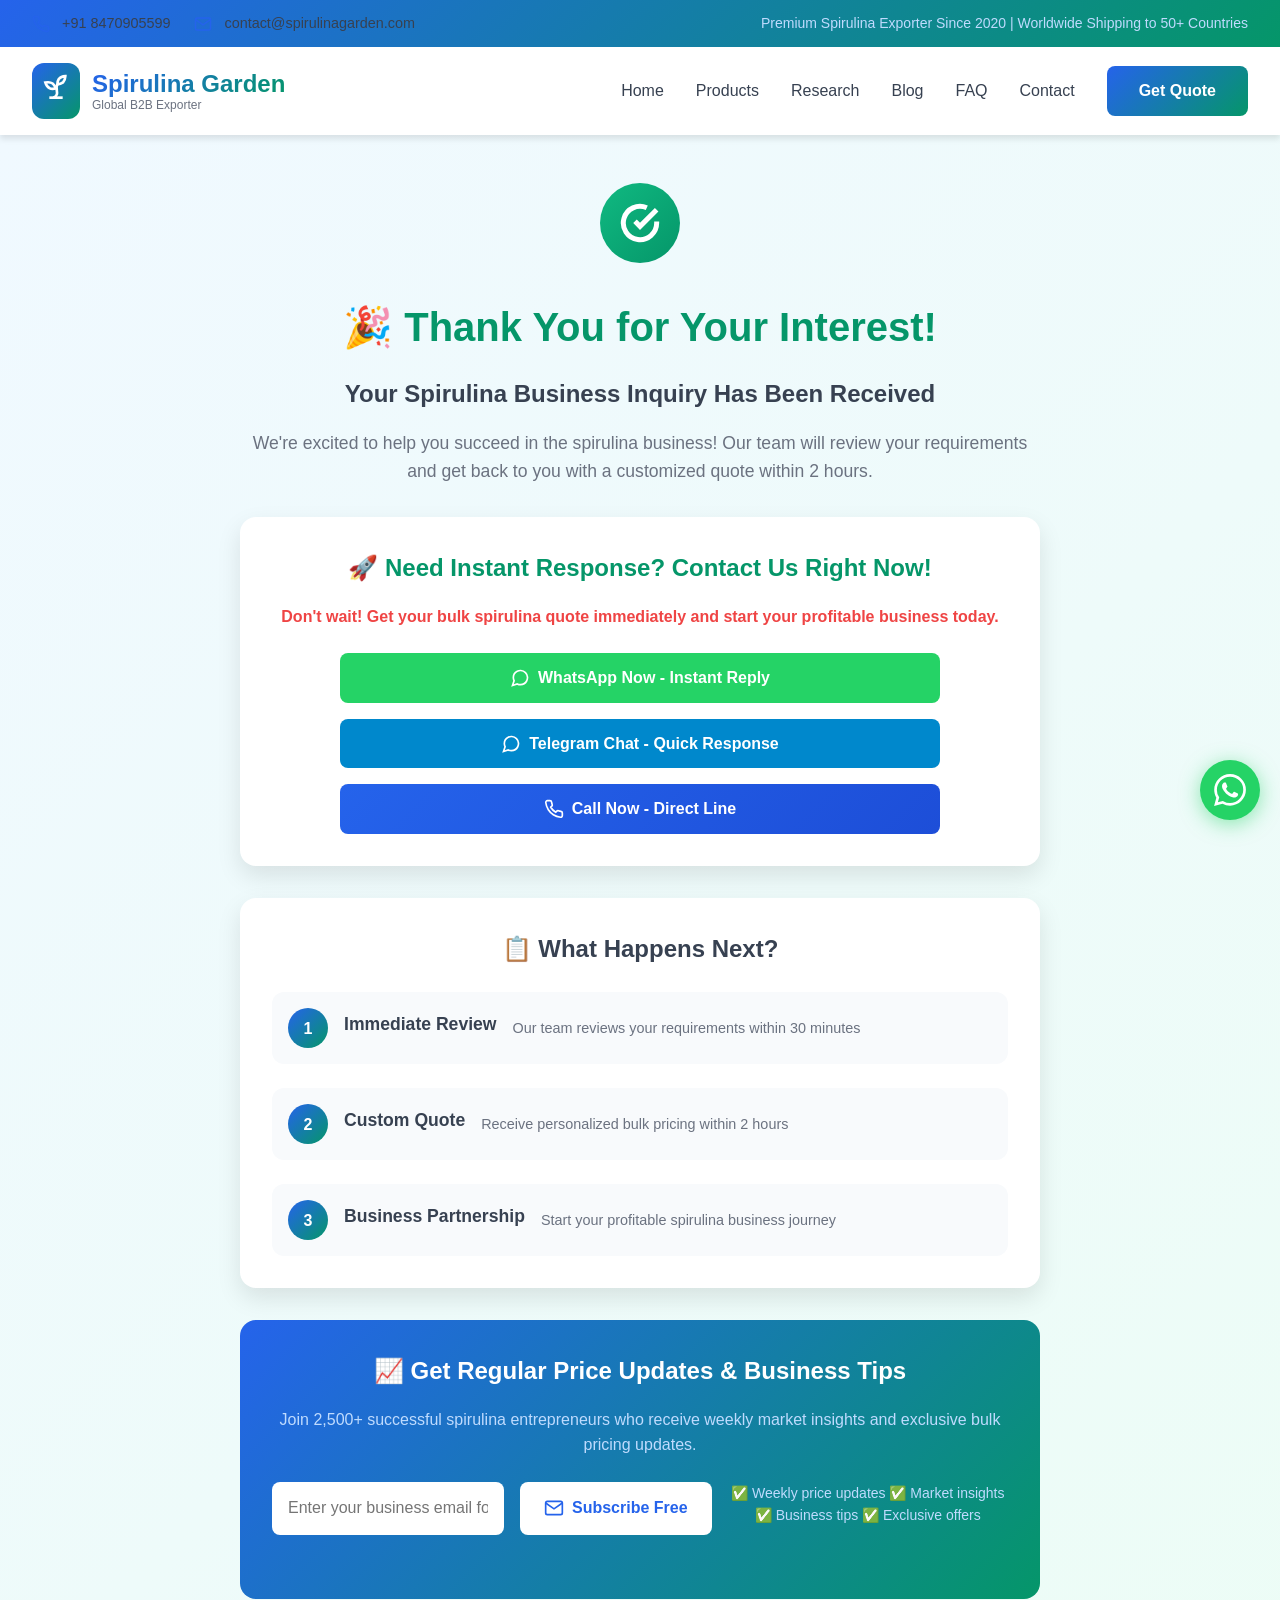
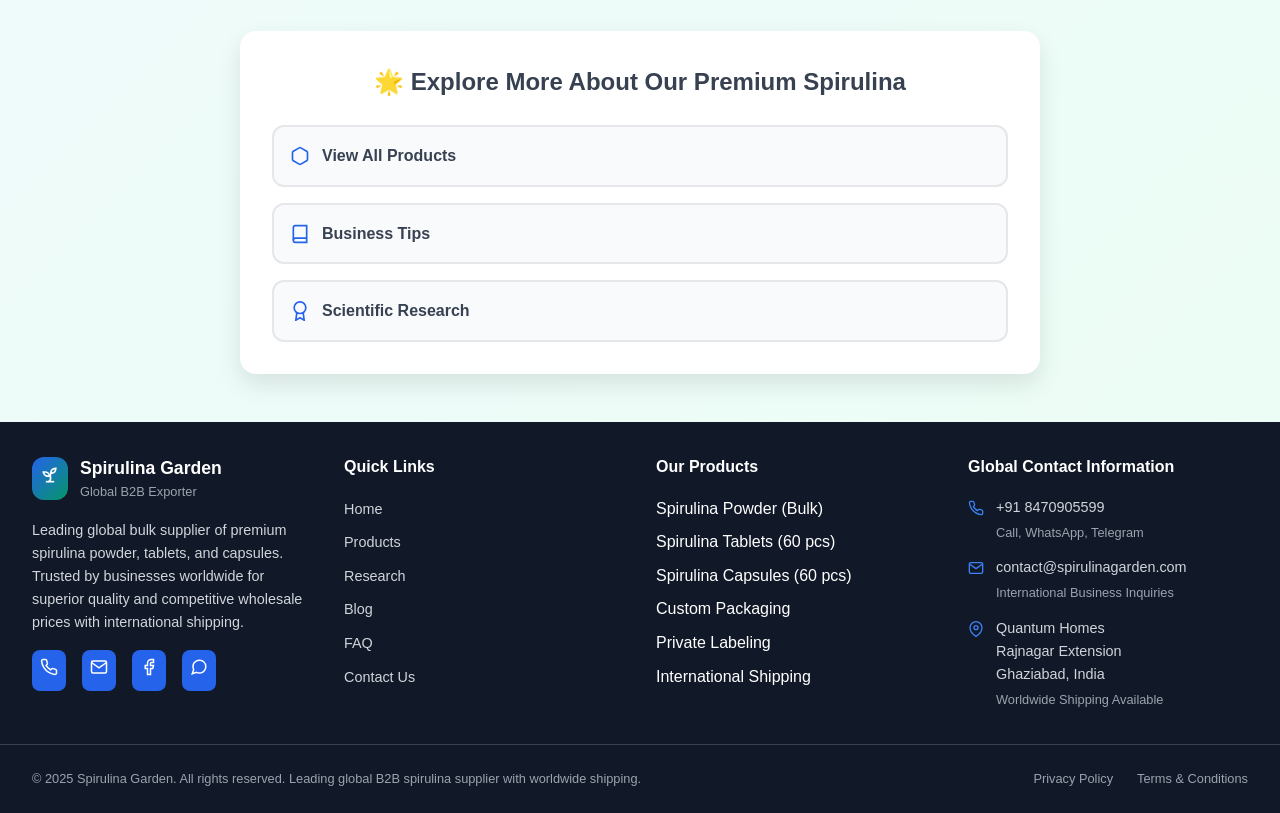
<file: thank-you.html>
<!DOCTYPE html>
<html lang="en">
<head>
    <meta charset="UTF-8">
    <meta name="viewport" content="width=device-width, initial-scale=1.0">
    <title>Thank You - Spirulina Garden | Your Inquiry Received</title>
    <meta name="description" content="Thank you for your spirulina inquiry! Get instant quotes via WhatsApp, Telegram, or call +91 8470905599. India's leading bulk spirulina manufacturer.">
    <link rel="stylesheet" href="styles.css">
    <link rel="icon" type="image/svg+xml" href="data:image/svg+xml,%3Csvg xmlns='http://www.w3.org/2000/svg' viewBox='0 0 24 24' fill='none' stroke='%23059669' stroke-width='2'%3E%3Cpath d='M7 20h10'/%3E%3Cpath d='M10 20c5.5-2.5.8-6.4 3-10'/%3E%3Cpath d='M9.5 9.4c1.1.8 1.8 2.2 2.3 3.7-2 .4-3.5.4-4.8-.3-1.2-.6-2.3-1.9-3-4.2 2.8-.5 4.4 0 5.5.8z'/%3E%3Cpath d='M14.1 6a7 7 0 0 0-1.1 4c1.9-.1 3.3-.7 4.3-1.4 1-1.1 1.6-2.7 1.7-4.7-2.7.1-4 1-4.9 2.1z'/%3E%3C/svg%3E">
</head>
<body>
    <!-- Header -->
    <header class="header">
        <!-- Top Contact Bar -->
        <div class="top-bar">
            <div class="container">
                <div class="top-bar-content">
                    <div class="contact-info">
                        <div class="contact-item">
                            <svg class="icon" viewBox="0 0 24 24" fill="none" stroke="currentColor" stroke-width="2">
                                <path d="M22 16.92v3a2 2 0 0 1-2.18 2 19.79 19.79 0 0 1-8.63-3.07 19.5 19.5 0 0 1-6-6 19.79 19.79 0 0 1-3.07-8.67A2 2 0 0 1 4.11 2h3a2 2 0 0 1 2 1.72 12.84 12.84 0 0 0 .7 2.81 2 2 0 0 1-.45 2.11L8.09 9.91a16 16 0 0 0 6 6l1.27-1.27a2 2 0 0 1 2.11-.45 12.84 12.84 0 0 0 2.81.7A2 2 0 0 1 22 16.92z"/>
                            </svg>
                            <span>+91 8470905599</span>
                        </div>
                        <div class="contact-item">
                            <svg class="icon" viewBox="0 0 24 24" fill="none" stroke="currentColor" stroke-width="2">
                                <path d="M4 4h16c1.1 0 2 .9 2 2v12c0 1.1-.9 2-2 2H4c-1.1 0-2-.9-2-2V6c0-1.1.9-2 2-2z"/>
                                <polyline points="22,6 12,13 2,6"/>
                            </svg>
                            <span>contact@spirulinagarden.com</span>
                        </div>
                    </div>
                    <div class="tagline">
                        <span>Premium Spirulina Exporter Since 2020 | Worldwide Shipping to 50+ Countries</span>
                    </div>
                </div>
            </div>
        </div>

        <!-- Main Header -->
        <div class="main-header">
            <div class="container">
                <div class="header-content">
                    <!-- Logo -->
                    <a href="index.html" class="logo">
                        <div class="logo-icon">
                            <svg viewBox="0 0 24 24" fill="none" stroke="currentColor" stroke-width="2">
                                <path d="M7 20h10"/>
                                <path d="M10 20c5.5-2.5.8-6.4 3-10"/>
                                <path d="M9.5 9.4c1.1.8 1.8 2.2 2.3 3.7-2 .4-3.5.4-4.8-.3-1.2-.6-2.3-1.9-3-4.2 2.8-.5 4.4 0 5.5.8z"/>
                                <path d="M14.1 6a7 7 0 0 0-1.1 4c1.9-.1 3.3-.7 4.3-1.4 1-1.1 1.6-2.7 1.7-4.7-2.7.1-4 1-4.9 2.1z"/>
                            </svg>
                        </div>
                        <div class="logo-text">
                            <h1>Spirulina Garden</h1>
                            <p>Global B2B Exporter</p>
                        </div>
                    </a>

                    <!-- Desktop Navigation -->
                    <nav class="desktop-nav">
                        <a href="index.html" class="nav-link">Home</a>
                        <a href="products.html" class="nav-link">Products</a>
                        <a href="research.html" class="nav-link">Research</a>
                        <a href="blog.html" class="nav-link">Blog</a>
                        <a href="faq.html" class="nav-link">FAQ</a>
                        <a href="contact.html" class="nav-link">Contact</a>
                        <a href="contact.html" class="btn btn-primary">Get Quote</a>
                    </nav>

                    <!-- Mobile Menu Button -->
                    <button class="mobile-menu-btn" onclick="toggleMobileMenu()">
                        <span class="hamburger"></span>
                        <span class="hamburger"></span>
                        <span class="hamburger"></span>
                    </button>
                </div>

                <!-- Mobile Navigation -->
                <nav class="mobile-nav" id="mobileNav">
                    <a href="index.html" class="mobile-nav-link">Home</a>
                    <a href="products.html" class="mobile-nav-link">Products</a>
                    <a href="research.html" class="mobile-nav-link">Research</a>
                    <a href="blog.html" class="mobile-nav-link">Blog</a>
                    <a href="faq.html" class="mobile-nav-link">FAQ</a>
                    <a href="contact.html" class="mobile-nav-link">Contact</a>
                    <a href="contact.html" class="btn btn-primary">Get Quote</a>
                </nav>
            </div>
        </div>
    </header>

    <!-- Main Content -->
    <main>
        <!-- Thank You Section -->
        <section class="thank-you-section">
            <div class="container">
                <div class="thank-you-content">
                    <!-- Success Animation -->
                    <div class="success-animation">
                        <div class="checkmark-circle">
                            <svg class="checkmark" viewBox="0 0 24 24" fill="none" stroke="currentColor" stroke-width="3">
                                <path d="M22 11.08V12a10 10 0 1 1-5.93-9.14"/>
                                <polyline points="22,4 12,14.01 9,11.01"/>
                            </svg>
                        </div>
                    </div>

                    <!-- Thank You Message -->
                    <div class="thank-you-message">
                        <h1>🎉 Thank You for Your Interest!</h1>
                        <h2>Your Spirulina Business Inquiry Has Been Received</h2>
                        <p class="lead-message">We're excited to help you succeed in the spirulina business! Our team will review your requirements and get back to you with a customized quote within 2 hours.</p>
                    </div>

                    <!-- Immediate Contact Options -->
                    <div class="immediate-contact">
                        <h3>🚀 Need Instant Response? Contact Us Right Now!</h3>
                        <p class="urgency-text">Don't wait! Get your bulk spirulina quote immediately and start your profitable business today.</p>
                        
                        <div class="contact-buttons">
                            <a href="https://wa.me/918470905599?text=Hi! I just submitted an inquiry on your website. I need bulk spirulina quotes urgently for my business." target="_blank" rel="noopener noreferrer" class="btn btn-whatsapp">
                                <svg class="icon" viewBox="0 0 24 24" fill="none" stroke="currentColor" stroke-width="2">
                                    <path d="M21 11.5a8.38 8.38 0 0 1-.9 3.8 8.5 8.5 0 0 1-7.6 4.7 8.38 8.38 0 0 1-3.8-.9L3 21l1.9-5.7a8.38 8.38 0 0 1-.9-3.8 8.5 8.5 0 0 1 4.7-7.6 8.38 8.38 0 0 1 3.8-.9h.5a8.48 8.48 0 0 1 8 8v.5z"/>
                                </svg>
                                WhatsApp Now - Instant Reply
                            </a>
                            
                            <a href="https://t.me/+918470905599" target="_blank" rel="noopener noreferrer" class="btn btn-telegram">
                                <svg class="icon" viewBox="0 0 24 24" fill="none" stroke="currentColor" stroke-width="2">
                                    <path d="M21 11.5a8.38 8.38 0 0 1-.9 3.8 8.5 8.5 0 0 1-7.6 4.7 8.38 8.38 0 0 1-3.8-.9L3 21l1.9-5.7a8.38 8.38 0 0 1-.9-3.8 8.5 8.5 0 0 1 4.7-7.6 8.38 8.38 0 0 1 3.8-.9h.5a8.48 8.48 0 0 1 8 8v.5z"/>
                                </svg>
                                Telegram Chat - Quick Response
                            </a>
                            
                            <a href="tel:+918470905599" class="btn btn-call">
                                <svg class="icon" viewBox="0 0 24 24" fill="none" stroke="currentColor" stroke-width="2">
                                    <path d="M22 16.92v3a2 2 0 0 1-2.18 2 19.79 19.79 0 0 1-8.63-3.07 19.5 19.5 0 0 1-6-6 19.79 19.79 0 0 1-3.07-8.67A2 2 0 0 1 4.11 2h3a2 2 0 0 1 2 1.72 12.84 12.84 0 0 0 .7 2.81 2 2 0 0 1-.45 2.11L8.09 9.91a16 16 0 0 0 6 6l1.27-1.27a2 2 0 0 1 2.11-.45 12.84 12.84 0 0 0 2.81.7A2 2 0 0 1 22 16.92z"/>
                                </svg>
                                Call Now - Direct Line
                            </a>
                        </div>
                    </div>

                    <!-- What Happens Next -->
                    <div class="next-steps">
                        <h3>📋 What Happens Next?</h3>
                        <div class="steps-grid">
                            <div class="step">
                                <div class="step-number">1</div>
                                <h4>Immediate Review</h4>
                                <p>Our team reviews your requirements within 30 minutes</p>
                            </div>
                            <div class="step">
                                <div class="step-number">2</div>
                                <h4>Custom Quote</h4>
                                <p>Receive personalized bulk pricing within 2 hours</p>
                            </div>
                            <div class="step">
                                <div class="step-number">3</div>
                                <h4>Business Partnership</h4>
                                <p>Start your profitable spirulina business journey</p>
                            </div>
                        </div>
                    </div>

                    <!-- Newsletter Signup -->
                    <div class="newsletter-signup">
                        <h3>📈 Get Regular Price Updates & Business Tips</h3>
                        <p>Join 2,500+ successful spirulina entrepreneurs who receive weekly market insights and exclusive bulk pricing updates.</p>
                        <form class="newsletter-form" id="newsletterForm">
                            <div class="form-group">
                                <input type="email" placeholder="Enter your business email for price updates" required>
                                <button type="submit" class="btn btn-primary">
                                    <svg class="icon" viewBox="0 0 24 24" fill="none" stroke="currentColor" stroke-width="2">
                                        <path d="M4 4h16c1.1 0 2 .9 2 2v12c0 1.1-.9 2-2 2H4c-1.1 0-2-.9-2-2V6c0-1.1.9-2 2-2z"/>
                                        <polyline points="22,6 12,13 2,6"/>
                                    </svg>
                                    Subscribe Free
                                </button>
                            </div>
                            <p class="newsletter-benefits">✅ Weekly price updates ✅ Market insights ✅ Business tips ✅ Exclusive offers</p>
                        </form>
                    </div>

                    <!-- Continue Browsing -->
                    <div class="continue-browsing">
                        <h3>🌟 Explore More About Our Premium Spirulina</h3>
                        <div class="browse-links">
                            <a href="products.html" class="browse-btn">
                                <svg class="icon" viewBox="0 0 24 24" fill="none" stroke="currentColor" stroke-width="2">
                                    <path d="M21 16V8a2 2 0 00-1-1.73l-7-4a2 2 0 00-2 0l-7 4A2 2 0 003 8v8a2 2 0 001 1.73l7 4a2 2 0 002 0l7-4A2 2 0 0021 16z"/>
                                </svg>
                                View All Products
                            </a>
                            <a href="blog.html" class="browse-btn">
                                <svg class="icon" viewBox="0 0 24 24" fill="none" stroke="currentColor" stroke-width="2">
                                    <path d="M4 19.5A2.5 2.5 0 0 1 6.5 17H20"/>
                                    <path d="M6.5 2H20v20H6.5A2.5 2.5 0 0 1 4 19.5v-15A2.5 2.5 0 0 1 6.5 2z"/>
                                </svg>
                                Business Tips
                            </a>
                            <a href="research.html" class="browse-btn">
                                <svg class="icon" viewBox="0 0 24 24" fill="none" stroke="currentColor" stroke-width="2">
                                    <circle cx="12" cy="8" r="7"/>
                                    <polyline points="8.21,13.89 7,23 12,20 17,23 15.79,13.88"/>
                                </svg>
                                Scientific Research
                            </a>
                        </div>
                    </div>
                </div>
            </div>
        </section>
    </main>

    <!-- Footer -->
    <footer class="footer">
        <!-- Main Footer -->
        <div class="footer-main">
            <div class="container">
                <div class="footer-content">
                    <!-- Company Info -->
                    <div class="footer-section">
                        <div class="footer-logo">
                            <div class="logo-icon">
                                <svg viewBox="0 0 24 24" fill="none" stroke="currentColor" stroke-width="2">
                                    <path d="M7 20h10"/>
                                    <path d="M10 20c5.5-2.5.8-6.4 3-10"/>
                                    <path d="M9.5 9.4c1.1.8 1.8 2.2 2.3 3.7-2 .4-3.5.4-4.8-.3-1.2-.6-2.3-1.9-3-4.2 2.8-.5 4.4 0 5.5.8z"/>
                                    <path d="M14.1 6a7 7 0 0 0-1.1 4c1.9-.1 3.3-.7 4.3-1.4 1-1.1 1.6-2.7 1.7-4.7-2.7.1-4 1-4.9 2.1z"/>
                                </svg>
                            </div>
                            <div>
                                <h3>Spirulina Garden</h3>
                                <p>Global B2B Exporter</p>
                            </div>
                        </div>
                        <p class="footer-description">
                            Leading global bulk supplier of premium spirulina powder, tablets, and capsules. 
                            Trusted by businesses worldwide for superior quality and competitive wholesale prices with international shipping.
                        </p>
                        <div class="social-links">
                            <a href="tel:+918470905599" class="social-link">
                                <svg viewBox="0 0 24 24" fill="none" stroke="currentColor" stroke-width="2">
                                    <path d="M22 16.92v3a2 2 0 0 1-2.18 2 19.79 19.79 0 0 1-8.63-3.07 19.5 19.5 0 0 1-6-6 19.79 19.79 0 0 1-3.07-8.67A2 2 0 0 1 4.11 2h3a2 2 0 0 1 2 1.72 12.84 12.84 0 0 0 .7 2.81 2 2 0 0 1-.45 2.11L8.09 9.91a16 16 0 0 0 6 6l1.27-1.27a2 2 0 0 1 2.11-.45 12.84 12.84 0 0 0 2.81.7A2 2 0 0 1 22 16.92z"/>
                                </svg>
                            </a>
                            <a href="mailto:contact@spirulinagarden.com" class="social-link">
                                <svg viewBox="0 0 24 24" fill="none" stroke="currentColor" stroke-width="2">
                                    <path d="M4 4h16c1.1 0 2 .9 2 2v12c0 1.1-.9 2-2 2H4c-1.1 0-2-.9-2-2V6c0-1.1.9-2 2-2z"/>
                                    <polyline points="22,6 12,13 2,6"/>
                                </svg>
                            </a>
                            <a href="http://facebook.com/spirulinagarden" target="_blank" rel="noopener noreferrer" class="social-link">
                                <svg viewBox="0 0 24 24" fill="none" stroke="currentColor" stroke-width="2">
                                    <path d="M18 2h-3a5 5 0 0 0-5 5v3H7v4h3v8h4v-8h3l1-4h-4V7a1 1 0 0 1 1-1h3z"/>
                                </svg>
                            </a>
                            <a href="https://wa.me/918470905599" class="social-link">
                                <svg viewBox="0 0 24 24" fill="none" stroke="currentColor" stroke-width="2">
                                    <path d="M21 11.5a8.38 8.38 0 0 1-.9 3.8 8.5 8.5 0 0 1-7.6 4.7 8.38 8.38 0 0 1-3.8-.9L3 21l1.9-5.7a8.38 8.38 0 0 1-.9-3.8 8.5 8.5 0 0 1 4.7-7.6 8.38 8.38 0 0 1 3.8-.9h.5a8.48 8.48 0 0 1 8 8v.5z"/>
                                </svg>
                            </a>
                        </div>
                    </div>

                    <!-- Quick Links -->
                    <div class="footer-section">
                        <h4>Quick Links</h4>
                        <ul class="footer-links">
                            <li><a href="index.html">Home</a></li>
                            <li><a href="products.html">Products</a></li>
                            <li><a href="research.html">Research</a></li>
                            <li><a href="blog.html">Blog</a></li>
                            <li><a href="faq.html">FAQ</a></li>
                            <li><a href="contact.html">Contact Us</a></li>
                        </ul>
                    </div>

                    <!-- Products -->
                    <div class="footer-section">
                        <h4>Our Products</h4>
                        <ul class="footer-links">
                            <li>Spirulina Powder (Bulk)</li>
                            <li>Spirulina Tablets (60 pcs)</li>
                            <li>Spirulina Capsules (60 pcs)</li>
                            <li>Custom Packaging</li>
                            <li>Private Labeling</li>
                            <li>International Shipping</li>
                        </ul>
                    </div>

                    <!-- Contact Info -->
                    <div class="footer-section">
                        <h4>Global Contact Information</h4>
                        <div class="contact-details">
                            <div class="contact-detail">
                                <svg class="icon" viewBox="0 0 24 24" fill="none" stroke="currentColor" stroke-width="2">
                                    <path d="M22 16.92v3a2 2 0 0 1-2.18 2 19.79 19.79 0 0 1-8.63-3.07 19.5 19.5 0 0 1-6-6 19.79 19.79 0 0 1-3.07-8.67A2 2 0 0 1 4.11 2h3a2 2 0 0 1 2 1.72 12.84 12.84 0 0 0 .7 2.81 2 2 0 0 1-.45 2.11L8.09 9.91a16 16 0 0 0 6 6l1.27-1.27a2 2 0 0 1 2.11-.45 12.84 12.84 0 0 0 2.81.7A2 2 0 0 1 22 16.92z"/>
                                </svg>
                                <div>
                                    <p>+91 8470905599</p>
                                    <small>Call, WhatsApp, Telegram</small>
                                </div>
                            </div>
                            <div class="contact-detail">
                                <svg class="icon" viewBox="0 0 24 24" fill="none" stroke="currentColor" stroke-width="2">
                                    <path d="M4 4h16c1.1 0 2 .9 2 2v12c0 1.1-.9 2-2 2H4c-1.1 0-2-.9-2-2V6c0-1.1.9-2 2-2z"/>
                                    <polyline points="22,6 12,13 2,6"/>
                                </svg>
                                <div>
                                    <p>contact@spirulinagarden.com</p>
                                    <small>International Business Inquiries</small>
                                </div>
                            </div>
                            <div class="contact-detail">
                                <svg class="icon" viewBox="0 0 24 24" fill="none" stroke="currentColor" stroke-width="2">
                                    <path d="M21 10c0 7-9 13-9 13s-9-6-9-13a9 9 0 0 1 18 0z"/>
                                    <circle cx="12" cy="10" r="3"/>
                                </svg>
                                <div>
                                    <p>Quantum Homes</p>
                                    <p>Rajnagar Extension</p>
                                    <p>Ghaziabad, India</p>
                                    <small>Worldwide Shipping Available</small>
                                </div>
                            </div>
                        </div>
                    </div>
                </div>
            </div>
        </div>

        <!-- Bottom Footer -->
        <div class="footer-bottom">
            <div class="container">
                <div class="footer-bottom-content">
                    <p>&copy; 2025 Spirulina Garden. All rights reserved. Leading global B2B spirulina supplier with worldwide shipping.</p>
                    <div class="footer-bottom-links">
                        <a href="privacy-policy.html">Privacy Policy</a>
                        <a href="terms-conditions.html">Terms & Conditions</a>
                    </div>
                </div>
            </div>
        </div>
    </footer>

    <script src="script.js"></script>
    <script>
        // Newsletter form submission
        document.getElementById('newsletterForm').addEventListener('submit', function(e) {
            e.preventDefault();
            const email = this.querySelector('input[type="email"]').value;
            
            // Show success message
            const button = this.querySelector('button');
            const originalText = button.innerHTML;
            button.innerHTML = '✅ Subscribed!';
            button.style.background = '#10b981';
            
            // Reset after 3 seconds
            setTimeout(() => {
                button.innerHTML = originalText;
                button.style.background = '';
                this.reset();
            }, 3000);
            
            // Here you would typically send the email to your newsletter service
            console.log('Newsletter subscription:', email);
        });

        // Auto-redirect after 30 seconds (optional)
        setTimeout(() => {
            const redirectBanner = document.createElement('div');
            redirectBanner.style.cssText = `
                position: fixed;
                bottom: 20px;
                right: 20px;
                background: #2563eb;
                color: white;
                padding: 1rem;
                border-radius: 0.5rem;
                box-shadow: 0 10px 25px rgba(0, 0, 0, 0.2);
                z-index: 1000;
                max-width: 300px;
                font-size: 0.9rem;
            `;
            redirectBanner.innerHTML = `
                <p style="margin: 0 0 0.5rem 0;">Still browsing? Check out our products!</p>
                <a href="products.html" style="color: #bfdbfe; text-decoration: underline;">View Products →</a>
            `;
            document.body.appendChild(redirectBanner);
            
            setTimeout(() => redirectBanner.remove(), 10000);
        }, 30000);
    </script>
    <script src="script.js"></script>
    <script type="module" src="chatbot/chatbot.js"></script>
</body>
</html>
</file>
<file: styles.css>
/* Reset and Base Styles */
* {
    margin: 0;
    padding: 0;
    box-sizing: border-box;
}

body {
    font-family: -apple-system, BlinkMacSystemFont, 'Segoe UI', Roboto, Oxygen, Ubuntu, Cantarell, sans-serif;
    line-height: 1.6;
    color: #333;
    background-color: #f9fafb;
    overflow-x: hidden;
}

.container {
    max-width: 1200px;
    margin: 0 auto;
    padding: 0 1rem;
}

/* Utility Classes */
.text-center {
    text-align: center;
}

.gradient-text {
    background: linear-gradient(135deg, #2563eb, #059669);
    -webkit-background-clip: text;
    -webkit-text-fill-color: transparent;
    background-clip: text;
}

.icon {
    width: 20px;
    height: 20px;
    flex-shrink: 0;
}

.highlight {
    color: #059669;
    font-weight: 600;
}

/* Button Styles */
.btn {
    display: inline-flex;
    align-items: center;
    gap: 0.5rem;
    padding: 0.75rem 1.5rem;
    border-radius: 0.5rem;
    font-weight: 600;
    text-decoration: none;
    transition: all 0.3s ease;
    border: none;
    cursor: pointer;
    text-align: center;
    justify-content: center;
    font-size: 0.875rem;
    white-space: nowrap;
}

.btn-primary {
    background: linear-gradient(135deg, #2563eb, #059669);
    color: white;
}

.btn-primary:hover {
    transform: translateY(-2px);
    box-shadow: 0 10px 25px rgba(37, 99, 235, 0.3);
}

.btn-secondary {
    border: 2px solid #2563eb;
    color: #2563eb;
    background: transparent;
}

.btn-secondary:hover {
    background: #2563eb;
    color: white;
}

.btn-white {
    background: white;
    color: #2563eb;
}

.btn-white:hover {
    transform: translateY(-2px);
    box-shadow: 0 10px 25px rgba(255, 255, 255, 0.3);
}

.btn-outline {
    border: 2px solid white;
    color: white;
    background: transparent;
}

.btn-outline:hover {
    background: white;
    color: #2563eb;
}

.btn-whatsapp {
    background: #25d366;
    color: white;
}

.btn-whatsapp:hover {
    background: #128c7e;
    transform: translateY(-2px);
}

.btn-full {
    width: 100%;
}

/* Header Styles */
.header {
    background: white;
    box-shadow: 0 4px 6px rgba(0, 0, 0, 0.1);
    position: sticky;
    top: 0;
    z-index: 1000;
}

.top-bar {
    background: linear-gradient(135deg, #2563eb, #059669);
    color: white;
    padding: 0.75rem 0;
}

.top-bar-content {
    display: flex;
    justify-content: space-between;
    align-items: center;
    font-size: 0.875rem;
    flex-wrap: wrap;
    gap: 1rem;
}

.contact-info {
    display: flex;
    gap: 1.5rem;
    flex-wrap: wrap;
}

.contact-item {
    display: flex;
    align-items: center;
    gap: 0.5rem;
    color: white;
}

.contact-item .icon {
    width: 16px;
    height: 16px;
    color: white;
    flex-shrink: 0;
}

.contact-item span {
    color: white;
    font-weight: 500;
    font-size: 0.875rem;
}

.tagline {
    color: #bfdbfe;
    font-weight: 500;
    font-size: 0.8rem;
    text-align: right;
}

.main-header {
    padding: 1rem 0;
}

.header-content {
    display: flex;
    justify-content: space-between;
    align-items: center;
}

.logo {
    display: flex;
    align-items: center;
    gap: 0.75rem;
    text-decoration: none;
    color: inherit;
    transition: transform 0.3s ease;
}

.logo:hover {
    transform: scale(1.05);
}

.logo-icon {
    background: linear-gradient(135deg, #2563eb, #059669);
    padding: 0.5rem;
    border-radius: 0.75rem;
    color: white;
    flex-shrink: 0;
}

.logo-icon svg {
    width: 28px;
    height: 28px;
}

.logo-text h1 {
    font-size: 1.25rem;
    font-weight: 700;
    background: linear-gradient(135deg, #2563eb, #059669);
    -webkit-background-clip: text;
    -webkit-text-fill-color: transparent;
    background-clip: text;
    line-height: 1.2;
}

.logo-text p {
    font-size: 0.7rem;
    color: #6b7280;
    line-height: 1;
}

.desktop-nav {
    display: none;
    align-items: center;
    gap: 1.5rem;
}

.nav-link {
    color: #374151;
    text-decoration: none;
    font-weight: 500;
    transition: color 0.3s ease;
    font-size: 0.9rem;
}

.nav-link:hover,
.nav-link.active {
    color: #2563eb;
}

.mobile-menu-btn {
    display: flex;
    flex-direction: column;
    gap: 4px;
    background: none;
    border: none;
    cursor: pointer;
    padding: 0.5rem;
    transition: all 0.3s ease;
}

.mobile-menu-btn.active .hamburger:nth-child(1) {
    transform: rotate(45deg) translate(5px, 5px);
}

.mobile-menu-btn.active .hamburger:nth-child(2) {
    opacity: 0;
}

.mobile-menu-btn.active .hamburger:nth-child(3) {
    transform: rotate(-45deg) translate(7px, -6px);
}

.hamburger {
    width: 24px;
    height: 2px;
    background: #374151;
    transition: all 0.3s ease;
}

.mobile-nav {
    display: none;
    flex-direction: column;
    gap: 1rem;
    padding: 1rem 0;
    border-top: 1px solid #e5e7eb;
    background: white;
}

.mobile-nav.active {
    display: flex;
}

.mobile-nav-link {
    color: #374151;
    text-decoration: none;
    font-weight: 500;
    padding: 0.5rem 0;
    transition: color 0.3s ease;
}

.mobile-nav-link:hover {
    color: #2563eb;
}

/* Hero Section */
.hero {
    background: linear-gradient(135deg, #dbeafe, #d1fae5, #dbeafe);
    padding: 3rem 0;
}

.hero-content {
    display: grid;
    grid-template-columns: 1fr;
    gap: 2rem;
    align-items: center;
}

.hero-title {
    font-size: 2rem;
    font-weight: 700;
    line-height: 1.2;
    margin-bottom: 1rem;
}

.hero-description {
    font-size: 1.1rem;
    color: #6b7280;
    margin-bottom: 1.5rem;
    line-height: 1.6;
}

.hero-buttons {
    display: flex;
    flex-direction: column;
    gap: 1rem;
    margin-bottom: 2rem;
}

.hero-stats {
    display: grid;
    grid-template-columns: repeat(2, 1fr);
    gap: 1rem;
}

.stat {
    text-align: center;
    padding: 1rem;
    background: white;
    border-radius: 0.75rem;
    box-shadow: 0 2px 8px rgba(0, 0, 0, 0.1);
}

.stat-number {
    font-size: 1.25rem;
    font-weight: 700;
    color: #2563eb;
}

.stat-label {
    font-size: 0.8rem;
    color: #6b7280;
}

.hero-image {
    position: relative;
}

.image-container {
    background: linear-gradient(135deg, #dbeafe, #d1fae5);
    border-radius: 1.5rem;
    padding: 1.5rem;
    transform: scale(1);
    transition: transform 0.5s ease;
}

.image-container:hover {
    transform: scale(1.02);
}

.image-container img {
    width: 100%;
    height: 250px;
    object-fit: cover;
    border-radius: 1rem;
    box-shadow: 0 10px 25px rgba(0, 0, 0, 0.1);
}

.award-badge {
    position: absolute;
    top: -0.5rem;
    right: -0.5rem;
    background: linear-gradient(135deg, #2563eb, #059669);
    color: white;
    padding: 0.75rem;
    border-radius: 1rem;
}

.award-badge svg {
    width: 24px;
    height: 24px;
}

/* Section Header */
.section-header {
    text-align: center;
    margin-bottom: 3rem;
}

.section-header h1,
.section-header h2 {
    font-size: 2rem;
    font-weight: 700;
    margin-bottom: 1rem;
}

.section-header p {
    font-size: 1.1rem;
    color: #6b7280;
    max-width: 48rem;
    margin: 0 auto;
    line-height: 1.6;
}

.policy-meta {
    display: flex;
    align-items: center;
    justify-content: center;
    gap: 0.5rem;
    margin-top: 2rem;
    color: #6b7280;
}

/* FAQ Search */
.faq-search {
    max-width: 600px;
    margin: 2rem auto 0;
}

.search-box {
    position: relative;
    display: flex;
    align-items: center;
}

.search-icon {
    position: absolute;
    left: 1rem;
    width: 20px;
    height: 20px;
    color: #6b7280;
    z-index: 1;
}

.search-box input {
    width: 100%;
    padding: 1rem 1rem 1rem 3rem;
    border: 2px solid #e5e7eb;
    border-radius: 0.75rem;
    font-size: 1rem;
    transition: all 0.3s ease;
    background: white;
}

.search-box input:focus {
    outline: none;
    border-color: #2563eb;
    box-shadow: 0 0 0 3px rgba(37, 99, 235, 0.1);
}

/* FAQ Categories */
.faq-categories {
    padding: 2rem 0;
    background: white;
}

.faq-category-tabs {
    display: flex;
    flex-wrap: wrap;
    justify-content: center;
    gap: 0.75rem;
    margin-top: 2rem;
}

.faq-tab {
    padding: 0.75rem 1.25rem;
    border-radius: 0.5rem;
    font-weight: 600;
    transition: all 0.3s ease;
    background: white;
    color: #374151;
    border: 2px solid #e5e7eb;
    cursor: pointer;
    font-size: 0.875rem;
    text-align: center;
    min-width: 120px;
}

.faq-tab.active {
    background: linear-gradient(135deg, #2563eb, #059669);
    color: white;
    border-color: transparent;
    box-shadow: 0 4px 12px rgba(37, 99, 235, 0.3);
}

.faq-tab:hover:not(.active) {
    border-color: #3b82f6;
    background: #f8fafc;
}

/* FAQ Content */
.faq-content {
    padding: 3rem 0;
    background: linear-gradient(135deg, #f9fafb, #dbeafe);
}

.faq-grid {
    display: grid;
    grid-template-columns: 1fr;
    gap: 1.5rem;
    max-width: 800px;
    margin: 0 auto;
}

.faq-item {
    background: white;
    border-radius: 1rem;
    box-shadow: 0 4px 12px rgba(0, 0, 0, 0.1);
    overflow: hidden;
    transition: all 0.3s ease;
}

.faq-item:hover {
    box-shadow: 0 8px 25px rgba(0, 0, 0, 0.15);
}

.faq-question {
    padding: 1.5rem;
    cursor: pointer;
    display: flex;
    justify-content: space-between;
    align-items: flex-start;
    transition: all 0.3s ease;
}

.faq-question:hover {
    background: #f8fafc;
}

.faq-question h3 {
    font-size: 1.1rem;
    font-weight: 600;
    color: #374151;
    margin: 0;
    flex: 1;
    padding-right: 1rem;
    line-height: 1.4;
}

.faq-icon {
    width: 24px;
    height: 24px;
    color: #6b7280;
    transition: transform 0.3s ease;
    flex-shrink: 0;
    margin-top: 0.25rem;
}

.faq-answer {
    max-height: 0;
    overflow: hidden;
    transition: max-height 0.3s ease;
    background: #f8fafc;
}

.faq-answer p {
    padding: 0 1.5rem 1.5rem;
    color: #6b7280;
    line-height: 1.7;
    margin: 0;
}

.faq-cta {
    padding: 0 1.5rem 1.5rem;
}

.faq-cta .btn {
    padding: 0.5rem 1.5rem;
    font-size: 0.875rem;
}

/* FAQ Contact Section */
.faq-contact {
    padding: 3rem 0;
    background: white;
}

.faq-contact-content {
    text-align: center;
    max-width: 800px;
    margin: 0 auto;
}

.faq-contact-content h2 {
    font-size: 1.75rem;
    font-weight: 700;
    margin-bottom: 1rem;
    color: #374151;
}

.faq-contact-content p {
    font-size: 1.1rem;
    color: #6b7280;
    margin-bottom: 2rem;
}

.contact-options {
    display: grid;
    grid-template-columns: 1fr;
    gap: 1.5rem;
}

.contact-option {
    background: linear-gradient(135deg, #dbeafe, #d1fae5);
    padding: 1.5rem;
    border-radius: 1rem;
    text-align: center;
    transition: transform 0.3s ease;
}

.contact-option:hover {
    transform: translateY(-4px);
}

.contact-icon {
    background: linear-gradient(135deg, #2563eb, #059669);
    width: 3rem;
    height: 3rem;
    border-radius: 1rem;
    display: flex;
    align-items: center;
    justify-content: center;
    margin: 0 auto 1rem;
    color: white;
}

.contact-icon svg {
    width: 24px;
    height: 24px;
}

.contact-option h3 {
    font-size: 1.1rem;
    font-weight: 700;
    margin-bottom: 0.5rem;
    color: #374151;
}

.contact-option p {
    color: #6b7280;
    margin-bottom: 1rem;
    font-size: 0.9rem;
}

/* Blog Styles */
.blog-featured {
    padding: 3rem 0;
    background: white;
}

.featured-grid {
    display: grid;
    grid-template-columns: 1fr;
    gap: 2rem;
}

.featured-article {
    background: linear-gradient(135deg, #dbeafe, #d1fae5);
    border-radius: 1.5rem;
    overflow: hidden;
    box-shadow: 0 10px 25px rgba(0, 0, 0, 0.1);
    transition: all 0.3s ease;
}

.featured-article:hover {
    transform: translateY(-4px);
    box-shadow: 0 20px 40px rgba(0, 0, 0, 0.15);
}

.article-image {
    height: 200px;
    overflow: hidden;
}

.article-image img {
    width: 100%;
    height: 100%;
    object-fit: cover;
    transition: transform 0.3s ease;
}

.featured-article:hover .article-image img {
    transform: scale(1.05);
}

.article-content {
    padding: 1.5rem;
}

.article-meta {
    display: flex;
    gap: 1rem;
    margin-bottom: 1rem;
    flex-wrap: wrap;
}

.category {
    background: #2563eb;
    color: white;
    padding: 0.25rem 0.75rem;
    border-radius: 1rem;
    font-size: 0.8rem;
    font-weight: 500;
}

.category.business {
    background: #059669;
}

.category.quality {
    background: #dc2626;
}

.category.health {
    background: #7c3aed;
}

.category.market {
    background: #ea580c;
}

.date {
    color: #6b7280;
    font-size: 0.8rem;
}

.article-content h3 {
    font-size: 1.25rem;
    font-weight: 700;
    margin-bottom: 1rem;
    color: #374151;
    line-height: 1.3;
}

.article-content p {
    color: #6b7280;
    margin-bottom: 1rem;
    line-height: 1.6;
    font-size: 0.95rem;
}

.read-more {
    color: #2563eb;
    font-weight: 600;
    text-decoration: none;
    transition: color 0.3s ease;
    font-size: 0.9rem;
}

.read-more:hover {
    color: #1d4ed8;
}

/* Blog Categories */
.blog-categories {
    padding: 3rem 0;
    background: linear-gradient(135deg, #f9fafb, #dbeafe);
}

.categories-grid {
    display: grid;
    grid-template-columns: 1fr;
    gap: 1.5rem;
}

.category-card {
    background: white;
    padding: 1.5rem;
    border-radius: 1rem;
    box-shadow: 0 4px 12px rgba(0, 0, 0, 0.1);
    text-align: center;
    transition: all 0.3s ease;
}

.category-card:hover {
    transform: translateY(-4px);
    box-shadow: 0 8px 25px rgba(0, 0, 0, 0.15);
}

.category-icon {
    background: linear-gradient(135deg, #2563eb, #059669);
    width: 3rem;
    height: 3rem;
    border-radius: 1rem;
    display: flex;
    align-items: center;
    justify-content: center;
    margin: 0 auto 1rem;
    color: white;
}

.category-icon svg {
    width: 24px;
    height: 24px;
}

.category-card h3 {
    font-size: 1.1rem;
    font-weight: 700;
    margin-bottom: 0.75rem;
    color: #374151;
}

.category-card p {
    color: #6b7280;
    margin-bottom: 1rem;
    font-size: 0.9rem;
}

.article-count {
    background: #dbeafe;
    color: #1d4ed8;
    padding: 0.25rem 0.75rem;
    border-radius: 1rem;
    font-size: 0.8rem;
    font-weight: 500;
}

/* Blog Articles */
.blog-articles {
    padding: 3rem 0;
    background: white;
}

.articles-grid {
    display: grid;
    grid-template-columns: 1fr;
    gap: 2rem;
    max-width: 800px;
    margin: 0 auto;
}

.article-card {
    background: linear-gradient(135deg, #f8fafc, #dbeafe);
    padding: 1.5rem;
    border-radius: 1rem;
    box-shadow: 0 4px 12px rgba(0, 0, 0, 0.1);
    transition: all 0.3s ease;
}

.article-card:hover {
    transform: translateY(-4px);
    box-shadow: 0 8px 25px rgba(0, 0, 0, 0.15);
}

.article-card h3 {
    font-size: 1.25rem;
    font-weight: 700;
    margin-bottom: 1rem;
    color: #374151;
    line-height: 1.3;
}

.article-card p {
    color: #6b7280;
    margin-bottom: 1.5rem;
    line-height: 1.6;
    font-size: 0.95rem;
}

.article-highlights {
    background: white;
    padding: 1.25rem;
    border-radius: 0.75rem;
    margin-bottom: 1.5rem;
    border-left: 4px solid #059669;
}

.article-highlights h4 {
    font-size: 1rem;
    font-weight: 600;
    margin-bottom: 0.75rem;
    color: #374151;
}

.article-highlights ul {
    list-style: none;
    padding: 0;
}

.article-highlights li {
    color: #6b7280;
    margin-bottom: 0.5rem;
    padding-left: 1rem;
    position: relative;
    font-size: 0.9rem;
}

.article-highlights li::before {
    content: "✓";
    color: #059669;
    font-weight: bold;
    position: absolute;
    left: 0;
}

.cta-box {
    background: linear-gradient(135deg, #2563eb, #059669);
    padding: 1.25rem;
    border-radius: 0.75rem;
    text-align: center;
}

.cta-box p {
    color: white;
    margin-bottom: 1rem;
    font-weight: 600;
    font-size: 0.9rem;
}

.cta-box .btn {
    background: white;
    color: #2563eb;
    font-size: 0.875rem;
}

.cta-box .btn:hover {
    transform: translateY(-2px);
    box-shadow: 0 8px 20px rgba(255, 255, 255, 0.3);
}

/* Newsletter */
.newsletter {
    padding: 3rem 0;
    background: linear-gradient(135deg, #2563eb, #059669);
    color: white;
}

.newsletter-content {
    text-align: center;
    max-width: 600px;
    margin: 0 auto;
}

.newsletter-content h2 {
    font-size: 1.75rem;
    font-weight: 700;
    margin-bottom: 1rem;
}

.newsletter-content p {
    color: #bfdbfe;
    margin-bottom: 2rem;
}

.newsletter-form {
    display: flex;
    flex-direction: column;
    gap: 1rem;
    margin-bottom: 1rem;
}

.newsletter-form input {
    padding: 1rem;
    border: none;
    border-radius: 0.5rem;
    font-size: 1rem;
}

.newsletter-form input:focus {
    outline: none;
    box-shadow: 0 0 0 3px rgba(255, 255, 255, 0.3);
}

.newsletter-note {
    color: #bfdbfe;
    font-size: 0.875rem;
}

/* E-commerce Platforms Section */
.ecommerce-platforms {
    padding: 3rem 0;
    background: linear-gradient(135deg, #f0f9ff, #ecfdf5);
}

.platforms-grid {
    display: grid;
    grid-template-columns: repeat(2, 1fr);
    gap: 1.5rem;
    max-width: 800px;
    margin: 0 auto;
}

.platform-card {
    background: white;
    padding: 1.5rem;
    border-radius: 1rem;
    box-shadow: 0 4px 12px rgba(0, 0, 0, 0.1);
    text-align: center;
    transition: all 0.3s ease;
    border: 2px solid transparent;
}

.platform-card:hover {
    transform: translateY(-4px);
    box-shadow: 0 8px 25px rgba(0, 0, 0, 0.15);
    border-color: #2563eb;
}

.platform-logo {
    width: 100px;
    height: 50px;
    margin: 0 auto 1rem;
    display: flex;
    align-items: center;
    justify-content: center;
    border-radius: 0.75rem;
    padding: 0.5rem;
}

.platform-logo svg {
    width: 100%;
    height: 100%;
    max-width: 120px;
    max-height: 40px;
}

.platform-card h3 {
    font-size: 1.1rem;
    font-weight: 700;
    margin-bottom: 0.5rem;
    color: #374151;
}

.platform-card p {
    color: #6b7280;
    font-size: 0.8rem;
}

/* Bulk Pricing Notice */
.bulk-pricing-notice {
    padding: 2rem 0;
    background: linear-gradient(135deg, #fef3c7, #d1fae5);
}

.notice-content {
    background: white;
    padding: 1.5rem;
    border-radius: 1rem;
    box-shadow: 0 4px 12px rgba(0, 0, 0, 0.1);
    border-left: 4px solid #059669;
    max-width: 800px;
    margin: 0 auto;
}

.notice-icon {
    background: linear-gradient(135deg, #2563eb, #059669);
    width: 2.5rem;
    height: 2.5rem;
    border-radius: 50%;
    display: flex;
    align-items: center;
    justify-content: center;
    margin: 0 auto 1rem;
    color: white;
}

.notice-content h3 {
    font-size: 1.25rem;
    font-weight: 700;
    text-align: center;
    margin-bottom: 1rem;
    color: #374151;
}

.notice-content p {
    color: #6b7280;
    text-align: center;
    line-height: 1.6;
    font-size: 1rem;
}

/* Features Section */
.features {
    padding: 3rem 0;
    background: white;
}

.features-grid {
    display: grid;
    grid-template-columns: 1fr;
    gap: 1.5rem;
}

.feature-card {
    padding: 1.5rem;
    border-radius: 1rem;
    border: 1px solid #e5e7eb;
    transition: all 0.3s ease;
    background: white;
}

.feature-card:hover {
    border-color: #3b82f6;
    box-shadow: 0 10px 25px rgba(0, 0, 0, 0.1);
    transform: translateY(-4px);
}

.feature-icon {
    background: linear-gradient(135deg, #2563eb, #059669);
    width: 2.5rem;
    height: 2.5rem;
    border-radius: 0.75rem;
    display: flex;
    align-items: center;
    justify-content: center;
    margin-bottom: 1rem;
    color: white;
    transition: transform 0.3s ease;
}

.feature-card:hover .feature-icon {
    transform: scale(1.1);
}

.feature-card h3 {
    font-size: 1.1rem;
    font-weight: 600;
    margin-bottom: 0.75rem;
}

.feature-card p {
    color: #6b7280;
    font-size: 0.9rem;
}

/* Nutritional Comparison */
.nutrition-comparison {
    padding: 3rem 0;
    background: linear-gradient(135deg, #dbeafe, #d1fae5);
}

.comparison-table-container {
    background: white;
    border-radius: 1.5rem;
    box-shadow: 0 10px 25px rgba(0, 0, 0, 0.1);
    overflow: hidden;
    margin-bottom: 2rem;
    overflow-x: auto;
}

.comparison-table {
    width: 100%;
    border-collapse: collapse;
    min-width: 500px;
}

.comparison-table thead {
    background: linear-gradient(135deg, #2563eb, #059669);
    color: white;
}

.comparison-table th,
.comparison-table td {
    padding: 0.75rem 1rem;
    text-align: left;
    font-size: 0.9rem;
}

.comparison-table th {
    font-weight: 600;
}

.comparison-table tbody tr:nth-child(even) {
    background: #f9fafb;
}

.comparison-table .highlight {
    background: linear-gradient(135deg, #2563eb, #059669);
    -webkit-background-clip: text;
    -webkit-text-fill-color: transparent;
    background-clip: text;
    font-weight: 700;
    font-size: 1rem;
}

/* Products Preview */
.products-preview {
    padding: 3rem 0;
    background: white;
}

.products-grid {
    display: grid;
    grid-template-columns: 1fr;
    gap: 1.5rem;
}

.product-card {
    background: linear-gradient(135deg, #dbeafe, #d1fae5);
    border-radius: 1.5rem;
    padding: 1.5rem;
    transition: all 0.5s ease;
}

.product-card:hover {
    box-shadow: 0 20px 40px rgba(0, 0, 0, 0.1);
}

.product-image {
    background: white;
    border-radius: 1rem;
    padding: 1rem;
    margin-bottom: 1.5rem;
    transition: transform 0.3s ease;
}

.product-card:hover .product-image {
    transform: scale(1.02);
}

.product-image img {
    width: 100%;
    height: 160px;
    object-fit: cover;
    border-radius: 0.75rem;
}

.product-card h3 {
    font-size: 1.25rem;
    font-weight: 700;
    margin-bottom: 1rem;
}

.product-card p {
    color: #6b7280;
    margin-bottom: 1.5rem;
    font-size: 0.9rem;
}

.product-price {
    display: flex;
    justify-content: space-between;
    align-items: center;
    margin-bottom: 1.5rem;
    flex-wrap: wrap;
    gap: 0.5rem;
}

.price {
    font-size: 1.5rem;
    font-weight: 700;
    color: #2563eb;
}

.unit {
    color: #6b7280;
    margin-left: 0.5rem;
    font-size: 0.9rem;
}

.rating {
    display: flex;
    gap: 0.25rem;
}

.rating .star {
    width: 20px;
    height: 20px;
    color: #fbbf24;
}

/* Products Section */
.products-section {
    padding: 3rem 0;
    background: white;
}

.product-tabs {
    display: flex;
    flex-wrap: wrap;
    justify-content: center;
    gap: 0.75rem;
    margin-bottom: 2rem;
}

.tab-btn {
    padding: 0.75rem 1.5rem;
    border-radius: 0.5rem;
    font-weight: 600;
    transition: all 0.3s ease;
    background: white;
    color: #374151;
    border: 1px solid #d1d5db;
    cursor: pointer;
    font-size: 0.9rem;
    text-align: center;
    min-width: 120px;
}

.tab-btn.active {
    background: linear-gradient(135deg, #2563eb, #059669);
    color: white;
    box-shadow: 0 4px 12px rgba(37, 99, 235, 0.3);
}

.tab-btn:hover:not(.active) {
    border-color: #3b82f6;
}

.product-content {
    display: none;
}

.product-content.active {
    display: block;
}

.product-detail {
    display: grid;
    grid-template-columns: 1fr;
    gap: 2rem;
    align-items: center;
    margin-bottom: 3rem;
}

.product-image-large img {
    width: 100%;
    height: 300px;
    object-fit: cover;
    border-radius: 1.5rem;
    box-shadow: 0 10px 25px rgba(0, 0, 0, 0.1);
}

.product-info h2 {
    font-size: 1.75rem;
    font-weight: 700;
    margin-bottom: 1rem;
}

.product-price-large {
    display: flex;
    justify-content: space-between;
    align-items: center;
    margin-bottom: 1.5rem;
    flex-wrap: wrap;
    gap: 1rem;
}

.product-price-large .price {
    font-size: 2rem;
    font-weight: 700;
    background: linear-gradient(135deg, #2563eb, #059669);
    -webkit-background-clip: text;
    -webkit-text-fill-color: transparent;
    background-clip: text;
}

.product-price-large .rating {
    display: flex;
    gap: 0.25rem;
}

.product-description {
    font-size: 1rem;
    color: #6b7280;
    margin-bottom: 1.5rem;
}

.product-info h3 {
    font-size: 1.1rem;
    font-weight: 600;
    margin-bottom: 1rem;
}

.features-list {
    display: grid;
    grid-template-columns: 1fr;
    gap: 0.75rem;
    margin-bottom: 1.5rem;
}

.feature-item {
    display: flex;
    align-items: center;
    gap: 0.75rem;
}

.feature-item svg {
    color: #059669;
    flex-shrink: 0;
}

.feature-item span {
    font-size: 0.9rem;
}

.product-buttons {
    display: flex;
    flex-direction: column;
    gap: 1rem;
}

.specifications {
    margin-top: 3rem;
}

.specifications h3 {
    font-size: 1.25rem;
    font-weight: 700;
    text-align: center;
    margin-bottom: 1.5rem;
}

.spec-table-container {
    background: white;
    border-radius: 1rem;
    box-shadow: 0 10px 25px rgba(0, 0, 0, 0.1);
    overflow: hidden;
    overflow-x: auto;
}

.spec-table {
    width: 100%;
    border-collapse: collapse;
    min-width: 400px;
}

.spec-table thead {
    background: linear-gradient(135deg, #2563eb, #059669);
    color: white;
}

.spec-table th,
.spec-table td {
    padding: 0.75rem 1rem;
    text-align: left;
    font-size: 0.9rem;
}

.spec-table tbody tr:nth-child(even) {
    background: #f9fafb;
}

/* Contact Section */
.contact-section {
    padding: 3rem 0;
    background: white;
}

.contact-content {
    display: grid;
    grid-template-columns: 1fr;
    gap: 2rem;
}

.contact-form-container h2,
.contact-info-container h2 {
    font-size: 1.75rem;
    font-weight: 700;
    margin-bottom: 1.5rem;
}

.contact-form {
    display: flex;
    flex-direction: column;
    gap: 1.25rem;
}

.form-row {
    display: grid;
    grid-template-columns: 1fr;
    gap: 1.25rem;
}

.form-group {
    display: flex;
    flex-direction: column;
}

.form-group label {
    font-weight: 600;
    margin-bottom: 0.5rem;
    color: #374151;
    font-size: 0.9rem;
}

.form-group input,
.form-group select,
.form-group textarea {
    padding: 0.75rem 1rem;
    border: 1px solid #d1d5db;
    border-radius: 0.5rem;
    font-size: 0.9rem;
    transition: all 0.3s ease;
}

.form-group input:focus,
.form-group select:focus,
.form-group textarea:focus {
    outline: none;
    border-color: #2563eb;
    box-shadow: 0 0 0 3px rgba(37, 99, 235, 0.1);
}

.contact-methods {
    display: flex;
    flex-direction: column;
    gap: 1.5rem;
}

.contact-method {
    display: flex;
    gap: 1rem;
}

.contact-icon {
    background: linear-gradient(135deg, #2563eb, #059669);
    padding: 0.75rem;
    border-radius: 0.75rem;
    color: white;
    flex-shrink: 0;
}

.contact-icon svg {
    width: 20px;
    height: 20px;
}

.contact-details h3 {
    font-size: 1.1rem;
    font-weight: 600;
    margin-bottom: 0.5rem;
}

.contact-details p {
    color: #6b7280;
    margin-bottom: 0.5rem;
    font-size: 0.9rem;
}

.contact-details a {
    color: #2563eb;
    font-weight: 600;
    text-decoration: none;
    transition: color 0.3s ease;
}

.contact-details a:hover {
    color: #1d4ed8;
}

.quick-contact {
    display: flex;
    flex-direction: column;
    gap: 1rem;
    margin-top: 1.5rem;
}

/* Research Sections */
.research-stats {
    display: grid;
    grid-template-columns: repeat(3, 1fr);
    gap: 1.5rem;
    max-width: 4xl;
    margin: 0 auto;
}

.stat-card {
    text-align: center;
    padding: 1.25rem;
    background: white;
    border-radius: 1rem;
    box-shadow: 0 4px 12px rgba(0, 0, 0, 0.1);
}

.stat-icon {
    color: #2563eb;
    margin: 0 auto 1rem;
}

.stat-icon svg {
    width: 40px;
    height: 40px;
}

.stat-card h3 {
    font-size: 1.25rem;
    font-weight: 700;
    color: #2563eb;
}

.stat-card p {
    color: #6b7280;
    font-size: 0.9rem;
}

.nutrition-facts {
    padding: 3rem 0;
    background: white;
}

.nutrition-grid {
    display: grid;
    grid-template-columns: 1fr;
    gap: 1.5rem;
}

.nutrition-card {
    background: linear-gradient(135deg, #dbeafe, #d1fae5);
    padding: 1.25rem;
    border-radius: 1rem;
    text-align: center;
    transition: transform 0.3s ease;
}

.nutrition-card:hover {
    transform: translateY(-4px);
}

.nutrition-card h3 {
    font-size: 1.1rem;
    font-weight: 700;
    margin-bottom: 0.75rem;
    color: #374151;
}

.nutrition-value {
    font-size: 1.75rem;
    font-weight: 700;
    background: linear-gradient(135deg, #2563eb, #059669);
    -webkit-background-clip: text;
    -webkit-text-fill-color: transparent;
    background-clip: text;
    margin-bottom: 0.5rem;
}

.nutrition-card p {
    color: #6b7280;
    font-size: 0.9rem;
}

.research-studies {
    padding: 3rem 0;
    background: linear-gradient(135deg, #f9fafb, #dbeafe);
}

.studies-grid {
    display: grid;
    grid-template-columns: 1fr;
    gap: 1.5rem;
}

.study-card {
    background: white;
    padding: 1.5rem;
    border-radius: 1rem;
    box-shadow: 0 4px 12px rgba(0, 0, 0, 0.1);
    transition: all 0.3s ease;
}

.study-card:hover {
    box-shadow: 0 8px 25px rgba(0, 0, 0, 0.15);
    transform: translateY(-4px);
}

.study-header {
    display: flex;
    gap: 1rem;
    margin-bottom: 1rem;
}

.study-icon {
    background: linear-gradient(135deg, #2563eb, #059669);
    padding: 0.5rem;
    border-radius: 0.5rem;
    color: white;
    flex-shrink: 0;
}

.study-icon svg {
    width: 20px;
    height: 20px;
}

.study-meta h3 {
    font-size: 1.1rem;
    font-weight: 700;
    margin-bottom: 0.5rem;
    color: #374151;
    line-height: 1.3;
}

.study-tags {
    display: flex;
    gap: 0.5rem;
    flex-wrap: wrap;
}

.tag {
    background: #dbeafe;
    color: #1d4ed8;
    padding: 0.25rem 0.75rem;
    border-radius: 1rem;
    font-size: 0.8rem;
    font-weight: 500;
}

.study-card p {
    color: #6b7280;
    margin-bottom: 1rem;
    line-height: 1.6;
    font-size: 0.9rem;
}

.study-link {
    display: inline-flex;
    align-items: center;
    gap: 0.5rem;
    color: #2563eb;
    font-weight: 600;
    text-decoration: none;
    transition: color 0.3s ease;
    font-size: 0.9rem;
}

.study-link:hover {
    color: #1d4ed8;
}

.research-highlights {
    padding: 3rem 0;
    background: white;
}

.highlights-grid {
    display: grid;
    grid-template-columns: 1fr;
    gap: 1.5rem;
}

.highlight-card {
    background: linear-gradient(135deg, #dbeafe, #d1fae5);
    padding: 1.5rem;
    border-radius: 1rem;
}

.highlight-card h3 {
    font-size: 1.25rem;
    font-weight: 700;
    margin-bottom: 1rem;
    color: #374151;
}

.highlight-card ul {
    list-style: none;
    padding: 0;
}

.highlight-card li {
    color: #6b7280;
    margin-bottom: 0.75rem;
    padding-left: 1rem;
    position: relative;
    font-size: 0.9rem;
}

.highlight-card li::before {
    content: "•";
    color: #059669;
    font-weight: bold;
    position: absolute;
    left: 0;
}

/* Policy Content */
.policy-content {
    padding: 3rem 0;
    background: white;
}

.policy-sections {
    max-width: 4xl;
    margin: 0 auto;
}

.policy-section {
    margin-bottom: 2rem;
    padding-bottom: 1.5rem;
    border-bottom: 1px solid #e5e7eb;
}

.policy-section:last-child {
    border-bottom: none;
}

.section-icon {
    background: linear-gradient(135deg, #2563eb, #059669);
    padding: 0.5rem;
    border-radius: 0.5rem;
    color: white;
    display: inline-flex;
    margin-bottom: 1rem;
}

.section-icon svg {
    width: 20px;
    height: 20px;
}

.policy-section h2 {
    font-size: 1.5rem;
    font-weight: 700;
    margin-bottom: 1rem;
    color: #374151;
}

.policy-section h3 {
    font-size: 1.1rem;
    font-weight: 600;
    margin: 1.25rem 0 0.75rem 0;
    color: #374151;
}

.policy-section p {
    color: #6b7280;
    margin-bottom: 1rem;
    line-height: 1.6;
    font-size: 0.95rem;
}

.policy-section ul {
    list-style: disc;
    padding-left: 1.5rem;
    margin-bottom: 1rem;
}

.policy-section li {
    color: #6b7280;
    margin-bottom: 0.5rem;
    line-height: 1.6;
    font-size: 0.9rem;
}

.company-info {
    background: linear-gradient(135deg, #dbeafe, #d1fae5);
    padding: 1.25rem;
    border-radius: 1rem;
    margin-bottom: 1.25rem;
}

.company-info h3 {
    font-size: 1.1rem;
    font-weight: 700;
    margin-bottom: 1rem;
    color: #374151;
}

.company-info ul {
    list-style: none;
    padding: 0;
}

.company-info li {
    color: #6b7280;
    margin-bottom: 0.5rem;
    font-size: 0.9rem;
}

.pricing-info {
    background: linear-gradient(135deg, #dbeafe, #d1fae5);
    padding: 1.25rem;
    border-radius: 1rem;
    margin-bottom: 1.25rem;
}

.pricing-info ul {
    list-style: none;
    padding: 0;
}

.pricing-info li {
    color: #6b7280;
    margin-bottom: 0.5rem;
    font-size: 0.9rem;
}

.contact-section {
    background: linear-gradient(135deg, #dbeafe, #d1fae5);
    padding: 1.5rem;
    border-radius: 1rem;
}

.contact-grid {
    display: grid;
    grid-template-columns: 1fr;
    gap: 1rem;
}

.contact-item {
    display: flex;
    align-items: center;
    gap: 0.75rem;
}

.contact-item .icon {
    color: #2563eb;
    flex-shrink: 0;
}

.contact-item span,
.contact-item div {
    color: #374151;
    font-size: 0.9rem;
}

/* Call to Action */
.cta {
    padding: 3rem 0;
    background: linear-gradient(135deg, #2563eb, #059669);
    color: white;
    text-align: center;
}

.cta-content h2 {
    font-size: 2rem;
    font-weight: 700;
    margin-bottom: 1rem;
}

.cta-content p {
    font-size: 1.1rem;
    color: #bfdbfe;
    margin-bottom: 2rem;
    max-width: 48rem;
    margin-left: auto;
    margin-right: auto;
}

.cta-buttons {
    display: flex;
    flex-direction: column;
    gap: 1rem;
    justify-content: center;
    align-items: center;
}

/* Footer */
.footer {
    background: #111827;
    color: white;
}

.footer-main {
    padding: 2rem 0;
}

.footer-content {
    display: grid;
    grid-template-columns: 1fr;
    gap: 2rem;
}

.footer-section h4 {
    font-size: 1rem;
    font-weight: 600;
    margin-bottom: 1rem;
}

.footer-logo {
    display: flex;
    align-items: center;
    gap: 0.75rem;
    margin-bottom: 1rem;
}

.footer-logo .logo-icon {
    background: linear-gradient(135deg, #2563eb, #059669);
    padding: 0.5rem;
    border-radius: 0.75rem;
}

.footer-logo .logo-icon svg {
    width: 20px;
    height: 20px;
}

.footer-logo h3 {
    font-size: 1.1rem;
    font-weight: 700;
}

.footer-logo p {
    font-size: 0.8rem;
    color: #9ca3af;
}

.footer-description {
    color: #d1d5db;
    margin-bottom: 1rem;
    font-size: 0.9rem;
    line-height: 1.6;
}

.social-links {
    display: flex;
    gap: 1rem;
}

.social-link {
    background: #2563eb;
    padding: 0.5rem;
    border-radius: 0.5rem;
    color: white;
    transition: all 0.3s ease;
}

.social-link:hover {
    background: #059669;
}

.social-link svg {
    width: 18px;
    height: 18px;
}

.footer-links {
    list-style: none;
}

.footer-links li {
    margin-bottom: 0.5rem;
}

.footer-links a {
    color: #d1d5db;
    text-decoration: none;
    transition: color 0.3s ease;
    font-size: 0.9rem;
}

.footer-links a:hover {
    color: white;
}

.contact-details {
    display: flex;
    flex-direction: column;
    gap: 0.75rem;
}

.contact-detail {
    display: flex;
    gap: 0.75rem;
    align-items: flex-start;
}

.contact-detail .icon {
    color: #3b82f6;
    margin-top: 0.25rem;
    flex-shrink: 0;
    width: 16px;
    height: 16px;
}

.contact-detail p {
    color: #d1d5db;
    font-size: 0.9rem;
    margin: 0;
}

.contact-detail small {
    color: #9ca3af;
    font-size: 0.8rem;
}

.footer-bottom {
    border-top: 1px solid #374151;
    padding: 1.5rem 0;
}

.footer-bottom-content {
    display: flex;
    flex-direction: column;
    gap: 1rem;
    align-items: center;
    text-align: center;
}

.footer-bottom-content p {
    color: #9ca3af;
    font-size: 0.8rem;
}

.footer-bottom-links {
    display: flex;
    gap: 1.5rem;
    flex-wrap: wrap;
    justify-content: center;
}

.footer-bottom-links a {
    color: #9ca3af;
    text-decoration: none;
    font-size: 0.8rem;
    transition: color 0.3s ease;
}

.footer-bottom-links a:hover {
    color: white;
}

/* Back to Top Button */
.back-to-top {
    position: fixed;
    bottom: 20px;
    right: 20px;
    width: 50px;
    height: 50px;
    border-radius: 50%;
    background: linear-gradient(135deg, #2563eb, #059669);
    color: white;
    border: none;
    font-size: 20px;
    cursor: pointer;
    opacity: 0;
    visibility: hidden;
    transition: all 0.3s ease;
    z-index: 1000;
    box-shadow: 0 4px 12px rgba(0, 0, 0, 0.15);
}

.back-to-top:hover {
    transform: translateY(-2px);
    box-shadow: 0 8px 20px rgba(0, 0, 0, 0.2);
}

/* Responsive Design */
@media (min-width: 480px) {
    .hero-stats {
        grid-template-columns: repeat(4, 1fr);
    }
    
    .platforms-grid {
        grid-template-columns: repeat(2, 1fr);
    }
    
    .form-row {
        grid-template-columns: repeat(2, 1fr);
    }
    
    .contact-grid {
        grid-template-columns: repeat(2, 1fr);
    }
    
    .nutrition-grid {
        grid-template-columns: repeat(2, 1fr);
    }
    
    .features-list {
        grid-template-columns: repeat(2, 1fr);
    }
    
    .product-buttons {
        flex-direction: row;
    }
    
    .quick-contact {
        flex-direction: row;
    }
    
    .newsletter-form {
        flex-direction: row;
    }
    
    .cta-buttons {
        flex-direction: row;
    }
    
    .hero-buttons {
        flex-direction: row;
    }
    
    .contact-options {
        grid-template-columns: repeat(2, 1fr);
    }
    
    .faq-category-tabs {
        flex-direction: row;
        flex-wrap: wrap;
    }
    
    .faq-tab {
        min-width: auto;
        flex: 1;
        max-width: 200px;
    }
}

@media (min-width: 640px) {
    .hero-title {
        font-size: 2.5rem;
    }
    
    .section-header h1,
    .section-header h2 {
        font-size: 2.5rem;
    }
    
    .features-grid {
        grid-template-columns: repeat(2, 1fr);
    }
    
    .contact-buttons {
        flex-direction: row;
        flex-wrap: wrap;
    }
    
    .steps-grid {
        grid-template-columns: repeat(3, 1fr);
    }
    
    .browse-links {
        flex-direction: row;
    }
    
    .newsletter-form .form-group {
        flex-direction: row;
    }
    
    .popup-contact-buttons {
        flex-direction: row;
    }
    
    .popup-newsletter-form {
        flex-direction: row;
    }
    
    .footer-content {
        grid-template-columns: repeat(2, 1fr);
    }
    
    .footer-bottom-content {
        flex-direction: row;
        justify-content: space-between;
        text-align: left;
    }
    
    .footer-bottom-links {
        justify-content: flex-end;
    }
    
    .categories-grid {
        grid-template-columns: repeat(2, 1fr);
    }
    
    .featured-grid {
        grid-template-columns: repeat(2, 1fr);
    }
    
    .highlights-grid {
        grid-template-columns: repeat(2, 1fr);
    }
    
    .studies-grid {
        grid-template-columns: repeat(2, 1fr);
    }
    
    .nutrition-grid {
        grid-template-columns: repeat(3, 1fr);
    }
    
    .contact-options {
        grid-template-columns: repeat(3, 1fr);
    }
    
    .platforms-grid {
        grid-template-columns: repeat(4, 1fr);
    }
}

@media (min-width: 768px) {
    .desktop-nav {
        display: flex;
    }
    
    .mobile-menu-btn {
        display: none;
    }
    
    .hero-content {
        grid-template-columns: 1fr 1fr;
    }
    
    .hero-title {
        font-size: 3rem;
    }
    
    .contact-content {
        grid-template-columns: 1fr 1fr;
    }
    
    .product-detail {
        grid-template-columns: 1fr 1fr;
    }
    
    .logo-icon svg {
        width: 32px;
        height: 32px;
    }
    
    .logo-text h1 {
        font-size: 1.5rem;
    }
    
    .logo-text p {
        font-size: 0.75rem;
    }
    
    .contact-item .icon {
        width: 18px;
        height: 18px;
    }
    
    .contact-item span {
        font-size: 0.9rem;
    }
    
    .tagline {
        font-size: 0.875rem;
    }
    
    .nav-link {
        font-size: 1rem;
    }
    
    .btn {
        padding: 0.75rem 2rem;
        font-size: 1rem;
    }
}

@media (min-width: 1024px) {
    .hero-title {
        font-size: 3.75rem;
    }
    
    .section-header h1,
    .section-header h2 {
        font-size: 3rem;
    }
    
    .features-grid {
        grid-template-columns: repeat(4, 1fr);
    }
    
    .products-grid {
        grid-template-columns: repeat(3, 1fr);
    }
    
    .contact-buttons {
        max-width: 100%;
    }
    
    .footer-content {
        grid-template-columns: repeat(4, 1fr);
    }
    
    .categories-grid {
        grid-template-columns: repeat(4, 1fr);
    }
    
    .contact-grid {
        grid-template-columns: repeat(3, 1fr);
    }
    
    .desktop-nav {
        gap: 2rem;
    }
    
    .container {
        padding: 0 2rem;
    }
    
    .hero {
        padding: 5rem 0;
    }
    
    .features {
        padding: 5rem 0;
    }
    
    .products-preview {
        padding: 5rem 0;
    }
    
    .nutrition-comparison {
        padding: 5rem 0;
    }
    
    .cta {
        padding: 5rem 0;
    }
    
    .blog-featured {
        padding: 4rem 0;
    }
    
    .blog-categories {
        padding: 4rem 0;
    }
    
    .blog-articles {
        padding: 4rem 0;
    }
    
    .research-studies {
        padding: 4rem 0;
    }
    
    .research-highlights {
        padding: 4rem 0;
    }
    
    .nutrition-facts {
        padding: 4rem 0;
    }
    
    .faq-content {
        padding: 4rem 0;
    }
    
    .faq-contact {
        padding: 4rem 0;
    }
    
    .contact-section {
        padding: 4rem 0;
    }
    
    .products-section {
        padding: 4rem 0;
    }
    
    .policy-content {
        padding: 4rem 0;
    }
}

@media (min-width: 1280px) {
    .hero-title {
        font-size: 4rem;
    }
    
    .container {
        max-width: 1280px;
    }
}

/* Print Styles */
@media print {
    .header,
    .footer,
    .cta,
    .btn,
    .mobile-menu-btn,
    .back-to-top {
        display: none !important;
    }
    
    body {
        background: white !important;
        color: black !important;
    }
    
    .hero {
        background: white !important;
        padding: 1rem 0 !important;
    }
    
    .section-header h1,
    .section-header h2 {
        color: black !important;
    }
    
    .gradient-text {
        color: black !important;
        -webkit-text-fill-color: black !important;
    }
}

/* Thank You Page Styles */
.thank-you-section {
    padding: 3rem 0;
    background: linear-gradient(135deg, #f0f9ff, #ecfdf5);
    min-height: 80vh;
    display: flex;
    align-items: center;
}

.thank-you-content {
    text-align: center;
    max-width: 800px;
    margin: 0 auto;
}

.success-animation {
    margin-bottom: 2rem;
}

.checkmark-circle {
    width: 80px;
    height: 80px;
    background: linear-gradient(135deg, #10b981, #059669);
    border-radius: 50%;
    display: flex;
    align-items: center;
    justify-content: center;
    margin: 0 auto;
    animation: scaleIn 0.6s ease-out;
}

.checkmark {
    width: 40px;
    height: 40px;
    color: white;
    animation: drawCheck 0.8s ease-out 0.3s both;
}

@keyframes scaleIn {
    0% {
        transform: scale(0);
        opacity: 0;
    }
    100% {
        transform: scale(1);
        opacity: 1;
    }
}

@keyframes drawCheck {
    0% {
        stroke-dasharray: 0 100;
        opacity: 0;
    }
    100% {
        stroke-dasharray: 100 0;
        opacity: 1;
    }
}

.thank-you-message h1 {
    font-size: 2.5rem;
    font-weight: 700;
    margin-bottom: 1rem;
    color: #059669;
}

.thank-you-message h2 {
    font-size: 1.5rem;
    font-weight: 600;
    margin-bottom: 1rem;
    color: #374151;
}

.lead-message {
    font-size: 1.1rem;
    color: #6b7280;
    margin-bottom: 2rem;
    line-height: 1.6;
}

.immediate-contact {
    background: white;
    padding: 2rem;
    border-radius: 1rem;
    box-shadow: 0 10px 25px rgba(0, 0, 0, 0.1);
    margin-bottom: 2rem;
}

.immediate-contact h3 {
    font-size: 1.5rem;
    font-weight: 700;
    margin-bottom: 1rem;
    color: #059669;
}

.urgency-text {
    font-size: 1rem;
    color: #ef4444;
    font-weight: 600;
    margin-bottom: 1.5rem;
}

.contact-buttons {
    display: flex;
    flex-direction: column;
    gap: 1rem;
    max-width: 600px;
    margin: 0 auto;
}

.btn-telegram {
    background: #0088cc;
    color: white;
}

.btn-telegram:hover {
    background: #006699;
    transform: translateY(-2px);
}

.btn-call {
    background: #059669;
    color: white;
}

.btn-call:hover {
    background: #047857;
    transform: translateY(-2px);
}

.next-steps {
    background: white;
    padding: 2rem;
    border-radius: 1rem;
    box-shadow: 0 10px 25px rgba(0, 0, 0, 0.1);
    margin-bottom: 2rem;
}

.next-steps h3 {
    font-size: 1.5rem;
    font-weight: 700;
    margin-bottom: 1.5rem;
    color: #374151;
}

.steps-grid {
    display: grid;
    grid-template-columns: 1fr;
    gap: 1.5rem;
}

.step {
    display: flex;
    align-items: center;
    gap: 1rem;
    padding: 1rem;
    background: #f8fafc;
    border-radius: 0.75rem;
}

.step-number {
    width: 40px;
    height: 40px;
    background: linear-gradient(135deg, #2563eb, #059669);
    color: white;
    border-radius: 50%;
    display: flex;
    align-items: center;
    justify-content: center;
    font-weight: 700;
    flex-shrink: 0;
}

.step h4 {
    font-size: 1.1rem;
    font-weight: 600;
    margin-bottom: 0.5rem;
    color: #374151;
}

.step p {
    color: #6b7280;
    margin: 0;
    font-size: 0.9rem;
}

.newsletter-signup {
    background: linear-gradient(135deg, #2563eb, #059669);
    color: white;
    padding: 2rem;
    border-radius: 1rem;
    margin-bottom: 2rem;
}

.newsletter-signup h3 {
    font-size: 1.5rem;
    font-weight: 700;
    margin-bottom: 1rem;
}

.newsletter-signup p {
    margin-bottom: 1.5rem;
    color: #bfdbfe;
}

.newsletter-form .form-group {
    display: flex;
    gap: 1rem;
    margin-bottom: 1rem;
}

.newsletter-form input {
    flex: 1;
    padding: 0.75rem 1rem;
    border: none;
    border-radius: 0.5rem;
    font-size: 1rem;
}

.newsletter-form button {
    background: white;
    color: #2563eb;
    border: none;
    padding: 0.75rem 1.5rem;
    border-radius: 0.5rem;
    font-weight: 600;
    cursor: pointer;
    transition: all 0.3s ease;
    display: flex;
    align-items: center;
    gap: 0.5rem;
}

.newsletter-form button:hover {
    transform: translateY(-2px);
    box-shadow: 0 8px 20px rgba(255, 255, 255, 0.3);
}

.newsletter-benefits {
    font-size: 0.875rem;
    color: #bfdbfe;
    margin: 0;
}

.continue-browsing {
    background: white;
    padding: 2rem;
    border-radius: 1rem;
    box-shadow: 0 10px 25px rgba(0, 0, 0, 0.1);
}

.continue-browsing h3 {
    font-size: 1.5rem;
    font-weight: 700;
    margin-bottom: 1.5rem;
    color: #374151;
}

.browse-links {
    display: flex;
    flex-direction: column;
    gap: 1rem;
}

.browse-btn {
    display: flex;
    align-items: center;
    gap: 0.75rem;
    padding: 1rem;
    background: #f8fafc;
    border: 2px solid #e5e7eb;
    border-radius: 0.75rem;
    text-decoration: none;
    color: #374151;
    font-weight: 600;
    transition: all 0.3s ease;
}

.browse-btn:hover {
    border-color: #2563eb;
    background: #dbeafe;
    transform: translateY(-2px);
}

.browse-btn .icon {
    color: #2563eb;
}

/* Exit Intent Popup Styles */
.exit-intent-popup {
    position: fixed;
    top: 0;
    left: 0;
    width: 100%;
    height: 100%;
    background: rgba(0, 0, 0, 0.8);
    display: flex;
    align-items: center;
    justify-content: center;
    z-index: 10000;
    opacity: 0;
    visibility: hidden;
    transition: all 0.3s ease;
    padding: 2rem;
    box-sizing: border-box;
}

.exit-intent-popup.show {
    opacity: 1;
    visibility: visible;
}

.popup-content {
    background: white;
    border-radius: 1rem;
    max-width: 600px;
    width: 100%;
    max-height: 90vh;
    overflow-y: auto;
    transform: scale(0.8);
    transition: transform 0.3s ease;
    position: relative;
}

.exit-intent-popup.show .popup-content {
    transform: scale(1);
}

.popup-header {
    background: linear-gradient(135deg, #2563eb, #059669);
    color: white;
    padding: 2rem;
    border-radius: 1rem 1rem 0 0;
    text-align: center;
    position: relative;
}

.popup-close {
    position: absolute;
    top: 1rem;
    right: 1rem;
    background: rgba(255, 255, 255, 0.2);
    border: none;
    color: white;
    width: 40px;
    height: 40px;
    border-radius: 50%;
    cursor: pointer;
    font-size: 1.5rem;
    display: flex;
    align-items: center;
    justify-content: center;
    transition: background 0.3s ease;
}

.popup-close:hover {
    background: rgba(255, 255, 255, 0.3);
}

.popup-header h2 {
    font-size: 1.75rem;
    font-weight: 700;
    margin-bottom: 0.5rem;
}

.popup-header p {
    color: #bfdbfe;
    font-size: 1rem;
}

.popup-body {
    padding: 2rem;
}

.retention-message {
    text-align: center;
    margin-bottom: 2rem;
}

.retention-message h3 {
    font-size: 1.5rem;
    font-weight: 700;
    margin-bottom: 1rem;
    color: #374151;
}

.retention-message p {
    color: #6b7280;
    margin-bottom: 1rem;
    line-height: 1.6;
}

.offer-highlights {
    background: #f0f9ff;
    padding: 1.5rem;
    border-radius: 0.75rem;
    margin-bottom: 2rem;
}

.offer-highlights h4 {
    font-size: 1.1rem;
    font-weight: 600;
    margin-bottom: 1rem;
    color: #1d4ed8;
    text-align: center;
}

.offer-highlights ul {
    list-style: none;
    padding: 0;
    margin: 0;
}

.offer-highlights li {
    display: flex;
    align-items: center;
    gap: 0.75rem;
    margin-bottom: 0.75rem;
    color: #374151;
    font-size: 0.9rem;
}

.offer-highlights li::before {
    content: "✓";
    color: #059669;
    font-weight: bold;
    background: #d1fae5;
    width: 20px;
    height: 20px;
    border-radius: 50%;
    display: flex;
    align-items: center;
    justify-content: center;
    font-size: 0.8rem;
    flex-shrink: 0;
}

.popup-actions {
    display: flex;
    flex-direction: column;
    gap: 1rem;
}

.popup-newsletter {
    background: #f8fafc;
    padding: 1.5rem;
    border-radius: 0.75rem;
    margin-bottom: 1rem;
}

.popup-newsletter h4 {
    font-size: 1rem;
    font-weight: 600;
    margin-bottom: 0.75rem;
    color: #374151;
}

.popup-newsletter-form {
    display: flex;
    gap: 0.75rem;
}

.popup-newsletter input {
    flex: 1;
    padding: 0.75rem;
    border: 1px solid #d1d5db;
    border-radius: 0.5rem;
    font-size: 0.9rem;
}

.popup-newsletter button {
    background: #2563eb;
    color: white;
    border: none;
    padding: 0.75rem 1rem;
    border-radius: 0.5rem;
    font-weight: 600;
    cursor: pointer;
    font-size: 0.9rem;
    transition: background 0.3s ease;
}

.popup-newsletter button:hover {
    background: #1d4ed8;
}

.popup-contact-buttons {
    display: flex;
    flex-direction: column;
    gap: 0.75rem;
}

.popup-btn {
    display: flex;
    align-items: center;
    justify-content: center;
    gap: 0.5rem;
    padding: 0.75rem 1rem;
    border-radius: 0.5rem;
    text-decoration: none;
    font-weight: 600;
    transition: all 0.3s ease;
    font-size: 0.9rem;
}

.popup-btn-whatsapp {
    background: #25d366;
    color: white;
}

.popup-btn-whatsapp:hover {
    background: #128c7e;
    transform: translateY(-2px);
}

.popup-btn-call {
    background: #059669;
    color: white;
}

.popup-btn-call:hover {
    background: #047857;
    transform: translateY(-2px);
}

.popup-btn-secondary {
    background: #f3f4f6;
    color: #374151;
    border: 1px solid #d1d5db;
}

.popup-btn-secondary:hover {
    background: #e5e7eb;
}

/* Newsletter Popup Styles */
.newsletter-popup {
    position: fixed;
    bottom: 20px;
    right: 20px;
    background: linear-gradient(135deg, #2563eb, #059669);
    color: white;
    padding: 1.5rem;
    border-radius: 1rem;
    box-shadow: 0 10px 25px rgba(0, 0, 0, 0.2);
    z-index: 1000;
    max-width: 350px;
    transform: translateX(100%);
    transition: transform 0.3s ease;
}

.newsletter-popup.show {
    transform: translateX(0);
}

.newsletter-popup-close {
    position: absolute;
    top: 0.5rem;
    right: 0.5rem;
    background: rgba(255, 255, 255, 0.2);
    border: none;
    color: white;
    width: 30px;
    height: 30px;
    border-radius: 50%;
    cursor: pointer;
    font-size: 1rem;
    display: flex;
    align-items: center;
    justify-content: center;
}

.newsletter-popup h4 {
    font-size: 1.1rem;
    font-weight: 600;
    margin-bottom: 0.5rem;
}

.newsletter-popup p {
    font-size: 0.875rem;
    color: #bfdbfe;
    margin-bottom: 1rem;
}

.newsletter-popup-form {
    display: flex;
    gap: 0.5rem;
}

.newsletter-popup input {
    flex: 1;
    padding: 0.5rem;
    border: none;
    border-radius: 0.25rem;
    font-size: 0.875rem;
}

.newsletter-popup button {
    background: white;
    color: #2563eb;
    border: none;
    padding: 0.5rem 1rem;
    border-radius: 0.25rem;
    font-weight: 600;
    cursor: pointer;
    font-size: 0.875rem;
}

/* High Contrast Mode */
@media (prefers-contrast: high) {
    .btn-primary {
        background: #000;
        border: 2px solid #000;
    }
    
    .btn-secondary {
        border: 2px solid #000;
        color: #000;
    }
    
    .feature-card {
        border: 2px solid #000;
    }
    
    .product-card {
        border: 2px solid #000;
    }
}

/* Reduced Motion */
@media (prefers-reduced-motion: reduce) {
    *,
    *::before,
    *::after {
        animation-duration: 0.01ms !important;
        animation-iteration-count: 1 !important;
        transition-duration: 0.01ms !important;
        scroll-behavior: auto !important;
    }
    
    .image-container:hover {
        transform: none;
    }
    
    .feature-card:hover {
        transform: none;
    }
    
    .product-card:hover {
        transform: none;
    }
    
    .btn:hover {
        transform: none;
    }
}

/* Focus Styles for Accessibility */
.btn:focus,
.nav-link:focus,
.mobile-nav-link:focus,
input:focus,
select:focus,
textarea:focus,
.faq-question:focus {
    outline: 2px solid #2563eb;
    outline-offset: 2px;
}

/* Screen Reader Only */
.sr-only {
    position: absolute;
    width: 1px;
    height: 1px;
    padding: 0;
    margin: -1px;
    overflow: hidden;
    clip: rect(0, 0, 0, 0);
    white-space: nowrap;
    border: 0;
}

/* Loading States */
.loading {
    opacity: 0.6;
    pointer-events: none;
}

.loading::after {
    content: '';
    position: absolute;
    top: 50%;
    left: 50%;
    width: 20px;
    height: 20px;
    margin: -10px 0 0 -10px;
    border: 2px solid #f3f3f3;
    border-top: 2px solid #2563eb;
    border-radius: 50%;
    animation: spin 1s linear infinite;
}

@keyframes spin {
    0% { transform: rotate(0deg); }
    100% { transform: rotate(360deg); }
}

/* Error States */
.error {
    border-color: #ef4444 !important;
    background-color: #fef2f2;
}

.error-message {
    color: #ef4444;
    font-size: 0.875rem;
    margin-top: 0.25rem;
}

/* Success States */
.success {
    border-color: #10b981 !important;
    background-color: #f0fdf4;
}

.success-message {
    color: #10b981;
    font-size: 0.875rem;
    margin-top: 0.25rem;
}


/* WhatsApp Submit Button - Enhanced */
.btn-whatsapp-submit {
    background: linear-gradient(135deg, #25d366, #128c7e) !important;
    color: white !important;
    font-size: 1rem;
    padding: 1rem 2rem;
    border-radius: 0.75rem;
    box-shadow: 0 4px 15px rgba(37, 211, 102, 0.4);
    transition: all 0.3s ease;
    animation: pulse-whatsapp 2s infinite;
}

.btn-whatsapp-submit:hover {
    transform: translateY(-3px);
    box-shadow: 0 8px 25px rgba(37, 211, 102, 0.5);
}

@keyframes pulse-whatsapp {
    0%, 100% {
        box-shadow: 0 4px 15px rgba(37, 211, 102, 0.4);
    }
    50% {
        box-shadow: 0 4px 25px rgba(37, 211, 102, 0.6);
    }
}

/* Floating WhatsApp Button */
.floating-whatsapp {
    position: fixed;
    bottom: 80px;
    right: 20px;
    z-index: 999;
    background: #25d366;
    color: white;
    width: 60px;
    height: 60px;
    border-radius: 50%;
    display: flex;
    align-items: center;
    justify-content: center;
    text-decoration: none;
    box-shadow: 0 4px 20px rgba(37, 211, 102, 0.5);
    transition: all 0.3s ease;
    animation: bounce-whatsapp 2s infinite;
}

.floating-whatsapp:hover {
    transform: scale(1.1);
    box-shadow: 0 6px 30px rgba(37, 211, 102, 0.7);
}

.floating-whatsapp svg {
    width: 32px;
    height: 32px;
}

@keyframes bounce-whatsapp {
    0%, 20%, 50%, 80%, 100% {
        transform: translateY(0);
    }
    40% {
        transform: translateY(-10px);
    }
    60% {
        transform: translateY(-5px);
    }
}

/* Floating WhatsApp Tooltip */
.floating-whatsapp::before {
    content: 'Chat with us!';
    position: absolute;
    right: 70px;
    background: #333;
    color: white;
    padding: 8px 12px;
    border-radius: 6px;
    font-size: 0.875rem;
    white-space: nowrap;
    opacity: 0;
    visibility: hidden;
    transition: all 0.3s ease;
}

.floating-whatsapp:hover::before {
    opacity: 1;
    visibility: visible;
}

/* Call Button Styles */
.btn-call {
    background: linear-gradient(135deg, #2563eb, #1d4ed8);
    color: white;
}

.btn-call:hover {
    background: linear-gradient(135deg, #1d4ed8, #1e40af);
    transform: translateY(-2px);
}
</file>
